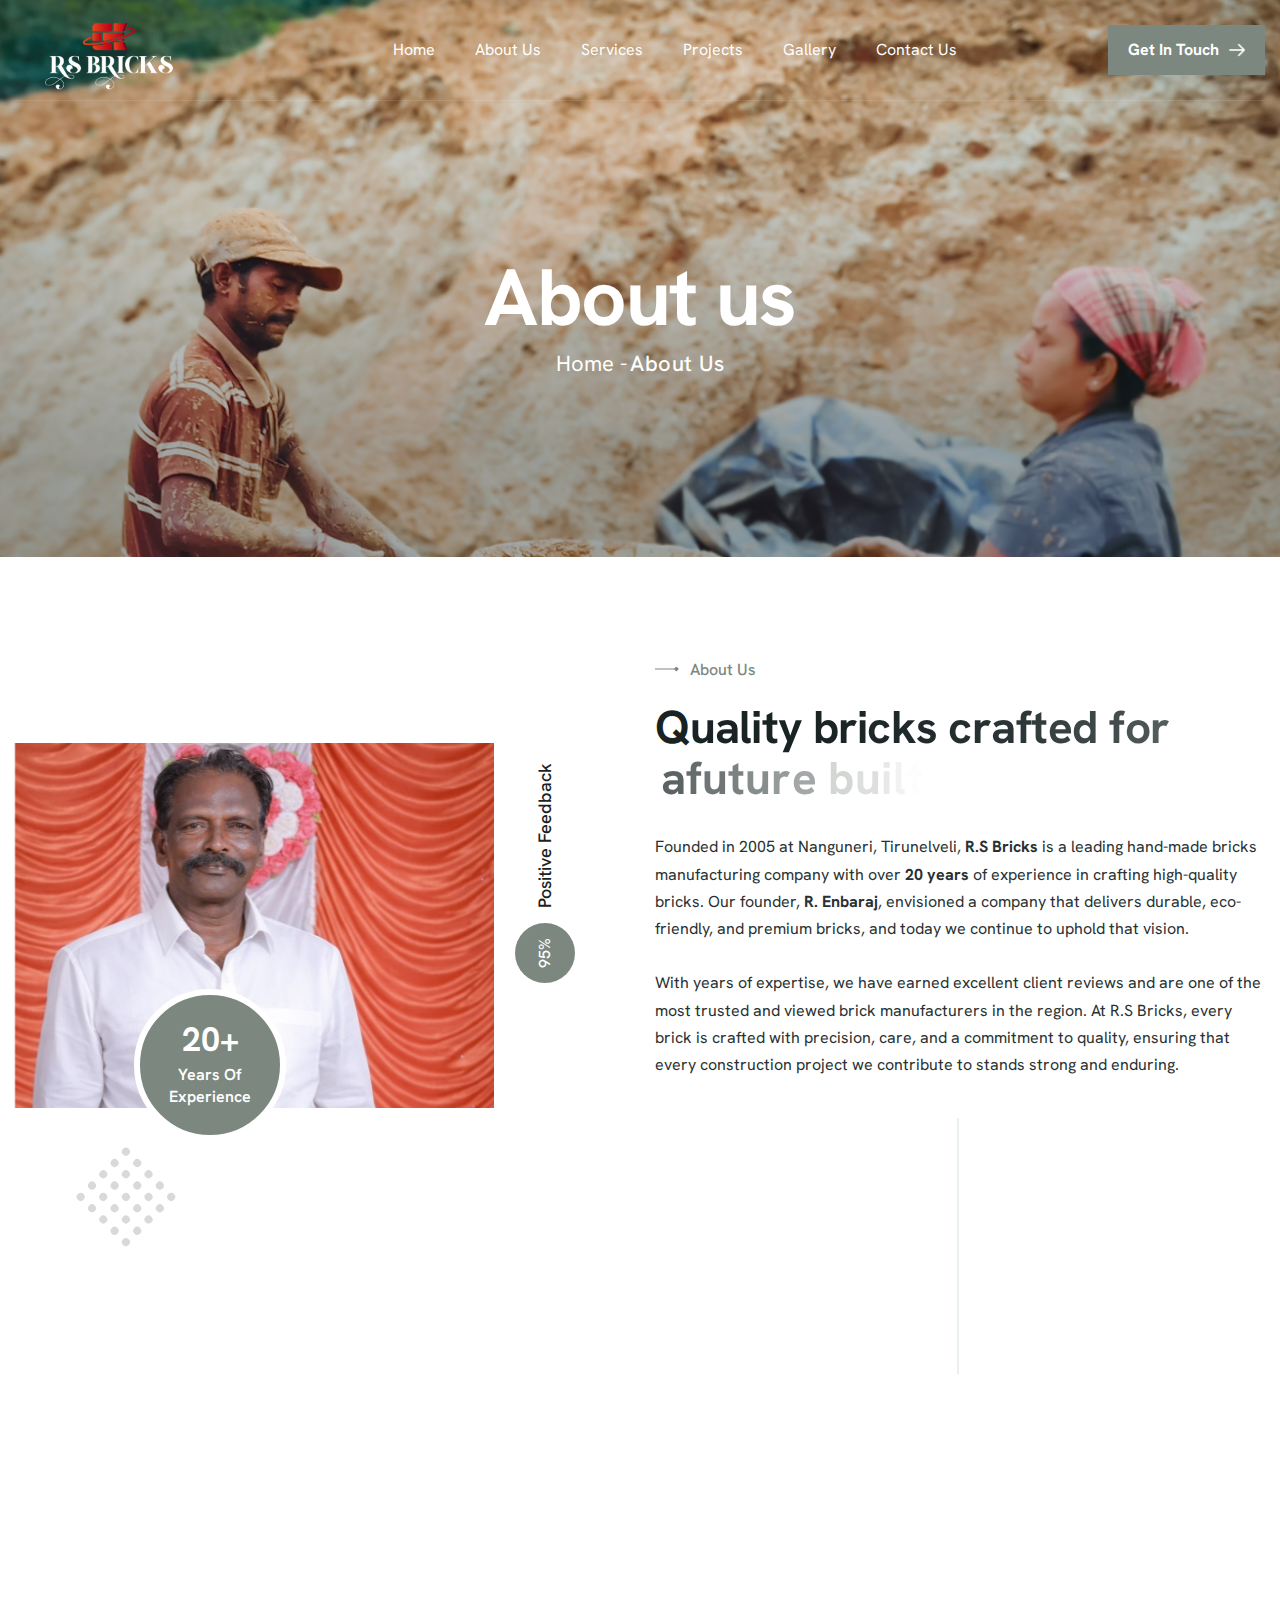
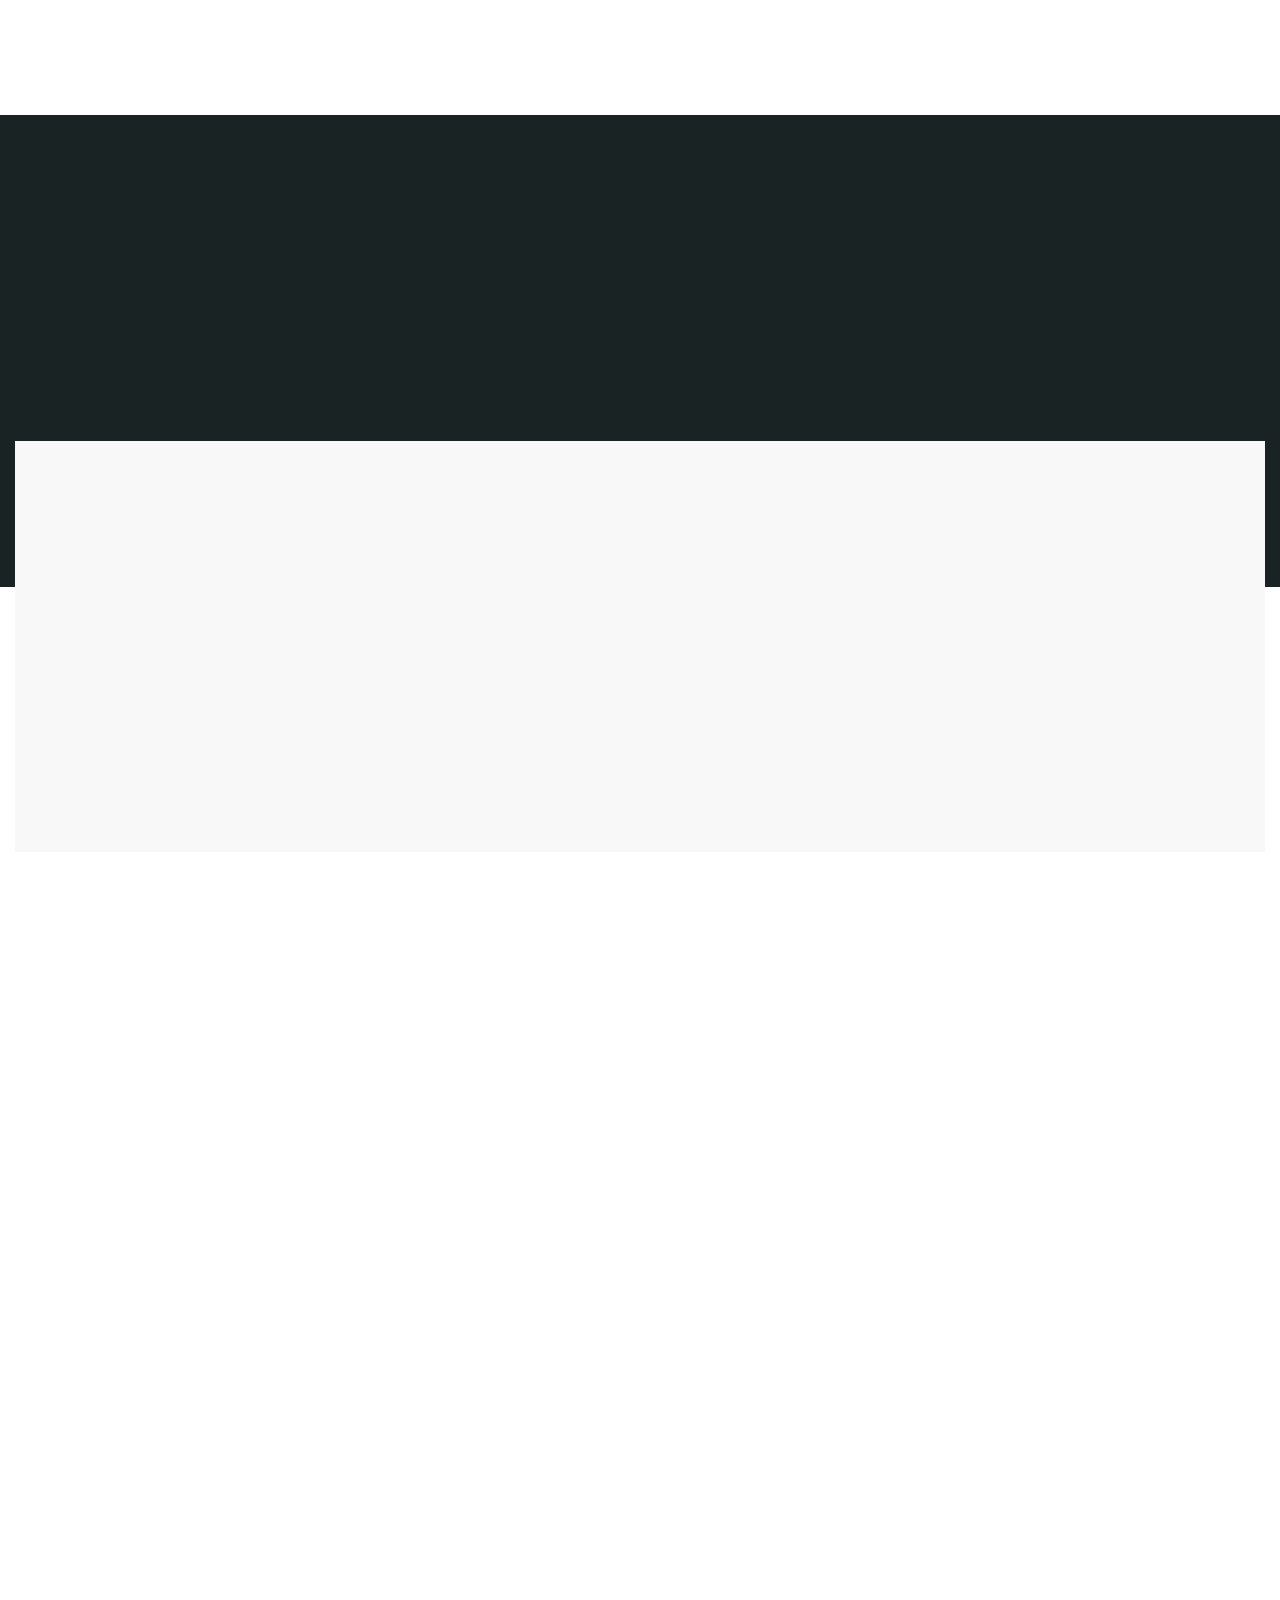
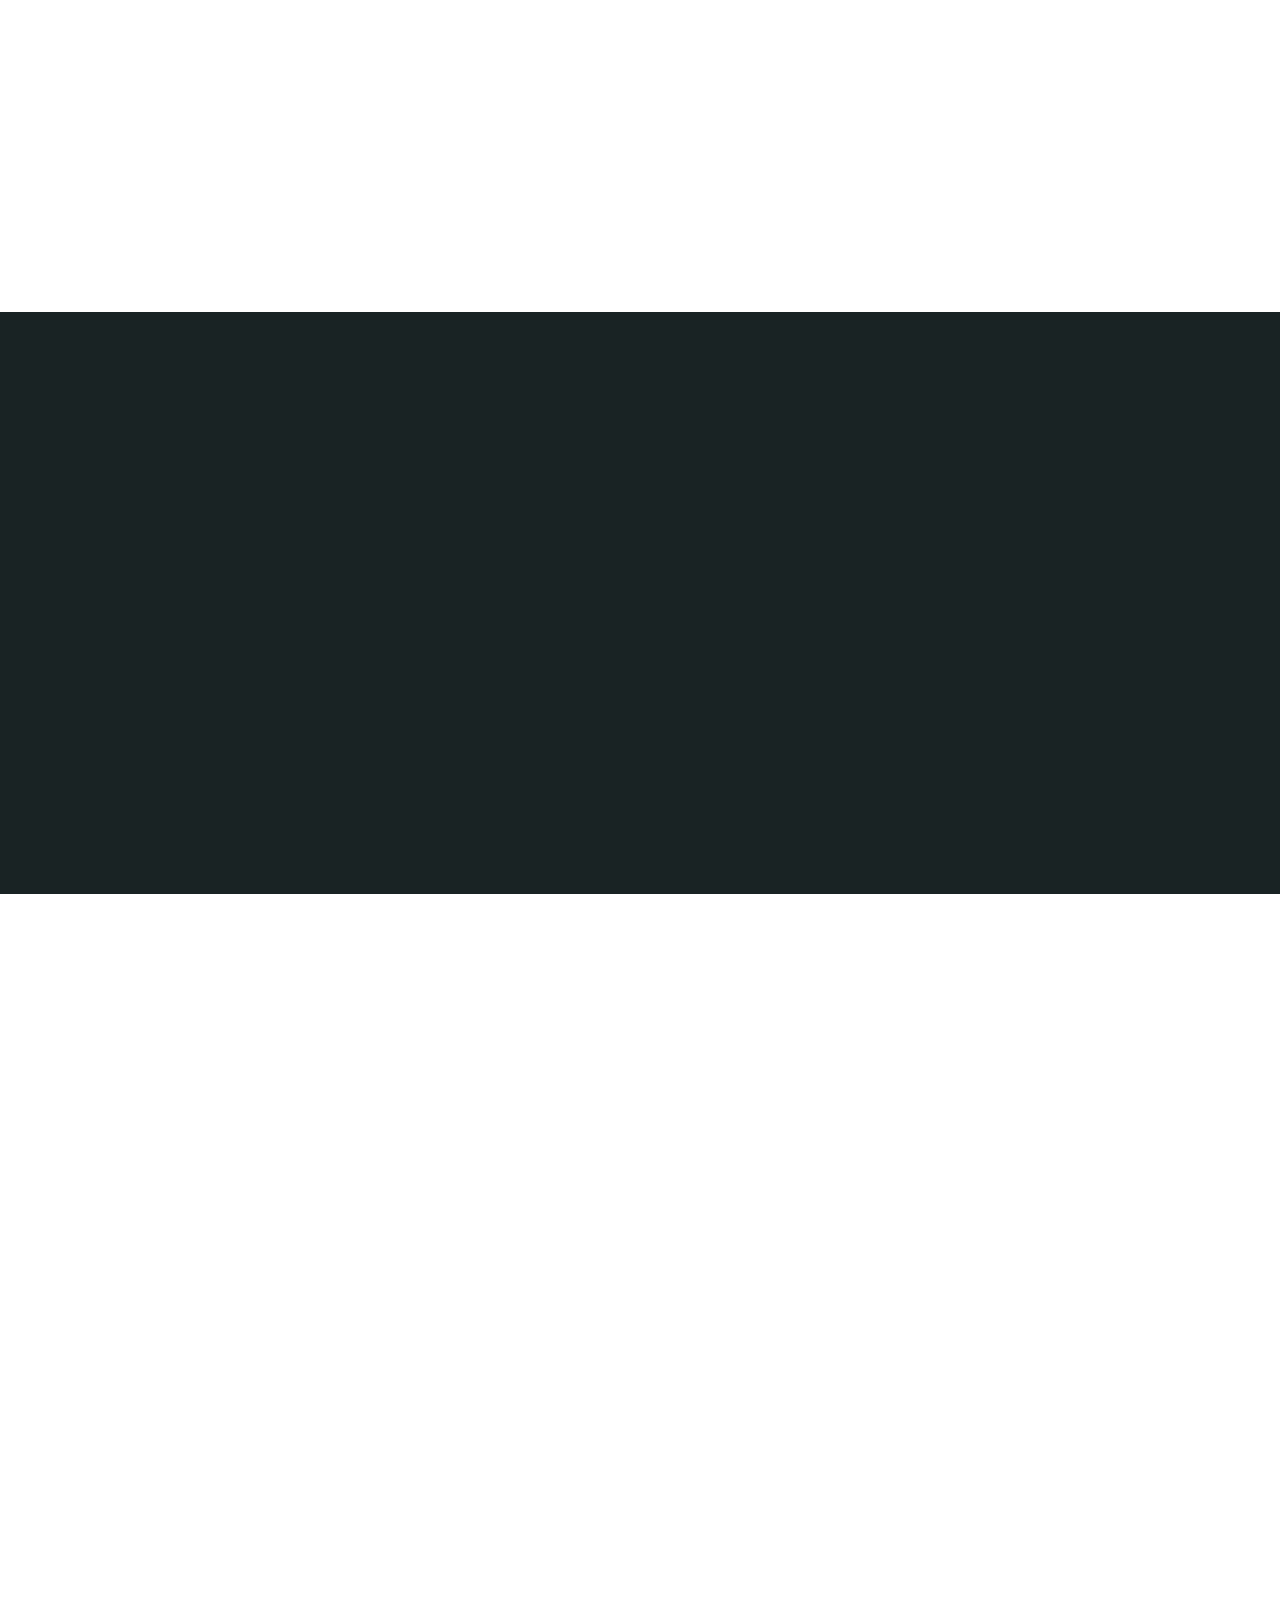
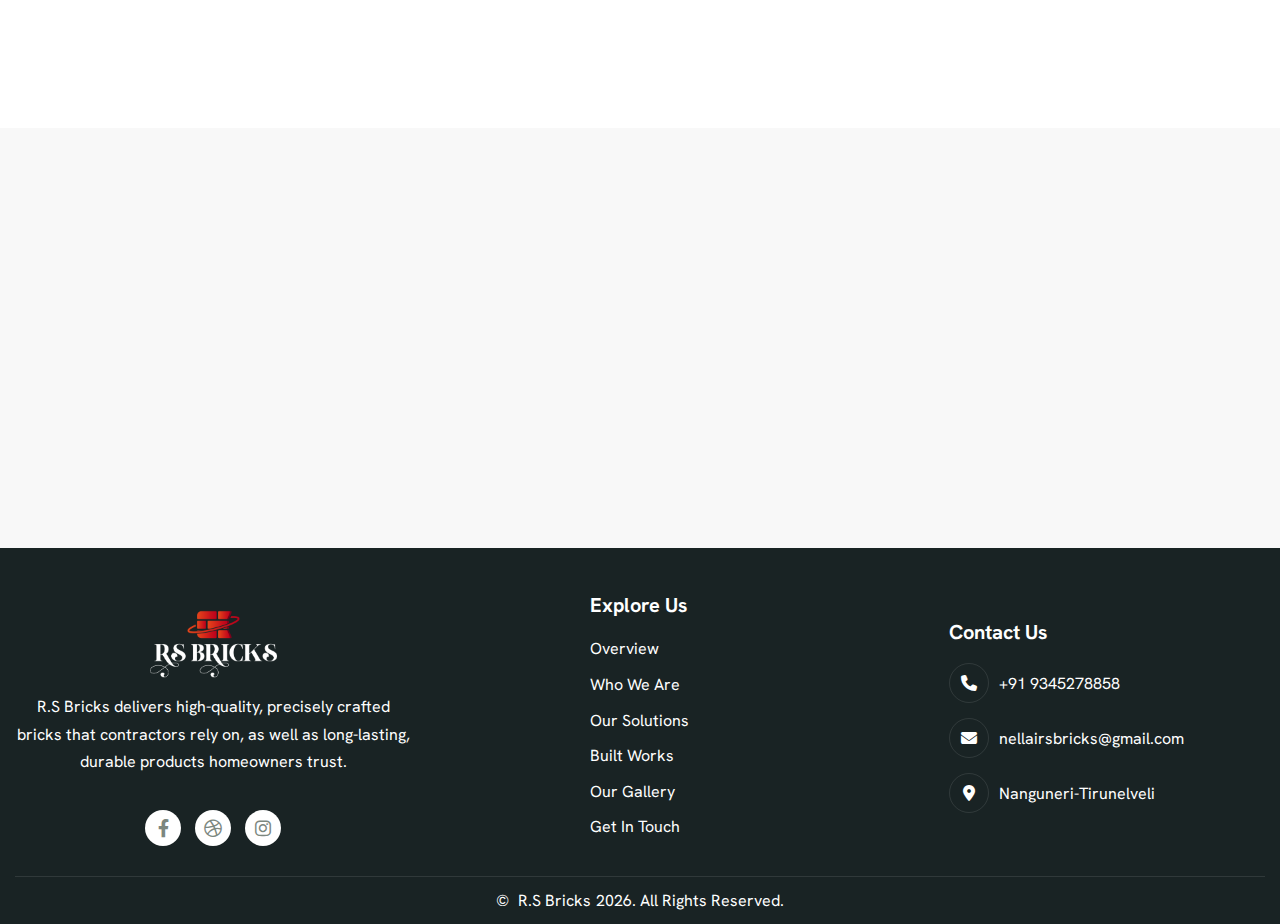
<file: about.html>
<!DOCTYPE html>
<html lang="zxx">

<!-- Mirrored from html.awaikenthemes.com/inspaire/about.html by HTTrack Website Copier/3.x [XR&CO'2014], Thu, 27 Nov 2025 04:40:22 GMT -->
<head>
	<!-- Meta -->
	<meta charset="utf-8">
	<meta http-equiv="X-UA-Compatible" content="IE=edge">
	<meta name="viewport" content="width=device-width, initial-scale=1.0, maximum-scale=1">
	<meta name="description" content="">
	<meta name="keywords" content="">
	<meta name="author" content="Awaiken">
	<!-- Page Title -->
    <title>R.S Bricks – Nellai’s Leading Brick Manufacturer & Supplier</title>
	<!-- Favicon Icon -->
	<link rel="shortcut icon" type="image/x-icon" href="images/favicon.png">
	<!-- Google Fonts Css-->
	<link rel="preconnect" href="https://fonts.googleapis.com/">
    <link rel="preconnect" href="https://fonts.gstatic.com/" crossorigin>
    <link href="https://fonts.googleapis.com/css2?family=Hanken+Grotesk:ital,wght@0,100..900;1,100..900&amp;display=swap" rel="stylesheet">
	<!-- Bootstrap Css -->
	<link href="css/bootstrap.min.css" rel="stylesheet" media="screen">
	<!-- SlickNav Css -->
	<link href="css/slicknav.min.css" rel="stylesheet">
	<!-- Swiper Css -->
	<link rel="stylesheet" href="css/swiper-bundle.min.css">
	<!-- Font Awesome Icon Css-->
	<link href="css/all.min.css" rel="stylesheet" media="screen">
	<!-- Animated Css -->
	<link href="css/animate.css" rel="stylesheet">
    <!-- Magnific Popup Core Css File -->
	<link rel="stylesheet" href="css/magnific-popup.css">
	<!-- Mouse Cursor Css File -->
	<link rel="stylesheet" href="css/mousecursor.css">
	<!-- Main Custom Css -->
	<link href="css/custom.css" rel="stylesheet" media="screen">

    <link href="css/style.css" rel="stylesheet" media="screen">
     <link href="css/style.css" rel="stylesheet" media="screen">

</head>
<body>

    <!-- Preloader Start -->
	<div class="preloader">
		<div class="loading-container">
			<div class="loading"></div>
			<div id="loading-icon"><img src="images/loader.svg" alt=""></div>
		</div>
	</div>
	<!-- Preloader End -->

    <!-- Header Start -->
	<header class="main-header">
		<div class="header-sticky">
			<nav class="container">
				<div class="navbar navbar-expand-lg">
					<!-- Logo Start -->
					<a class="navbar-brand" href="index.html">
						<img src="images/bricks-logo.PNG" alt="Logo">
					</a>
					<!-- Logo End -->

					<!-- Main Menu Start -->
					<div class="collapse navbar-collapse main-menu">
                        <div class="nav-menu-wrapper">
                            <ul class="navbar-nav mr-auto" id="menu">
                                <li class="nav-item"><a class="nav-link" href="index.html">Home</a>
                                    <!-- <ul>
                                        <li class="nav-item"><a class="nav-link" href="index-2.html">Home - Image</a></li>
                                        <li class="nav-item"><a class="nav-link" href="index-video.html">Home - Video</a></li>
                                        <li class="nav-item"><a class="nav-link" href="index-slider.html">Home - Slider</a></li>
                                    </ul> -->
                                </li>                                
                                <li class="nav-item"><a class="nav-link" href="about.html">About Us</a>
                                <li class="nav-item"><a class="nav-link" href="javascript:void(0);">Services</a>
                                    <ul>
                                         <li class="nav-item"><a class="nav-link" href="manufacture.html">Manufacturing</a></li>
                                        <li class="nav-item"><a class="nav-link" href="supply.html">Supply</a></li>
                                    </ul>
                                </li>
                                <li class="nav-item"><a class="nav-link" href="projects.html">Projects</a></li>
                                <!-- <li class="nav-item"><a class="nav-link" href="blog.html">Blog</a></li> -->
                                <li class="nav-item "><a class="nav-link" href="gallery.html">Gallery</a>
                                    <!-- <ul>                                        
                                        <li class="nav-item"><a class="nav-link" href="service-single.html">Service Details</a></li>
                                        <li class="nav-item"><a class="nav-link" href="project-single.html">Project Details</a></li>
                                        <li class="nav-item"><a class="nav-link" href="blog-single.html">Blog Details</a></li>
                                        <li class="nav-item"><a class="nav-link" href="image-gallery.html">Image Gallery</a></li>
                                        <li class="nav-item"><a class="nav-link" href="faqs.html">FAQs</a></li>
                                        <li class="nav-item"><a class="nav-link" href="404.html">404</a></li>
                                    </ul> -->
                                </li>
                                <li class="nav-item"><a class="nav-link" href="contact.html">Contact Us</a></li>                             
                            </ul>
                        </div>
                        <!-- Header Btn Start -->
                        <div class="header-btn d-inline-flex">
                            <a href="contact.html" class="btn-default">get in touch</a>
                        </div>
                        <!-- Header Btn End -->
					</div>
					<!-- Main Menu End -->
					<div class="navbar-toggle"></div>
				</div>
			</nav>
			<div class="responsive-menu"></div>
		</div>
	</header>
	<!-- Header End -->

    <!-- Page Header Start -->
	<div class="page-header parallaxie">
		<div class="container">
			<div class="row">
				<div class="col-lg-12">
					<!-- Page Header Box Start -->
					<div class="page-header-box">
						<h1 class="text-anime-style-2" data-cursor="-opaque">About us</h1>
						<nav class="wow fadeInUp">
							<ol class="breadcrumb">
								<li class="breadcrumb-item"><a href="index.html">home -</a></li>
								<li class="breadcrumb1" aria-current="page">about us</li>
							</ol>
						</nav>
					</div>
					<!-- Page Header Box End -->
				</div>
			</div>
		</div>
	</div>
	<!-- Page Header End -->

    <!-- About Us Section Start -->
    <div class="about-us page-about-us">
        <div class="container">
            <div class="row align-items-center">
                <div class="col-lg-6">
                    <!-- About Us Images Start -->
                    <div class="about-us-images">
                        <!-- About Image 1 Start -->
                        <div class="about-img-1">
                            <figure class="image-anime reveal">
                                <img src="images/appa-image.jpg" alt="">
                            </figure>
                        </div>
                        <!-- About Image 1 End -->

                        <!-- About Image 2 Start -->
                        <div class="about-img-2">
                            <figure class="image-anime reveal">
                                <img src="images/about img1.jpg" alt="">
                            </figure>

                            <!-- Feedback Counter Start -->
                            <div class="experience-counter">
                                <h3><span class="counter">20</span>+</h3>
                                <p>Years of experience</p>
                            </div>
                            <!-- Feedback Counter End -->
                        </div>
                        <!-- About Image 2 End -->
    
                        <!-- Feedback Counter Start -->
                        <div class="feedback-counter">
                            <p><span class="counter">95</span>%</p>
                            <h3>positive feedback</h3>
                        </div>
                        <!-- Feedback Counter End -->
                    </div>
                    <!-- About Us Images End -->
                </div>

                <div class="col-lg-6">
                    <!-- About Us Content Start -->
                    <div class="about-us-content">
                        <!-- Section Title Start -->
                        <div class="section-title">
                            <h3 class="wow fadeInUp">about us</h3>
                            <h2 class="text-anime-style-2" data-cursor="-opaque">Quality bricks crafted for afuture <span>built to last</span></h2>
                            <p class="wow fadeInUp" data-wow-delay="0.2s">Founded in 2005 at Nanguneri, Tirunelveli, <b>R.S Bricks</b> is a leading hand-made bricks manufacturing company with over <b>20 years</b> of experience in crafting high-quality bricks. Our founder, <b>R. Enbaraj</b>, envisioned a company that delivers durable, eco-friendly, and premium bricks, and today we continue to uphold that vision.<br><br>
                                With years of expertise, we have earned excellent client reviews and are one of the most trusted and viewed brick manufacturers in the region. At R.S Bricks, every brick is crafted with precision, care, and a commitment to quality, ensuring that every construction project we contribute to stands strong and enduring.
                            </p>
                        </div>
                        <!-- Section Title End -->

                        <!-- About Us Content Body Start -->
                        <div class="about-us-content-body">
                            <!-- About Content Info Start -->
                            <div class="about-us-content-info">
                                <!-- About Us Content List Start -->
                                <div class="about-us-content-list wow fadeInUp" data-wow-delay="0.4s">
                                    <ul>
                                         <li>Precision Brick Manufacturing Technology</li>
                                        <li>Sustainable Clay Processing</li>
                                        <li>Experienced Craftsmanship Team</li>
                                    </ul>
                                </div>
                                <!-- About Us Content List End -->

                                <!-- About Us Content Button Start -->
                                <div class="about-us-content-btn wow fadeInUp" data-wow-delay="0.6s">
                                    <a href="contact.html" class="btn-default">contect now</a>
                                </div>
                                <!-- About Us Content Button End -->
                            </div>
                            <!-- About Content Info End -->

                            <!-- About Content List Start -->
                            <div class="about-us-contact-list">
                                <!-- About Contact Item Start -->
                                <div class="about-contact-item wow fadeInUp" data-wow-delay="0.4s">
                                    <div class="icon-box">
                                        <i class="fa-solid fa-phone"></i>
                                    </div>
                                    <div class="about-contact-content">
                                        <p>need any help?</p>
                                        <a href="tel:+919345278858" class="phone-link">+91 9345278858</a>
                                    </div>
                                </div>
                                <!-- About Contact Item End -->

                                <!-- About Contact Item Start -->
                                <div class="about-contact-item wow fadeInUp" data-wow-delay="0.6s">
                                    <div class="icon-box">
                                        <figure class="image-anime">
                                            <img src="images/appa-image.jpg" alt="">
                                        </figure>
                                    </div>
                                    <div class="about-contact-content">
                                        <h3>R Enbaraj</h3>
                                        <p>Founder</p>
                                    </div>
                                </div>
                                <!-- About Contact Item End -->
                            </div>
                            <!-- About Content Info End -->
                        </div>
                        <!-- About Us Content Body End -->
                    </div>
                    <!-- About Us Content End -->
                </div>

                <div class="col-lg-12">
                    <!-- About Facility List Start -->
                    <div class="about-facility-list">
                        <!-- About Facility Item Start -->
                        <div class="about-facility-item wow fadeInUp">
                            <div class="icon-box">
                                <img src="images/about-us1.svg" alt="">
                            </div>

                            <div class="about-facility-content">
                                <h3>Affordable Pricing</h3>
                                <p>We manufacture high-quality bricks at competitive and budget-friendly prices, ensuring value without compromising strength.</p>
                            </div>
                        </div>
                        <!-- About Facility Item End -->

                        <!-- About Facility Item Start -->
                        <div class="about-facility-item wow fadeInUp" data-wow-delay="0.2s">
                            <div class="icon-box">
                                <img src="images/about-us2.svg" alt="">
                            </div>

                            <div class="about-facility-content">
                                <h3>Consistent & Reliable Quality</h3>
                                <p>Our bricks are crafted with precision and expertise, combining traditional craftsmanship with modern techniques for superior performance.</p>
                            </div>
                        </div>
                        <!-- About Facility Item End -->

                        <!-- About Facility Item Start -->
                        <div class="about-facility-item wow fadeInUp" data-wow-delay="0.4s">
                            <div class="icon-box">
                                <img src="images/about-us3.svg" alt="">
                            </div>

                            <div class="about-facility-content">
                                <h3>Skilled & Experienced Team</h3>
                                <p>Our dedicated team ensures careful production, strict quality checks, and continuous improvement to deliver the best bricks every time.</p>
                            </div>
                        </div>
                        <!-- About Facility Item End -->
                    </div>
                    <!-- About Facility List End -->
                </div>
            </div>
        </div>
    </div>
    <!-- About Us Section End -->

    <!-- Vision Mission Start -->
    <div class="vision-mission">
        <div class="container">
            <div class="row section-row align-items-center">
                <div class="col-lg-6">
                    <!-- Section Title Start -->
                    <div class="section-title dark-section">
                        <h3 class="wow fadeInUp">vision mission</h3>
                        <h2 class="text-anime-style-2" data-cursor="-opaque">Building the Future, One Brick <span> at a Time</span></h2>
                    </div>
                    <!-- Section Title End -->
                </div>

                <div class="col-lg-6">
                    <!-- Section Title Content Start -->
                    <div class="section-title-content dark-section">
                        <p class="wow fadeInUp" data-wow-delay="0.2s">Explore the wide range of projects built with R.S Bricks — from strong, elegant residential homes to durable and stylish commercial buildings. Every project reflects the quality, strength, and craftsmanship of our hand-made bricks.</p>
                    </div>
                    <!-- Section Title Content End -->
                </div>
            </div>

            <div class="row">
                <div class="col-lg-12">
                    <!-- Vision Mission Box Start -->
                    <div class="vision-mission-box">
                        <!-- Vision Mission Item Start -->
                        <div class="vision-mission-item wow fadeInUp">
                            <div class="icon-box">
                                <img src="images/icon-our-vision.svg" alt="">
                            </div>
                            <div class="vision-mission-content">
                                <h3>our vision</h3>
                                <p>At R.S Bricks, our vision is to set the benchmark in high-quality, hand-made bricks. We aim to craft durable, eco-friendly bricks that empower builders and homeowners to create strong, lasting structures. Our focus is on combining traditional craftsmanship with modern quality standards to transform every construction into a masterpiece.</p>
                            </div>
                        </div>
                        <!-- Vision Mission Item End -->
    
                        <!-- Vision Mission Item Start -->
                        <div class="vision-mission-item wow fadeInUp" data-wow-delay="0.2s">
                            <div class="icon-box">
                                <img src="images/icon-our-mission.svg" alt="">
                            </div>
                            <div class="vision-mission-content">
                                <h3>our mission</h3>
                                <p>Our mission is to deliver premium hand-made bricks from our Nanguneri-Tirunelveli factory that meet the highest standards of strength, consistency, and sustainability. We are committed to supporting builders and projects with reliable products while preserving environmentally responsible practices, ensuring every brick we make contributes to a lasting foundation.</p>
                            </div>
                        </div>
                        <!-- Vision Mission Item End -->
                    </div>
                    <!-- Vision Mission Box End -->
                </div>
            </div>
        </div>
    </div>
    <!-- Vision Mission End -->

    <!-- Best Seeling Start -->
     <!-- <div class="best-selling">
        <div class="container">
            <div class="row">
                <div class="col-lg-6">
                   
                    <div class="best-selling-content">
                     
                        <div class="best-selling-content-img">
                            <figure class="image-anime reveal">
                                <img src="images/best-selling-img-1.jpg" alt="">
                            </figure>
                        </div>
                       

                        
                        <div class="section-title">
                            <h3 class="wow fadeInUp">best selling finishes</h3>
                            <h2 class="text-anime-style-2" data-cursor="-opaque">We use materials only from personally <span>verified suppliers</span></h2>
                            <p class="wow fadeInUp" data-wow-delay="0.2s">Gloss, matte wood texture, 200+ colors to choose from. Environmentally friendly materials, all certificates are available.</p>
                        </div>
                       
                    </div>
                    
                </div>
                <div class="col-lg-6">
                    
                    <div class="best-selling-iamge">
                        <figure class="image-anime reveal">
                            <img src="images/best-selling-img-2.jpg" alt="">
                        </figure>
                    </div>
                    
                </div>
            </div>
        </div>
     </div> -->
    <!-- Best Seeling End -->

    <!-- Our Testimonial Start -->
    <!-- <div class="our-testimonials">
        <div class="container-fluid">
            <div class="row no-gutters">
                <div class="col-lg-6">
                    
                    <div class="our-testimonials-image">
                        <figure class="image-anime">
                            <img src="images/testimonial-img.jpg" alt="">
                        </figure>
                    </div>
                  
                </div>

                <div class="col-lg-6">
                    
                    <div class="our-testimonial-content">
                       
                        <div class="section-title">
                            <h3 class="wow fadeInUp">client testimonials</h3>
                            <h2 class="text-anime-style-2" data-cursor="-opaque">Trusted by thousand of <span>people & companies.</span></h2>
                        </div>
                        

                        
                        <div class="testimonial-slider">
                            <div class="swiper">
                                <div class="swiper-wrapper" data-cursor-text="Drag">
                                    
                                    <div class="swiper-slide">
                                        <div class="testimonial-item">	
                                            <div class="testimonial-rating">
                                                <i class="fa-solid fa-star"></i>
                                                <i class="fa-solid fa-star"></i>
                                                <i class="fa-solid fa-star"></i>
                                                <i class="fa-solid fa-star"></i>
                                                <i class="fa-solid fa-star"></i>
                                            </div>                                        
                                            <div class="testimonial-body">
                                                <div class="testimonial-content">
                                                    <p>I couldn't be happier with the transformation of my home! From our very first consultation, the team at took the time to understand my vision and preferences.</p>
                                                </div>
                                            </div>
                                            <div class="testimonial-body">
                                                <div class="author-image">
                                                    <figure class="image-anime">
                                                        <img src="images/author-1.jpg" alt="">
                                                    </figure>
                                                </div>            
                                                <div class="author-content">
                                                    <h3>arlene mcCoy</h3>
                                                    <p>co. founder</p>
                                                </div>
                                            </div>
                                        </div>
                                    </div>
                                    

                                   
                                    <div class="swiper-slide">
                                        <div class="testimonial-item">	
                                            <div class="testimonial-rating">
                                                <i class="fa-solid fa-star"></i>
                                                <i class="fa-solid fa-star"></i>
                                                <i class="fa-solid fa-star"></i>
                                                <i class="fa-solid fa-star"></i>
                                                <i class="fa-solid fa-star"></i>
                                            </div>                                        
                                            <div class="testimonial-content">
                                                <p>I couldn't be happier with the transformation of my home! From our very first consultation, the team at took the time to understand my vision and preferences.</p>
                                            </div>
                                            <div class="testimonial-body">
                                                <div class="author-image">
                                                    <figure class="image-anime">
                                                        <img src="images/author-1.jpg" alt="">
                                                    </figure>
                                                </div>            
                                                <div class="author-content">
                                                    <h3>arlene mcCoy</h3>
                                                    <p>co founder</p>
                                                </div>
                                            </div>
                                        </div>
                                    </div>
                                    
                                </div>
                            </div>
                        </div>
                      

                        
                        <div class="testimonial-rating-counter">
                            <div class="rating-counter">
                                <h2><span class="counter">4.82</span></h2>
                            </div>
                            <div class="testimonial-rating-content">
                                <div class="testimonial-client-rating">
                                    <i class="fa-solid fa-star"></i>
                                    <i class="fa-solid fa-star"></i>
                                    <i class="fa-solid fa-star"></i>
                                    <i class="fa-solid fa-star"></i>
                                    <i class="fa-solid fa-star"></i>
                                </div>
                                <p>2,488 reviews</p>
                            </div>
                        </div>
                       
                    </div>
                    
                </div>
            </div>
        </div>
    </div> -->
    <!-- Our Testimonial End -->

    <!-- Our Team Section Start -->
     <div class="our-team">
        <div class="container">
            <div class="row section-row align-items-center">
                <div class="col-lg-5">
                    <!-- Section Title Start -->
                    <div class="section-title">
                        <h3 class="wow fadeInUp">meet our team</h3>
                        <h2 class="text-anime-style-2" data-cursor="-opaque">Building strength with  <span> precision and care </span></h2>
                    </div>
                    <!-- Section Title End -->
                </div>

                <div class="col-lg-7">
                    <!-- Section Title Content Start -->
                    <div class="section-title-content">
                        <p class="wow fadeInUp" data-wow-delay="0.2s">Behind every R.S Brick is a dedicated team committed to precision, quality, and craftsmanship. From raw material selection to final production, we ensure every brick meets the highest construction standards.</p>
                    </div>
                    <!-- Section Title Content End -->
                </div>
            </div>

            <div class="row">
                <div class="col-lg-4 col-md-6">
                    <!-- Team Member Item Start -->
					<div class="team-member-item wow fadeInUp">
                        <!-- Team Image Start -->
						<div class="team-image">
                            <a data-cursor-text="View">
                                <figure class="image-anime">
                                    <img src="images/jegan bhai.png" alt="">
                                </figure>
                            </a>

                            <!-- Team Readmore Button Start -->
                            <div class="team-readmore-btn">
                                <a href="projects.html"><img src="images/arrow-white.svg" alt=""></a>
                            </div>
                            <!-- Team Readmore Button End -->
						</div>	
                        <!-- Team Image End -->

                        <!-- Team Body Start -->
                        <div class="team-body">
                            <!-- Team Content Start -->
                            <div class="team-content">
                                <h3>harry R. blackston</h3>
                                <p>co-founder & CEO</p>
                            </div>
                            <!-- Team Content End -->
                            
                            <!-- Team Social List Start -->
                            <div class="team-social-list">
                                <!-- Team Social Icon Start -->
                                <div class="team-social-icon">
                                    <ul>
                                        <li><a href="#"><i class="fa-brands fa-instagram"></i></a></li>
                                        <li><a href="#"><i class="fa-brands fa-x-twitter"></i></a></li>
                                        <li><a href="#"><i class="fab fa-facebook-f"></i></a></li>
                                    </ul>
                                </div>
                                <!-- Team Social Icon End -->
                            </div>
                            <!-- Team Social List End -->
                        </div>
                        <!-- Team Body End -->
					</div>
					<!-- Team Member Item Start -->
                </div>

                <div class="col-lg-4 col-md-6">
                    <!-- Team Member Item Start -->
					<div class="team-member-item wow fadeInUp" data-wow-delay="0.2s">
                        <!-- Team Image Start -->
						<div class="team-image">
                            <a data-cursor-text="View">
                                <figure class="image-anime">
                                    <img src="images/kannan.png" alt="">
                                </figure>
                            </a>
                            
                            <!-- Team Readmore Button Start -->
                            <div class="team-readmore-btn">
                                <a href="projects.html"><img src="images/arrow-white.svg" alt=""></a>
                            </div>
                            <!-- Team Readmore Button End -->
						</div>	
                        <!-- Team Image End -->

                        <!-- Team Body Start -->
                        <div class="team-body">
                            <!-- Team Content Start -->
                            <div class="team-content">
                                <h3>alexa brook</h3>
                                <p>human resoures manager</p>
                            </div>
                            <!-- Team Content End -->
                            
                            <!-- Team Social List Start -->
                            <div class="team-social-list">
                                <!-- Team Social Icon Start -->
                                <div class="team-social-icon">
                                    <ul>
                                        <li><a href="#"><i class="fa-brands fa-instagram"></i></a></li>
                                        <li><a href="#"><i class="fa-brands fa-x-twitter"></i></a></li>
                                        <li><a href="#"><i class="fab fa-facebook-f"></i></a></li>
                                    </ul>
                                </div>
                                <!-- Team Social Icon End -->
                            </div>
                            <!-- Team Social List End -->
                        </div>
                        <!-- Team Body End -->
					</div>
					<!-- Team Member Item Start -->
                </div>

                <div class="col-lg-4 col-md-6">
                    <!-- Team Member Item Start -->
					<div class="team-member-item wow fadeInUp" data-wow-delay="0.4s">
                        <!-- Team Image Start -->
						<div class="team-image">
                            <a data-cursor-text="View">
                                <figure class="image-anime">
                                    <img src="images/najim bhai.png" alt="">
                                </figure>
                            </a>
                            
                            <!-- Team Readmore Button Start -->
                            <div class="team-readmore-btn">
                                <a href="projects.html"><img src="images/arrow-white.svg" alt=""></a>
                            </div>
                            <!-- Team Readmore Button End -->
						</div>	
                        <!-- Team Image End -->

                        <!-- Team Body Start -->
                        <div class="team-body">
                            <!-- Team Content Start -->
                            <div class="team-content">
                                <h3>suzen hilly</h3>
                                <p>civil engineering</p>
                            </div>
                            <!-- Team Content End -->
                            
                            <!-- Team Social List Start -->
                            <div class="team-social-list">
                                <!-- Team Social Icon Start -->
                                <div class="team-social-icon">
                                    <ul>
                                        <li><a href="#"><i class="fa-brands fa-instagram"></i></a></li>
                                        <li><a href="#"><i class="fa-brands fa-x-twitter"></i></a></li>
                                        <li><a href="#"><i class="fab fa-facebook-f"></i></a></li>
                                    </ul>
                                </div>
                                <!-- Team Social Icon End -->
                            </div>
                            <!-- Team Social List End -->
                        </div>
                        <!-- Team Body End -->
					</div>
					<!-- Team Member Item Start -->
                </div>
            </div>
        </div>
     </div>
    <!-- Our Team Section End -->

    <!-- How We Work Start -->
    <div class="how-we-work">
        <div class="container">
            <div class="row section-row align-items-center">
                <div class="col-lg-6">
                    <!-- Section Title Start -->
                    <div class="section-title dark-section">
                        <h3 class="wow fadeInUp">How We Craft Every Brick</h3>
                        <h2 class="text-anime-style-2" data-cursor="-opaque">Excellence in <span>Every Brick</span></h2>
                    </div>
                    <!-- Section Title End -->
                </div>

                <div class="col-lg-6">
                    <!-- Section Title Content Start -->
                    <div class="section-title-content dark-section">
                        <p class="wow fadeInUp" data-wow-delay="0.2s">Our comprehensive approach guides you through every phase of your construction project, from initial planning to the final delivery of high-quality bricks.</p>
                    </div>
                    <!-- Section Title Content End -->
                </div>
            </div>

            <div class="row">
                <div class="col-lg-12">
                    <!-- How We Work List Start -->
                    <div class="how-we-work-list">
                        <!-- How We Item Start -->
                        <div class="how-we-work-item wow fadeInUp">
                            <div class="icon-box">
                                <img src="images/how-we-work-icon1.svg" alt="">
                            </div>
                            <div class="how-we-work-content">
                                <h3>01. Project Planning</h3>
                                <p>We assess your construction needs and plan the perfect brick solutions for every project.</p>
                            </div>
                        </div>
                        <!-- How We Item End -->

                        <!-- How We Item Start -->
                        <div class="how-we-work-item wow fadeInUp" data-wow-delay="0.2s">
                            <div class="icon-box">
                                <img src="images/how-we-work-icon2.svg" alt="">
                            </div>
                            <div class="how-we-work-content">
                                <h3>02. Quality & Material Analysis</h3>
                                <p>Our team carefully analyzes materials and requirements to ensure strength, durability, and suitability.</p>
                            </div>
                        </div>
                        <!-- How We Item End -->

                        <!-- How We Item Start -->
                        <div class="how-we-work-item wow fadeInUp" data-wow-delay="0.4s">
                            <div class="icon-box">
                                <img src="images/how-we-work-icon3.svg" alt="">
                            </div>
                            <div class="how-we-work-content">
                                <h3>03. Brick Design & Customization</h3>
                                <p>We provide bricks in customized sizes, shapes, and finishes to match your design and construction needs.</p>
                            </div>
                        </div>
                        <!-- How We Item End -->

                        <!-- How We Item Start -->
                        <div class="how-we-work-item wow fadeInUp" data-wow-delay="0.6s">
                            <div class="icon-box">
                                <img src="images/how-we-work-icon4.svg" alt="">
                            </div>
                            <div class="how-we-work-content">
                                <h3>04. Construction-Ready Bricks</h3>
                                <p>Our bricks are ready for quick installation, ensuring smooth and efficient construction.</p>
                            </div>
                        </div>
                        <!-- How We Item End -->
                    </div>
                    <!-- How We Work List End -->

                    <!-- How Work Company Slider Start -->
                    <!-- <div class="how-work-company-slider">
                        <div class="swiper">
                            <div class="swiper-wrapper">
                               
                                <div class="swiper-slide">
                                    <div class="company-logo">
                                        <img src="images/company-logo-1.svg" alt="">
                                    </div>
                                </div>
                                

                               
                                <div class="swiper-slide">
                                    <div class="company-logo">
                                        <img src="images/company-logo-2.svg" alt="">
                                    </div>
                                </div>
                             

                               
                                <div class="swiper-slide">
                                    <div class="company-logo">
                                        <img src="images/company-logo-3.svg" alt="">
                                    </div>
                                </div>
                                
                                
                                
                                <div class="swiper-slide">
                                    <div class="company-logo">
                                        <img src="images/company-logo-4.svg" alt="">
                                    </div>
                                </div>
                                
                                
                                
                                <div class="swiper-slide">
                                    <div class="company-logo">
                                        <img src="images/company-logo-5.svg" alt="">
                                    </div>
                                </div>
                                
                                
                                
                                <div class="swiper-slide">
                                    <div class="company-logo">
                                        <img src="images/company-logo-1.svg" alt="">
                                    </div>
                                </div>
                                
                            </div>
                        </div>
                    </div> -->
                    <!-- How Work Company Slider End -->
                </div>
            </div>
        </div>
    </div>
    <!-- How We Work End -->

    <!-- Our Faqs Stat -->
    <div class="our-faqs">
        <div class="container">
            <div class="row align-items-center">
                <div class="col-lg-7">
                    <!-- Our Faq Content Start -->
                    <div class="our-faqs-content">
                        <!-- Section Title Start -->
                        <div class="section-title">
                            <h3 class="wow fadeInUp">asked question</h3>
                            <h2 class="text-anime-style-2" data-cursor="-opaque">Have Questions?  <span>Look Here!</span></h2>
                            <p class="wow fadeInUp" data-wow-delay="0.2s">Our team at R.S Bricks, Nanguneri-Tirunelveli, is dedicated to delivering high-quality, hand-made bricks for every construction need.</p>
                        </div>
                        <!-- Section Title End -->

                        <!-- FAQ Accordion Start -->
                        <div class="faq-accordion" id="accordion">
                            <!-- FAQ Item Start -->
                            <div class="accordion-item wow fadeInUp">
                                <h2 class="accordion-header" id="heading1">
                                    <button class="accordion-button" type="button" data-bs-toggle="collapse" data-bs-target="#collapse1" aria-expanded="true" aria-controls="collapse1">
                                        <span>1.</span>   How do I order R.S Bricks?
                                    </button>
                                </h2>
                                <div id="collapse1" class="accordion-collapse collapse show" aria-labelledby="heading1" data-bs-parent="#accordion">
                                    <div class="accordion-body">
                                        <p>Call or message us with your requirements; we guide you through the process.</p>
                                    </div>
                                </div>
                            </div>
                            <!-- FAQ Item End -->

                            <!-- FAQ Item Start -->
                            <div class="accordion-item wow fadeInUp" data-wow-delay="0.2s">
                                <h2 class="accordion-header" id="heading2">
                                    <button class="accordion-button collapsed" type="button" data-bs-toggle="collapse" data-bs-target="#collapse2" aria-expanded="false" aria-controls="collapse2">
                                        <span>2.</span>  Do you deliver outside Tirunelveli?
                                    </button>
                                </h2>
                                <div id="collapse2" class="accordion-collapse collapse" aria-labelledby="heading2" data-bs-parent="#accordion">
                                    <div class="accordion-body">
                                        <p>Yes! We deliver to Thoothukudi and Kanyakumari districts as well, ensuring timely delivery for your projects.</p>
                                    </div>
                                </div>
                            </div>
                            <!-- FAQ Item End -->

                            <!-- FAQ Item Start -->
                            <div class="accordion-item wow fadeInUp" data-wow-delay="0.4s">
                                <h2 class="accordion-header" id="heading3">
                                    <button class="accordion-button collapsed" type="button" data-bs-toggle="collapse" data-bs-target="#collapse3" aria-expanded="false" aria-controls="collapse3">
                                        <span>3.</span>  What makes R.S Bricks special?
                                    </button>
                                </h2>
                                <div id="collapse3" class="accordion-collapse collapse" aria-labelledby="heading3" data-bs-parent="#accordion">
                                    <div class="accordion-body">
                                        <p>Each brick is hand-crafted from top-grade clay, ensuring durability, strength, and eco-friendly production.</p>
                                    </div>
                                </div>
                            </div>
                            <!-- FAQ Item End -->

                            <!-- FAQ Item Start -->
                            <div class="accordion-item wow fadeInUp" data-wow-delay="0.6s">
                                <h2 class="accordion-header" id="heading4">
                                    <button class="accordion-button collapsed" type="button" data-bs-toggle="collapse" data-bs-target="#collapse4" aria-expanded="false" aria-controls="collapse4">
                                        <span>4.</span>  How do I know the quality is reliable?
                                    </button>
                                </h2>
                                <div id="collapse4" class="accordion-collapse collapse" aria-labelledby="heading4" data-bs-parent="#accordion">
                                    <div class="accordion-body">
                                        <p>Every brick is hand-made, checked for strength, durability, and consistency.</p>
                                    </div>
                                </div>
                            </div>
                            <!-- FAQ Item End -->
                        </div>
                        <!-- FAQ Accordion End -->
                    </div>
                    <!-- Our Faq Content End -->
                </div>

                <div class="col-lg-5">
                    <!-- Our Faq Image Start -->
                    <div class="our-faqs-image">
                        <figure class="image-anime reveal">
                            <img src="images/faq-img.jpg" alt="">
                        </figure>
                    </div>
                    <!-- Our Faq Image End -->
                </div>
            </div>
        </div>
     </div>
    <!-- Our Faqs End -->

    <!-- Our Clients Start -->
     <div class="our-clients">
        <div class="container">
            <div class="row">
                <div class="col-lg-12">
                    <div class="our-clients-box">
                        <!-- Section Title Start -->
                        <div class="section-title">
                            <h3 class="wow fadeInUp">our clients</h3>
                            <h2 class="text-anime-style-2" data-cursor="-opaque">Building 800+ strong and lasting structures.</h2>
                            <p class="wow fadeInUp" data-wow-delay="0.2s">We’ve had the privilege of supplying our hand-made R.S Bricks to over 800+ projects, supporting residential homes, commercial buildings, and construction developments. Each brick reflects our commitment to durability, quality, and traditional craftsmanship.</p>
                        </div>
                        <!-- Section Title End -->

                        <!-- Client Logo Slider Start -->
                        <!-- <div class="our-client-slider">
                            <div class="swiper">
                                <div class="swiper-wrapper">
                                  
                                    <div class="swiper-slide">
                                        <div class="client-logo">
                                            <img src="images/client-logo-1.svg" alt="">
                                        </div>
                                    </div>
                                 

                                 
                                    <div class="swiper-slide">
                                        <div class="client-logo">
                                            <img src="images/client-logo-2.svg" alt="">
                                        </div>
                                    </div>
                                   

                                    
                                    <div class="swiper-slide">
                                        <div class="client-logo">
                                            <img src="images/client-logo-3.svg" alt="">
                                        </div>
                                    </div>
                                    
                                    
                                    
                                    <div class="swiper-slide">
                                        <div class="client-logo">
                                            <img src="images/client-logo-4.svg" alt="">
                                        </div>
                                    </div>
                                   
                                    
                                    
                                    <div class="swiper-slide">
                                        <div class="client-logo">
                                            <img src="images/client-logo-1.svg" alt="">
                                        </div>
                                    </div>
                                   
                                </div>
                            </div>
                        </div> -->
                        <!-- Client Logo Slider End -->
                    </div>
                </div>
            </div>
        </div>
     </div>
    <!-- Our Clients End -->

    <!-- Footer Start -->
    <footer class="main-footer">
      <div class="container">
        <div class="row">
          <div class="col-lg-4 col-md-4 centering-content mb-40">
            <!-- Footer Links Start -->
            <div class="footer-logo">
              <img src="images/bricks-logo.PNG" alt="Logo" />
            </div>
            <div class="footer-newsletter-form">
              <p>
              R.S Bricks delivers high-quality, precisely crafted bricks that contractors rely on, as well as long-lasting, durable products homeowners trust.
              </p>
            </div>
            <div class="footer-social-links">
              <ul>
                <li>
                  <a href="#"><i class="fa-brands fa-facebook-f"></i></a>
                </li>
                <li>
                  <a href="#"><i class="fa-brands fa-dribbble"></i></a>
                </li>
                <li>
                  <a href="#"><i class="fa-brands fa-instagram"></i></a>
                </li>
              </ul>
            </div>
          </div>

          <div class="col-lg-4 col-md-4 centering-content">
            <div class="footer-links">
              <h3>Explore Us</h3>
              <ul>
                <li><a href="index.html">Overview</a></li>
                <li><a href="about.html">Who We Are</a></li>
                <li><a href="manufacture.html">Our Solutions</a></li>
                <li><a href="projects.html">Built Works</a></li>
                <li><a href="gallery.html">Our Gallery</a></li>
                <li><a href="contact.html">Get In Touch</a></li>
              </ul>
            </div>
          </div>

          <div class="col-lg-4 col-md-4 centering-content">
            <!-- Footer Contact Box Start -->
            <div class="footer-contact-box footer-links">
              <h3 class="text-align-center">contact us</h3>
              <!-- Footer Contact Item Start -->
              <div class="footer-contact-item">
                <div class="icon-box">
                  <i class="fa-solid fa-phone"></i>
                </div>
                <div class="footer-contact-content">
                  <p>
                    <a href="tel:+971545518626" class="link-hover-white"
                      >+91 9345278858</a
                    >
                  </p>
                </div>
              </div>
              <!-- Footer Contact Item End -->

              <!-- Footer Contact Item Start -->
              <div class="footer-contact-item">
                <div class="icon-box">
                  <i class="fa-solid fa-envelope"></i>
                </div>
                <div class="footer-contact-content">
                  <p>
                    <a
                      href="mailto:nellairsbricks@gmail.com"
                      class="link-hover-white text-15"
                      >nellairsbricks@gmail.com</a
                    >
                  </p>
                </div>
              </div>
              <!-- Footer Contact Item End -->

              <!-- Footer Contact Item Start -->
              <div class="footer-contact-item">
                <div class="icon-box">
                  <i class="fa-solid fa-location-dot"></i>
                </div>
                <div class="footer-contact-content">
                  <p>
                    <a
                      href="https://maps.app.goo.gl/mrb4wi8DeeAuxPrMA"
                      target="_blank"
                      class="link-hover-white"
                    >
                      Nanguneri-Tirunelveli
                    </a>
                  </p>
                </div>
              </div>
              <!-- Footer Contact Item End -->
            </div>
            <!-- Footer Contact Box End -->
          </div>
        </div>

        <!-- Footer Copyright Section Start -->
        <div class="footer-copyright">
          <div class="row">
            <div class="col-md-12">
              <!-- Footer Copyright Start -->
              <div class="footer-copyright-text">
                <p>
                  ©
                  <a href="" target="_blank"> R.S Bricks</a
                  ><span id="current-year"></span>. All Rights Reserved.
                </p>
              </div>
              <!-- Footer Copyright End -->
            </div>
          </div>
        </div>
        <!-- Footer Copyright Section End -->
      </div>
    </footer>
    <!-- Footer End -->

      <script>
        document.getElementById("current-year").textContent = new Date().getFullYear();
    </script>

    <!-- Jquery Library File -->
    <script src="js/jquery-3.7.1.min.js"></script>
    <!-- Bootstrap js file -->
    <script src="js/bootstrap.min.js"></script>
    <!-- Validator js file -->
    <script src="js/validator.min.js"></script>
    <!-- SlickNav js file -->
    <script src="js/jquery.slicknav.js"></script>
    <!-- Swiper js file -->
    <script src="js/swiper-bundle.min.js"></script>
    <!-- Counter js file -->
    <script src="js/jquery.waypoints.min.js"></script>
    <script src="js/jquery.counterup.min.js"></script>
    <!-- Isotop js file -->
	<script src="js/isotope.min.js"></script>
    <!-- Magnific js file -->
    <script src="js/jquery.magnific-popup.min.js"></script>
    <!-- SmoothScroll -->
    <script src="js/SmoothScroll.js"></script>
    <!-- Parallax js -->
    <script src="js/parallaxie.js"></script>
    <!-- MagicCursor js file -->
    <script src="js/gsap.min.js"></script>
    <script src="js/magiccursor.js"></script>
    <!-- Text Effect js file -->
    <script src="js/SplitText.js"></script>
    <script src="js/ScrollTrigger.min.js"></script>
    <!-- YTPlayer js File -->
    <script src="js/jquery.mb.YTPlayer.min.js"></script>
    <!-- Wow js file -->
    <script src="js/wow.min.js"></script>
    <!-- Main Custom js file -->
    <script src="js/function.js"></script>
</body>

<!-- Mirrored from html.awaikenthemes.com/inspaire/about.html by HTTrack Website Copier/3.x [XR&CO'2014], Thu, 27 Nov 2025 04:40:25 GMT -->
</html>
</file>
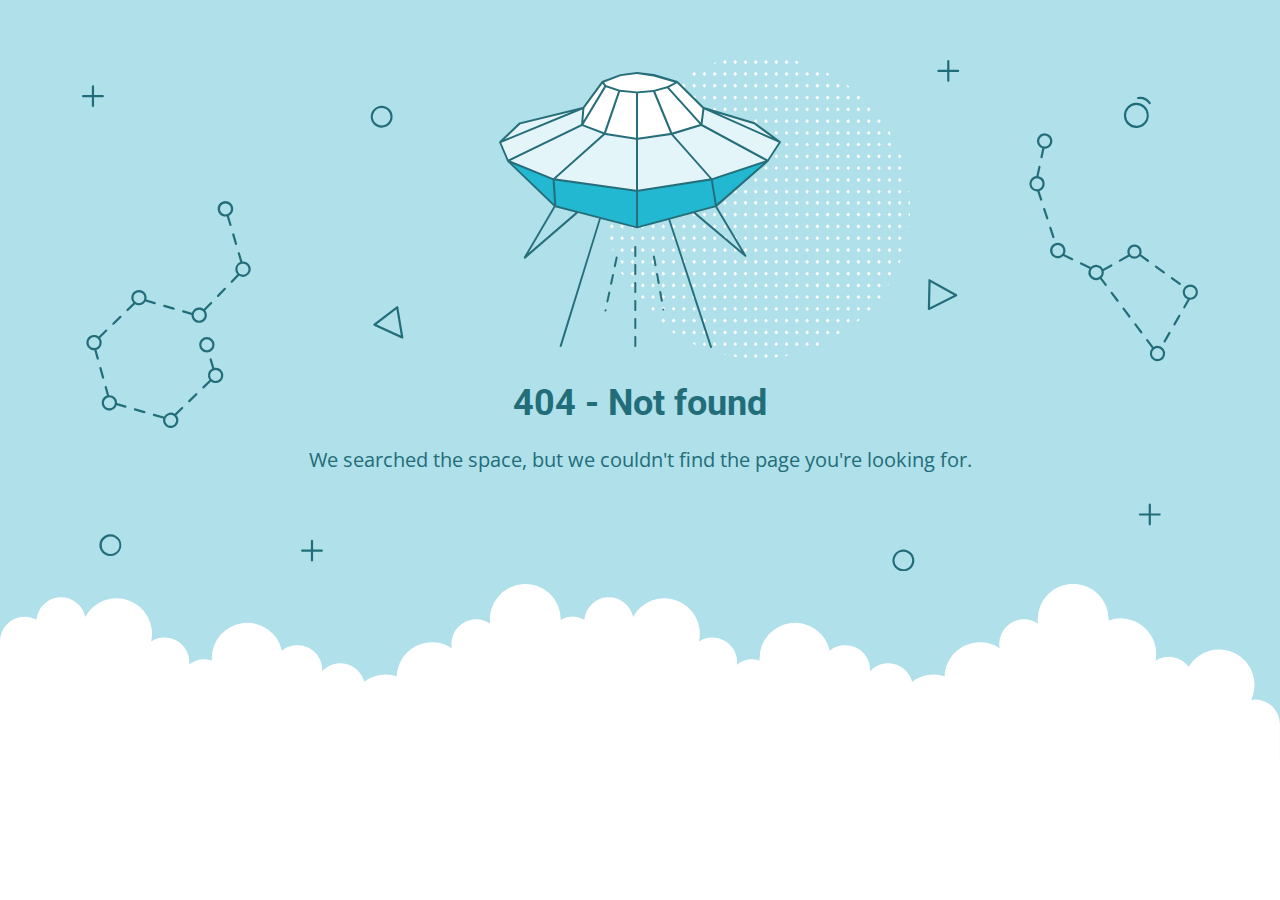
<file: blog-2.html>
<!DOCTYPE html>
<html lang="en">
<head>
    <meta charset="utf-8" />
    <meta name="viewport" content="width=device-width, initial-scale=1.0">
    <meta http-equiv="cache-control" content="no-store,max-age=0" />
    <meta name="robots" content="noindex" />
    <title>404 - Not found</title>
    <link href="https://fonts.googleapis.com/css?family=Open+Sans:400,700%7CRoboto:400,700" rel="stylesheet">
<style>
    * {
        box-sizing: border-box;
        -moz-box-sizing: border-box;
        -webkit-tap-highlight-color: transparent;
    }
    body {
        margin: 0;
        padding: 0;
        height: 100%;
        -webkit-text-size-adjust: 100%;
    }
    .fit-wide {
        position: relative;
        overflow: hidden;
        max-width: 1240px;
        margin: 0 auto;
        padding-top: 60px;
        padding-bottom: 60px;
        padding-left: 20px;
        padding-right: 20px;
    }
    .background-wrap { position: relative; }
    .background-wrap.cloud-blue { background-color: #b0e0e9; }
    .background-wrap.white { background-color: #fff; }
    .title { 
        position: relative; 
        text-align: center;
        margin: 20px auto 10px;
    }
    .title--regular { font-family: 'Roboto', Arial, sans-serif; }
    .title--size-large { font-size: 36px; line-height: 46px; }
    .title--size-semimedium { font-size: 20px; line-height: 28px; }
    .title--weight-normal { font-weight: 400; }
    .title--weight-bold { font-weight: 700; }
    .title--subtitle { 
        padding-bottom: 40px; 
        font-family: 'Open Sans', Arial ,sans-serif; 
        text-align: center;
    }
    .error h1,
    .error p { color: #226d7a; }
    .error--bg__cover {
        position: absolute;
        left: 0;
        right: 0;
        width: 90%;
        margin: 0 auto;
    }
    .error--shape__clouds svg {
        display: block;
    }
    .abstract-half-dot--circle {
        z-index: 0;
        position: absolute;
        left: 15em;
        right: 0;
        width: 300px;
        height: 300px;
        margin: 0 auto;
    }
    .icon-graphic {
        z-index: 1;
        position: relative;
        width: 300px;
        height: 300px;
        margin: 0 auto;
    }
    @media screen and (max-width: 767px) {
        .error--bg__cover { display: none; }
        .abstract-half-dot--circle { left: 0; }
    }
</style>
</head>
<body>
    <div id="container">
        <section class="error content background-wrap cloud-blue">
            <div class="fit-wide">
                <div class="error--bg__cover">
                    <svg id="acce7670-904f-4f8c-b867-68138c2f8c06" data-name="Layer 1" xmlns="http://www.w3.org/2000/svg" viewBox="0 0 1019 467"><title>404_bg</title><path d="M962.794,62.029a11.471,11.471,0,0,1-.656-22.923h0a11.471,11.471,0,0,1,1.327,22.9C963.24,62.023,963.017,62.029,962.794,62.029ZM962.253,41.1a9.47,9.47,0,1,0,10,8.906,9.481,9.481,0,0,0-10-8.906Z" fill="#1e6d7a"/><path d="M974.934,40.4a1,1,0,0,1-.836-.45,10.049,10.049,0,0,0-9.688-4.276A1,1,0,0,1,964.1,33.7a11.952,11.952,0,0,1,11.67,5.153,1,1,0,0,1-.834,1.549Z" fill="#1e6d7a"/><path d="M273.605,61.8a9.971,9.971,0,0,1-7.251-3.106h0a10.012,10.012,0,1,1,7.251,3.106Zm0-17.991a8,8,0,0,0-5.8,13.507h0a8,8,0,1,0,5.8-13.507Z" fill="#226d7a"/><path d="M26.007,453q-.131,0-.261,0a10.019,10.019,0,1,1,.261,0ZM26,435a8.042,8.042,0,1,0,.208,0C26.134,435,26.064,435,26,435Z" fill="#226d7a"/><path d="M750.007,467q-.13,0-.261,0a9.933,9.933,0,0,1-6.994-3.108h0a10,10,0,1,1,7.255,3.11Zm-.013-18a8,8,0,0,0-5.793,13.511h0a8,8,0,1,0,6-13.509C750.134,449,750.063,449,749.994,449Z" fill="#226d7a"/><path d="M292.416,254.312a1.013,1.013,0,0,1-.417-.09L266.634,242.6a1,1,0,0,1-.191-1.7L287.2,225a1,1,0,0,1,1.594.629l4.607,27.516a1,1,0,0,1-.986,1.165Zm-23.437-12.835,22.139,10.141L287.1,227.6Z" fill="#226d7a"/><path d="M773.316,228.33a1,1,0,0,1-1-1.022l.571-26.14a1,1,0,0,1,1.487-.851l24.356,13.607a1,1,0,0,1-.038,1.767l-24.926,12.532A1.006,1.006,0,0,1,773.316,228.33Zm1.535-25.456-.5,22.815,21.756-10.938Z" fill="#226d7a"/><path d="M136.509,150.348l-2.39-8.09a7.115,7.115,0,1,0-1.9.629l2.372,8.028a1,1,0,0,0,.959.717,1,1,0,0,0,.959-1.284ZM126,136a5,5,0,1,1,5,5A5.006,5.006,0,0,1,126,136Z" fill="#226d7a"/><path d="M137.141,159.545l2.55,8.632a1,1,0,0,0,.959.717,1.037,1.037,0,0,0,.284-.041,1,1,0,0,0,.675-1.243l-2.55-8.631a1,1,0,0,0-1.918.566Z" fill="#226d7a"/><path d="M129.751,208.226l-6.265,6.461a1,1,0,0,0,1.436,1.393l6.265-6.461a1,1,0,0,0-1.436-1.393Z" fill="#226d7a"/><path d="M92.076,230.463l7.936,2.293c0,.082-.012.162-.012.244a7,7,0,1,0,12.587-4.2l6.07-6.259a1,1,0,1,0-1.436-1.393l-6.052,6.242a6.978,6.978,0,0,0-10.8,3.386l-7.737-2.235a1,1,0,0,0-.555,1.922ZM107,228a5,5,0,1,1-5,5A5.006,5.006,0,0,1,107,228Z" fill="#226d7a"/><path d="M74.783,225.467l8.647,2.5a.989.989,0,0,0,.278.04,1,1,0,0,0,.276-1.962l-8.646-2.5a1,1,0,0,0-.555,1.922Z" fill="#226d7a"/><path d="M28.617,241.8a1,1,0,0,0,.7-.282l6.461-6.266a1,1,0,0,0-1.393-1.436l-6.461,6.266a1,1,0,0,0,.7,1.718Z" fill="#226d7a"/><path d="M19.257,291.006a1,1,0,0,0,.964-1.269L17.8,281.069a1,1,0,0,0-1.927.537l2.419,8.668A1,1,0,0,0,19.257,291.006Z" fill="#226d7a"/><path d="M13.216,264.635a6.979,6.979,0,0,0,3.394-10.8l6.242-6.052a1,1,0,1,0-1.393-1.435L15.2,252.413A7,7,0,1,0,11,265c.08,0,.158-.009.237-.012l2.219,7.95a1,1,0,0,0,1.927-.538ZM6,258a5,5,0,1,1,5,5A5.006,5.006,0,0,1,6,258Z" fill="#226d7a"/><path d="M39.924,315.537l-7.936-2.293c0-.082.012-.162.012-.244a7.008,7.008,0,0,0-7-7c-.08,0-.158.009-.237.012l-2.123-7.606a1,1,0,0,0-1.927.537l2.072,7.422a7,7,0,1,0,8.847,8.859l7.737,2.235a1.025,1.025,0,0,0,.278.039,1,1,0,0,0,.277-1.961ZM25,318a5,5,0,1,1,5-5A5.006,5.006,0,0,1,25,318Z" fill="#226d7a"/><path d="M57.217,320.532l-8.647-2.5a1,1,0,1,0-.554,1.922l8.646,2.5a1.03,1.03,0,0,0,.278.039,1,1,0,0,0,.277-1.961Z" fill="#226d7a"/><path d="M90.765,317.017,84.592,323a6.975,6.975,0,0,0-9.76,2.693.984.984,0,0,0-.323-.168l-8.646-2.5a1,1,0,0,0-.554,1.922l8.646,2.5a1,1,0,0,0,.216.031,7,7,0,1,0,11.98-3.2l6.006-5.825a1,1,0,1,0-1.392-1.435ZM81,334a5,5,0,1,1,5-5A5.006,5.006,0,0,1,81,334Z" fill="#226d7a"/><path d="M103.687,304.486l-6.461,6.266a1,1,0,0,0,1.393,1.436l6.461-6.266a1,1,0,0,0-1.393-1.436Z" fill="#226d7a"/><path d="M147,184c-.182,0-.361.014-.54.027l-2.3-7.786a1,1,0,1,0-1.918.567l2.263,7.66a6.977,6.977,0,0,0-2.643,11.269l-5.845,6.028a1,1,0,1,0,1.436,1.392L143.419,197A7,7,0,1,0,147,184Zm0,12a4.995,4.995,0,0,1-1.121-9.863,1.033,1.033,0,0,0,.155-.022c.015,0,.025-.016.04-.021A5,5,0,1,1,147,196Z" fill="#226d7a"/><path d="M52,224a7,7,0,0,0,5.984-3.386l8.153,2.356a1.025,1.025,0,0,0,.278.039,1,1,0,0,0,.276-1.961l-7.924-2.29a7,7,0,1,0-11.918,2.965l-6.006,5.824a1,1,0,1,0,1.392,1.436L48.408,223A6.952,6.952,0,0,0,52,224Zm0-12a5,5,0,1,1-5,5A5.006,5.006,0,0,1,52,212Z" fill="#226d7a"/><path d="M122,281a6.984,6.984,0,0,0-1.218.113l-2.362-8.03a1,1,0,0,0-1.919.564l2.381,8.1a6.972,6.972,0,0,0-2.492,10.427l-6.242,6.052a1,1,0,0,0,1.393,1.435l6.259-6.069A7,7,0,1,0,122,281Zm0,12a5,5,0,1,1,5-5A5.006,5.006,0,0,1,122,293Z" fill="#226d7a"/><path d="M121,260a7,7,0,1,0-7,7A7.008,7.008,0,0,0,121,260Zm-12,0a5,5,0,1,1,5,5A5.006,5.006,0,0,1,109,260Z" fill="#226d7a"/><path d="M886.983,162.773a1,1,0,0,0,.951-1.311l-2.8-8.555a1,1,0,0,0-1.9.621l2.8,8.555A1,1,0,0,0,886.983,162.773Z" fill="#226d7a"/><path d="M879.544,135.8a1,1,0,1,0-1.9.621l2.795,8.555a1,1,0,0,0,.951.69,1,1,0,0,0,.95-1.311Z" fill="#226d7a"/><path d="M904.543,181l-7.442-3.582a7.032,7.032,0,1,0-1.252,1.616l7.827,3.768a.981.981,0,0,0,.432.1,1,1,0,0,0,.435-1.9ZM891,179a5,5,0,1,1,5-5A5.006,5.006,0,0,1,891,179Z" fill="#226d7a"/><path d="M956.292,179.469a6.477,6.477,0,0,0,9.659-.268l6.739,4.9a1,1,0,1,0,1.176-1.617L967,177.492a6.5,6.5,0,1,0-11.811.4,1.064,1.064,0,0,0-.121.039l-7.852,4.4a1,1,0,0,0,.976,1.745l7.853-4.4A.985.985,0,0,0,956.292,179.469ZM961,170.5a4.5,4.5,0,1,1-4.5,4.5A4.505,4.505,0,0,1,961,170.5Z" fill="#226d7a"/><path d="M987.248,194.689a1,1,0,1,0,1.176-1.617l-7.278-5.294a1,1,0,0,0-1.176,1.618Z" fill="#226d7a"/><path d="M995.7,198.366a1,1,0,0,0-1.176,1.617l7.28,5.293a.986.986,0,0,0,.587.192,1,1,0,0,0,.588-1.809Z" fill="#226d7a"/><path d="M1002.5,232.72a1,1,0,0,0-1.366.365l-4.5,7.793a1,1,0,1,0,1.732,1l4.5-7.792A1,1,0,0,0,1002.5,232.72Z" fill="#226d7a"/><path d="M993.49,248.305a1,1,0,0,0-1.366.366l-4.5,7.793a1,1,0,0,0,1.733,1l4.5-7.793A1,1,0,0,0,993.49,248.305Z" fill="#226d7a"/><path d="M951.8,226.4a1,1,0,0,0-1.6,1.2l5.4,7.2a1,1,0,1,0,1.6-1.2Z" fill="#226d7a"/><path d="M962.6,240.8A1,1,0,0,0,961,242l5.4,7.2A1,1,0,0,0,968,248Z" fill="#226d7a"/><path d="M931.091,198.789a6.943,6.943,0,0,0,1.777-6.129l7.473-4.185a1,1,0,1,0-.977-1.745l-7.172,4.016a6.988,6.988,0,0,0-11.127-1.7.981.981,0,0,0-.3-.23l-8.11-3.9a1,1,0,1,0-.867,1.8l8.1,3.9a6.988,6.988,0,0,0,9.645,9.428L934,206a1,1,0,0,0,1.6-1.2ZM921,194a5,5,0,1,1,5,5A5.006,5.006,0,0,1,921,194Z" fill="#226d7a"/><path d="M941,212a1,1,0,0,0-1.6,1.2l5.4,7.2a1,1,0,1,0,1.6-1.2Z" fill="#226d7a"/><path d="M876.837,80.654l-1.7,7.937a1,1,0,0,0,.767,1.187,1.029,1.029,0,0,0,.211.022,1,1,0,0,0,.977-.79l1.718-8.02c.064,0,.126.01.19.01a7.013,7.013,0,1,0-2.163-.346ZM879,69a5,5,0,1,1-5,5A5.006,5.006,0,0,1,879,69Z" fill="#226d7a"/><path d="M879,113a7.012,7.012,0,0,0-5.58-6.855l1.786-8.335a1,1,0,0,0-1.955-.419L871.4,106.03A7,7,0,0,0,872,120c.091,0,.18-.01.271-.014l2.576,7.879a1,1,0,0,0,.95.69.985.985,0,0,0,.31-.05,1,1,0,0,0,.64-1.261l-2.492-7.624A7.007,7.007,0,0,0,879,113Zm-7,5a5,5,0,1,1,5-5A5.006,5.006,0,0,1,872,118Z" fill="#226d7a"/><path d="M1012,205a7,7,0,0,0-2.469,13.542l-3.9,6.75a1,1,0,1,0,1.732,1l4.227-7.314c.136.008.271.021.41.021a7,7,0,0,0,0-14Zm0,12a5,5,0,1,1,5-5A5.006,5.006,0,0,1,1012,217Z" fill="#226d7a"/><path d="M982,261a6.941,6.941,0,0,0-3.527.964L973.4,255.2a1,1,0,1,0-1.6,1.2l5.109,6.812A6.99,6.99,0,1,0,982,261Zm0,12a5,5,0,1,1,5-5A5.006,5.006,0,0,1,982,273Z" fill="#226d7a"/><path d="M19,32H11V24a1,1,0,0,0-2,0v8H1a1,1,0,0,0,0,2H9v8a1,1,0,0,0,2,0V34h8a1,1,0,0,0,0-2Z" fill="#206d7a"/><path d="M219,447h-8v-8a1,1,0,0,0-2,0v8h-8a1,1,0,0,0,0,2h8v8a1,1,0,0,0,2,0v-8h8a1,1,0,0,0,0-2Z" fill="#206d7a"/><path d="M984,414h-8v-8a1,1,0,0,0-2,0v8h-8a1,1,0,0,0,0,2h8v8a1,1,0,0,0,2,0v-8h8a1,1,0,0,0,0-2Z" fill="#206d7a"/><path d="M800,9h-8V1a1,1,0,0,0-2,0V9h-8a1,1,0,0,0,0,2h8v8a1,1,0,0,0,2,0V11h8a1,1,0,0,0,0-2Z" fill="#206d7a"/></svg>
                </div>
                <div>
                    <div class="abstract-half-dot--circle">
                        <svg id="a57f7293-9654-4013-9c82-7cad22fc3689" data-name="Layer 1" xmlns="http://www.w3.org/2000/svg" viewBox="0 0 300 298.181"><title>circle_dots</title><polygon points="145.742 133.848 147.581 131.734 145.742 129.621 143.904 131.734 145.742 133.848" fill="#fff"/><polygon points="145.742 122.041 147.581 119.928 145.742 117.814 143.904 119.928 145.742 122.041" fill="#fff"/><polygon points="145.742 110.235 147.581 108.122 145.742 106.008 143.904 108.122 145.742 110.235" fill="#fff"/><polygon points="145.742 98.429 147.581 96.316 145.742 94.202 143.904 96.316 145.742 98.429" fill="#fff"/><polygon points="145.742 86.624 147.581 84.51 145.742 82.396 143.904 84.51 145.742 86.624" fill="#fff"/><polygon points="156.015 129.621 154.177 131.734 156.015 133.848 157.854 131.734 156.015 129.621" fill="#fff"/><polygon points="156.015 117.814 154.177 119.928 156.015 122.041 157.854 119.928 156.015 117.814" fill="#fff"/><polygon points="156.015 106.008 154.177 108.122 156.015 110.235 157.854 108.122 156.015 106.008" fill="#fff"/><polygon points="156.015 94.202 154.177 96.316 156.015 98.429 157.854 96.316 156.015 94.202" fill="#fff"/><polygon points="156.015 82.396 154.177 84.51 156.015 86.624 157.854 84.51 156.015 82.396" fill="#fff"/><polygon points="166.288 129.621 164.45 131.734 166.288 133.848 168.13 131.734 166.288 129.621" fill="#fff"/><polygon points="166.288 117.814 164.45 119.928 166.288 122.041 168.13 119.928 166.288 117.814" fill="#fff"/><polygon points="166.288 106.008 164.45 108.122 166.288 110.235 168.13 108.122 166.288 106.008" fill="#fff"/><polygon points="166.288 94.202 164.45 96.316 166.288 98.429 168.13 96.316 166.288 94.202" fill="#fff"/><polygon points="168.128 84.51 166.288 82.396 164.45 84.51 166.288 86.624 168.128 84.51" fill="#fff"/><polygon points="176.563 129.621 174.724 131.734 176.563 133.848 178.401 131.734 176.563 129.621" fill="#fff"/><polygon points="176.563 117.814 174.724 119.928 176.563 122.041 178.401 119.928 176.563 117.814" fill="#fff"/><polygon points="176.563 106.008 174.724 108.122 176.563 110.235 178.401 108.122 176.563 106.008" fill="#fff"/><polygon points="176.563 94.202 174.724 96.316 176.563 98.429 178.401 96.316 176.563 94.202" fill="#fff"/><polygon points="176.563 82.396 174.724 84.51 176.563 86.624 178.401 84.51 176.563 82.396" fill="#fff"/><polygon points="186.835 129.621 184.997 131.734 186.835 133.848 188.674 131.734 186.835 129.621" fill="#fff"/><polygon points="186.835 117.814 184.997 119.928 186.835 122.041 188.674 119.928 186.835 117.814" fill="#fff"/><polygon points="186.835 106.008 184.997 108.122 186.835 110.235 188.674 108.122 186.835 106.008" fill="#fff"/><polygon points="186.835 94.202 184.997 96.316 186.835 98.429 188.674 96.316 186.835 94.202" fill="#fff"/><polygon points="186.835 82.396 184.997 84.51 186.835 86.624 188.674 84.51 186.835 82.396" fill="#fff"/><polygon points="197.11 129.621 195.268 131.734 197.11 133.848 198.948 131.734 197.11 129.621" fill="#fff"/><polygon points="197.11 117.814 195.268 119.928 197.11 122.041 198.948 119.928 197.11 117.814" fill="#fff"/><polygon points="197.11 106.008 195.268 108.122 197.11 110.235 198.948 108.122 197.11 106.008" fill="#fff"/><polygon points="197.11 94.202 195.268 96.316 197.11 98.429 198.948 96.316 197.11 94.202" fill="#fff"/><polygon points="197.11 82.396 195.27 84.51 197.11 86.624 198.948 84.51 197.11 82.396" fill="#fff"/><polygon points="207.383 129.621 205.545 131.734 207.383 133.848 209.221 131.734 207.383 129.621" fill="#fff"/><polygon points="207.383 117.814 205.545 119.928 207.383 122.041 209.221 119.928 207.383 117.814" fill="#fff"/><polygon points="207.383 106.008 205.545 108.122 207.383 110.235 209.221 108.122 207.383 106.008" fill="#fff"/><polygon points="207.383 94.202 205.545 96.316 207.383 98.429 209.221 96.316 207.383 94.202" fill="#fff"/><polygon points="207.383 82.396 205.545 84.51 207.383 86.624 209.221 84.51 207.383 82.396" fill="#fff"/><polygon points="217.656 129.621 215.817 131.734 217.656 133.848 219.497 131.734 217.656 129.621" fill="#fff"/><polygon points="217.656 117.814 215.817 119.928 217.656 122.041 219.497 119.928 217.656 117.814" fill="#fff"/><polygon points="217.656 106.008 215.817 108.122 217.656 110.235 219.497 108.122 217.656 106.008" fill="#fff"/><polygon points="217.656 94.202 215.817 96.316 217.656 98.429 219.497 96.316 217.656 94.202" fill="#fff"/><polygon points="219.496 84.51 217.656 82.396 215.817 84.51 217.656 86.624 219.496 84.51" fill="#fff"/><polygon points="227.93 129.621 226.092 131.734 227.93 133.848 229.769 131.734 227.93 129.621" fill="#fff"/><polygon points="227.93 117.814 226.092 119.928 227.93 122.041 229.769 119.928 227.93 117.814" fill="#fff"/><polygon points="227.93 106.008 226.092 108.122 227.93 110.235 229.769 108.122 227.93 106.008" fill="#fff"/><polygon points="227.93 94.202 226.092 96.316 227.93 98.429 229.769 96.316 227.93 94.202" fill="#fff"/><polygon points="227.93 82.396 226.092 84.51 227.93 86.624 229.769 84.51 227.93 82.396" fill="#fff"/><polygon points="238.203 129.621 236.365 131.734 238.203 133.848 240.042 131.734 238.203 129.621" fill="#fff"/><polygon points="238.203 117.814 236.365 119.928 238.203 122.041 240.042 119.928 238.203 117.814" fill="#fff"/><polygon points="238.203 106.008 236.365 108.122 238.203 110.235 240.042 108.122 238.203 106.008" fill="#fff"/><polygon points="238.203 94.202 236.365 96.316 238.203 98.429 240.042 96.316 238.203 94.202" fill="#fff"/><polygon points="238.203 82.396 236.365 84.51 238.203 86.624 240.042 84.51 238.203 82.396" fill="#fff"/><polygon points="248.478 133.848 250.316 131.734 248.478 129.621 246.636 131.734 248.478 133.848" fill="#fff"/><polygon points="248.478 122.041 250.316 119.928 248.478 117.814 246.636 119.928 248.478 122.041" fill="#fff"/><polygon points="248.478 110.235 250.316 108.122 248.478 106.008 246.636 108.122 248.478 110.235" fill="#fff"/><polygon points="248.478 98.429 250.316 96.316 248.478 94.202 246.636 96.316 248.478 98.429" fill="#fff"/><polygon points="246.638 84.51 248.478 86.624 250.316 84.51 248.478 82.396 246.638 84.51" fill="#fff"/><polygon points="258.751 129.621 256.912 131.734 258.751 133.848 260.589 131.734 258.751 129.621" fill="#fff"/><polygon points="258.751 117.814 256.912 119.928 258.751 122.041 260.589 119.928 258.751 117.814" fill="#fff"/><polygon points="258.751 106.008 256.912 108.122 258.751 110.235 260.589 108.122 258.751 106.008" fill="#fff"/><polygon points="258.751 94.202 256.912 96.316 258.751 98.429 260.589 96.316 258.751 94.202" fill="#fff"/><polygon points="258.751 82.396 256.912 84.51 258.751 86.624 260.589 84.51 258.751 82.396" fill="#fff"/><polygon points="269.023 129.621 267.185 131.734 269.023 133.848 270.865 131.734 269.023 129.621" fill="#fff"/><polygon points="269.023 117.814 267.185 119.928 269.023 122.041 270.865 119.928 269.023 117.814" fill="#fff"/><polygon points="269.023 106.008 267.185 108.122 269.023 110.235 270.865 108.122 269.023 106.008" fill="#fff"/><polygon points="269.023 94.202 267.185 96.316 269.023 98.429 270.865 96.316 269.023 94.202" fill="#fff"/><polygon points="270.863 84.51 269.023 82.396 267.185 84.51 269.023 86.624 270.863 84.51" fill="#fff"/><polygon points="145.742 75.064 147.581 72.95 145.742 70.837 143.904 72.95 145.742 75.064" fill="#fff"/><polygon points="145.742 63.258 147.581 61.144 145.742 59.031 143.904 61.144 145.742 63.258" fill="#fff"/><polygon points="145.742 51.452 147.581 49.338 145.742 47.225 143.904 49.338 145.742 51.452" fill="#fff"/><polygon points="145.742 39.646 147.581 37.532 145.742 35.419 143.904 37.532 145.742 39.646" fill="#fff"/><polygon points="145.742 27.84 147.581 25.726 145.742 23.612 143.904 25.726 145.742 27.84" fill="#fff"/><polygon points="147.581 13.92 145.742 11.806 143.904 13.92 145.742 16.033 147.581 13.92" fill="#fff"/><polygon points="143.904 2.114 145.742 4.227 147.581 2.114 145.742 0 143.904 2.114" fill="#fff"/><polygon points="156.015 70.837 154.177 72.95 156.015 75.064 157.854 72.95 156.015 70.837" fill="#fff"/><polygon points="156.015 59.031 154.177 61.144 156.015 63.258 157.854 61.144 156.015 59.031" fill="#fff"/><polygon points="156.015 47.225 154.177 49.338 156.015 51.452 157.854 49.338 156.015 47.225" fill="#fff"/><polygon points="156.015 35.419 154.177 37.532 156.015 39.646 157.854 37.532 156.015 35.419" fill="#fff"/><polygon points="156.015 23.612 154.177 25.726 156.015 27.84 157.854 25.726 156.015 23.612" fill="#fff"/><polygon points="156.015 11.806 154.177 13.92 156.015 16.033 157.854 13.92 156.015 11.806" fill="#fff"/><polygon points="156.015 0 154.177 2.114 156.015 4.227 157.854 2.114 156.015 0" fill="#fff"/><polygon points="166.288 70.837 164.45 72.95 166.288 75.064 168.13 72.95 166.288 70.837" fill="#fff"/><polygon points="166.288 59.031 164.45 61.144 166.288 63.258 168.13 61.144 166.288 59.031" fill="#fff"/><polygon points="166.288 47.225 164.45 49.338 166.288 51.452 168.13 49.338 166.288 47.225" fill="#fff"/><polygon points="166.288 35.419 164.45 37.532 166.288 39.646 168.13 37.532 166.288 35.419" fill="#fff"/><polygon points="166.288 23.612 164.45 25.726 166.288 27.84 168.13 25.726 166.288 23.612" fill="#fff"/><polygon points="166.288 11.806 164.45 13.92 166.288 16.033 168.13 13.92 166.288 11.806" fill="#fff"/><polygon points="166.288 0 164.45 2.114 166.288 4.227 168.13 2.114 166.288 0" fill="#fff"/><polygon points="176.563 70.837 174.724 72.95 176.563 75.064 178.401 72.95 176.563 70.837" fill="#fff"/><polygon points="176.563 59.031 174.724 61.144 176.563 63.258 178.401 61.144 176.563 59.031" fill="#fff"/><polygon points="176.563 47.225 174.724 49.338 176.563 51.452 178.401 49.338 176.563 47.225" fill="#fff"/><polygon points="176.563 35.419 174.724 37.532 176.563 39.646 178.401 37.532 176.563 35.419" fill="#fff"/><polygon points="176.563 23.612 174.724 25.726 176.563 27.84 178.401 25.726 176.563 23.612" fill="#fff"/><polygon points="176.563 11.806 174.724 13.92 176.563 16.033 178.401 13.92 176.563 11.806" fill="#fff"/><polygon points="176.563 0 174.724 2.114 176.563 4.227 178.401 2.114 176.563 0" fill="#fff"/><polygon points="186.835 70.837 184.997 72.95 186.835 75.064 188.674 72.95 186.835 70.837" fill="#fff"/><polygon points="186.835 59.031 184.997 61.144 186.835 63.258 188.674 61.144 186.835 59.031" fill="#fff"/><polygon points="186.835 47.225 184.997 49.338 186.835 51.452 188.674 49.338 186.835 47.225" fill="#fff"/><polygon points="186.835 35.419 184.997 37.532 186.835 39.646 188.674 37.532 186.835 35.419" fill="#fff"/><polygon points="186.835 23.612 184.997 25.726 186.835 27.84 188.674 25.726 186.835 23.612" fill="#fff"/><polygon points="186.835 11.806 184.997 13.92 186.835 16.033 188.674 13.92 186.835 11.806" fill="#fff"/><path d="M186.835,4.227l1.839-2.113-.31-.356c-.826-.225-1.651-.45-2.483-.661L185,2.114Z" fill="#fff"/><polygon points="197.11 70.837 195.268 72.95 197.11 75.064 198.948 72.95 197.11 70.837" fill="#fff"/><polygon points="197.11 59.031 195.268 61.144 197.11 63.258 198.948 61.144 197.11 59.031" fill="#fff"/><polygon points="197.11 47.225 195.268 49.338 197.11 51.452 198.948 49.338 197.11 47.225" fill="#fff"/><polygon points="197.11 35.419 195.268 37.532 197.11 39.646 198.948 37.532 197.11 35.419" fill="#fff"/><polygon points="197.11 23.612 195.268 25.726 197.11 27.84 198.948 25.726 197.11 23.612" fill="#fff"/><polygon points="197.11 11.806 195.268 13.92 197.11 16.033 198.948 13.92 197.11 11.806" fill="#fff"/><polygon points="207.383 70.837 205.545 72.95 207.383 75.064 209.221 72.95 207.383 70.837" fill="#fff"/><polygon points="207.383 59.031 205.545 61.144 207.383 63.258 209.221 61.144 207.383 59.031" fill="#fff"/><polygon points="207.383 47.225 205.545 49.338 207.383 51.452 209.221 49.338 207.383 47.225" fill="#fff"/><polygon points="207.383 35.419 205.545 37.532 207.383 39.646 209.221 37.532 207.383 35.419" fill="#fff"/><polygon points="207.383 23.612 205.545 25.726 207.383 27.84 209.221 25.726 207.383 23.612" fill="#fff"/><polygon points="207.383 11.806 205.545 13.92 207.383 16.033 209.221 13.92 207.383 11.806" fill="#fff"/><polygon points="217.656 70.837 215.817 72.95 217.656 75.064 219.497 72.95 217.656 70.837" fill="#fff"/><polygon points="217.656 59.031 215.817 61.144 217.656 63.258 219.497 61.144 217.656 59.031" fill="#fff"/><polygon points="217.656 47.225 215.817 49.338 217.656 51.452 219.497 49.338 217.656 47.225" fill="#fff"/><polygon points="217.656 35.419 215.817 37.532 217.656 39.646 219.497 37.532 217.656 35.419" fill="#fff"/><polygon points="217.656 23.612 215.817 25.726 217.656 27.84 219.497 25.726 217.656 23.612" fill="#fff"/><path d="M217.656,16.033l1.753-2.011c-.842-.445-1.685-.887-2.535-1.317l-1.057,1.215Z" fill="#fff"/><polygon points="227.93 70.837 226.092 72.95 227.93 75.064 229.769 72.95 227.93 70.837" fill="#fff"/><polygon points="227.93 59.031 226.092 61.144 227.93 63.258 229.769 61.144 227.93 59.031" fill="#fff"/><polygon points="227.93 47.225 226.092 49.338 227.93 51.452 229.769 49.338 227.93 47.225" fill="#fff"/><polygon points="227.93 35.419 226.092 37.532 227.93 39.646 229.769 37.532 227.93 35.419" fill="#fff"/><polygon points="227.93 23.612 226.092 25.726 227.93 27.84 229.769 25.726 227.93 23.612" fill="#fff"/><polygon points="238.203 70.837 236.365 72.95 238.203 75.064 240.042 72.95 238.203 70.837" fill="#fff"/><polygon points="238.203 59.031 236.365 61.144 238.203 63.258 240.042 61.144 238.203 59.031" fill="#fff"/><polygon points="238.203 47.225 236.365 49.338 238.203 51.452 240.042 49.338 238.203 47.225" fill="#fff"/><polygon points="238.203 35.419 236.365 37.532 238.203 39.646 240.042 37.532 238.203 35.419" fill="#fff"/><path d="M236.365,25.726,238.2,27.84l1.084-1.246c-.744-.555-1.5-1.1-2.25-1.641Z" fill="#fff"/><polygon points="248.478 75.064 250.316 72.95 248.478 70.837 246.636 72.95 248.478 75.064" fill="#fff"/><polygon points="248.478 63.258 250.316 61.144 248.478 59.031 246.636 61.144 248.478 63.258" fill="#fff"/><polygon points="250.316 49.338 248.478 47.225 246.636 49.338 248.478 51.452 250.316 49.338" fill="#fff"/><polygon points="246.636 37.532 248.478 39.646 250.316 37.532 248.478 35.419 246.636 37.532" fill="#fff"/><polygon points="258.751 70.837 256.912 72.95 258.751 75.064 260.589 72.95 258.751 70.837" fill="#fff"/><polygon points="258.751 59.031 256.912 61.144 258.751 63.258 260.589 61.144 258.751 59.031" fill="#fff"/><polygon points="258.751 47.225 256.912 49.338 258.751 51.452 260.589 49.338 258.751 47.225" fill="#fff"/><polygon points="269.023 70.837 267.185 72.95 269.023 75.064 270.865 72.95 269.023 70.837" fill="#fff"/><polygon points="269.023 59.031 267.185 61.144 269.023 63.258 270.865 61.144 269.023 59.031" fill="#fff"/><polygon points="279.445 129.621 277.607 131.734 279.445 133.848 281.284 131.734 279.445 129.621" fill="#fff"/><polygon points="279.445 117.814 277.607 119.928 279.445 122.041 281.284 119.928 279.445 117.814" fill="#fff"/><polygon points="279.445 106.008 277.607 108.122 279.445 110.235 281.284 108.122 279.445 106.008" fill="#fff"/><polygon points="279.445 94.202 277.607 96.316 279.445 98.429 281.284 96.316 279.445 94.202" fill="#fff"/><polygon points="279.445 82.396 277.607 84.51 279.445 86.624 281.284 84.51 279.445 82.396" fill="#fff"/><polygon points="289.718 129.621 287.88 131.734 289.718 133.848 291.56 131.734 289.718 129.621" fill="#fff"/><polygon points="289.718 117.814 287.88 119.928 289.718 122.041 291.56 119.928 289.718 117.814" fill="#fff"/><polygon points="289.718 106.008 287.88 108.122 289.718 110.235 291.56 108.122 289.718 106.008" fill="#fff"/><path d="M287.88,96.316l1.838,2.113,1.515-1.739c-.151-.422-.3-.846-.451-1.267L289.718,94.2Z" fill="#fff"/><path d="M299.092,130.656l-.938,1.078,1.192,1.37Q299.229,131.877,299.092,130.656Z" fill="#fff"/><path d="M279.445,75.064l1.241-1.427q-.721-1.278-1.466-2.541l-1.613,1.854Z" fill="#fff"/><polygon points="1.838 129.621 0 131.734 1.838 133.848 3.677 131.734 1.838 129.621" fill="#fff"/><polygon points="1.838 117.814 0 119.928 1.838 122.041 3.677 119.928 1.838 117.814" fill="#fff"/><path d="M1.838,110.235l1.839-2.113-1.534-1.764q-.456,1.6-.876,3.22Z" fill="#fff"/><polygon points="12.113 129.621 10.271 131.734 12.113 133.848 13.951 131.734 12.113 129.621" fill="#fff"/><polygon points="12.113 117.814 10.271 119.928 12.113 122.041 13.951 119.928 12.113 117.814" fill="#fff"/><polygon points="12.113 106.008 10.271 108.122 12.113 110.235 13.951 108.122 12.113 106.008" fill="#fff"/><polygon points="12.113 94.202 10.271 96.316 12.113 98.429 13.951 96.316 12.113 94.202" fill="#fff"/><polygon points="12.113 82.396 10.273 84.51 12.113 86.624 13.951 84.51 12.113 82.396" fill="#fff"/><polygon points="22.533 129.621 20.695 131.734 22.533 133.848 24.371 131.734 22.533 129.621" fill="#fff"/><polygon points="22.533 117.814 20.695 119.928 22.533 122.041 24.371 119.928 22.533 117.814" fill="#fff"/><polygon points="22.533 106.008 20.695 108.122 22.533 110.235 24.371 108.122 22.533 106.008" fill="#fff"/><polygon points="22.533 94.202 20.695 96.316 22.533 98.429 24.371 96.316 22.533 94.202" fill="#fff"/><polygon points="22.533 82.396 20.695 84.51 22.533 86.624 24.371 84.51 22.533 82.396" fill="#fff"/><polygon points="32.808 129.621 30.966 131.734 32.808 133.848 34.646 131.734 32.808 129.621" fill="#fff"/><polygon points="32.808 117.814 30.966 119.928 32.808 122.041 34.646 119.928 32.808 117.814" fill="#fff"/><polygon points="32.808 106.008 30.966 108.122 32.808 110.235 34.646 108.122 32.808 106.008" fill="#fff"/><polygon points="32.808 94.202 30.966 96.316 32.808 98.429 34.646 96.316 32.808 94.202" fill="#fff"/><polygon points="32.808 82.396 30.968 84.51 32.808 86.624 34.646 84.51 32.808 82.396" fill="#fff"/><polygon points="43.08 129.621 41.242 131.734 43.08 133.848 44.919 131.734 43.08 129.621" fill="#fff"/><polygon points="43.08 117.814 41.242 119.928 43.08 122.041 44.919 119.928 43.08 117.814" fill="#fff"/><polygon points="43.08 106.008 41.242 108.122 43.08 110.235 44.919 108.122 43.08 106.008" fill="#fff"/><polygon points="43.08 94.202 41.242 96.316 43.08 98.429 44.919 96.316 43.08 94.202" fill="#fff"/><polygon points="43.08 82.396 41.242 84.51 43.08 86.624 44.919 84.51 43.08 82.396" fill="#fff"/><polygon points="53.353 129.621 51.515 131.734 53.353 133.848 55.195 131.734 53.353 129.621" fill="#fff"/><polygon points="53.353 117.814 51.515 119.928 53.353 122.041 55.195 119.928 53.353 117.814" fill="#fff"/><polygon points="53.353 106.008 51.515 108.122 53.353 110.235 55.195 108.122 53.353 106.008" fill="#fff"/><polygon points="53.353 94.202 51.515 96.316 53.353 98.429 55.195 96.316 53.353 94.202" fill="#fff"/><polygon points="55.193 84.51 53.353 82.396 51.515 84.51 53.353 86.624 55.193 84.51" fill="#fff"/><polygon points="63.628 129.621 61.789 131.734 63.628 133.848 65.466 131.734 63.628 129.621" fill="#fff"/><polygon points="63.628 117.814 61.789 119.928 63.628 122.041 65.466 119.928 63.628 117.814" fill="#fff"/><polygon points="63.628 106.008 61.789 108.122 63.628 110.235 65.466 108.122 63.628 106.008" fill="#fff"/><polygon points="63.628 94.202 61.789 96.316 63.628 98.429 65.466 96.316 63.628 94.202" fill="#fff"/><polygon points="63.628 82.396 61.789 84.51 63.628 86.624 65.466 84.51 63.628 82.396" fill="#fff"/><polygon points="73.901 129.621 72.062 131.734 73.901 133.848 75.739 131.734 73.901 129.621" fill="#fff"/><polygon points="73.901 117.814 72.062 119.928 73.901 122.041 75.739 119.928 73.901 117.814" fill="#fff"/><polygon points="73.901 106.008 72.062 108.122 73.901 110.235 75.739 108.122 73.901 106.008" fill="#fff"/><polygon points="73.901 94.202 72.062 96.316 73.901 98.429 75.739 96.316 73.901 94.202" fill="#fff"/><polygon points="73.901 82.396 72.062 84.51 73.901 86.624 75.739 84.51 73.901 82.396" fill="#fff"/><polygon points="84.174 129.621 82.335 131.734 84.174 133.848 86.015 131.734 84.174 129.621" fill="#fff"/><polygon points="84.174 117.814 82.335 119.928 84.174 122.041 86.015 119.928 84.174 117.814" fill="#fff"/><polygon points="84.174 106.008 82.335 108.122 84.174 110.235 86.015 108.122 84.174 106.008" fill="#fff"/><polygon points="84.174 94.202 82.335 96.316 84.174 98.429 86.015 96.316 84.174 94.202" fill="#fff"/><polygon points="86.014 84.51 84.174 82.396 82.335 84.51 84.174 86.624 86.014 84.51" fill="#fff"/><polygon points="94.448 129.621 92.61 131.734 94.448 133.848 96.286 131.734 94.448 129.621" fill="#fff"/><polygon points="94.448 117.814 92.61 119.928 94.448 122.041 96.286 119.928 94.448 117.814" fill="#fff"/><polygon points="94.448 106.008 92.61 108.122 94.448 110.235 96.286 108.122 94.448 106.008" fill="#fff"/><polygon points="94.448 94.202 92.61 96.316 94.448 98.429 96.286 96.316 94.448 94.202" fill="#fff"/><polygon points="94.448 82.396 92.61 84.51 94.448 86.624 96.286 84.51 94.448 82.396" fill="#fff"/><polygon points="104.721 129.621 102.883 131.734 104.721 133.848 106.559 131.734 104.721 129.621" fill="#fff"/><polygon points="104.721 117.814 102.883 119.928 104.721 122.041 106.559 119.928 104.721 117.814" fill="#fff"/><polygon points="104.721 106.008 102.883 108.122 104.721 110.235 106.559 108.122 104.721 106.008" fill="#fff"/><polygon points="104.721 94.202 102.883 96.316 104.721 98.429 106.559 96.316 104.721 94.202" fill="#fff"/><polygon points="104.721 82.396 102.883 84.51 104.721 86.624 106.559 84.51 104.721 82.396" fill="#fff"/><polygon points="114.996 129.621 113.154 131.734 114.996 133.848 116.834 131.734 114.996 129.621" fill="#fff"/><polygon points="114.996 117.814 113.154 119.928 114.996 122.041 116.834 119.928 114.996 117.814" fill="#fff"/><polygon points="114.996 106.008 113.154 108.122 114.996 110.235 116.834 108.122 114.996 106.008" fill="#fff"/><polygon points="114.996 94.202 113.154 96.316 114.996 98.429 116.834 96.316 114.996 94.202" fill="#fff"/><polygon points="114.996 82.396 113.156 84.51 114.996 86.624 116.834 84.51 114.996 82.396" fill="#fff"/><polygon points="125.268 133.848 127.107 131.734 125.268 129.621 123.43 131.734 125.268 133.848" fill="#fff"/><polygon points="125.268 122.041 127.107 119.928 125.268 117.814 123.43 119.928 125.268 122.041" fill="#fff"/><polygon points="125.268 110.235 127.107 108.122 125.268 106.008 123.43 108.122 125.268 110.235" fill="#fff"/><polygon points="125.268 98.429 127.107 96.316 125.268 94.202 123.43 96.316 125.268 98.429" fill="#fff"/><polygon points="125.268 86.624 127.107 84.51 125.268 82.396 123.43 84.51 125.268 86.624" fill="#fff"/><polygon points="135.541 133.848 137.383 131.734 135.541 129.621 133.703 131.734 135.541 133.848" fill="#fff"/><polygon points="135.541 122.041 137.383 119.928 135.541 117.814 133.703 119.928 135.541 122.041" fill="#fff"/><polygon points="135.541 110.235 137.383 108.122 135.541 106.008 133.703 108.122 135.541 110.235" fill="#fff"/><polygon points="135.541 98.429 137.383 96.316 135.541 94.202 133.703 96.316 135.541 98.429" fill="#fff"/><polygon points="135.541 86.624 137.381 84.51 135.541 82.396 133.703 84.51 135.541 86.624" fill="#fff"/><polygon points="22.533 70.837 20.695 72.95 22.533 75.064 24.371 72.95 22.533 70.837" fill="#fff"/><path d="M22.533,63.258l1.838-2.114-.387-.445c-.55.779-1.1,1.559-1.634,2.349Z" fill="#fff"/><polygon points="32.808 70.837 30.966 72.95 32.808 75.064 34.646 72.95 32.808 70.837" fill="#fff"/><polygon points="32.808 59.031 30.966 61.144 32.808 63.258 34.646 61.144 32.808 59.031" fill="#fff"/><path d="M32.808,51.452l1.838-2.114-.9-1.037c-.616.7-1.222,1.416-1.825,2.132Z" fill="#fff"/><polygon points="43.08 70.837 41.242 72.95 43.08 75.064 44.919 72.95 43.08 70.837" fill="#fff"/><polygon points="43.08 59.031 41.242 61.144 43.08 63.258 44.919 61.144 43.08 59.031" fill="#fff"/><polygon points="43.08 47.225 41.242 49.338 43.08 51.452 44.919 49.338 43.08 47.225" fill="#fff"/><path d="M43.08,39.646l1.839-2.114-.342-.393q-1.016.947-2.015,1.911Z" fill="#fff"/><polygon points="53.353 70.837 51.515 72.95 53.353 75.064 55.195 72.95 53.353 70.837" fill="#fff"/><polygon points="53.353 59.031 51.515 61.144 53.353 63.258 55.195 61.144 53.353 59.031" fill="#fff"/><polygon points="53.353 47.225 51.515 49.338 53.353 51.452 55.195 49.338 53.353 47.225" fill="#fff"/><polygon points="53.353 35.419 51.515 37.532 53.353 39.646 55.195 37.532 53.353 35.419" fill="#fff"/><polygon points="63.628 70.837 61.789 72.95 63.628 75.064 65.466 72.95 63.628 70.837" fill="#fff"/><polygon points="63.628 59.031 61.789 61.144 63.628 63.258 65.466 61.144 63.628 59.031" fill="#fff"/><polygon points="63.628 47.225 61.789 49.338 63.628 51.452 65.466 49.338 63.628 47.225" fill="#fff"/><polygon points="63.628 35.419 61.789 37.532 63.628 39.646 65.466 37.532 63.628 35.419" fill="#fff"/><polygon points="63.628 23.612 61.789 25.726 63.628 27.84 65.466 25.726 63.628 23.612" fill="#fff"/><polygon points="73.901 70.837 72.062 72.95 73.901 75.064 75.739 72.95 73.901 70.837" fill="#fff"/><polygon points="73.901 59.031 72.062 61.144 73.901 63.258 75.739 61.144 73.901 59.031" fill="#fff"/><polygon points="73.901 47.225 72.062 49.338 73.901 51.452 75.739 49.338 73.901 47.225" fill="#fff"/><polygon points="73.901 35.419 72.062 37.532 73.901 39.646 75.739 37.532 73.901 35.419" fill="#fff"/><polygon points="73.901 23.612 72.062 25.726 73.901 27.84 75.739 25.726 73.901 23.612" fill="#fff"/><path d="M73.9,16.033l.476-.547c-.214.119-.429.237-.642.357Z" fill="#fff"/><polygon points="84.174 70.837 82.335 72.95 84.174 75.064 86.015 72.95 84.174 70.837" fill="#fff"/><polygon points="84.174 59.031 82.335 61.144 84.174 63.258 86.015 61.144 84.174 59.031" fill="#fff"/><polygon points="84.174 47.225 82.335 49.338 84.174 51.452 86.015 49.338 84.174 47.225" fill="#fff"/><polygon points="84.174 35.419 82.335 37.532 84.174 39.646 86.015 37.532 84.174 35.419" fill="#fff"/><polygon points="84.174 23.612 82.335 25.726 84.174 27.84 86.015 25.726 84.174 23.612" fill="#fff"/><polygon points="84.174 11.806 82.335 13.92 84.174 16.033 86.015 13.92 84.174 11.806" fill="#fff"/><polygon points="94.448 70.837 92.61 72.95 94.448 75.064 96.286 72.95 94.448 70.837" fill="#fff"/><polygon points="94.448 59.031 92.61 61.144 94.448 63.258 96.286 61.144 94.448 59.031" fill="#fff"/><polygon points="94.448 47.225 92.61 49.338 94.448 51.452 96.286 49.338 94.448 47.225" fill="#fff"/><polygon points="94.448 35.419 92.61 37.532 94.448 39.646 96.286 37.532 94.448 35.419" fill="#fff"/><polygon points="94.448 23.612 92.61 25.726 94.448 27.84 96.286 25.726 94.448 23.612" fill="#fff"/><polygon points="94.448 11.806 92.61 13.92 94.448 16.033 96.286 13.92 94.448 11.806" fill="#fff"/><polygon points="104.721 70.837 102.883 72.95 104.721 75.064 106.559 72.95 104.721 70.837" fill="#fff"/><polygon points="104.721 59.031 102.883 61.144 104.721 63.258 106.559 61.144 104.721 59.031" fill="#fff"/><polygon points="104.721 47.225 102.883 49.338 104.721 51.452 106.559 49.338 104.721 47.225" fill="#fff"/><polygon points="104.721 35.419 102.883 37.532 104.721 39.646 106.559 37.532 104.721 35.419" fill="#fff"/><polygon points="104.721 23.612 102.883 25.726 104.721 27.84 106.559 25.726 104.721 23.612" fill="#fff"/><polygon points="104.721 11.806 102.883 13.92 104.721 16.033 106.559 13.92 104.721 11.806" fill="#fff"/><path d="M104.721,4.227l1.759-2.022c-.937.266-1.868.545-2.8.828Z" fill="#fff"/><polygon points="114.996 70.837 113.154 72.95 114.996 75.064 116.834 72.95 114.996 70.837" fill="#fff"/><polygon points="114.996 59.031 113.154 61.144 114.996 63.258 116.834 61.144 114.996 59.031" fill="#fff"/><polygon points="114.996 47.225 113.154 49.338 114.996 51.452 116.834 49.338 114.996 47.225" fill="#fff"/><polygon points="114.996 35.419 113.154 37.532 114.996 39.646 116.834 37.532 114.996 35.419" fill="#fff"/><polygon points="114.996 23.612 113.154 25.726 114.996 27.84 116.834 25.726 114.996 23.612" fill="#fff"/><polygon points="114.996 11.806 113.154 13.92 114.996 16.033 116.834 13.92 114.996 11.806" fill="#fff"/><path d="M113.154,2.114,115,4.227l1.838-2.113-1.8-2.066-.1.023Z" fill="#fff"/><polygon points="125.268 75.064 127.107 72.95 125.268 70.837 123.43 72.95 125.268 75.064" fill="#fff"/><polygon points="125.268 63.258 127.107 61.144 125.268 59.031 123.43 61.144 125.268 63.258" fill="#fff"/><polygon points="125.268 51.452 127.107 49.338 125.268 47.225 123.43 49.338 125.268 51.452" fill="#fff"/><polygon points="125.268 39.646 127.107 37.532 125.268 35.419 123.43 37.532 125.268 39.646" fill="#fff"/><polygon points="125.268 27.84 127.107 25.726 125.268 23.612 123.43 25.726 125.268 27.84" fill="#fff"/><polygon points="125.268 16.033 127.107 13.92 125.268 11.806 123.43 13.92 125.268 16.033" fill="#fff"/><polygon points="127.107 2.114 125.268 0 123.43 2.114 125.268 4.227 127.107 2.114" fill="#fff"/><polygon points="135.541 75.064 137.383 72.95 135.541 70.837 133.703 72.95 135.541 75.064" fill="#fff"/><polygon points="135.541 63.258 137.383 61.144 135.541 59.031 133.703 61.144 135.541 63.258" fill="#fff"/><polygon points="135.541 51.452 137.383 49.338 135.541 47.225 133.703 49.338 135.541 51.452" fill="#fff"/><polygon points="135.541 39.646 137.383 37.532 135.541 35.419 133.703 37.532 135.541 39.646" fill="#fff"/><polygon points="135.541 27.84 137.383 25.726 135.541 23.612 133.703 25.726 135.541 27.84" fill="#fff"/><polygon points="135.541 16.033 137.383 13.92 135.541 11.806 133.703 13.92 135.541 16.033" fill="#fff"/><polygon points="137.383 2.114 135.541 0 133.703 2.114 135.541 4.227 137.383 2.114" fill="#fff"/><polygon points="145.742 286.348 147.581 284.234 145.742 282.121 143.904 284.234 145.742 286.348" fill="#fff"/><polygon points="145.742 274.542 147.581 272.428 145.742 270.315 143.904 272.428 145.742 274.542" fill="#fff"/><polygon points="145.742 262.736 147.581 260.622 145.742 258.509 143.904 260.622 145.742 262.736" fill="#fff"/><polygon points="145.742 250.929 147.581 248.815 145.742 246.702 143.904 248.815 145.742 250.929" fill="#fff"/><polygon points="145.742 239.123 147.581 237.01 145.742 234.896 143.904 237.01 145.742 239.123" fill="#fff"/><polygon points="154.177 284.234 156.015 286.348 157.854 284.234 156.015 282.121 154.177 284.234" fill="#fff"/><polygon points="156.015 270.315 154.177 272.428 156.015 274.542 157.854 272.428 156.015 270.315" fill="#fff"/><polygon points="156.015 258.509 154.177 260.622 156.015 262.736 157.854 260.622 156.015 258.509" fill="#fff"/><polygon points="156.015 246.702 154.177 248.815 156.015 250.929 157.854 248.815 156.015 246.702" fill="#fff"/><polygon points="156.015 234.896 154.177 237.01 156.015 239.123 157.854 237.01 156.015 234.896" fill="#fff"/><polygon points="164.45 284.234 166.288 286.348 168.13 284.234 166.288 282.121 164.45 284.234" fill="#fff"/><polygon points="166.288 270.315 164.45 272.428 166.288 274.542 168.13 272.428 166.288 270.315" fill="#fff"/><polygon points="166.288 258.509 164.45 260.622 166.288 262.736 168.13 260.622 166.288 258.509" fill="#fff"/><polygon points="166.288 246.702 164.45 248.815 166.288 250.929 168.13 248.815 166.288 246.702" fill="#fff"/><polygon points="166.288 234.896 164.45 237.01 166.288 239.123 168.13 237.01 166.288 234.896" fill="#fff"/><polygon points="174.724 284.234 176.563 286.348 178.401 284.234 176.563 282.121 174.724 284.234" fill="#fff"/><polygon points="176.563 270.315 174.724 272.428 176.563 274.542 178.401 272.428 176.563 270.315" fill="#fff"/><polygon points="176.563 258.509 174.724 260.622 176.563 262.736 178.401 260.622 176.563 258.509" fill="#fff"/><polygon points="176.563 246.702 174.724 248.815 176.563 250.929 178.401 248.815 176.563 246.702" fill="#fff"/><polygon points="176.563 234.896 174.724 237.01 176.563 239.123 178.401 237.01 176.563 234.896" fill="#fff"/><polygon points="184.997 284.234 186.835 286.348 188.674 284.234 186.835 282.121 184.997 284.234" fill="#fff"/><polygon points="186.835 270.315 184.997 272.428 186.835 274.542 188.674 272.428 186.835 270.315" fill="#fff"/><polygon points="186.835 258.509 184.997 260.622 186.835 262.736 188.674 260.622 186.835 258.509" fill="#fff"/><polygon points="186.835 246.702 184.997 248.815 186.835 250.929 188.674 248.815 186.835 246.702" fill="#fff"/><polygon points="186.835 234.896 184.997 237.01 186.835 239.123 188.674 237.01 186.835 234.896" fill="#fff"/><polygon points="195.268 284.234 197.11 286.348 198.948 284.234 197.11 282.121 195.268 284.234" fill="#fff"/><polygon points="197.11 270.315 195.268 272.428 197.11 274.542 198.948 272.428 197.11 270.315" fill="#fff"/><polygon points="197.11 258.509 195.268 260.622 197.11 262.736 198.948 260.622 197.11 258.509" fill="#fff"/><polygon points="197.11 246.702 195.268 248.815 197.11 250.929 198.948 248.815 197.11 246.702" fill="#fff"/><polygon points="197.11 234.896 195.268 237.01 197.11 239.123 198.948 237.01 197.11 234.896" fill="#fff"/><polygon points="205.545 284.234 207.383 286.348 209.221 284.234 207.383 282.121 205.545 284.234" fill="#fff"/><polygon points="207.383 270.315 205.545 272.428 207.383 274.542 209.221 272.428 207.383 270.315" fill="#fff"/><polygon points="207.383 258.509 205.545 260.622 207.383 262.736 209.221 260.622 207.383 258.509" fill="#fff"/><polygon points="207.383 246.702 205.545 248.815 207.383 250.929 209.221 248.815 207.383 246.702" fill="#fff"/><polygon points="207.383 234.896 205.545 237.01 207.383 239.123 209.221 237.01 207.383 234.896" fill="#fff"/><polygon points="215.817 272.428 217.656 274.542 219.497 272.428 217.656 270.315 215.817 272.428" fill="#fff"/><polygon points="217.656 258.509 215.817 260.622 217.656 262.736 219.497 260.622 217.656 258.509" fill="#fff"/><polygon points="217.656 246.702 215.817 248.815 217.656 250.929 219.497 248.815 217.656 246.702" fill="#fff"/><polygon points="217.656 234.896 215.817 237.01 217.656 239.123 219.497 237.01 217.656 234.896" fill="#fff"/><polygon points="226.092 272.428 227.93 274.542 229.769 272.428 227.93 270.315 226.092 272.428" fill="#fff"/><polygon points="227.93 258.509 226.092 260.622 227.93 262.736 229.769 260.622 227.93 258.509" fill="#fff"/><polygon points="227.93 246.702 226.092 248.815 227.93 250.929 229.769 248.815 227.93 246.702" fill="#fff"/><polygon points="227.93 234.896 226.092 237.01 227.93 239.123 229.769 237.01 227.93 234.896" fill="#fff"/><polygon points="236.365 260.622 238.203 262.736 240.042 260.622 238.203 258.509 236.365 260.622" fill="#fff"/><polygon points="238.203 246.702 236.365 248.815 238.203 250.929 240.042 248.815 238.203 246.702" fill="#fff"/><polygon points="238.203 234.896 236.365 237.01 238.203 239.123 240.042 237.01 238.203 234.896" fill="#fff"/><path d="M248.478,258.509l-1.842,2.113.929,1.067c.7-.6,1.391-1.22,2.081-1.837Z" fill="#fff"/><polygon points="248.478 250.929 250.316 248.815 248.478 246.702 246.636 248.815 248.478 250.929" fill="#fff"/><polygon points="248.478 239.123 250.316 237.01 248.478 234.896 246.636 237.01 248.478 239.123" fill="#fff"/><polygon points="260.589 248.815 258.751 246.702 256.912 248.815 258.751 250.929 260.589 248.815" fill="#fff"/><polygon points="256.912 237.01 258.751 239.123 260.589 237.01 258.751 234.896 256.912 237.01" fill="#fff"/><path d="M269.023,234.9l-1.838,2.114,1.766,2.03q.864-1.126,1.707-2.268Z" fill="#fff"/><polygon points="145.742 227.565 147.581 225.451 145.742 223.337 143.904 225.451 145.742 227.565" fill="#fff"/><polygon points="145.742 215.759 147.581 213.645 145.742 211.531 143.904 213.645 145.742 215.759" fill="#fff"/><polygon points="145.742 203.952 147.581 201.838 145.742 199.725 143.904 201.838 145.742 203.952" fill="#fff"/><polygon points="145.742 192.146 147.581 190.032 145.742 187.919 143.904 190.032 145.742 192.146" fill="#fff"/><polygon points="145.742 180.34 147.581 178.226 145.742 176.113 143.904 178.226 145.742 180.34" fill="#fff"/><polygon points="145.742 168.534 147.581 166.42 145.742 164.307 143.904 166.42 145.742 168.534" fill="#fff"/><polygon points="145.742 156.727 147.581 154.614 145.742 152.5 143.904 154.614 145.742 156.727" fill="#fff"/><polygon points="145.742 144.921 147.581 142.808 145.742 140.694 143.904 142.808 145.742 144.921" fill="#fff"/><polygon points="156.015 223.337 154.177 225.451 156.015 227.565 157.854 225.451 156.015 223.337" fill="#fff"/><polygon points="156.015 211.531 154.177 213.645 156.015 215.759 157.854 213.645 156.015 211.531" fill="#fff"/><polygon points="156.015 199.725 154.177 201.838 156.015 203.952 157.854 201.838 156.015 199.725" fill="#fff"/><polygon points="156.015 187.919 154.177 190.032 156.015 192.146 157.854 190.032 156.015 187.919" fill="#fff"/><polygon points="156.015 176.113 154.177 178.226 156.015 180.34 157.854 178.226 156.015 176.113" fill="#fff"/><polygon points="156.015 164.307 154.177 166.42 156.015 168.534 157.854 166.42 156.015 164.307" fill="#fff"/><polygon points="156.015 152.5 154.177 154.614 156.015 156.727 157.854 154.614 156.015 152.5" fill="#fff"/><polygon points="156.015 140.694 154.177 142.808 156.015 144.921 157.854 142.808 156.015 140.694" fill="#fff"/><polygon points="168.128 225.451 166.288 223.337 164.45 225.451 166.288 227.565 168.128 225.451" fill="#fff"/><polygon points="166.288 211.531 164.45 213.645 166.288 215.759 168.13 213.645 166.288 211.531" fill="#fff"/><polygon points="166.288 199.725 164.45 201.838 166.288 203.952 168.13 201.838 166.288 199.725" fill="#fff"/><polygon points="166.288 187.919 164.45 190.032 166.288 192.146 168.13 190.032 166.288 187.919" fill="#fff"/><polygon points="166.288 176.113 164.45 178.226 166.288 180.34 168.13 178.226 166.288 176.113" fill="#fff"/><polygon points="166.288 164.307 164.45 166.42 166.288 168.534 168.13 166.42 166.288 164.307" fill="#fff"/><polygon points="166.288 152.5 164.45 154.614 166.288 156.727 168.13 154.614 166.288 152.5" fill="#fff"/><polygon points="166.288 140.694 164.45 142.808 166.288 144.921 168.13 142.808 166.288 140.694" fill="#fff"/><polygon points="176.563 223.337 174.724 225.451 176.563 227.565 178.401 225.451 176.563 223.337" fill="#fff"/><polygon points="176.563 211.531 174.724 213.645 176.563 215.759 178.401 213.645 176.563 211.531" fill="#fff"/><polygon points="176.563 199.725 174.724 201.838 176.563 203.952 178.401 201.838 176.563 199.725" fill="#fff"/><polygon points="176.563 187.919 174.724 190.032 176.563 192.146 178.401 190.032 176.563 187.919" fill="#fff"/><polygon points="176.563 176.113 174.724 178.226 176.563 180.34 178.401 178.226 176.563 176.113" fill="#fff"/><polygon points="176.563 164.307 174.724 166.42 176.563 168.534 178.401 166.42 176.563 164.307" fill="#fff"/><polygon points="176.563 152.5 174.724 154.614 176.563 156.727 178.401 154.614 176.563 152.5" fill="#fff"/><polygon points="176.563 140.694 174.724 142.808 176.563 144.921 178.401 142.808 176.563 140.694" fill="#fff"/><polygon points="186.835 223.337 184.997 225.451 186.835 227.565 188.674 225.451 186.835 223.337" fill="#fff"/><polygon points="186.835 211.531 184.997 213.645 186.835 215.759 188.674 213.645 186.835 211.531" fill="#fff"/><polygon points="186.835 199.725 184.997 201.838 186.835 203.952 188.674 201.838 186.835 199.725" fill="#fff"/><polygon points="186.835 187.919 184.997 190.032 186.835 192.146 188.674 190.032 186.835 187.919" fill="#fff"/><polygon points="186.835 176.113 184.997 178.226 186.835 180.34 188.674 178.226 186.835 176.113" fill="#fff"/><polygon points="186.835 164.307 184.997 166.42 186.835 168.534 188.674 166.42 186.835 164.307" fill="#fff"/><polygon points="186.835 152.5 184.997 154.614 186.835 156.727 188.674 154.614 186.835 152.5" fill="#fff"/><polygon points="186.835 140.694 184.997 142.808 186.835 144.921 188.674 142.808 186.835 140.694" fill="#fff"/><polygon points="197.11 223.337 195.27 225.451 197.11 227.565 198.948 225.451 197.11 223.337" fill="#fff"/><polygon points="197.11 211.531 195.268 213.645 197.11 215.759 198.948 213.645 197.11 211.531" fill="#fff"/><polygon points="197.11 199.725 195.268 201.838 197.11 203.952 198.948 201.838 197.11 199.725" fill="#fff"/><polygon points="197.11 187.919 195.268 190.032 197.11 192.146 198.948 190.032 197.11 187.919" fill="#fff"/><polygon points="197.11 176.113 195.268 178.226 197.11 180.34 198.948 178.226 197.11 176.113" fill="#fff"/><polygon points="197.11 164.307 195.268 166.42 197.11 168.534 198.948 166.42 197.11 164.307" fill="#fff"/><polygon points="197.11 152.5 195.268 154.614 197.11 156.727 198.948 154.614 197.11 152.5" fill="#fff"/><polygon points="197.11 140.694 195.268 142.808 197.11 144.921 198.948 142.808 197.11 140.694" fill="#fff"/><polygon points="207.383 223.337 205.545 225.451 207.383 227.565 209.221 225.451 207.383 223.337" fill="#fff"/><polygon points="207.383 211.531 205.545 213.645 207.383 215.759 209.221 213.645 207.383 211.531" fill="#fff"/><polygon points="207.383 199.725 205.545 201.838 207.383 203.952 209.221 201.838 207.383 199.725" fill="#fff"/><polygon points="207.383 187.919 205.545 190.032 207.383 192.146 209.221 190.032 207.383 187.919" fill="#fff"/><polygon points="207.383 176.113 205.545 178.226 207.383 180.34 209.221 178.226 207.383 176.113" fill="#fff"/><polygon points="207.383 164.307 205.545 166.42 207.383 168.534 209.221 166.42 207.383 164.307" fill="#fff"/><polygon points="207.383 152.5 205.545 154.614 207.383 156.727 209.221 154.614 207.383 152.5" fill="#fff"/><polygon points="207.383 140.694 205.545 142.808 207.383 144.921 209.221 142.808 207.383 140.694" fill="#fff"/><polygon points="219.496 225.451 217.656 223.337 215.817 225.451 217.656 227.565 219.496 225.451" fill="#fff"/><polygon points="217.656 211.531 215.817 213.645 217.656 215.759 219.497 213.645 217.656 211.531" fill="#fff"/><polygon points="217.656 199.725 215.817 201.838 217.656 203.952 219.497 201.838 217.656 199.725" fill="#fff"/><polygon points="217.656 187.919 215.817 190.032 217.656 192.146 219.497 190.032 217.656 187.919" fill="#fff"/><polygon points="217.656 176.113 215.817 178.226 217.656 180.34 219.497 178.226 217.656 176.113" fill="#fff"/><polygon points="217.656 164.307 215.817 166.42 217.656 168.534 219.497 166.42 217.656 164.307" fill="#fff"/><polygon points="217.656 152.5 215.817 154.614 217.656 156.727 219.497 154.614 217.656 152.5" fill="#fff"/><polygon points="217.656 140.694 215.817 142.808 217.656 144.921 219.497 142.808 217.656 140.694" fill="#fff"/><polygon points="227.93 223.337 226.092 225.451 227.93 227.565 229.769 225.451 227.93 223.337" fill="#fff"/><polygon points="227.93 211.531 226.092 213.645 227.93 215.759 229.769 213.645 227.93 211.531" fill="#fff"/><polygon points="227.93 199.725 226.092 201.838 227.93 203.952 229.769 201.838 227.93 199.725" fill="#fff"/><polygon points="227.93 187.919 226.092 190.032 227.93 192.146 229.769 190.032 227.93 187.919" fill="#fff"/><polygon points="227.93 176.113 226.092 178.226 227.93 180.34 229.769 178.226 227.93 176.113" fill="#fff"/><polygon points="227.93 164.307 226.092 166.42 227.93 168.534 229.769 166.42 227.93 164.307" fill="#fff"/><polygon points="227.93 152.5 226.092 154.614 227.93 156.727 229.769 154.614 227.93 152.5" fill="#fff"/><polygon points="227.93 140.694 226.092 142.808 227.93 144.921 229.769 142.808 227.93 140.694" fill="#fff"/><polygon points="238.203 223.337 236.365 225.451 238.203 227.565 240.042 225.451 238.203 223.337" fill="#fff"/><polygon points="238.203 211.531 236.365 213.645 238.203 215.759 240.042 213.645 238.203 211.531" fill="#fff"/><polygon points="238.203 199.725 236.365 201.838 238.203 203.952 240.042 201.838 238.203 199.725" fill="#fff"/><polygon points="238.203 187.919 236.365 190.032 238.203 192.146 240.042 190.032 238.203 187.919" fill="#fff"/><polygon points="238.203 176.113 236.365 178.226 238.203 180.34 240.042 178.226 238.203 176.113" fill="#fff"/><polygon points="238.203 164.307 236.365 166.42 238.203 168.534 240.042 166.42 238.203 164.307" fill="#fff"/><polygon points="238.203 152.5 236.365 154.614 238.203 156.727 240.042 154.614 238.203 152.5" fill="#fff"/><polygon points="238.203 140.694 236.365 142.808 238.203 144.921 240.042 142.808 238.203 140.694" fill="#fff"/><polygon points="246.638 225.451 248.478 227.565 250.316 225.451 248.478 223.337 246.638 225.451" fill="#fff"/><polygon points="248.478 215.759 250.316 213.645 248.478 211.531 246.636 213.645 248.478 215.759" fill="#fff"/><polygon points="248.478 203.952 250.316 201.838 248.478 199.725 246.636 201.838 248.478 203.952" fill="#fff"/><polygon points="248.478 192.146 250.316 190.032 248.478 187.919 246.636 190.032 248.478 192.146" fill="#fff"/><polygon points="248.478 180.34 250.316 178.226 248.478 176.113 246.636 178.226 248.478 180.34" fill="#fff"/><polygon points="248.478 168.534 250.316 166.42 248.478 164.307 246.636 166.42 248.478 168.534" fill="#fff"/><polygon points="248.478 156.727 250.316 154.614 248.478 152.5 246.636 154.614 248.478 156.727" fill="#fff"/><polygon points="248.478 144.921 250.316 142.808 248.478 140.694 246.636 142.808 248.478 144.921" fill="#fff"/><polygon points="258.751 223.337 256.912 225.451 258.751 227.565 260.589 225.451 258.751 223.337" fill="#fff"/><polygon points="258.751 211.531 256.912 213.645 258.751 215.759 260.589 213.645 258.751 211.531" fill="#fff"/><polygon points="258.751 199.725 256.912 201.838 258.751 203.952 260.589 201.838 258.751 199.725" fill="#fff"/><polygon points="258.751 187.919 256.912 190.032 258.751 192.146 260.589 190.032 258.751 187.919" fill="#fff"/><polygon points="258.751 176.113 256.912 178.226 258.751 180.34 260.589 178.226 258.751 176.113" fill="#fff"/><polygon points="258.751 164.307 256.912 166.42 258.751 168.534 260.589 166.42 258.751 164.307" fill="#fff"/><polygon points="258.751 152.5 256.912 154.614 258.751 156.727 260.589 154.614 258.751 152.5" fill="#fff"/><polygon points="258.751 140.694 256.912 142.808 258.751 144.921 260.589 142.808 258.751 140.694" fill="#fff"/><polygon points="267.185 225.451 269.023 227.565 270.863 225.451 269.023 223.337 267.185 225.451" fill="#fff"/><polygon points="269.023 211.531 267.185 213.645 269.023 215.759 270.865 213.645 269.023 211.531" fill="#fff"/><polygon points="269.023 199.725 267.185 201.838 269.023 203.952 270.865 201.838 269.023 199.725" fill="#fff"/><polygon points="269.023 187.919 267.185 190.032 269.023 192.146 270.865 190.032 269.023 187.919" fill="#fff"/><polygon points="269.023 176.113 267.185 178.226 269.023 180.34 270.865 178.226 269.023 176.113" fill="#fff"/><polygon points="269.023 164.307 267.185 166.42 269.023 168.534 270.865 166.42 269.023 164.307" fill="#fff"/><polygon points="269.023 152.5 267.185 154.614 269.023 156.727 270.865 154.614 269.023 152.5" fill="#fff"/><polygon points="269.023 140.694 267.185 142.808 269.023 144.921 270.865 142.808 269.023 140.694" fill="#fff"/><path d="M279.445,223.337l-1.838,2.114.384.442c.508-.83,1-1.669,1.5-2.51Z" fill="#fff"/><polygon points="277.607 213.645 279.445 215.759 281.284 213.645 279.445 211.531 277.607 213.645" fill="#fff"/><polygon points="279.445 199.725 277.607 201.838 279.445 203.952 281.284 201.838 279.445 199.725" fill="#fff"/><polygon points="279.445 187.919 277.607 190.032 279.445 192.146 281.284 190.032 279.445 187.919" fill="#fff"/><polygon points="279.445 176.113 277.607 178.226 279.445 180.34 281.284 178.226 279.445 176.113" fill="#fff"/><polygon points="279.445 164.307 277.607 166.42 279.445 168.534 281.284 166.42 279.445 164.307" fill="#fff"/><polygon points="279.445 152.5 277.607 154.614 279.445 156.727 281.284 154.614 279.445 152.5" fill="#fff"/><polygon points="279.445 140.694 277.607 142.808 279.445 144.921 281.284 142.808 279.445 140.694" fill="#fff"/><path d="M289.718,199.725l-1.838,2.113,1.385,1.593c.389-.969.764-1.946,1.134-2.925Z" fill="#fff"/><polygon points="287.88 190.032 289.718 192.146 291.56 190.032 289.718 187.919 287.88 190.032" fill="#fff"/><polygon points="289.718 176.113 287.88 178.226 289.718 180.34 291.56 178.226 289.718 176.113" fill="#fff"/><polygon points="289.718 164.307 287.88 166.42 289.718 168.534 291.56 166.42 289.718 164.307" fill="#fff"/><polygon points="289.718 152.5 287.88 154.614 289.718 156.727 291.56 154.614 289.718 152.5" fill="#fff"/><polygon points="289.718 140.694 287.88 142.808 289.718 144.921 291.56 142.808 289.718 140.694" fill="#fff"/><path d="M298.154,166.42l.6.691c.07-.534.131-1.071.195-1.606Z" fill="#fff"/><path d="M298.154,154.614l1.6,1.843q.114-1.94.18-3.893Z" fill="#fff"/><path d="M298.154,142.808l1.839,2.113.007-.008q-.035-2.051-.122-4.087Z" fill="#fff"/><path d="M2.024,188.133c.267.952.547,1.9.832,2.843l.821-.944Z" fill="#fff"/><polygon points="3.677 178.226 1.838 176.113 0 178.226 1.838 180.34 3.677 178.226" fill="#fff"/><polygon points="0 166.42 1.838 168.534 3.677 166.42 1.838 164.307 0 166.42" fill="#fff"/><polygon points="1.838 152.5 0 154.614 1.838 156.727 3.677 154.614 1.838 152.5" fill="#fff"/><polygon points="1.838 140.694 0 142.808 1.838 144.921 3.677 142.808 1.838 140.694" fill="#fff"/><path d="M12.113,211.531l-.883,1.014c.434.9.882,1.8,1.334,2.7l1.387-1.595Z" fill="#fff"/><polygon points="10.271 201.838 12.113 203.952 13.951 201.838 12.113 199.725 10.271 201.838" fill="#fff"/><polygon points="12.113 187.919 10.271 190.032 12.113 192.146 13.951 190.032 12.113 187.919" fill="#fff"/><polygon points="12.113 176.113 10.271 178.226 12.113 180.34 13.951 178.226 12.113 176.113" fill="#fff"/><polygon points="12.113 164.307 10.271 166.42 12.113 168.534 13.951 166.42 12.113 164.307" fill="#fff"/><polygon points="12.113 152.5 10.271 154.614 12.113 156.727 13.951 154.614 12.113 152.5" fill="#fff"/><polygon points="12.113 140.694 10.271 142.808 12.113 144.921 13.951 142.808 12.113 140.694" fill="#fff"/><polygon points="30.966 237.01 32.808 239.123 34.646 237.01 32.808 234.896 30.966 237.01" fill="#fff"/><polygon points="44.919 248.815 43.08 246.702 41.242 248.815 43.08 250.929 44.919 248.815" fill="#fff"/><polygon points="41.242 237.01 43.08 239.123 44.919 237.01 43.08 234.896 41.242 237.01" fill="#fff"/><polygon points="51.515 260.622 53.353 262.736 55.195 260.622 53.353 258.509 51.515 260.622" fill="#fff"/><polygon points="53.353 246.702 51.515 248.815 53.353 250.929 55.195 248.815 53.353 246.702" fill="#fff"/><polygon points="53.353 234.896 51.515 237.01 53.353 239.123 55.195 237.01 53.353 234.896" fill="#fff"/><path d="M63.628,270.315l-1.4,1.609q1.152.791,2.32,1.56l.918-1.056Z" fill="#fff"/><polygon points="61.789 260.622 63.628 262.736 65.466 260.622 63.628 258.509 61.789 260.622" fill="#fff"/><polygon points="63.628 246.702 61.789 248.815 63.628 250.929 65.466 248.815 63.628 246.702" fill="#fff"/><polygon points="63.628 234.896 61.789 237.01 63.628 239.123 65.466 237.01 63.628 234.896" fill="#fff"/><polygon points="72.062 272.428 73.901 274.542 75.739 272.428 73.901 270.315 72.062 272.428" fill="#fff"/><polygon points="73.901 258.509 72.062 260.622 73.901 262.736 75.739 260.622 73.901 258.509" fill="#fff"/><polygon points="73.901 246.702 72.062 248.815 73.901 250.929 75.739 248.815 73.901 246.702" fill="#fff"/><polygon points="73.901 234.896 72.062 237.01 73.901 239.123 75.739 237.01 73.901 234.896" fill="#fff"/><path d="M84.174,282.121l-1.428,1.641q1.3.621,2.62,1.217l.649-.745Z" fill="#fff"/><polygon points="82.335 272.428 84.174 274.542 86.015 272.428 84.174 270.315 82.335 272.428" fill="#fff"/><polygon points="84.174 258.509 82.335 260.622 84.174 262.736 86.015 260.622 84.174 258.509" fill="#fff"/><polygon points="84.174 246.702 82.335 248.815 84.174 250.929 86.015 248.815 84.174 246.702" fill="#fff"/><polygon points="84.174 234.896 82.335 237.01 84.174 239.123 86.015 237.01 84.174 234.896" fill="#fff"/><polygon points="92.61 284.234 94.448 286.348 96.286 284.234 94.448 282.121 92.61 284.234" fill="#fff"/><polygon points="94.448 270.315 92.61 272.428 94.448 274.542 96.286 272.428 94.448 270.315" fill="#fff"/><polygon points="94.448 258.509 92.61 260.622 94.448 262.736 96.286 260.622 94.448 258.509" fill="#fff"/><polygon points="94.448 246.702 92.61 248.815 94.448 250.929 96.286 248.815 94.448 246.702" fill="#fff"/><polygon points="94.448 234.896 92.61 237.01 94.448 239.123 96.286 237.01 94.448 234.896" fill="#fff"/><polygon points="102.883 284.234 104.721 286.348 106.559 284.234 104.721 282.121 102.883 284.234" fill="#fff"/><polygon points="104.721 270.315 102.883 272.428 104.721 274.542 106.559 272.428 104.721 270.315" fill="#fff"/><polygon points="104.721 258.509 102.883 260.622 104.721 262.736 106.559 260.622 104.721 258.509" fill="#fff"/><polygon points="104.721 246.702 102.883 248.815 104.721 250.929 106.559 248.815 104.721 246.702" fill="#fff"/><polygon points="104.721 234.896 102.883 237.01 104.721 239.123 106.559 237.01 104.721 234.896" fill="#fff"/><polygon points="113.154 284.234 114.996 286.348 116.834 284.234 114.996 282.121 113.154 284.234" fill="#fff"/><polygon points="114.996 270.315 113.154 272.428 114.996 274.542 116.834 272.428 114.996 270.315" fill="#fff"/><polygon points="114.996 258.509 113.154 260.622 114.996 262.736 116.834 260.622 114.996 258.509" fill="#fff"/><polygon points="114.996 246.702 113.154 248.815 114.996 250.929 116.834 248.815 114.996 246.702" fill="#fff"/><polygon points="114.996 234.896 113.154 237.01 114.996 239.123 116.834 237.01 114.996 234.896" fill="#fff"/><polygon points="125.268 286.348 127.107 284.234 125.268 282.121 123.43 284.234 125.268 286.348" fill="#fff"/><polygon points="125.268 274.542 127.107 272.428 125.268 270.315 123.43 272.428 125.268 274.542" fill="#fff"/><polygon points="125.268 262.736 127.107 260.622 125.268 258.509 123.43 260.622 125.268 262.736" fill="#fff"/><polygon points="125.268 250.929 127.107 248.815 125.268 246.702 123.43 248.815 125.268 250.929" fill="#fff"/><polygon points="125.268 239.123 127.107 237.01 125.268 234.896 123.43 237.01 125.268 239.123" fill="#fff"/><polygon points="135.541 286.348 137.383 284.234 135.541 282.121 133.703 284.234 135.541 286.348" fill="#fff"/><polygon points="135.541 274.542 137.383 272.428 135.541 270.315 133.703 272.428 135.541 274.542" fill="#fff"/><polygon points="135.541 262.736 137.383 260.622 135.541 258.509 133.703 260.622 135.541 262.736" fill="#fff"/><polygon points="135.541 250.929 137.383 248.815 135.541 246.702 133.703 248.815 135.541 250.929" fill="#fff"/><polygon points="135.541 239.123 137.383 237.01 135.541 234.896 133.703 237.01 135.541 239.123" fill="#fff"/><polygon points="20.695 225.451 22.533 227.565 24.371 225.451 22.533 223.337 20.695 225.451" fill="#fff"/><polygon points="22.533 211.531 20.695 213.645 22.533 215.759 24.371 213.645 22.533 211.531" fill="#fff"/><polygon points="22.533 199.725 20.695 201.838 22.533 203.952 24.371 201.838 22.533 199.725" fill="#fff"/><polygon points="22.533 187.919 20.695 190.032 22.533 192.146 24.371 190.032 22.533 187.919" fill="#fff"/><polygon points="22.533 176.113 20.695 178.226 22.533 180.34 24.371 178.226 22.533 176.113" fill="#fff"/><polygon points="22.533 164.307 20.695 166.42 22.533 168.534 24.371 166.42 22.533 164.307" fill="#fff"/><polygon points="22.533 152.5 20.695 154.614 22.533 156.727 24.371 154.614 22.533 152.5" fill="#fff"/><polygon points="22.533 140.694 20.695 142.808 22.533 144.921 24.371 142.808 22.533 140.694" fill="#fff"/><polygon points="32.808 223.337 30.968 225.451 32.808 227.565 34.646 225.451 32.808 223.337" fill="#fff"/><polygon points="32.808 211.531 30.966 213.645 32.808 215.759 34.646 213.645 32.808 211.531" fill="#fff"/><polygon points="32.808 199.725 30.966 201.838 32.808 203.952 34.646 201.838 32.808 199.725" fill="#fff"/><polygon points="32.808 187.919 30.966 190.032 32.808 192.146 34.646 190.032 32.808 187.919" fill="#fff"/><polygon points="32.808 176.113 30.966 178.226 32.808 180.34 34.646 178.226 32.808 176.113" fill="#fff"/><polygon points="32.808 164.307 30.966 166.42 32.808 168.534 34.646 166.42 32.808 164.307" fill="#fff"/><polygon points="32.808 152.5 30.966 154.614 32.808 156.727 34.646 154.614 32.808 152.5" fill="#fff"/><polygon points="32.808 140.694 30.966 142.808 32.808 144.921 34.646 142.808 32.808 140.694" fill="#fff"/><polygon points="43.08 223.337 41.242 225.451 43.08 227.565 44.919 225.451 43.08 223.337" fill="#fff"/><polygon points="43.08 211.531 41.242 213.645 43.08 215.759 44.919 213.645 43.08 211.531" fill="#fff"/><polygon points="43.08 199.725 41.242 201.838 43.08 203.952 44.919 201.838 43.08 199.725" fill="#fff"/><polygon points="43.08 187.919 41.242 190.032 43.08 192.146 44.919 190.032 43.08 187.919" fill="#fff"/><polygon points="43.08 176.113 41.242 178.226 43.08 180.34 44.919 178.226 43.08 176.113" fill="#fff"/><polygon points="43.08 164.307 41.242 166.42 43.08 168.534 44.919 166.42 43.08 164.307" fill="#fff"/><polygon points="43.08 152.5 41.242 154.614 43.08 156.727 44.919 154.614 43.08 152.5" fill="#fff"/><polygon points="43.08 140.694 41.242 142.808 43.08 144.921 44.919 142.808 43.08 140.694" fill="#fff"/><polygon points="55.193 225.451 53.353 223.337 51.515 225.451 53.353 227.565 55.193 225.451" fill="#fff"/><polygon points="53.353 211.531 51.515 213.645 53.353 215.759 55.195 213.645 53.353 211.531" fill="#fff"/><polygon points="53.353 199.725 51.515 201.838 53.353 203.952 55.195 201.838 53.353 199.725" fill="#fff"/><polygon points="53.353 187.919 51.515 190.032 53.353 192.146 55.195 190.032 53.353 187.919" fill="#fff"/><polygon points="53.353 176.113 51.515 178.226 53.353 180.34 55.195 178.226 53.353 176.113" fill="#fff"/><polygon points="53.353 164.307 51.515 166.42 53.353 168.534 55.195 166.42 53.353 164.307" fill="#fff"/><polygon points="53.353 152.5 51.515 154.614 53.353 156.727 55.195 154.614 53.353 152.5" fill="#fff"/><polygon points="53.353 140.694 51.515 142.808 53.353 144.921 55.195 142.808 53.353 140.694" fill="#fff"/><polygon points="63.628 223.337 61.789 225.451 63.628 227.565 65.466 225.451 63.628 223.337" fill="#fff"/><polygon points="63.628 211.531 61.789 213.645 63.628 215.759 65.466 213.645 63.628 211.531" fill="#fff"/><polygon points="63.628 199.725 61.789 201.838 63.628 203.952 65.466 201.838 63.628 199.725" fill="#fff"/><polygon points="63.628 187.919 61.789 190.032 63.628 192.146 65.466 190.032 63.628 187.919" fill="#fff"/><polygon points="63.628 176.113 61.789 178.226 63.628 180.34 65.466 178.226 63.628 176.113" fill="#fff"/><polygon points="63.628 164.307 61.789 166.42 63.628 168.534 65.466 166.42 63.628 164.307" fill="#fff"/><polygon points="63.628 152.5 61.789 154.614 63.628 156.727 65.466 154.614 63.628 152.5" fill="#fff"/><polygon points="63.628 140.694 61.789 142.808 63.628 144.921 65.466 142.808 63.628 140.694" fill="#fff"/><polygon points="73.901 223.337 72.062 225.451 73.901 227.565 75.739 225.451 73.901 223.337" fill="#fff"/><polygon points="73.901 211.531 72.062 213.645 73.901 215.759 75.739 213.645 73.901 211.531" fill="#fff"/><polygon points="73.901 199.725 72.062 201.838 73.901 203.952 75.739 201.838 73.901 199.725" fill="#fff"/><polygon points="73.901 187.919 72.062 190.032 73.901 192.146 75.739 190.032 73.901 187.919" fill="#fff"/><polygon points="73.901 176.113 72.062 178.226 73.901 180.34 75.739 178.226 73.901 176.113" fill="#fff"/><polygon points="73.901 164.307 72.062 166.42 73.901 168.534 75.739 166.42 73.901 164.307" fill="#fff"/><polygon points="73.901 152.5 72.062 154.614 73.901 156.727 75.739 154.614 73.901 152.5" fill="#fff"/><polygon points="73.901 140.694 72.062 142.808 73.901 144.921 75.739 142.808 73.901 140.694" fill="#fff"/><polygon points="86.014 225.451 84.174 223.337 82.335 225.451 84.174 227.565 86.014 225.451" fill="#fff"/><polygon points="84.174 211.531 82.335 213.645 84.174 215.759 86.015 213.645 84.174 211.531" fill="#fff"/><polygon points="84.174 199.725 82.335 201.838 84.174 203.952 86.015 201.838 84.174 199.725" fill="#fff"/><polygon points="84.174 187.919 82.335 190.032 84.174 192.146 86.015 190.032 84.174 187.919" fill="#fff"/><polygon points="84.174 176.113 82.335 178.226 84.174 180.34 86.015 178.226 84.174 176.113" fill="#fff"/><polygon points="84.174 164.307 82.335 166.42 84.174 168.534 86.015 166.42 84.174 164.307" fill="#fff"/><polygon points="84.174 152.5 82.335 154.614 84.174 156.727 86.015 154.614 84.174 152.5" fill="#fff"/><polygon points="84.174 140.694 82.335 142.808 84.174 144.921 86.015 142.808 84.174 140.694" fill="#fff"/><polygon points="94.448 223.337 92.61 225.451 94.448 227.565 96.286 225.451 94.448 223.337" fill="#fff"/><polygon points="94.448 211.531 92.61 213.645 94.448 215.759 96.286 213.645 94.448 211.531" fill="#fff"/><polygon points="94.448 199.725 92.61 201.838 94.448 203.952 96.286 201.838 94.448 199.725" fill="#fff"/><polygon points="94.448 187.919 92.61 190.032 94.448 192.146 96.286 190.032 94.448 187.919" fill="#fff"/><polygon points="94.448 176.113 92.61 178.226 94.448 180.34 96.286 178.226 94.448 176.113" fill="#fff"/><polygon points="94.448 164.307 92.61 166.42 94.448 168.534 96.286 166.42 94.448 164.307" fill="#fff"/><polygon points="94.448 152.5 92.61 154.614 94.448 156.727 96.286 154.614 94.448 152.5" fill="#fff"/><polygon points="94.448 140.694 92.61 142.808 94.448 144.921 96.286 142.808 94.448 140.694" fill="#fff"/><polygon points="104.721 223.337 102.883 225.451 104.721 227.565 106.559 225.451 104.721 223.337" fill="#fff"/><polygon points="104.721 211.531 102.883 213.645 104.721 215.759 106.559 213.645 104.721 211.531" fill="#fff"/><polygon points="104.721 199.725 102.883 201.838 104.721 203.952 106.559 201.838 104.721 199.725" fill="#fff"/><polygon points="104.721 187.919 102.883 190.032 104.721 192.146 106.559 190.032 104.721 187.919" fill="#fff"/><polygon points="104.721 176.113 102.883 178.226 104.721 180.34 106.559 178.226 104.721 176.113" fill="#fff"/><polygon points="104.721 164.307 102.883 166.42 104.721 168.534 106.559 166.42 104.721 164.307" fill="#fff"/><polygon points="104.721 152.5 102.883 154.614 104.721 156.727 106.559 154.614 104.721 152.5" fill="#fff"/><polygon points="104.721 140.694 102.883 142.808 104.721 144.921 106.559 142.808 104.721 140.694" fill="#fff"/><polygon points="114.996 223.337 113.156 225.451 114.996 227.565 116.834 225.451 114.996 223.337" fill="#fff"/><polygon points="114.996 211.531 113.154 213.645 114.996 215.759 116.834 213.645 114.996 211.531" fill="#fff"/><polygon points="114.996 199.725 113.154 201.838 114.996 203.952 116.834 201.838 114.996 199.725" fill="#fff"/><polygon points="114.996 187.919 113.154 190.032 114.996 192.146 116.834 190.032 114.996 187.919" fill="#fff"/><polygon points="114.996 176.113 113.154 178.226 114.996 180.34 116.834 178.226 114.996 176.113" fill="#fff"/><polygon points="114.996 164.307 113.154 166.42 114.996 168.534 116.834 166.42 114.996 164.307" fill="#fff"/><polygon points="114.996 152.5 113.154 154.614 114.996 156.727 116.834 154.614 114.996 152.5" fill="#fff"/><polygon points="114.996 140.694 113.154 142.808 114.996 144.921 116.834 142.808 114.996 140.694" fill="#fff"/><polygon points="125.268 227.565 127.107 225.451 125.268 223.337 123.43 225.451 125.268 227.565" fill="#fff"/><polygon points="125.268 215.759 127.107 213.645 125.268 211.531 123.43 213.645 125.268 215.759" fill="#fff"/><polygon points="125.268 203.952 127.107 201.838 125.268 199.725 123.43 201.838 125.268 203.952" fill="#fff"/><polygon points="125.268 192.146 127.107 190.032 125.268 187.919 123.43 190.032 125.268 192.146" fill="#fff"/><polygon points="125.268 180.34 127.107 178.226 125.268 176.113 123.43 178.226 125.268 180.34" fill="#fff"/><polygon points="125.268 168.534 127.107 166.42 125.268 164.307 123.43 166.42 125.268 168.534" fill="#fff"/><polygon points="125.268 156.727 127.107 154.614 125.268 152.5 123.43 154.614 125.268 156.727" fill="#fff"/><polygon points="125.268 144.921 127.107 142.808 125.268 140.694 123.43 142.808 125.268 144.921" fill="#fff"/><polygon points="135.541 227.565 137.381 225.451 135.541 223.337 133.703 225.451 135.541 227.565" fill="#fff"/><polygon points="135.541 215.759 137.383 213.645 135.541 211.531 133.703 213.645 135.541 215.759" fill="#fff"/><polygon points="135.541 203.952 137.383 201.838 135.541 199.725 133.703 201.838 135.541 203.952" fill="#fff"/><polygon points="135.541 192.146 137.383 190.032 135.541 187.919 133.703 190.032 135.541 192.146" fill="#fff"/><polygon points="135.541 180.34 137.383 178.226 135.541 176.113 133.703 178.226 135.541 180.34" fill="#fff"/><polygon points="135.541 168.534 137.383 166.42 135.541 164.307 133.703 166.42 135.541 168.534" fill="#fff"/><polygon points="135.541 156.727 137.383 154.614 135.541 152.5 133.703 154.614 135.541 156.727" fill="#fff"/><polygon points="135.541 144.921 137.383 142.808 135.541 140.694 133.703 142.808 135.541 144.921" fill="#fff"/><polygon points="145.742 298.181 147.581 296.068 145.742 293.955 143.904 296.068 145.742 298.181" fill="#fff"/><polygon points="157.854 296.068 156.015 293.955 154.177 296.068 156.015 298.181 157.854 296.068" fill="#fff"/><path d="M166.288,293.955l-1.838,2.113,1.255,1.443c.432-.049.865-.094,1.295-.147l1.13-1.3Z" fill="#fff"/><path d="M176.563,293.955l-1.839,2.113.113.13c1.058-.186,2.11-.387,3.159-.595Z" fill="#fff"/><path d="M115,293.955l-.67.768c.547.125,1.1.239,1.649.357Z" fill="#fff"/><path d="M125.268,293.955l-1.838,2.113.431.5q1.239.2,2.486.379l.76-.874Z" fill="#fff"/><path d="M135.541,293.955l-1.838,2.113,1.65,1.9.35.031,1.68-1.928Z" fill="#fff"/></svg>
                    </div>
                    <div class="icon-graphic">
                        <svg version="1.1" id="b234513d-0f22-4529-9071-6c8a40ad7de0"
                             xmlns="http://www.w3.org/2000/svg" xmlns:xlink="http://www.w3.org/1999/xlink" x="0px" y="0px" viewBox="0 0 300 300"
                             style="enable-background:new 0 0 300 300;" xml:space="preserve">
                        <style type="text/css">
                            .st0{fill:#22B8D1;}
                            .st1{fill:#E4F5FA;}
                            .st2{fill:#FFFFFF;}
                            .st3{fill:#256E7A;}
                        </style>
                        <title>404_graphic</title>
                        <polygon class="st0" points="64.9,146.1 17.8,100.8 63.6,119.3 147,130.9 221.7,119.3 277.9,100.8 226,146.1 147,167.5 "/>
                        <polygon class="st1" points="115.4,25.9 129.4,30.6 147,32.4 163.8,31.1 177.5,27.2 187.2,22 163.8,15.2 147,13 130.6,15.2 
                            112.4,22 "/>
                        <polygon class="st1" points="93.4,48 29.9,63.4 10,82.2 17.8,100.8 63.6,119.3 147,130.9 221.7,119.3 277.9,100.8 290,82.2 
                            264.5,63.4 213.5,48 211.4,64.9 181.5,73.9 147,78.9 115.4,73.9 92.1,64.9 "/>
                        <polygon class="st2" points="147,13 130.6,15.2 112.4,22 93.4,48 92.1,64.9 115.4,73.9 147,78.9 181.5,73.9 211.4,64.9 213.5,48 
                            187.2,22 163.8,15.6 "/>
                        <path class="st3" d="M290.9,82.5c0-0.1,0.1-0.2,0-0.4c0-0.1,0-0.1,0-0.2s0-0.1-0.1-0.2c0-0.1-0.1-0.1-0.1-0.2s-0.1-0.1-0.1-0.1
                            s0,0-0.1-0.1L265,62.4c-0.1-0.1-0.2-0.1-0.3-0.2L214,47.1l-26.1-25.8c0,0-0.1,0-0.1-0.1c0,0-0.1,0-0.1-0.1c-0.1,0-0.1-0.1-0.2-0.1
                            l0,0l-23.4-6.9c-0.1,0-0.1,0-0.2,0L147.1,12c-0.1,0-0.2,0-0.3,0l-16.4,2.2c-0.1,0-0.2,0-0.2,0.1L112,21.1c-0.1,0.1-0.2,0.1-0.3,0.2
                            c0,0,0,0-0.1,0.1s0,0-0.1,0.1L92.8,47.1L29.6,62.4c-0.2,0-0.3,0.1-0.5,0.2L9.3,81.5l0,0c0,0,0,0,0,0.1c-0.1,0.1-0.1,0.1-0.2,0.2v0.1
                            c0,0.1,0,0.2,0,0.2v0.1c0,0.1,0,0.2,0.1,0.3l0,0l0,0l0,0l7.8,18.6l0,0c0,0.1,0.1,0.2,0.2,0.3c0,0,0,0,0,0.1l0,0l46.5,44.7
                            l-29.8,50.9c-0.3,0.5-0.1,1.1,0.4,1.4c0.4,0.2,0.8,0.2,1.2-0.1l52.4-45.1c0.1-0.1,0.1-0.1,0.2-0.2l21,5.5L69.7,285.7
                            c-0.2,0.5,0.1,1.1,0.7,1.2l0,0c0.1,0,0.2,0,0.3,0c0.4,0,0.8-0.3,1-0.7l39.1-127.3l36,9.4c0.1,0,0.2,0,0.3,0s0.2,0,0.3,0l31-8.4
                            L220,287.3c0.2,0.5,0.7,0.8,1.3,0.6c0.5-0.2,0.8-0.7,0.6-1.3l-41.7-127.1l23.2-6.3l0,0l51.4,43.4c0.4,0.4,1.1,0.3,1.4-0.1
                            c0.3-0.3,0.3-0.8,0.1-1.1l-29.2-49l51.4-44.9l0,0l0.1-0.1c0,0,0,0,0-0.1l12.1-18.6c0,0,0,0,0-0.1C290.7,82.6,290.7,82.5,290.9,82.5
                            C290.9,82.6,290.9,82.6,290.9,82.5z M148,166.2v-34.4l72.9-11.3l4,24.9L148,166.2z M66.3,145.4l-1.6-24.9l81.3,11.3v34.4L66.3,145.4
                            z M112.4,23.7l1.9,2.4L93.4,60.7l1-12.4L112.4,23.7z M128.1,31.3l-14.1,41l-20.5-7.9L116,27.2L128.1,31.3z M163.2,32.1l16.9,41
                            L148,77.7V33.3L163.2,32.1z M187,23.3l25.5,25.1l-1.8,14.2l-31.6-35.1L187,23.3z M115.1,74.8c0.1,0,0.1,0,0.2,0.1l30.7,4.8v50.1
                            l-80.1-11.2L115.1,74.8L115.1,74.8z M148,79.7l33.2-4.8l38.6,43.6L148,129.8V79.7z M92.1,66l20.8,8.1l-49.6,44.1l-42.8-17.4L92.1,66
                            z M222,118.2l-38.7-43.7l27.9-8.5l64.1,34.6L222,118.2z M177.2,28.3l32.4,36l-27.4,8.3l-16.9-41L177.2,28.3z M146,77.7L116,73
                            l14.1-41.3l15.9,1.6V77.7z M91.1,64.2L18.4,99.6l-7.1-16.8l81-33.3L91.1,64.2z M62.6,120l1.5,24l-42-40.3L62.6,120z M277.6,99.5
                            l-65.1-35.2l1.9-14.9l74.2,33.2L277.6,99.5z M282,77.6l-53.8-24.1L264,64.3L282,77.6z M147,14l16.6,2.6l20.9,5.8l-7.4,3.9L163.8,30
                            c-0.1,0-0.2,0-0.3,0.1l-16.4,1.3H147h-0.1l-17.3-1.7l-13.3-4.5l-0.1-0.1c-0.1,0-0.1-0.1-0.2-0.1l-1.9-2.5l16.8-6.4L147,14z
                             M30.4,64.3l50.3-12.2L14.6,79.3L30.4,64.3z M38.5,193l26.8-45.7l20.2,5.3L38.5,193z M205.7,152.6l19.6-5.3l26.2,44L205.7,152.6z
                             M226.7,144.1l-3.9-24.1l50.7-16.7L226.7,144.1z"/>
                        <path class="st3" d="M145.3,287.1c-0.6,0-1-0.4-1-1v-9c0-0.6,0.4-1,1-1s1,0.4,1,1v9C146.3,286.7,145.9,287.1,145.3,287.1z
                             M145.3,269.1c-0.6,0-1-0.4-1-1v-9c0-0.6,0.4-1,1-1s1,0.4,1,1v9C146.3,268.7,145.9,269.1,145.3,269.1z M145.3,251.1
                            c-0.6,0-1-0.4-1-1v-9c0-0.6,0.4-1,1-1s1,0.4,1,1v9C146.3,250.7,145.9,251.1,145.3,251.1z M145.3,233.1c-0.6,0-1-0.4-1-1v-9
                            c0-0.6,0.4-1,1-1s1,0.4,1,1v9C146.3,232.7,145.9,233.1,145.3,233.1z M145.3,215.1c-0.6,0-1-0.4-1-1v-9c0-0.6,0.4-1,1-1s1,0.4,1,1v9
                            C146.3,214.7,145.9,215.1,145.3,215.1z M145.3,197.1c-0.6,0-1-0.4-1-1v-9c0-0.6,0.4-1,1-1s1,0.4,1,1v9
                            C146.3,196.7,145.9,197.1,145.3,197.1z"/>
                        <path class="st3" d="M173.3,250.6c-0.6,0-1-0.4-1-1s0.4-1,1-1c0.5,0,0.9,0.3,1,0.8l0,0c0.1,0.5-0.3,1.1-0.8,1.1
                            C173.4,250.6,173.4,250.6,173.3,250.6z M171.8,241.8c-0.5,0-0.9-0.3-1-0.8l-1.6-8.9c-0.1-0.5,0.3-1.1,0.8-1.2s1.1,0.3,1.2,0.8
                            l1.6,8.9c0.1,0.5-0.3,1.1-0.8,1.2l0,0C171.9,241.8,171.8,241.8,171.8,241.8z M168.7,224c-0.5,0-0.9-0.3-1-0.8l-1.6-8.9
                            c-0.1-0.5,0.3-1.1,0.8-1.2s1.1,0.3,1.2,0.8l1.6,8.9c0.1,0.5-0.3,1.1-0.8,1.2l0,0C168.8,224,168.7,224,168.7,224z M165.5,206.3
                            c-0.5,0-0.9-0.3-1-0.8l-1.6-8.9c-0.1-0.5,0.3-1.1,0.8-1.2c0.5-0.1,1.1,0.3,1.2,0.8l1.6,8.9c0.1,0.5-0.3,1.1-0.8,1.2l0,0
                            C165.7,206.3,165.6,206.3,165.5,206.3z"/>
                        <path class="st3" d="M115.5,251.6c-0.1,0-0.1,0-0.2,0c-0.5-0.1-0.9-0.6-0.8-1.2l0,0l0.1-0.4c0.1-0.5,0.6-0.9,1.2-0.8
                            s0.9,0.6,0.8,1.2l-0.1,0.4C116.3,251.2,115.9,251.6,115.5,251.6z M117.4,242.4c-0.1,0-0.1,0-0.2,0c-0.5-0.1-0.9-0.6-0.8-1.2l0,0
                            l1.9-8.8c0.1-0.5,0.6-0.9,1.2-0.8s0.9,0.6,0.8,1.2l0,0l-1.9,8.8C118.3,242.1,117.9,242.4,117.4,242.4L117.4,242.4z M121.1,224.8
                            c-0.1,0-0.1,0-0.2,0c-0.5-0.1-0.9-0.6-0.8-1.2l0,0l1.9-8.8c0.1-0.5,0.6-0.9,1.2-0.8s0.9,0.6,0.8,1.2l-1.9,8.8
                            C122,224.5,121.6,224.8,121.1,224.8L121.1,224.8z M124.8,207.2c-0.1,0-0.1,0-0.2,0c-0.5-0.1-0.9-0.6-0.8-1.2l1.9-8.8
                            c0.1-0.5,0.7-0.9,1.2-0.8c0.5,0.1,0.9,0.6,0.8,1.2l-1.9,8.8C125.7,206.8,125.3,207.2,124.8,207.2L124.8,207.2z"/>
                        </svg>
                    </div>
                </div>
                <h1 class="title title--regular title--size-large title--weight-bold">404 - Not found</h1>
                <p class="title title--subtitle title--size-semimedium title--weight-normal">We searched the space, but we couldn't find the page you're looking for.</p>
            </div>
            <div class="error--shape__clouds">
                <svg id="f95fc14d-9eb7-4d11-bcb9-651fb6dd69f0" data-name="Layer 1" xmlns="http://www.w3.org/2000/svg" viewBox="0 0 2074.144 292.377"><title>clouds_shape</title><path d="M2034.093,187.309a40.338,40.338,0,0,0-6.537.579,57.445,57.445,0,0,0-101.344-53.826,39.917,39.917,0,0,0-53.631-9.69,57.478,57.478,0,0,0-76.107-65.161c.019-.589.045-1.175.045-1.767a57.443,57.443,0,1,0-114.885,0,58.165,58.165,0,0,0,.412,6.781,39.929,39.929,0,0,0-62.076,39.726,57.431,57.431,0,0,0-89.212,45.7,57.427,57.427,0,0,0-52.738,8.725,39.97,39.97,0,0,0-68.167-16.906c.043-.757.114-1.507.114-2.276a40.049,40.049,0,0,0-65.428-30.986,57.445,57.445,0,0,0-113.6,12.12c0,1.258.055,2.5.134,3.739a39.956,39.956,0,0,0-36.784,6.689,40.715,40.715,0,0,0,.212-4.139A40.019,40.019,0,0,0,1132.73,93a57.443,57.443,0,0,0-106.758-39.516,40.05,40.05,0,0,0-79.081,4.36,40.116,40.116,0,0,0-38.16.022c0-.139.011-.277.011-.417a57.443,57.443,0,1,0-114.474,6.781,39.929,39.929,0,0,0-62.076,39.726,57.431,57.431,0,0,0-89.212,45.7,57.427,57.427,0,0,0-52.738,8.725,39.97,39.97,0,0,0-68.167-16.906c.043-.757.114-1.507.114-2.276a40.049,40.049,0,0,0-65.428-30.986,57.445,57.445,0,0,0-113.6,12.12c0,1.258.055,2.5.134,3.739a39.956,39.956,0,0,0-36.784,6.689,40.715,40.715,0,0,0,.212-4.139A40.019,40.019,0,0,0,244.952,93,57.443,57.443,0,0,0,138.194,53.479a40.05,40.05,0,0,0-79.081,4.36A40.066,40.066,0,0,0,0,93.074v199.3H2074.144V227.363A40.052,40.052,0,0,0,2034.093,187.309Z" fill="#fff"/></svg>
            </div>
        </section>
    </div>
</body>
</html>
</file>
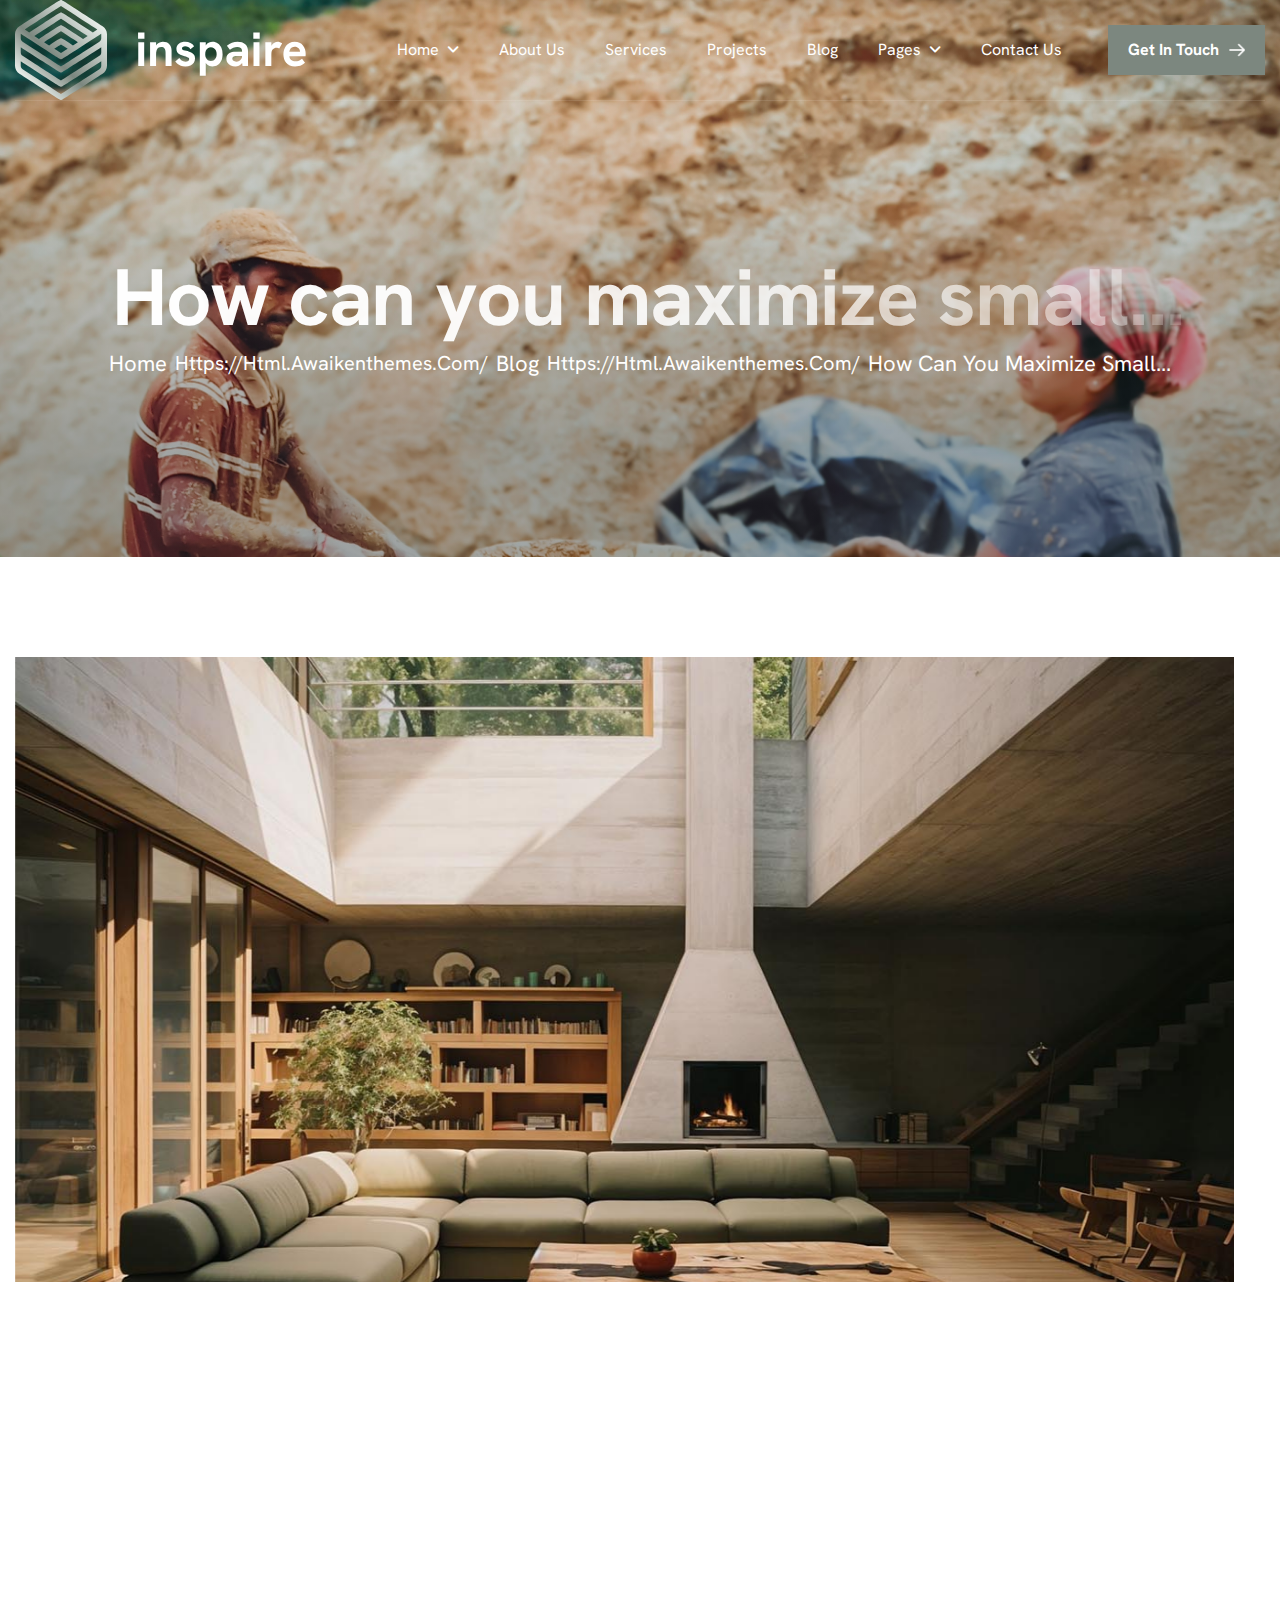
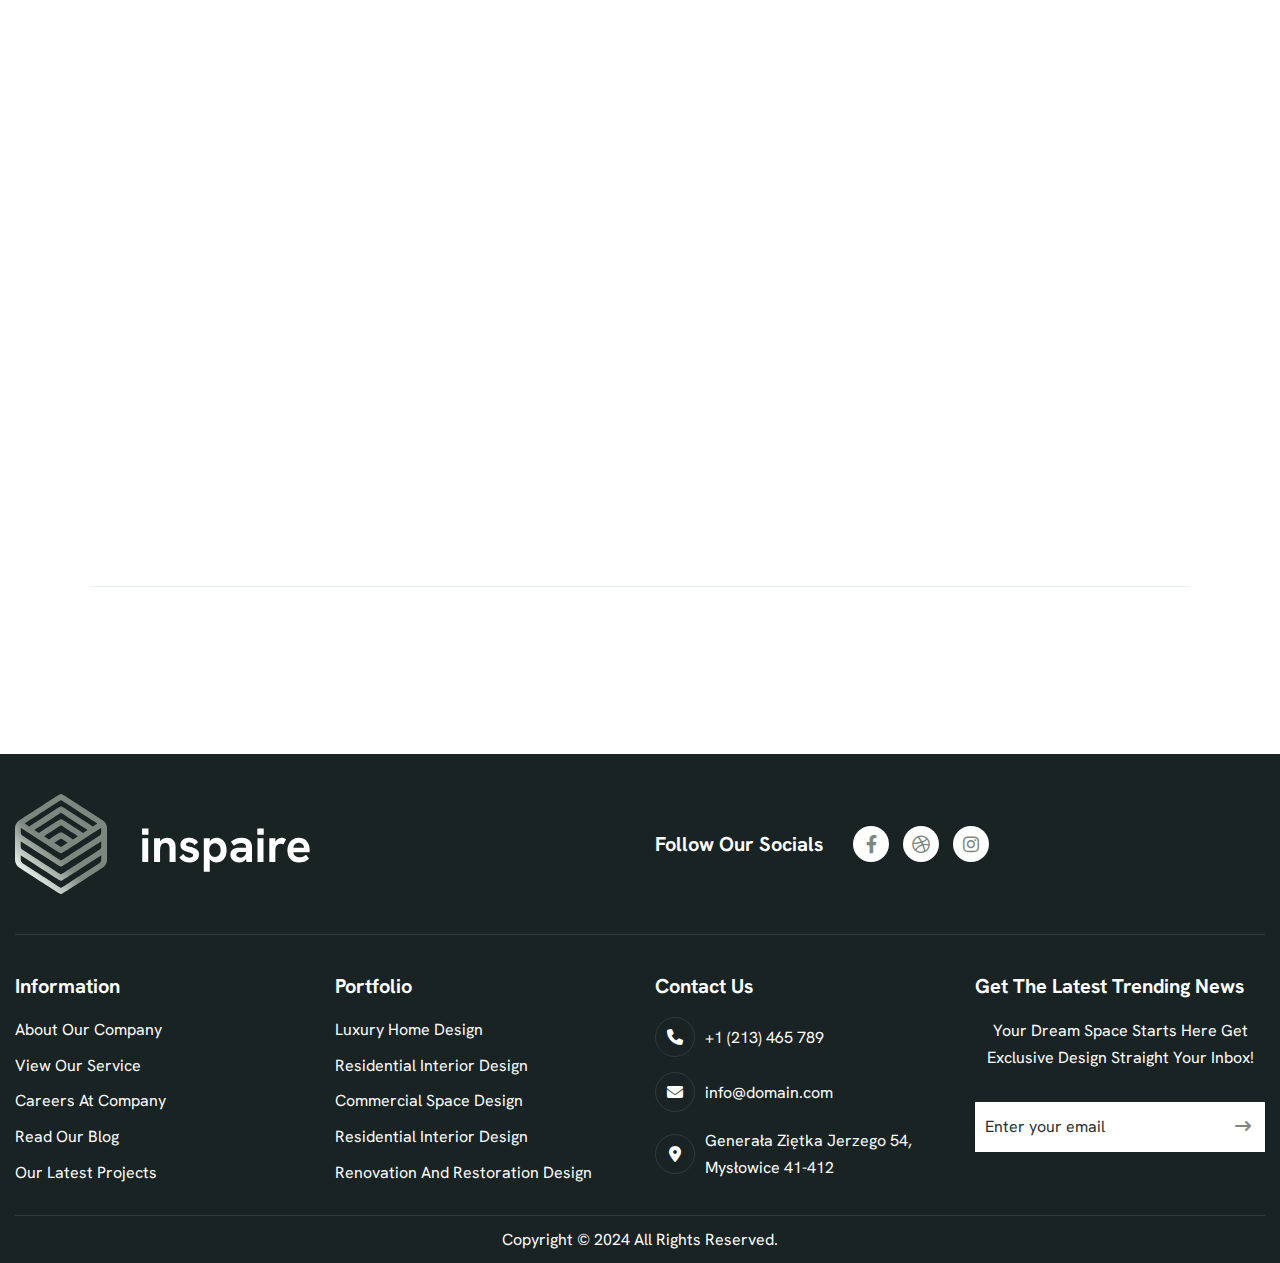
<file: blog-single.html>
<!DOCTYPE html>
<html lang="zxx">

<!-- Mirrored from html.awaikenthemes.com/inspaire/blog-single.html by HTTrack Website Copier/3.x [XR&CO'2014], Thu, 27 Nov 2025 04:40:29 GMT -->
<head>
	<!-- Meta -->
	<meta charset="utf-8">
	<meta http-equiv="X-UA-Compatible" content="IE=edge">
	<meta name="viewport" content="width=device-width, initial-scale=1.0, maximum-scale=1">
	<meta name="description" content="">
	<meta name="keywords" content="">
	<meta name="author" content="Awaiken">
	<!-- Page Title -->
    <title>Inspaire - Architecture and Interior Design HTML Template</title>
	<!-- Favicon Icon -->
	<link rel="shortcut icon" type="image/x-icon" href="images/favicon.png">
	<!-- Google Fonts Css-->
	<link rel="preconnect" href="https://fonts.googleapis.com/">
    <link rel="preconnect" href="https://fonts.gstatic.com/" crossorigin>
    <link href="https://fonts.googleapis.com/css2?family=Hanken+Grotesk:ital,wght@0,100..900;1,100..900&amp;display=swap" rel="stylesheet">
	<!-- Bootstrap Css -->
	<link href="css/bootstrap.min.css" rel="stylesheet" media="screen">
	<!-- SlickNav Css -->
	<link href="css/slicknav.min.css" rel="stylesheet">
	<!-- Swiper Css -->
	<link rel="stylesheet" href="css/swiper-bundle.min.css">
	<!-- Font Awesome Icon Css-->
	<link href="css/all.min.css" rel="stylesheet" media="screen">
	<!-- Animated Css -->
	<link href="css/animate.css" rel="stylesheet">
    <!-- Magnific Popup Core Css File -->
	<link rel="stylesheet" href="css/magnific-popup.css">
	<!-- Mouse Cursor Css File -->
	<link rel="stylesheet" href="css/mousecursor.css">
	<!-- Main Custom Css -->
	<link href="css/custom.css" rel="stylesheet" media="screen">
     <link href="css/style.css" rel="stylesheet" media="screen">
</head>
<body>

    <!-- Preloader Start -->
	<div class="preloader">
		<div class="loading-container">
			<div class="loading"></div>
			<div id="loading-icon"><img src="images/loader.svg" alt=""></div>
		</div>
	</div>
	<!-- Preloader End -->

    <!-- Header Start -->
	<header class="main-header">
		<div class="header-sticky">
			<nav class="container">
				<div class="navbar navbar-expand-lg">
					<!-- Logo Start -->
					<a class="navbar-brand" href="index.html">
						<img src="images/logo.svg" alt="Logo">
					</a>
					<!-- Logo End -->

					<!-- Main Menu Start -->
					<div class="collapse navbar-collapse main-menu">
                        <div class="nav-menu-wrapper">
                            <ul class="navbar-nav mr-auto" id="menu">
                                <li class="nav-item submenu"><a class="nav-link" href="index.html">Home</a>
                                    <ul>
                                        <li class="nav-item"><a class="nav-link" href="index-2.html">Home - Image</a></li>
                                        <li class="nav-item"><a class="nav-link" href="index-video.html">Home - Video</a></li>
                                        <li class="nav-item"><a class="nav-link" href="index-slider.html">Home - Slider</a></li>
                                    </ul>
                                </li>                                
                                <li class="nav-item"><a class="nav-link" href="about.html">About Us</a>
                                <li class="nav-item"><a class="nav-link" href="services.html">Services</a></li>
                                <li class="nav-item"><a class="nav-link" href="projects.html">Projects</a></li>
                                <li class="nav-item"><a class="nav-link" href="blog.html">Blog</a></li>
                                <li class="nav-item submenu"><a class="nav-link" href="#">Pages</a>
                                    <ul>                                        
                                        <li class="nav-item"><a class="nav-link" href="service-single.html">Service Details</a></li>
                                        <li class="nav-item"><a class="nav-link" href="project-single.html">Project Details</a></li>
                                        <li class="nav-item"><a class="nav-link" href="blog-single.html">Blog Details</a></li>
                                        <li class="nav-item"><a class="nav-link" href="image-gallery.html">Image Gallery</a></li>
                                        <li class="nav-item"><a class="nav-link" href="faqs.html">FAQs</a></li>
                                        <li class="nav-item"><a class="nav-link" href="404.html">404</a></li>
                                    </ul>
                                </li>
                                <li class="nav-item"><a class="nav-link" href="contact.html">Contact Us</a></li>                             
                            </ul>
                        </div>
                        <!-- Header Btn Start -->
                        <div class="header-btn d-inline-flex">
                            <a href="contact.html" class="btn-default">get in touch</a>
                        </div>
                        <!-- Header Btn End -->
					</div>
					<!-- Main Menu End -->
					<div class="navbar-toggle"></div>
				</div>
			</nav>
			<div class="responsive-menu"></div>
		</div>
	</header>
	<!-- Header End -->

    <!-- Page Header Start -->
	<div class="page-header parallaxie">
		<div class="container">
			<div class="row">
				<div class="col-lg-12">
					<!-- Page Header Box Start -->
					<div class="page-header-box">
						<h1 class="text-anime-style-2" data-cursor="-opaque">How can you maximize small...</h1>
						<nav class="wow fadeInUp">
							<ol class="breadcrumb">
								<li class="breadcrumb-item"><a href="index.html">home</a></li>
								<li class="breadcrumb-item"><a href="blog-2.html">blog</a></li>
								<li class="breadcrumb-item active" aria-current="page">how can you maximize small...</li>
							</ol>
						</nav>
					</div>
					<!-- Page Header Box End -->
				</div>
			</div>
		</div>
	</div>
	<!-- Page Header End -->

    <!-- Page Single Post Start -->
    <div class="page-single-post">
        <div class="container">
            <div class="row">
                <div class="col-lg-12">
                    <!-- Post Featured Image Start -->
                    <div class="post-image">
                        <figure class="image-anime reveal">
                            <img src="images/post-1.jpg" alt="">
                        </figure>
                    </div>
                    <!-- Post Featured Image Start -->

                    <!-- Post Single Content Start -->
                    <div class="post-content">
                        <!-- Post Entry Start -->
                        <div class="post-entry">
                            <p class="wow fadeInUp">In today's world, maximizing small spaces has become an essential skill for interior designers and homeowners alike. Whether you're dealing with a compact apartment, a tiny home, or a cozy corner in a larger space, smart design choices can transform your area into a functional, stylish, and comfortable haven.</p>

                            <p class="wow fadeInUp" data-wow-delay="0.2s">Invest in furniture pieces that serve more than one purpose. A sofa bed, a storage ottoman, or a dining table that doubles as a desk are perfect examples. Foldable and extendable furniture can also save space when not in use, ensuring your room remains clutter-free.</p>
                            
                            <blockquote class="wow fadeInUp" data-wow-delay="0.4s">
                                <p>Small spaces are an opportunity, not a limitation. With smart design, multifunctional furniture, and clever use of light and storage, even the coziest areas can feel spacious and stylish. Maximize every inch and let creativity transform your compact living into a masterpiece!</p>
                            </blockquote>

                            <p class="wow fadeInUp" data-wow-delay="0.6s">Maximizing small spaces is all about balance: blending style, functionality, and creativity. By incorporating these smart design principles, you can turn even the tiniest area into a versatile, beautiful space that reflects your personality and meets your needs.</p>

                            <h2 class="wow fadeInUp" data-wow-delay="0.8s">Maximizing Small Spaces with Smart Design</h2>

                            <p class="wow fadeInUp" data-wow-delay="1s">Maximize small spaces with smart design by using multifunctional furniture, vertical storage, and light color palettes. Incorporate mirrors, strategic lighting, and minimalist decor to create a functional, stylish, and spacious feel.</p>

                            <ul class="wow fadeInUp" data-wow-delay="1.2s">
                                <li>Multi-Functional Furniture: Opt for pieces like sofa beds or storage ottomans that serve dual purposes</li>
                                <li>Vertical Space Utilization: Use wall-mounted shelves and tall cabinets to maximize height and save floor space.</li>
                                <li>Strategic Lighting and Mirrors: Amplify natural light and use mirrors to create an illusion of more space.</li>
                                <li>Hidden and Smart Storage: Incorporate under-bed storage, built-in cabinets, and creative hidden compartments.</li>
                                <li>Minimalist Design: Keep spaces uncluttered with essential furniture and neutral color palettes.</li>
                            </ul>

                            <p class="wow fadeInUp" data-wow-delay="1.4s">Interior design transforms spaces by blending aesthetics and functionality. Thoughtful layouts, colors, and decor create beautiful, practical environments tailored to individual needs.</p>
                        </div>
                        <!-- Post Entry End -->

                        <!-- Post Tag Links Start -->
                        <div class="post-tag-links">
                            <div class="row align-items-center">
                                <div class="col-lg-8">
                                    <!-- Post Tags Start -->
                                    <div class="post-tags wow fadeInUp" data-wow-delay="0.5s">
                                        <span class="tag-links">
                                            Tags:
                                            <a href="#">furniture</a>
                                            <a href="#">lighting</a>
                                            <a href="#">storage</a>
                                        </span>
                                    </div>
                                    <!-- Post Tags End -->
                                </div>

                                <div class="col-lg-4">
                                    <!-- Post Social Links Start -->
                                    <div class="post-social-sharing wow fadeInUp" data-wow-delay="0.5s">
                                        <ul>
                                            <li><a href="#"><i class="fa-brands fa-facebook-f"></i></a></li>
                                            <li><a href="#"><i class="fa-brands fa-linkedin-in"></i></a></li>
                                            <li><a href="#"><i class="fa-brands fa-instagram"></i></a></li>
                                            <li><a href="#"><i class="fa-brands fa-x-twitter"></i></a></li>
                                        </ul>
                                    </div>
                                    <!-- Post Social Links End -->
                                </div>
                            </div>
                        </div>
                        <!-- Post Tag Links End -->
                    </div>
                    <!-- Post Single Content End -->
                </div>
            </div>
        </div>
    </div>
    <!-- Page Single Post End -->

    <!-- Footer Start -->
    <footer class="main-footer">
        <div class="container">
            <div class="row">
                <div class="col-lg-12">
                    <!-- Footer Header Start -->
                    <div class="footer-header">
                        <div class="row align-items-center">  
                            <div class="col-md-6">
                                <!-- Footer Logo Start -->
                                <div class="footer-logo">
                                    <img src="images/footer-logo.svg" alt="">
                                </div>
                                <!-- Footer Logo End -->
                            </div>

                            <div class="col-md-6">
                                <!-- Footer Social Link Start -->
                                <div class="footer-social-links">
                                    <div class="footer-social-link-title">
                                        <h3>follow our socials</h3>
                                    </div>
                                    <ul>
                                        <li><a href="#"><i class="fa-brands fa-facebook-f"></i></a></li>
                                        <li><a href="#"><i class="fa-brands fa-dribbble"></i></a></li>
                                        <li><a href="#"><i class="fa-brands fa-instagram"></i></a></li>
                                    </ul>
                                </div>
                                <!-- Footer Social Link End -->
                            </div>
                        </div>
                    </div>
                    <!-- Footer Header End -->
                </div>

                <div class="col-lg-3 col-md-6">
                    <!-- Footer Links Start -->
                     <div class="footer-links">
                        <h3>information</h3>
                        <ul>
                            <li><a href="about.html">about our company</a></li>
                            <li><a href="services.html">view our service</a></li>
                            <li><a href="#">careers at company</a></li>
                            <li><a href="blog.html">read our blog</a></li>
                            <li><a href="projects.html">our latest projects</a></li>
                        </ul>
                     </div>
                    <!-- Footer Links End -->
                </div>

                <div class="col-lg-3 col-md-6">
                    <!-- Footer Links Start -->
                     <div class="footer-links">
                        <h3>portfolio</h3>
                        <ul>
                            <li><a href="project-single.html">luxury home design</a></li>
                            <li><a href="project-single.html">residential interior design</a></li>
                            <li><a href="project-single.html">commercial space design</a></li>
                            <li><a href="project-single.html">residential interior design</a></li>
                            <li><a href="project-single.html">renovation and restoration design</a></li>
                        </ul>
                     </div>
                    <!-- Footer Links End -->
                </div>

                <div class="col-lg-3 col-md-6">
                    <!-- Footer Contact Box Start -->
                    <div class="footer-contact-box footer-links">
                        <h3>contact us</h3>
                        <!-- Footer Contact Item Start -->
                        <div class="footer-contact-item">
                            <div class="icon-box">
                                <i class="fa-solid fa-phone"></i>
                            </div>
                            <div class="footer-contact-content">
                                <p>+1 (213) 465 789</p>
                            </div>
                        </div>
                        <!-- Footer Contact Item End -->

                        <!-- Footer Contact Item Start -->
                        <div class="footer-contact-item">
                            <div class="icon-box">
                                <i class="fa-solid fa-envelope"></i>
                            </div>
                            <div class="footer-contact-content">
                                <p>info@domain.com</p>
                            </div>
                        </div>
                        <!-- Footer Contact Item End -->

                        <!-- Footer Contact Item Start -->
                        <div class="footer-contact-item">
                            <div class="icon-box">
                                <i class="fa-solid fa-location-dot"></i>
                            </div>
                            <div class="footer-contact-content">
                                <p>Generała Ziętka Jerzego 54, Mysłowice 41-412</p>
                            </div>
                        </div>
                        <!-- Footer Contact Item End -->
                    </div>
                    <!-- Footer Contact Box End -->
                </div>

                <div class="col-lg-3 col-md-6">
                    <!-- Footer Newsletter Form Start -->
                    <div class="footer-latest-news footer-links">
                        <h3>get the latest trending news</h3>
                        
                        <div class="footer-newsletter-form">
                            <p>Your Dream Space Starts Here Get Exclusive Design Straight Your Inbox!</p>

                            <form id="newslettersForm" action="#" method="POST">
                                <div class="form-group">
                                    <input type="email" name="email" class="form-control"  id="mail" placeholder="Enter your email" required>
                                    <button type="submit"><i class="fa-solid fa-arrow-right-long"></i> </button>
                                </div>
                            </form>
                        </div>
                    </div>
                    <!-- Footer Newsletter Form End -->
                </div>
            </div>

            <!-- Footer Copyright Section Start -->
            <div class="footer-copyright">
                <div class="row">
                    <div class="col-md-12">
                        <!-- Footer Copyright Start -->
                        <div class="footer-copyright-text">
                            <p>Copyright © 2024 All Rights Reserved.</p>
                        </div>
                        <!-- Footer Copyright End -->
                    </div>
                </div>
            </div>
            <!-- Footer Copyright Section End -->
        </div>
    </footer>
    <!-- Footer End -->

    <!-- Jquery Library File -->
    <script src="js/jquery-3.7.1.min.js"></script>
    <!-- Bootstrap js file -->
    <script src="js/bootstrap.min.js"></script>
    <!-- Validator js file -->
    <script src="js/validator.min.js"></script>
    <!-- SlickNav js file -->
    <script src="js/jquery.slicknav.js"></script>
    <!-- Swiper js file -->
    <script src="js/swiper-bundle.min.js"></script>
    <!-- Counter js file -->
    <script src="js/jquery.waypoints.min.js"></script>
    <script src="js/jquery.counterup.min.js"></script>
    <!-- Isotop js file -->
	<script src="js/isotope.min.js"></script>
    <!-- Magnific js file -->
    <script src="js/jquery.magnific-popup.min.js"></script>
    <!-- SmoothScroll -->
    <script src="js/SmoothScroll.js"></script>
    <!-- Parallax js -->
    <script src="js/parallaxie.js"></script>
    <!-- MagicCursor js file -->
    <script src="js/gsap.min.js"></script>
    <script src="js/magiccursor.js"></script>
    <!-- Text Effect js file -->
    <script src="js/SplitText.js"></script>
    <script src="js/ScrollTrigger.min.js"></script>
    <!-- YTPlayer js File -->
    <script src="js/jquery.mb.YTPlayer.min.js"></script>
    <!-- Wow js file -->
    <script src="js/wow.min.js"></script>
    <!-- Main Custom js file -->
    <script src="js/function.js"></script>
</body>

<!-- Mirrored from html.awaikenthemes.com/inspaire/blog-single.html by HTTrack Website Copier/3.x [XR&CO'2014], Thu, 27 Nov 2025 04:40:30 GMT -->
</html>
</file>
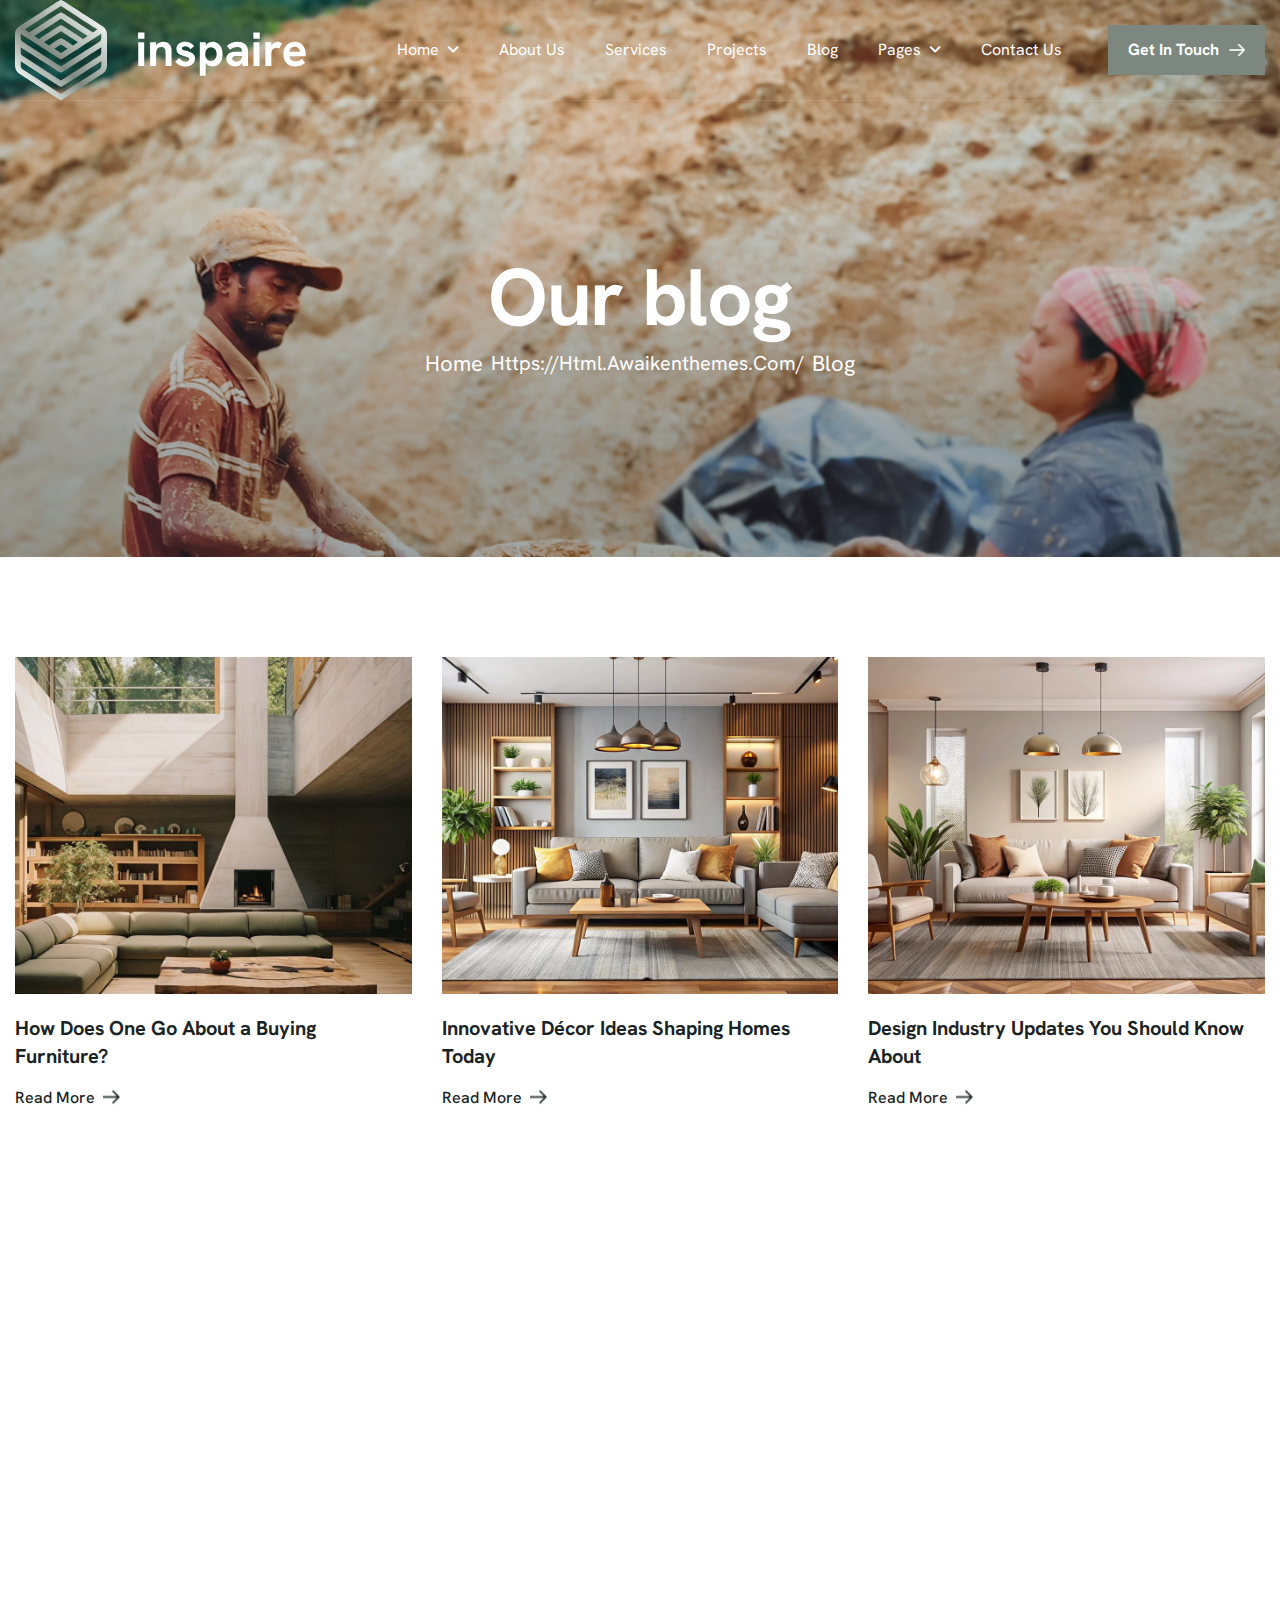
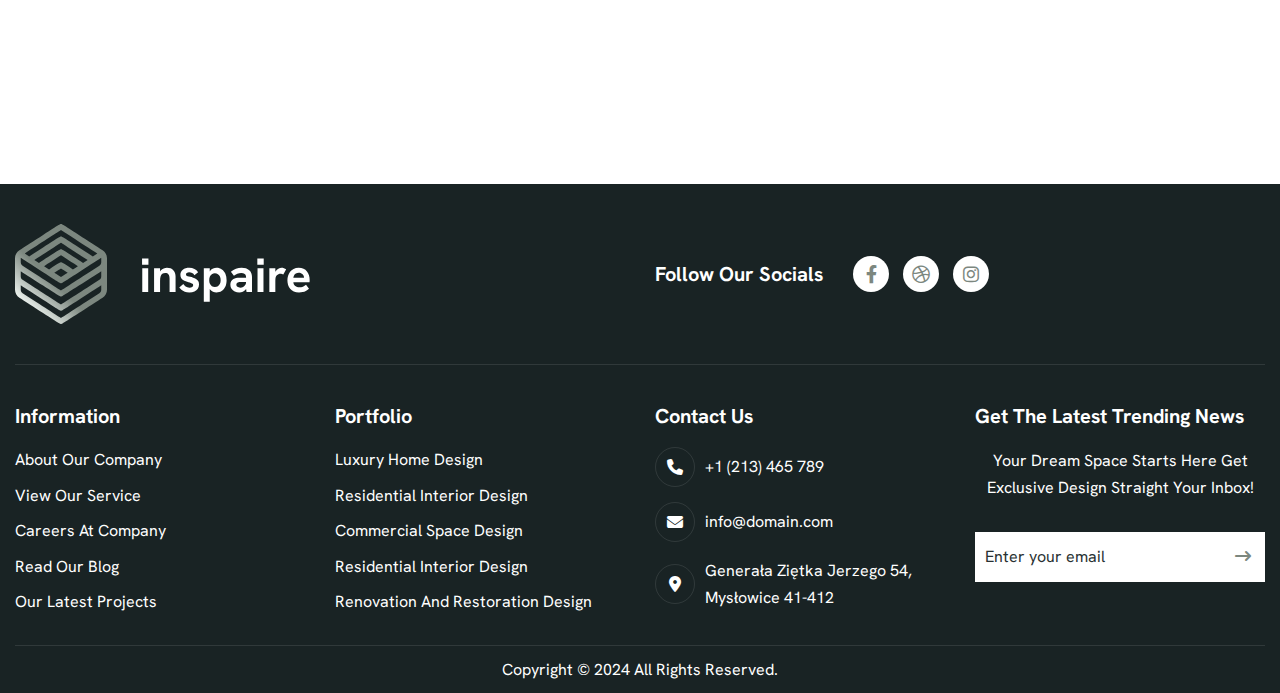
<file: blog.html>
<!DOCTYPE html>
<html lang="zxx">

<!-- Mirrored from html.awaikenthemes.com/inspaire/blog.html by HTTrack Website Copier/3.x [XR&CO'2014], Thu, 27 Nov 2025 04:40:27 GMT -->
<head>
	<!-- Meta -->
	<meta charset="utf-8">
	<meta http-equiv="X-UA-Compatible" content="IE=edge">
	<meta name="viewport" content="width=device-width, initial-scale=1.0, maximum-scale=1">
	<meta name="description" content="">
	<meta name="keywords" content="">
	<meta name="author" content="Awaiken">
	<!-- Page Title -->
    <title>Inspaire - Architecture and Interior Design HTML Template</title>
	<!-- Favicon Icon -->
	<link rel="shortcut icon" type="image/x-icon" href="images/favicon.png">
	<!-- Google Fonts Css-->
	<link rel="preconnect" href="https://fonts.googleapis.com/">
    <link rel="preconnect" href="https://fonts.gstatic.com/" crossorigin>
    <link href="https://fonts.googleapis.com/css2?family=Hanken+Grotesk:ital,wght@0,100..900;1,100..900&amp;display=swap" rel="stylesheet">
	<!-- Bootstrap Css -->
	<link href="css/bootstrap.min.css" rel="stylesheet" media="screen">
	<!-- SlickNav Css -->
	<link href="css/slicknav.min.css" rel="stylesheet">
	<!-- Swiper Css -->
	<link rel="stylesheet" href="css/swiper-bundle.min.css">
	<!-- Font Awesome Icon Css-->
	<link href="css/all.min.css" rel="stylesheet" media="screen">
	<!-- Animated Css -->
	<link href="css/animate.css" rel="stylesheet">
    <!-- Magnific Popup Core Css File -->
	<link rel="stylesheet" href="css/magnific-popup.css">
	<!-- Mouse Cursor Css File -->
	<link rel="stylesheet" href="css/mousecursor.css">
	<!-- Main Custom Css -->
	<link href="css/custom.css" rel="stylesheet" media="screen">
     <link href="css/style.css" rel="stylesheet" media="screen">
</head>
<body>

    <!-- Preloader Start -->
	<div class="preloader">
		<div class="loading-container">
			<div class="loading"></div>
			<div id="loading-icon"><img src="images/loader.svg" alt=""></div>
		</div>
	</div>
	<!-- Preloader End -->

    <!-- Header Start -->
	<header class="main-header">
		<div class="header-sticky">
			<nav class="container">
				<div class="navbar navbar-expand-lg">
					<!-- Logo Start -->
					<a class="navbar-brand" href="index.html">
						<img src="images/logo.svg" alt="Logo">
					</a>
					<!-- Logo End -->

					<!-- Main Menu Start -->
					<div class="collapse navbar-collapse main-menu">
                        <div class="nav-menu-wrapper">
                            <ul class="navbar-nav mr-auto" id="menu">
                                <li class="nav-item submenu"><a class="nav-link" href="index.html">Home</a>
                                    <ul>
                                        <li class="nav-item"><a class="nav-link" href="index-2.html">Home - Image</a></li>
                                        <li class="nav-item"><a class="nav-link" href="index-video.html">Home - Video</a></li>
                                        <li class="nav-item"><a class="nav-link" href="index-slider.html">Home - Slider</a></li>
                                    </ul>
                                </li>                                
                                <li class="nav-item"><a class="nav-link" href="about.html">About Us</a>
                                <li class="nav-item"><a class="nav-link" href="services.html">Services</a></li>
                                <li class="nav-item"><a class="nav-link" href="projects.html">Projects</a></li>
                                <li class="nav-item"><a class="nav-link" href="blog.html">Blog</a></li>
                                <li class="nav-item submenu"><a class="nav-link" href="#">Pages</a>
                                    <ul>                                        
                                        <li class="nav-item"><a class="nav-link" href="service-single.html">Service Details</a></li>
                                        <li class="nav-item"><a class="nav-link" href="project-single.html">Project Details</a></li>
                                        <li class="nav-item"><a class="nav-link" href="blog-single.html">Blog Details</a></li>
                                        <li class="nav-item"><a class="nav-link" href="image-gallery.html">Image Gallery</a></li>
                                        <li class="nav-item"><a class="nav-link" href="faqs.html">FAQs</a></li>
                                        <li class="nav-item"><a class="nav-link" href="404.html">404</a></li>
                                    </ul>
                                </li>
                                <li class="nav-item"><a class="nav-link" href="contact.html">Contact Us</a></li>                             
                            </ul>
                        </div>
                        <!-- Header Btn Start -->
                        <div class="header-btn d-inline-flex">
                            <a href="contact.html" class="btn-default">get in touch</a>
                        </div>
                        <!-- Header Btn End -->
					</div>
					<!-- Main Menu End -->
					<div class="navbar-toggle"></div>
				</div>
			</nav>
			<div class="responsive-menu"></div>
		</div>
	</header>
	<!-- Header End -->

    <!-- Page Header Start -->
	<div class="page-header parallaxie">
		<div class="container">
			<div class="row">
				<div class="col-lg-12">
					<!-- Page Header Box Start -->
					<div class="page-header-box">
						<h1 class="text-anime-style-2" data-cursor="-opaque">Our blog</h1>
						<nav class="wow fadeInUp">
							<ol class="breadcrumb">
								<li class="breadcrumb-item"><a href="index.html">home</a></li>
								<li class="breadcrumb-item active" aria-current="page">blog</li>
							</ol>
						</nav>
					</div>
					<!-- Page Header Box End -->
				</div>
			</div>
		</div>
	</div>
	<!-- Page Header End -->

    <!-- Our Blog Section Start -->
    <div class="page-blog">
        <div class="container">
            <div class="row">
                <div class="col-lg-4 col-md-6">
                    <!-- Post Item Start -->
                    <div class="post-item wow fadeInUp">
                        <!-- Post Featured Image Start-->
                        <div class="post-featured-image">
                            <figure>
                                <a href="blog-single.html" class="image-anime" data-cursor-text="View">
                                    <img src="images/post-1.jpg" alt="">
                                </a>
                            </figure>
                        </div>
                        <!-- Post Featured Image End -->

                        <!-- Post Item Body Start -->
                        <div class="post-item-body">
                            <!-- Post Item Content Start -->
                            <div class="post-item-content">
                                <h3><a href="blog-single.html">How Does One Go About a Buying Furniture?</a></h3>
                            </div>
                            <!-- Post Item Content End -->

                            <!-- Blog Item Button Start -->
                            <div class="post-item-btn">
                                <a href="blog-single.html" class="post-btn">read more</a>
                            </div>
                            <!-- Blog Item Button End -->
                        </div>
                        <!-- Post Item Body End -->
                    </div>
                    <!-- Post Item End -->
                </div>

                <div class="col-lg-4 col-md-6">
                    <!-- Post Item Start -->
                    <div class="post-item wow fadeInUp" data-wow-delay="0.2s">
                        <!-- Post Featured Image Start-->
                        <div class="post-featured-image">
                            <figure>
                                <a href="blog-single.html" class="image-anime" data-cursor-text="View">
                                    <img src="images/post-2.jpg" alt="">
                                </a>
                            </figure>
                        </div>
                        <!-- Post Featured Image End -->

                        <!-- Post Item Body Start -->
                        <div class="post-item-body">
                            <!-- Post Item Content Start -->
                            <div class="post-item-content">
                                <h3><a href="blog-single.html">Innovative Décor Ideas Shaping Homes Today</a></h3>
                            </div>
                            <!-- Post Item Content End -->

                            <!-- Blog Item Button Start -->
                            <div class="post-item-btn">
                                <a href="blog-single.html" class="post-btn">read more</a>
                            </div>
                            <!-- Blog Item Button End -->
                        </div>
                        <!-- Post Item Body End -->
                    </div>
                    <!-- Post Item End -->
                </div>

                <div class="col-lg-4 col-md-6">
                    <!-- Post Item Start -->
                    <div class="post-item wow fadeInUp" data-wow-delay="0.4s">
                        <!-- Post Featured Image Start-->
                        <div class="post-featured-image">
                            <figure>
                                <a href="blog-single.html" class="image-anime" data-cursor-text="View">
                                    <img src="images/post-3.jpg" alt="">
                                </a>
                            </figure>
                        </div>
                        <!-- Post Featured Image End -->

                        <!-- Post Item Body Start -->
                        <div class="post-item-body">
                            <!-- Post Item Content Start -->
                            <div class="post-item-content">
                                <h3><a href="blog-single.html">Design Industry Updates You Should Know About</a></h3>
                            </div>
                            <!-- Post Item Content End -->

                            <!-- Blog Item Button Start -->
                            <div class="post-item-btn">
                                <a href="blog-single.html" class="post-btn">read more</a>
                            </div>
                            <!-- Blog Item Button End -->
                        </div>
                        <!-- Post Item Body End -->
                    </div>
                    <!-- Post Item End -->
                </div>

                <div class="col-lg-4 col-md-6">
                    <!-- Post Item Start -->
                    <div class="post-item wow fadeInUp" data-wow-delay="0.6s">
                        <!-- Post Featured Image Start-->
                        <div class="post-featured-image">
                            <figure>
                                <a href="blog-single.html" class="image-anime" data-cursor-text="View">
                                    <img src="images/post-4.jpg" alt="">
                                </a>
                            </figure>
                        </div>
                        <!-- Post Featured Image End -->

                        <!-- Post Item Body Start -->
                        <div class="post-item-body">
                            <!-- Post Item Content Start -->
                            <div class="post-item-content">
                                <h3><a href="blog-single.html">How Do You Choose the Right Lighting for Each Room?</a></h3>
                            </div>
                            <!-- Post Item Content End -->

                            <!-- Blog Item Button Start -->
                            <div class="post-item-btn">
                                <a href="blog-single.html" class="post-btn">read more</a>
                            </div>
                            <!-- Blog Item Button End -->
                        </div>
                        <!-- Post Item Body End -->
                    </div>
                    <!-- Post Item End -->
                </div>

                <div class="col-lg-4 col-md-6">
                    <!-- Post Item Start -->
                    <div class="post-item wow fadeInUp" data-wow-delay="0.8s">
                        <!-- Post Featured Image Start-->
                        <div class="post-featured-image">
                            <figure>
                                <a href="blog-single.html" class="image-anime" data-cursor-text="View">
                                    <img src="images/post-5.jpg" alt="">
                                </a>
                            </figure>
                        </div>
                        <!-- Post Featured Image End -->

                        <!-- Post Item Body Start -->
                        <div class="post-item-body">
                            <!-- Post Item Content Start -->
                            <div class="post-item-content">
                                <h3><a href="blog-single.html">How Can Custom Furniture Elevate Your Home's Aesthetic?</a></h3>
                            </div>
                            <!-- Post Item Content End -->

                            <!-- Blog Item Button Start -->
                            <div class="post-item-btn">
                                <a href="blog-single.html" class="post-btn">read more</a>
                            </div>
                            <!-- Blog Item Button End -->
                        </div>
                        <!-- Post Item Body End -->
                    </div>
                    <!-- Post Item End -->
                </div>

                <div class="col-lg-4 col-md-6">
                    <!-- Post Item Start -->
                    <div class="post-item wow fadeInUp" data-wow-delay="1s">
                        <!-- Post Featured Image Start-->
                        <div class="post-featured-image">
                            <figure>
                                <a href="blog-single.html" class="image-anime" data-cursor-text="View">
                                    <img src="images/post-6.jpg" alt="">
                                </a>
                            </figure>
                        </div>
                        <!-- Post Featured Image End -->

                        <!-- Post Item Body Start -->
                        <div class="post-item-body">
                            <!-- Post Item Content Start -->
                            <div class="post-item-content">
                                <h3><a href="blog-single.html">What Are Simple Ways to Refresh Your Interior on a Budget?</a></h3>
                            </div>
                            <!-- Post Item Content End -->

                            <!-- Blog Item Button Start -->
                            <div class="post-item-btn">
                                <a href="blog-single.html" class="post-btn">read more</a>
                            </div>
                            <!-- Blog Item Button End -->
                        </div>
                        <!-- Post Item Body End -->
                    </div>
                    <!-- Post Item End -->
                </div>

                <div class="col-lg-12">
                    <!-- Page Pagination Start -->
                    <div class="page-pagination wow fadeInUp" data-wow-delay="1.2s">
                        <ul class="pagination">
                            <li><a href="#"><i class="fa-solid fa-angle-left"></i></a></li>
                            <li class="active"><a href="#">1</a></li>
                            <li><a href="#">2</a></li>
                            <li><a href="#">3</a></li>
                            <li><a href="#"><i class="fa-solid fa-angle-right"></i></a></li>
                        </ul>
                    </div>
                    <!-- Page Pagination End -->
                </div>
            </div>
        </div>
    </div>
    <!-- Our Blog Section End -->

    <!-- Footer Start -->
    <footer class="main-footer">
        <div class="container">
            <div class="row">
                <div class="col-lg-12">
                    <!-- Footer Header Start -->
                    <div class="footer-header">
                        <div class="row align-items-center">  
                            <div class="col-md-6">
                                <!-- Footer Logo Start -->
                                <div class="footer-logo">
                                    <img src="images/footer-logo.svg" alt="">
                                </div>
                                <!-- Footer Logo End -->
                            </div>

                            <div class="col-md-6">
                                <!-- Footer Social Link Start -->
                                <div class="footer-social-links">
                                    <div class="footer-social-link-title">
                                        <h3>follow our socials</h3>
                                    </div>
                                    <ul>
                                        <li><a href="#"><i class="fa-brands fa-facebook-f"></i></a></li>
                                        <li><a href="#"><i class="fa-brands fa-dribbble"></i></a></li>
                                        <li><a href="#"><i class="fa-brands fa-instagram"></i></a></li>
                                    </ul>
                                </div>
                                <!-- Footer Social Link End -->
                            </div>
                        </div>
                    </div>
                    <!-- Footer Header End -->
                </div>

                <div class="col-lg-3 col-md-6">
                    <!-- Footer Links Start -->
                     <div class="footer-links">
                        <h3>information</h3>
                        <ul>
                            <li><a href="about.html">about our company</a></li>
                            <li><a href="services.html">view our service</a></li>
                            <li><a href="#">careers at company</a></li>
                            <li><a href="blog.html">read our blog</a></li>
                            <li><a href="projects.html">our latest projects</a></li>
                        </ul>
                     </div>
                    <!-- Footer Links End -->
                </div>

                <div class="col-lg-3 col-md-6">
                    <!-- Footer Links Start -->
                     <div class="footer-links">
                        <h3>portfolio</h3>
                        <ul>
                            <li><a href="project-single.html">luxury home design</a></li>
                            <li><a href="project-single.html">residential interior design</a></li>
                            <li><a href="project-single.html">commercial space design</a></li>
                            <li><a href="project-single.html">residential interior design</a></li>
                            <li><a href="project-single.html">renovation and restoration design</a></li>
                        </ul>
                     </div>
                    <!-- Footer Links End -->
                </div>

                <div class="col-lg-3 col-md-6">
                    <!-- Footer Contact Box Start -->
                    <div class="footer-contact-box footer-links">
                        <h3>contact us</h3>
                        <!-- Footer Contact Item Start -->
                        <div class="footer-contact-item">
                            <div class="icon-box">
                                <i class="fa-solid fa-phone"></i>
                            </div>
                            <div class="footer-contact-content">
                                <p>+1 (213) 465 789</p>
                            </div>
                        </div>
                        <!-- Footer Contact Item End -->

                        <!-- Footer Contact Item Start -->
                        <div class="footer-contact-item">
                            <div class="icon-box">
                                <i class="fa-solid fa-envelope"></i>
                            </div>
                            <div class="footer-contact-content">
                                <p>info@domain.com</p>
                            </div>
                        </div>
                        <!-- Footer Contact Item End -->

                        <!-- Footer Contact Item Start -->
                        <div class="footer-contact-item">
                            <div class="icon-box">
                                <i class="fa-solid fa-location-dot"></i>
                            </div>
                            <div class="footer-contact-content">
                                <p>Generała Ziętka Jerzego 54, Mysłowice 41-412</p>
                            </div>
                        </div>
                        <!-- Footer Contact Item End -->
                    </div>
                    <!-- Footer Contact Box End -->
                </div>

                <div class="col-lg-3 col-md-6">
                    <!-- Footer Newsletter Form Start -->
                    <div class="footer-latest-news footer-links">
                        <h3>get the latest trending news</h3>
                        
                        <div class="footer-newsletter-form">
                            <p>Your Dream Space Starts Here Get Exclusive Design Straight Your Inbox!</p>

                            <form id="newslettersForm" action="#" method="POST">
                                <div class="form-group">
                                    <input type="email" name="email" class="form-control"  id="mail" placeholder="Enter your email" required>
                                    <button type="submit"><i class="fa-solid fa-arrow-right-long"></i> </button>
                                </div>
                            </form>
                        </div>
                    </div>
                    <!-- Footer Newsletter Form End -->
                </div>
            </div>

            <!-- Footer Copyright Section Start -->
            <div class="footer-copyright">
                <div class="row">
                    <div class="col-md-12">
                        <!-- Footer Copyright Start -->
                        <div class="footer-copyright-text">
                            <p>Copyright © 2024 All Rights Reserved.</p>
                        </div>
                        <!-- Footer Copyright End -->
                    </div>
                </div>
            </div>
            <!-- Footer Copyright Section End -->
        </div>
    </footer>
    <!-- Footer End -->

    <!-- Jquery Library File -->
    <script src="js/jquery-3.7.1.min.js"></script>
    <!-- Bootstrap js file -->
    <script src="js/bootstrap.min.js"></script>
    <!-- Validator js file -->
    <script src="js/validator.min.js"></script>
    <!-- SlickNav js file -->
    <script src="js/jquery.slicknav.js"></script>
    <!-- Swiper js file -->
    <script src="js/swiper-bundle.min.js"></script>
    <!-- Counter js file -->
    <script src="js/jquery.waypoints.min.js"></script>
    <script src="js/jquery.counterup.min.js"></script>
    <!-- Isotop js file -->
	<script src="js/isotope.min.js"></script>
    <!-- Magnific js file -->
    <script src="js/jquery.magnific-popup.min.js"></script>
    <!-- SmoothScroll -->
    <script src="js/SmoothScroll.js"></script>
    <!-- Parallax js -->
    <script src="js/parallaxie.js"></script>
    <!-- MagicCursor js file -->
    <script src="js/gsap.min.js"></script>
    <script src="js/magiccursor.js"></script>
    <!-- Text Effect js file -->
    <script src="js/SplitText.js"></script>
    <script src="js/ScrollTrigger.min.js"></script>
    <!-- YTPlayer js File -->
    <script src="js/jquery.mb.YTPlayer.min.js"></script>
    <!-- Wow js file -->
    <script src="js/wow.min.js"></script>
    <!-- Main Custom js file -->
    <script src="js/function.js"></script>
</body>

<!-- Mirrored from html.awaikenthemes.com/inspaire/blog.html by HTTrack Website Copier/3.x [XR&CO'2014], Thu, 27 Nov 2025 04:40:27 GMT -->
</html>
</file>
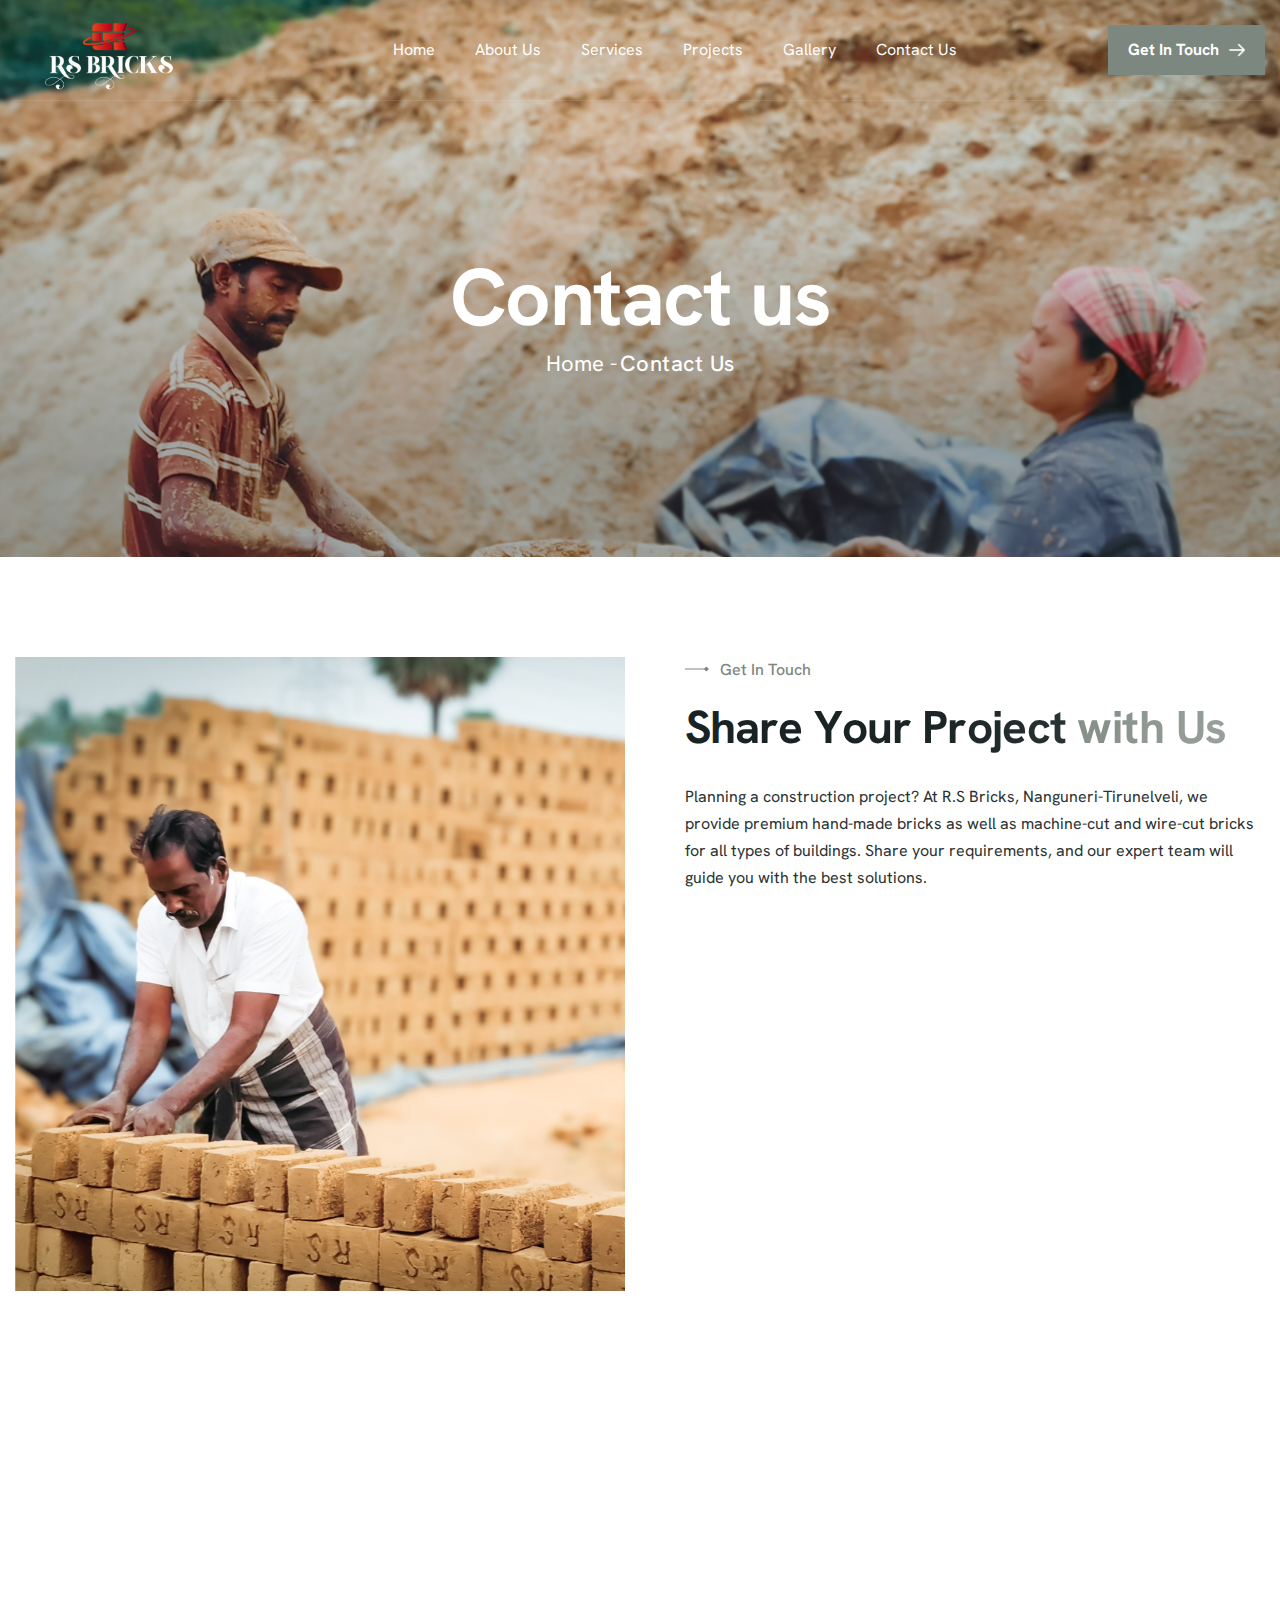
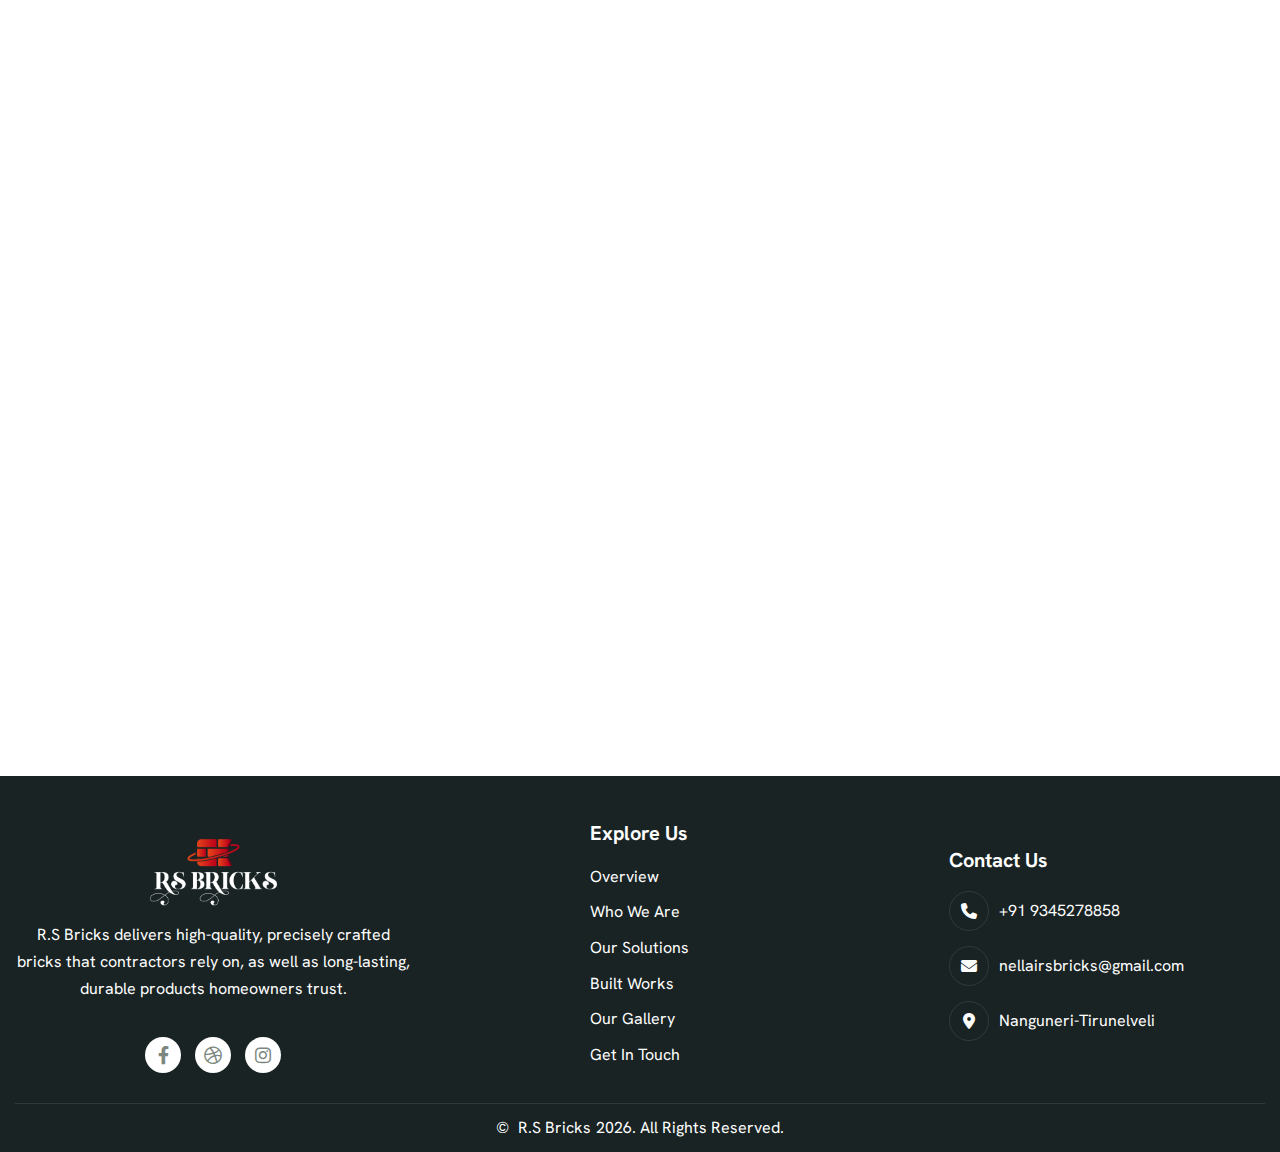
<file: contact.html>
<!DOCTYPE html>
<html lang="zxx">

<!-- Mirrored from html.awaikenthemes.com/inspaire/contact.html by HTTrack Website Copier/3.x [XR&CO'2014], Thu, 27 Nov 2025 04:40:31 GMT -->
<head>
	<!-- Meta -->
	<meta charset="utf-8">
	<meta http-equiv="X-UA-Compatible" content="IE=edge">
	<meta name="viewport" content="width=device-width, initial-scale=1.0, maximum-scale=1">
	<meta name="description" content="">
	<meta name="keywords" content="">
	<meta name="author" content="Awaiken">
	<!-- Page Title -->
    <title>R.S Bricks – Nellai’s Leading Brick Manufacturer & Supplier</title>
	<!-- Favicon Icon -->
	<link rel="shortcut icon" type="image/x-icon" href="images/loader.png`">
	<!-- Google Fonts Css-->
	<link rel="preconnect" href="https://fonts.googleapis.com/">
    <link rel="preconnect" href="https://fonts.gstatic.com/" crossorigin>
    <link href="https://fonts.googleapis.com/css2?family=Hanken+Grotesk:ital,wght@0,100..900;1,100..900&amp;display=swap" rel="stylesheet">
	<!-- Bootstrap Css -->
	<link href="css/bootstrap.min.css" rel="stylesheet" media="screen">
	<!-- SlickNav Css -->
	<link href="css/slicknav.min.css" rel="stylesheet">
	<!-- Swiper Css -->
	<link rel="stylesheet" href="css/swiper-bundle.min.css">
	<!-- Font Awesome Icon Css-->
	<link href="css/all.min.css" rel="stylesheet" media="screen">
	<!-- Animated Css -->
	<link href="css/animate.css" rel="stylesheet">
    <!-- Magnific Popup Core Css File -->
	<link rel="stylesheet" href="css/magnific-popup.css">
	<!-- Mouse Cursor Css File -->
	<link rel="stylesheet" href="css/mousecursor.css">
	<!-- Main Custom Css -->
	<link href="css/custom.css" rel="stylesheet" media="screen">

     <link href="css/style.css" rel="stylesheet" media="screen">
</head>
<body>

    <!-- Preloader Start -->
	<div class="preloader">
		<div class="loading-container">
			<div class="loading"></div>
			<div id="loading-icon"><img src="images/loader.png" alt=""></div>
		</div>
	</div>
	<!-- Preloader End -->

    <!-- Header Start -->
	<header class="main-header">
		<div class="header-sticky">
			<nav class="container">
				<div class="navbar navbar-expand-lg">
					<!-- Logo Start -->
					<a class="navbar-brand" href="index.html">
						<img src="images/bricks-logo.PNG" alt="Logo">
					</a>
					<!-- Logo End -->

					<!-- Main Menu Start -->
					<div class="collapse navbar-collapse main-menu">
                        <div class="nav-menu-wrapper">
                            <ul class="navbar-nav mr-auto" id="menu">
                                <li class="nav-item"><a class="nav-link" href="index.html">Home</a>
                                    <!-- <ul>
                                        <li class="nav-item"><a class="nav-link" href="index-2.html">Home - Image</a></li>
                                        <li class="nav-item"><a class="nav-link" href="index-video.html">Home - Video</a></li>
                                        <li class="nav-item"><a class="nav-link" href="index-slider.html">Home - Slider</a></li>
                                    </ul> -->
                                </li>                                
                                <li class="nav-item"><a class="nav-link" href="about.html">About Us</a>
                                <li class="nav-item"><a class="nav-link" href="javascript:void(0);">Services</a>
                                    <ul>
                                         <li class="nav-item"><a class="nav-link" href="manufacture.html">Manufacturing</a></li>
                                        <li class="nav-item"><a class="nav-link" href="supply.html">Supply</a></li>
                                    </ul>
                                </li>
                                <li class="nav-item"><a class="nav-link" href="projects.html">Projects</a></li>
                                <!-- <li class="nav-item"><a class="nav-link" href="blog.html">Blog</a></li> -->
                                <li class="nav-item "><a class="nav-link" href="gallery.html">Gallery</a>
                                    <!-- <ul>                                        
                                        <li class="nav-item"><a class="nav-link" href="service-single.html">Service Details</a></li>
                                        <li class="nav-item"><a class="nav-link" href="project-single.html">Project Details</a></li>
                                        <li class="nav-item"><a class="nav-link" href="blog-single.html">Blog Details</a></li>
                                        <li class="nav-item"><a class="nav-link" href="image-gallery.html">Image Gallery</a></li>
                                        <li class="nav-item"><a class="nav-link" href="faqs.html">FAQs</a></li>
                                        <li class="nav-item"><a class="nav-link" href="404.html">404</a></li>
                                    </ul> -->
                                </li>
                                <li class="nav-item"><a class="nav-link" href="contact.html">Contact Us</a></li>                             
                            </ul>
                        </div>
                        <!-- Header Btn Start -->
                        <div class="header-btn d-inline-flex">
                            <a href="contact.html" class="btn-default">get in touch</a>
                        </div>
                        <!-- Header Btn End -->
					</div>
					<!-- Main Menu End -->
					<div class="navbar-toggle"></div>
				</div>
			</nav>
			<div class="responsive-menu"></div>
		</div>
	</header>
	<!-- Header End -->

    <!-- Page Header Start -->
	<div class="page-header parallaxie">
		<div class="container">
			<div class="row">
				<div class="col-lg-12">
					<!-- Page Header Box Start -->
					<div class="page-header-box">
						<h1 class="text-anime-style-2" data-cursor="-opaque">Contact us</h1>
						<nav class="wow fadeInUp">
							<ol class="breadcrumb">
								<li class="breadcrumb-item"><a href="index.html">home -</a></li>
								<li class="breadcrumb1" aria-current="page">Contact us</li>
							</ol>
						</nav>
					</div>
					<!-- Page Header Box End -->
				</div>
			</div>
		</div>
	</div>
	<!-- Page Header End -->

    <!-- Page Contact Us Start -->
    <div class="page-contact-us">
        <div class="container">
            <div class="row">
                <div class="col-lg-6">
                    <!-- Contact Us Image Start -->
                    <div class="contact-us-image">
                        <figure class="image-anime reveal">
                            <img src="images/contact-img.jpg" alt="">
                        </figure>
                    </div>
                    <!-- Contact Us Image End -->
                </div>
                
                <div class="col-lg-6">
                    <!-- Contact Us Form Start -->
                    <div class="contact-us-form">
                        <!-- Section Title Start -->
                        <div class="section-title">
                            <h3 class="wow fadeInUp">Get in Touch</h3>
                            <h2 class="text-anime-style-2" data-cursor="-opaque">Share Your Project  <span>with Us</span></h2>
                            <p class="wow fadeInUp" data-wow-delay="0.2s">Planning a construction project? At R.S Bricks, Nanguneri-Tirunelveli, we provide premium hand-made bricks as well as machine-cut and wire-cut bricks for all types of buildings. Share your requirements, and our expert team will guide you with the best solutions.</p>
                        </div>
                        <!-- Section Title End -->

                        <!-- Contact Form Start -->
                        <div class="contact-form">
                            <!-- Contact Form Start -->
                            <form id="contactForm" action="#" method="POST" data-toggle="validator" class="wow fadeInUp" data-wow-delay="0.4s">
                                <div class="row">
                                    <div class="form-group col-md-6 mb-4">
                                        <input type="text" name="name" class="form-control" id="name" placeholder="Name*" required>
                                        <div class="help-block with-errors"></div>
                                    </div>

                                    <div class="form-group col-md-6 mb-4">
                                        <input type="email" name ="email" class="form-control" id="email" placeholder="Email Address*" required>
                                        <div class="help-block with-errors"></div>
                                    </div>

                                    <div class="form-group col-md-12 mb-4">
                                        <input type="text" name="phone" class="form-control" id="phone" placeholder="Your Phone" required>
                                        <div class="help-block with-errors"></div>
                                    </div>

                                    <div class="form-group col-md-12 mb-5">
                                        <textarea name="message" class="form-control" id="message" rows="4" placeholder="Your Message"></textarea>
                                        <div class="help-block with-errors"></div>
                                    </div>

                                    <div class="col-md-12">
                                        <button type="submit" class="btn-default">submit</button>
                                        <div id="msgSubmit" class="h3 hidden"></div>
                                    </div>
                                </div>
                            </form>
                            <!-- Contact Form End -->
                        </div>
                        <!-- Contact Form End -->
                    </div>
                    <!-- Contact Us Form End -->
                </div>
            </div>
        </div>
    </div>
    <!-- Page Contact Us End -->

    <!-- Google Map Section Start -->
    <div class="google-map">
        <div class="container">
            <div class="row">
                <div class="col-lg-12">
                    <!-- Section Title Start -->
                    <div class="section-title">
                        <h3 class="wow fadeInUp">Our contact</h3>
                        <h2 class="text-anime-style-2" data-cursor="-opaque">Get in touch with us</h2>
                        <p class="wow fadeInUp" data-wow-delay="0.2s">Get in touch to discuss your construction or brick supply needs today. Call us, drop an email, or fill out the contact form, and our expert team at R.S Bricks, Nanguneri-Tirunelveli will guide you with the best solutions for hand-made, machine-cut, or wire-cut bricks.</p>
                    </div>
                    <!-- Section Title End -->
                </div>

                <div class="col-lg-12">
                    <!-- Google Map IFrame Start -->
                    <div class="google-map-iframe">
                        <!-- <iframe src="https://www.google.com/maps/embed?pb=!1m18!1m12!1m3!1d96737.10562045308!2d-74.08535042841811!3d40.739265258395164!2m3!1f0!2f0!3f0!3m2!1i1024!2i768!4f13.1!3m3!1m2!1s0x89c24fa5d33f083b%3A0xc80b8f06e177fe62!2sNew%20York%2C%20NY%2C%20USA!5e0!3m2!1sen!2sin!4v1703158537552!5m2!1sen!2sin" allowfullscreen="" loading="lazy" referrerpolicy="no-referrer-when-downgrade"></iframe> -->
               <iframe src="https://www.google.com/maps/embed?pb=!1m18!1m12!1m3!1d32694.762103396857!2d77.62912418318214!3d8.501308785063538!2m3!1f0!2f0!3f0!3m2!1i1024!2i768!4f13.1!3m3!1m2!1s0x3b04690019e280ab%3A0x48a8fc630f1c1f6e!2sRS%20Bricks!5e0!3m2!1sen!2sin!4v1765951490316!5m2!1sen!2sin" width="600" height="450" style="border:0;" allowfullscreen="" loading="lazy" referrerpolicy="no-referrer-when-downgrade"></iframe>
                    </div>
                    <!-- Google Map IFrame End -->
                </div>
            </div>

            <div class="row">
                <div class="col-lg-12">
                    <!-- Contact Info Box Start -->
                    <div class="contact-info-box">
                        <!-- Conatct Info Item Start -->
                        <div class="contact-info-item wow fadeInUp">
                            <!-- Icon Box Start -->
                            <div class="icon-box">
                                <i class="fa-solid fa-phone"></i>
                            </div>
                            <!-- Icon Box End -->

                            <!-- Contact Info Content Start -->
                            <div class="contact-info-content">
                                <h3>phone number</h3>
                                <a href="tel:+919345278858">+91 9345278858</a>
                                <!-- <p>+91 9952244792</p>                                -->
                            </div>
                            <!-- Contact Info Content End -->
                        </div>
                        <!-- Conatct Info Item End -->

                        <!-- Conatct Info Item Start -->
                        <div class="contact-info-item wow fadeInUp" data-wow-delay="0.2s">
                            <!-- Icon Box Start -->
                            <div class="icon-box">
                                <i class="fa-regular fa-envelope"></i>
                            </div>
                            <!-- Icon Box End -->

                            <!-- Contact Info Content Start -->
                            <div class="contact-info-content">
                                <h3>e-mail support</h3>
                                <a href="mailto:nellairsbricks@gmail.com">nellairsbricks@gmail.com</a>
                                <!-- <p>hello@domain12.com</p> -->
                            </div>
                            <!-- Contact Info Content End -->
                        </div>
                        <!-- Conatct Info Item End -->

                        <!-- Conatct Info Item Start -->
                        <div class="contact-info-item wow fadeInUp" data-wow-delay="0.4s">
                            <!-- Icon Box Start -->
                            <div class="icon-box">
                                <i class="fa-solid fa-house"></i>
                            </div>
                            <!-- Icon Box End -->

                            <!-- Contact Info Content Start -->
                            <div class="contact-info-content">
                                <h3>headquarter</h3>
                                <a href="https://maps.app.goo.gl/mrb4wi8DeeAuxPrMA" target="_blank">Nanguneri-Tirunelveli</a>
                            </div>
                            <!-- Contact Info Content End -->
                        </div>
                        <!-- Conatct Info Item End -->
                    </div>
                    <!-- Contact Info Box End -->
                </div>
            </div>
        </div>
    </div>
    <!-- Google Map Section End -->

    <!-- Footer Start -->
     <footer class="main-footer">
      <div class="container">
        <div class="row">
          <div class="col-lg-4 col-md-4 centering-content mb-40">
            <!-- Footer Links Start -->
            <div class="footer-logo">
              <img src="images/bricks-logo.PNG" alt="Logo" />
            </div>
            <div class="footer-newsletter-form">
              <p>
              R.S Bricks delivers high-quality, precisely crafted bricks that contractors rely on, as well as long-lasting, durable products homeowners trust.
              </p>
            </div>
            <div class="footer-social-links">
              <ul>
                <li>
                  <a href="#"><i class="fa-brands fa-facebook-f"></i></a>
                </li>
                <li>
                  <a href="#"><i class="fa-brands fa-dribbble"></i></a>
                </li>
                <li>
                  <a href="#"><i class="fa-brands fa-instagram"></i></a>
                </li>
              </ul>
            </div>
          </div>

          <div class="col-lg-4 col-md-4 centering-content">
            <div class="footer-links">
              <h3>Explore Us</h3>
              <ul>
                <li><a href="index.html">Overview</a></li>
                <li><a href="about.html">Who We Are</a></li>
                <li><a href="manufacture.html">Our Solutions</a></li>
                <li><a href="projects.html">Built Works</a></li>
                <li><a href="gallery.html">Our Gallery</a></li>
                <li><a href="contact.html">Get In Touch</a></li>
              </ul>
            </div>
          </div>

          <div class="col-lg-4 col-md-4 centering-content">
            <!-- Footer Contact Box Start -->
            <div class="footer-contact-box footer-links">
              <h3 class="text-align-center">contact us</h3>
              <!-- Footer Contact Item Start -->
              <div class="footer-contact-item">
                <div class="icon-box">
                  <i class="fa-solid fa-phone"></i>
                </div>
                <div class="footer-contact-content">
                  <p>
                    <a href="tel:+971545518626" class="link-hover-white"
                      >+91 9345278858</a
                    >
                  </p>
                </div>
              </div>
              <!-- Footer Contact Item End -->

              <!-- Footer Contact Item Start -->
              <div class="footer-contact-item">
                <div class="icon-box">
                  <i class="fa-solid fa-envelope"></i>
                </div>
                <div class="footer-contact-content">
                  <p>
                    <a
                      href="mailto:nellairsbricks@gmail.com"
                      class="link-hover-white text-15"
                      >nellairsbricks@gmail.com</a
                    >
                  </p>
                </div>
              </div>
              <!-- Footer Contact Item End -->

              <!-- Footer Contact Item Start -->
              <div class="footer-contact-item">
                <div class="icon-box">
                  <i class="fa-solid fa-location-dot"></i>
                </div>
                <div class="footer-contact-content">
                  <p>
                    <a
                      href="https://maps.app.goo.gl/mrb4wi8DeeAuxPrMA"
                      target="_blank"
                      class="link-hover-white"
                    >
                      Nanguneri-Tirunelveli
                    </a>
                  </p>
                </div>
              </div>
              <!-- Footer Contact Item End -->
            </div>
            <!-- Footer Contact Box End -->
          </div>
        </div>

        <!-- Footer Copyright Section Start -->
        <div class="footer-copyright">
          <div class="row">
            <div class="col-md-12">
              <!-- Footer Copyright Start -->
              <div class="footer-copyright-text">
                <p>
                  ©
                  <a href="" target="_blank"> R.S Bricks</a
                  ><span id="current-year"></span>. All Rights Reserved.
                </p>
              </div>
              <!-- Footer Copyright End -->
            </div>
          </div>
        </div>
        <!-- Footer Copyright Section End -->
      </div>
    </footer>
    <!-- Footer End -->

     <script>
        document.getElementById("current-year").textContent = new Date().getFullYear();
    </script>

    <script>
  document.getElementById("contactForm").addEventListener("submit", function (e) {
    e.preventDefault(); 

    const name = document.getElementById("name").value;
    const email = document.getElementById("email").value;
    const phone = document.getElementById("phone").value;
    const message = document.getElementById("message").value;

    const text =
      `New Enquiry from R.S Bricks Website%0A` +
      `Name: ${name}%0A` +
      `Email: ${email}%0A` +
      `Phone: ${phone}%0A` +
      `Message: ${message}`;

    const whatsappNumber = "919345278858"; 

    window.open(
      `https://wa.me/${whatsappNumber}?text=${text}`,
      "_blank"
    );

    document.getElementById("msgSubmit").classList.remove("hidden");
    document.getElementById("msgSubmit").innerText =
      "✅ Thank you! Your enquiry has been sent successfully.";

    this.reset();
  });
</script>


    <!-- Jquery Library File -->
    <script src="js/jquery-3.7.1.min.js"></script>
    <!-- Bootstrap js file -->
    <script src="js/bootstrap.min.js"></script>
    <!-- Validator js file -->
    <script src="js/validator.min.js"></script>
    <!-- SlickNav js file -->
    <script src="js/jquery.slicknav.js"></script>
    <!-- Swiper js file -->
    <script src="js/swiper-bundle.min.js"></script>
    <!-- Counter js file -->
    <script src="js/jquery.waypoints.min.js"></script>
    <script src="js/jquery.counterup.min.js"></script>
    <!-- Isotop js file -->
	<script src="js/isotope.min.js"></script>
    <!-- Magnific js file -->
    <script src="js/jquery.magnific-popup.min.js"></script>
    <!-- SmoothScroll -->
    <script src="js/SmoothScroll.js"></script>
    <!-- Parallax js -->
    <script src="js/parallaxie.js"></script>
    <!-- MagicCursor js file -->
    <script src="js/gsap.min.js"></script>
    <script src="js/magiccursor.js"></script>
    <!-- Text Effect js file -->
    <script src="js/SplitText.js"></script>
    <script src="js/ScrollTrigger.min.js"></script>
    <!-- YTPlayer js File -->
    <script src="js/jquery.mb.YTPlayer.min.js"></script>
    <!-- Wow js file -->
    <script src="js/wow.min.js"></script>
    <!-- Main Custom js file -->
    <script src="js/function.js"></script>
</body>

<!-- Mirrored from html.awaikenthemes.com/inspaire/contact.html by HTTrack Website Copier/3.x [XR&CO'2014], Thu, 27 Nov 2025 04:40:31 GMT -->
</html>
</file>
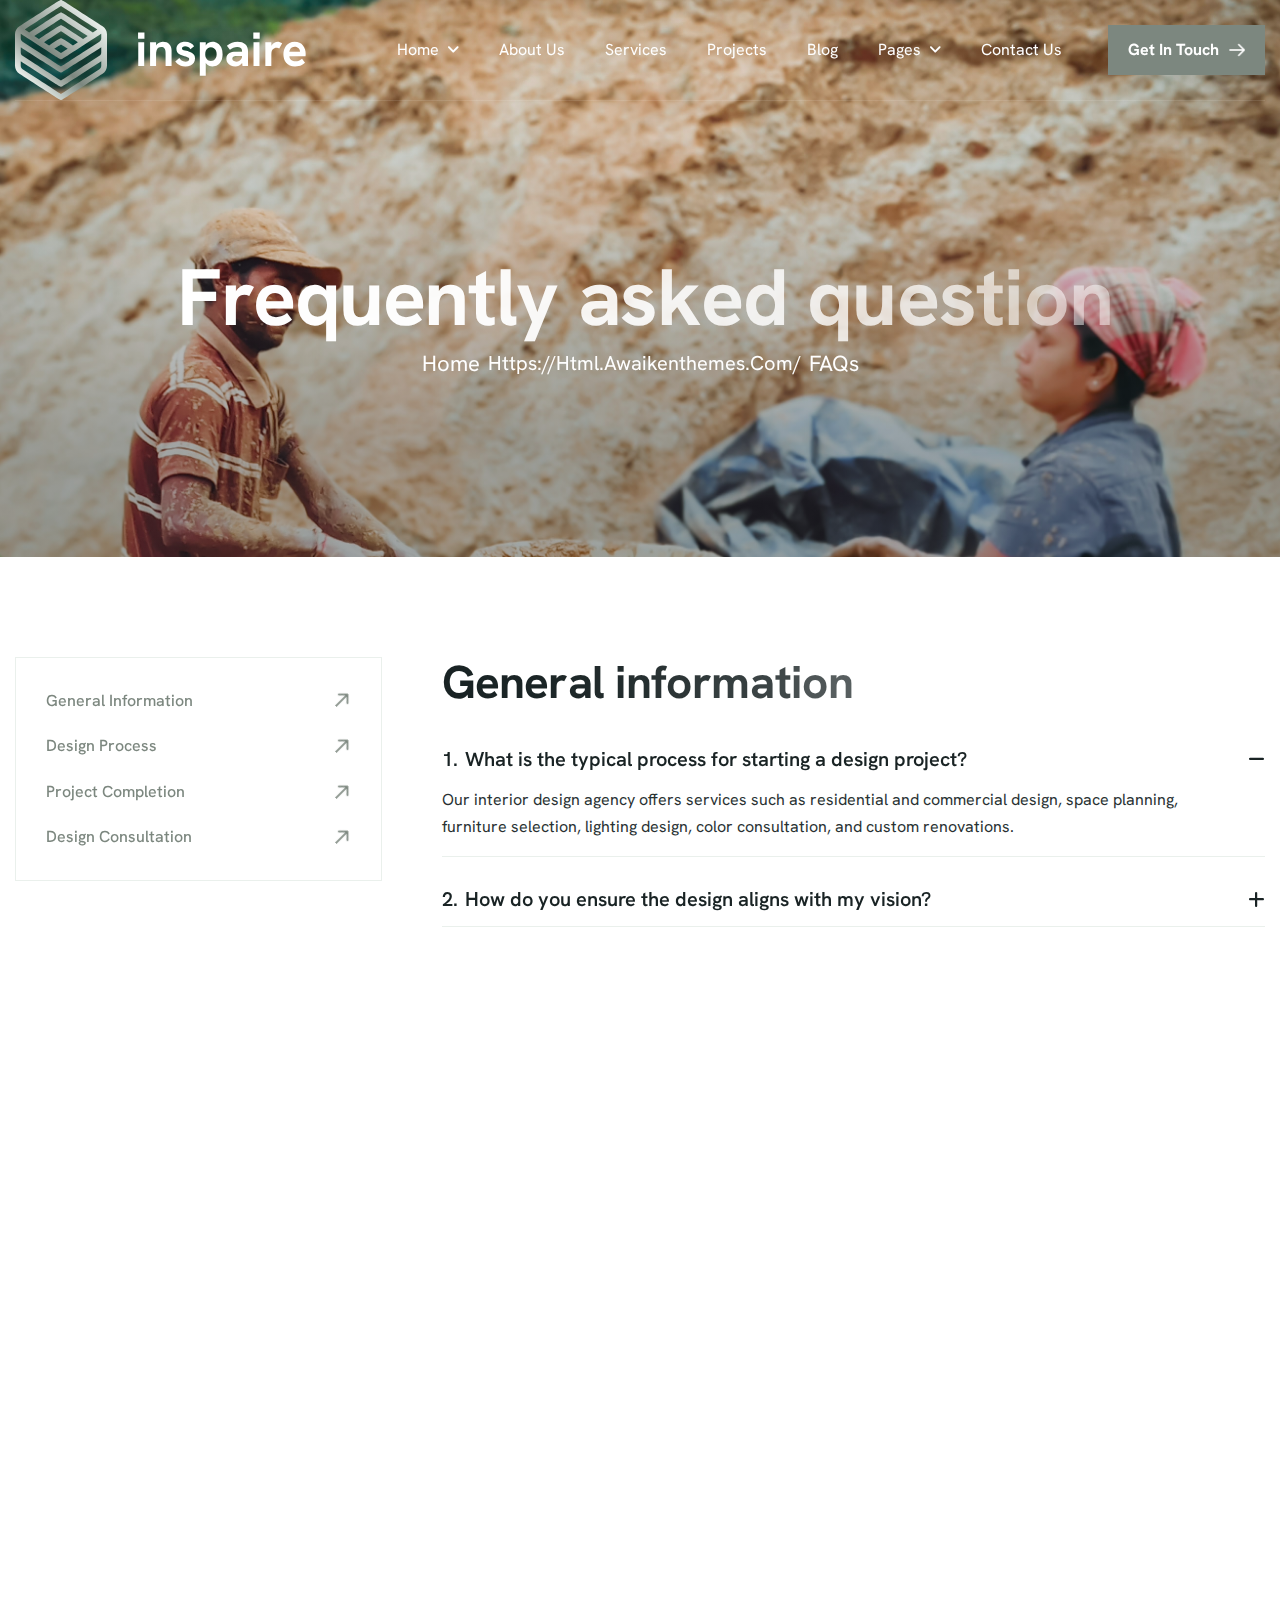
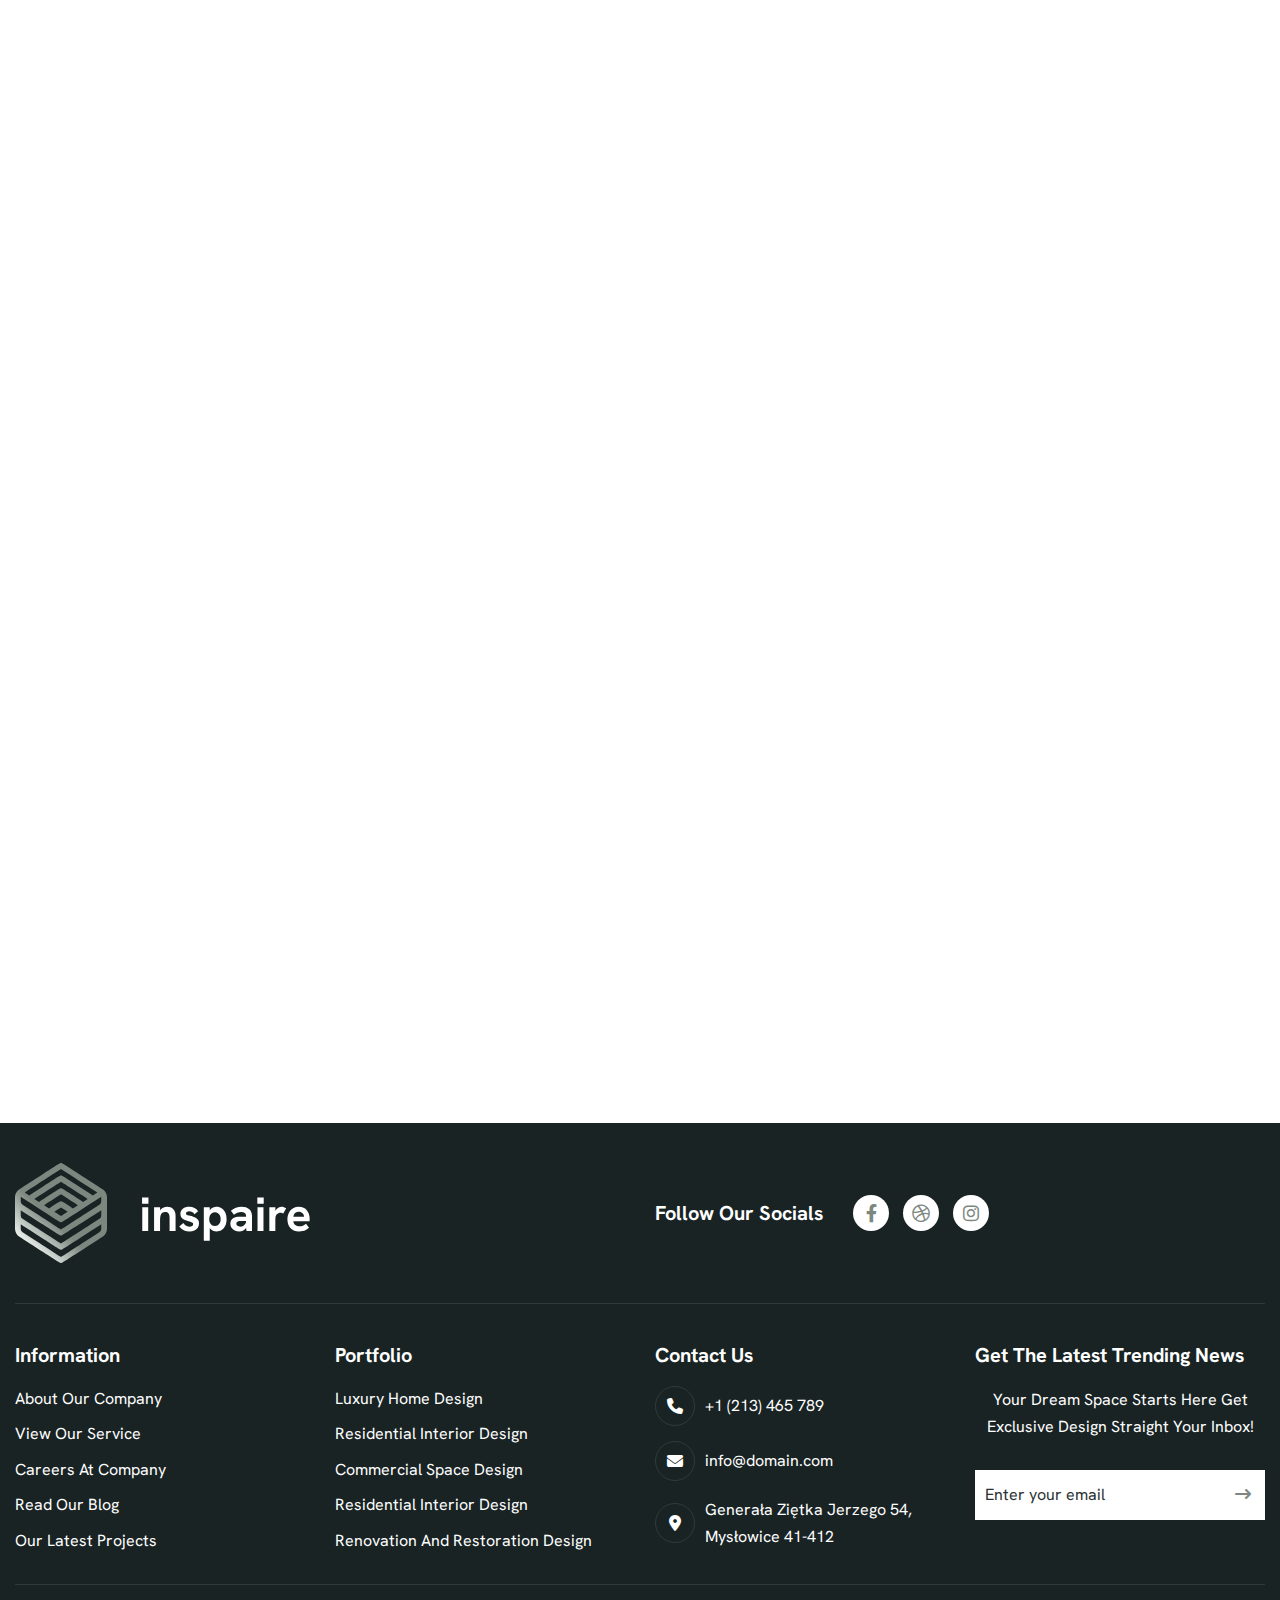
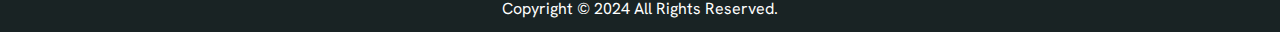
<file: faqs.html>
<!DOCTYPE html>
<html lang="zxx">

<!-- Mirrored from html.awaikenthemes.com/inspaire/faqs.html by HTTrack Website Copier/3.x [XR&CO'2014], Thu, 27 Nov 2025 04:40:31 GMT -->
<head>
	<!-- Meta -->
	<meta charset="utf-8">
	<meta http-equiv="X-UA-Compatible" content="IE=edge">
	<meta name="viewport" content="width=device-width, initial-scale=1.0, maximum-scale=1">
	<meta name="description" content="">
	<meta name="keywords" content="">
	<meta name="author" content="Awaiken">
	<!-- Page Title -->
    <title>Inspaire - Architecture and Interior Design HTML Template</title>
	<!-- Favicon Icon -->
	<link rel="shortcut icon" type="image/x-icon" href="images/favicon.png">
	<!-- Google Fonts Css-->
	<link rel="preconnect" href="https://fonts.googleapis.com/">
    <link rel="preconnect" href="https://fonts.gstatic.com/" crossorigin>
    <link href="https://fonts.googleapis.com/css2?family=Hanken+Grotesk:ital,wght@0,100..900;1,100..900&amp;display=swap" rel="stylesheet">
	<!-- Bootstrap Css -->
	<link href="css/bootstrap.min.css" rel="stylesheet" media="screen">
	<!-- SlickNav Css -->
	<link href="css/slicknav.min.css" rel="stylesheet">
	<!-- Swiper Css -->
	<link rel="stylesheet" href="css/swiper-bundle.min.css">
	<!-- Font Awesome Icon Css-->
	<link href="css/all.min.css" rel="stylesheet" media="screen">
	<!-- Animated Css -->
	<link href="css/animate.css" rel="stylesheet">
    <!-- Magnific Popup Core Css File -->
	<link rel="stylesheet" href="css/magnific-popup.css">
	<!-- Mouse Cursor Css File -->
	<link rel="stylesheet" href="css/mousecursor.css">
	<!-- Main Custom Css -->
	<link href="css/custom.css" rel="stylesheet" media="screen">
     <link href="css/style.css" rel="stylesheet" media="screen">
</head>
<body>

    <!-- Preloader Start -->
	<div class="preloader">
		<div class="loading-container">
			<div class="loading"></div>
			<div id="loading-icon"><img src="images/loader.svg" alt=""></div>
		</div>
	</div>
	<!-- Preloader End -->

    <!-- Header Start -->
	<header class="main-header">
		<div class="header-sticky">
			<nav class="container">
				<div class="navbar navbar-expand-lg">
					<!-- Logo Start -->
					<a class="navbar-brand" href="index.html">
						<img src="images/logo.svg" alt="Logo">
					</a>
					<!-- Logo End -->

					<!-- Main Menu Start -->
					<div class="collapse navbar-collapse main-menu">
                        <div class="nav-menu-wrapper">
                            <ul class="navbar-nav mr-auto" id="menu">
                                <li class="nav-item submenu"><a class="nav-link" href="index.html">Home</a>
                                    <ul>
                                        <li class="nav-item"><a class="nav-link" href="index-2.html">Home - Image</a></li>
                                        <li class="nav-item"><a class="nav-link" href="index-video.html">Home - Video</a></li>
                                        <li class="nav-item"><a class="nav-link" href="index-slider.html">Home - Slider</a></li>
                                    </ul>
                                </li>                                
                                <li class="nav-item"><a class="nav-link" href="about.html">About Us</a>
                                <li class="nav-item"><a class="nav-link" href="services.html">Services</a></li>
                                <li class="nav-item"><a class="nav-link" href="projects.html">Projects</a></li>
                                <li class="nav-item"><a class="nav-link" href="blog.html">Blog</a></li>
                                <li class="nav-item submenu"><a class="nav-link" href="#">Pages</a>
                                    <ul>                                        
                                        <li class="nav-item"><a class="nav-link" href="service-single.html">Service Details</a></li>
                                        <li class="nav-item"><a class="nav-link" href="project-single.html">Project Details</a></li>
                                        <li class="nav-item"><a class="nav-link" href="blog-single.html">Blog Details</a></li>
                                        <li class="nav-item"><a class="nav-link" href="image-gallery.html">Image Gallery</a></li>
                                        <li class="nav-item"><a class="nav-link" href="faqs.html">FAQs</a></li>
                                        <li class="nav-item"><a class="nav-link" href="404.html">404</a></li>
                                    </ul>
                                </li>
                                <li class="nav-item"><a class="nav-link" href="contact.html">Contact Us</a></li>                             
                            </ul>
                        </div>
                        <!-- Header Btn Start -->
                        <div class="header-btn d-inline-flex">
                            <a href="contact.html" class="btn-default">get in touch</a>
                        </div>
                        <!-- Header Btn End -->
					</div>
					<!-- Main Menu End -->
					<div class="navbar-toggle"></div>
				</div>
			</nav>
			<div class="responsive-menu"></div>
		</div>
	</header>
	<!-- Header End -->

    <!-- Page Header Start -->
	<div class="page-header parallaxie">
		<div class="container">
			<div class="row">
				<div class="col-lg-12">
					<!-- Page Header Box Start -->
					<div class="page-header-box">
						<h1 class="text-anime-style-2" data-cursor="-opaque">Frequently asked question</h1>
						<nav class="wow fadeInUp">
							<ol class="breadcrumb">
								<li class="breadcrumb-item"><a href="index.html">home</a></li>
								<li class="breadcrumb-item active" aria-current="page">FAQs</li>
							</ol>
						</nav>
					</div>
					<!-- Page Header Box End -->
				</div>
			</div>
		</div>
	</div>
	<!-- Page Header End -->

    <!-- Page Faqs Start -->
    <div class="page-faqs">
        <div class="container">
            <div class="row">
                <div class="col-lg-4">
                    <!-- Faqs Sidebar Start -->
                    <div class="faq-sidebar">
                        <!-- Faqs Catagery List Start -->
                        <div class="faq-catagery-list wow fadeInUp">
                            <ul>
                                <li><a href="#general_information">general information</a></li>
                                <li><a href="#design_process">design process</a></li>
                                <li><a href="#project_completion">project completion</a></li>
                                <li><a href="#design_consultation">design consultation</a></li>
                            </ul>
                        </div>
                        <!-- Faqs Catagery List End -->

                        <!-- Sidebar CTA Box Start -->
                        <div class="sidebar-cta-box wow fadeInUp" data-wow-delay="0.2s">
                            <!-- Sidebar CTA Image Start -->
                            <div class="sidebar-cta-image">
                                <div class="image-anime">
                                    <img src="images/sidebar-cta-img.jpg" alt="">
                                </div>
                            </div>
                            <!-- Sidebar CTA Image End -->

                            <!-- Sidebar CTA Body Start -->
                            <div class="sidebar-cta-Body">
                                <!-- Sidebar CTA Content Start -->
                                <div class="sidebar-cta-content">
                                    <h3>how can we help</h3>
                                    <p>If you need any helps, please feel free to contact us.</p>
                                </div>
                                <!-- Sidebar CTA Content End -->

                                <!-- Sidebar CTA Contact Start -->
                                <div class="sidebar-cta-contact">
                                    <!-- Sidebar CTA Contact Item Start -->
                                    <div class="sidebar-cta-contact-item">
                                        <div class="icon-box">
                                            <img src="images/icon-phone.svg" alt="">
                                        </div>
                                        <div class="cta-contact-item-content">
                                            <p>+91 1234567890</p>
                                        </div>
                                    </div>
                                    <!-- Sidebar CTA Contact Item Start -->

                                    <!-- Sidebar CTA Contact Item Start -->
                                    <div class="sidebar-cta-contact-item">
                                        <div class="icon-box">
                                            <img src="images/icon-mail.svg" alt="">
                                        </div>
                                        <div class="cta-contact-item-content">
                                            <p>info@domain.com</p>
                                        </div>
                                    </div>
                                    <!-- Sidebar CTA Contact Item Start -->
                                </div>
                                <!-- Sidebar CTA Contact End -->
                            </div>
                            <!-- Sidebar CTA Body End -->
                        </div>
                        <!-- Sidebar CTA Box End -->
                    </div>
                    <!-- Faqs Sidebar End -->
                </div>

                <div class="col-lg-8">
                    <div class="page-faqs-catagery">
                        <!-- FAQs section start -->
                        <div class="our-faq-section page-faq-accordion" id="general_information">
                            <div class="section-title">
                                <h2 class="text-anime-style-2" data-cursor="-opaque">General information</h2>
                            </div>
                            <!-- FAQ Accordion Start -->
                            <div class="faq-accordion" id="accordion">
                                <!-- FAQ Item Start -->
                                <div class="accordion-item wow fadeInUp">
                                    <h2 class="accordion-header" id="heading1">
                                        <button class="accordion-button" type="button" data-bs-toggle="collapse" data-bs-target="#collapse1" aria-expanded="true" aria-controls="collapse1">
                                            <span>1.</span> What is the typical process for starting a design project?
                                        </button>
                                    </h2>
                                    <div id="collapse1" class="accordion-collapse collapse show" aria-labelledby="heading1" data-bs-parent="#accordion">
                                        <div class="accordion-body">
                                            <p>Our interior design agency offers services such as residential and commercial design, space planning, furniture selection, lighting design, color consultation, and custom renovations.</p>
                                        </div>
                                    </div>
                                </div>
                                <!-- FAQ Item End -->

                                <!-- FAQ Item Start -->
                                <div class="accordion-item wow fadeInUp" data-wow-delay="0.2s">
                                    <h2 class="accordion-header" id="heading2">
                                        <button class="accordion-button collapsed" type="button" data-bs-toggle="collapse" data-bs-target="#collapse2" aria-expanded="false" aria-controls="collapse2">
                                            <span>2.</span> How do you ensure the design aligns with my vision?
                                        </button>
                                    </h2>
                                    <div id="collapse2" class="accordion-collapse collapse" aria-labelledby="heading2" data-bs-parent="#accordion">
                                        <div class="accordion-body">
                                            <p>Our interior design agency offers services such as residential and commercial design, space planning, furniture selection, lighting design, color consultation, and custom renovations.</p>
                                        </div>
                                    </div>
                                </div>
                                <!-- FAQ Item End -->

                                <!-- FAQ Item Start -->
                                <div class="accordion-item wow fadeInUp" data-wow-delay="0.4s">
                                    <h2 class="accordion-header" id="heading3">
                                        <button class="accordion-button collapsed" type="button" data-bs-toggle="collapse" data-bs-target="#collapse3" aria-expanded="false" aria-controls="collapse3">
                                            <span>3.</span> What is your typical project timeline?
                                        </button>
                                    </h2>
                                    <div id="collapse3" class="accordion-collapse collapse" aria-labelledby="heading3" data-bs-parent="#accordion">
                                        <div class="accordion-body">
                                            <p>Our interior design agency offers services such as residential and commercial design, space planning, furniture selection, lighting design, color consultation, and custom renovations.</p>
                                        </div>
                                    </div>
                                </div>
                                <!-- FAQ Item End -->

                                <!-- FAQ Item Start -->
                                <div class="accordion-item wow fadeInUp" data-wow-delay="0.6s">
                                    <h2 class="accordion-header" id="heading4">
                                        <button class="accordion-button collapsed" type="button" data-bs-toggle="collapse" data-bs-target="#collapse4" aria-expanded="false" aria-controls="collapse4">
                                            <span>4.</span> How can I prepare my space for a design project?
                                        </button>
                                    </h2>
                                    <div id="collapse4" class="accordion-collapse collapse" aria-labelledby="heading4" data-bs-parent="#accordion">
                                        <div class="accordion-body">
                                            <p>Our interior design agency offers services such as residential and commercial design, space planning, furniture selection, lighting design, color consultation, and custom renovations.</p>
                                        </div>
                                    </div>
                                </div>
                                <!-- FAQ Item End -->

                                <!-- FAQ Item Start -->
                                <div class="accordion-item wow fadeInUp" data-wow-delay="0.8s">
                                    <h2 class="accordion-header" id="heading5">
                                        <button class="accordion-button collapsed" type="button" data-bs-toggle="collapse" data-bs-target="#collapse5" aria-expanded="false" aria-controls="collapse5">
                                            <span>5.</span> Do you work with sustainable or eco-friendly materials?
                                        </button>
                                    </h2>
                                    <div id="collapse5" class="accordion-collapse collapse" aria-labelledby="heading5" data-bs-parent="#accordion">
                                        <div class="accordion-body">
                                            <p>Our interior design agency offers services such as residential and commercial design, space planning, furniture selection, lighting design, color consultation, and custom renovations.</p>
                                        </div>
                                    </div>
                                </div>
                                <!-- FAQ Item End -->
                            </div>
                            <!-- FAQ Accordion End -->
                        </div>
                        <!-- FAQs section End -->

                        <!-- FAQs section start -->
                        <div class="our-faq-section page-faq-accordion" id="design_process">
                            <div class="section-title">
                                <h2 class="text-anime-style-2" data-cursor="-opaque">Design Process</h2>
                            </div>
                            <!-- FAQ Accordion Start -->
                            <div class="faq-accordion" id="accordion1">
                                <!-- FAQ Item Start -->
                                <div class="accordion-item wow fadeInUp">
                                    <h2 class="accordion-header" id="heading6">
                                        <button class="accordion-button" type="button" data-bs-toggle="collapse" data-bs-target="#collapse6" aria-expanded="true" aria-controls="collapse6">
                                            <span>1.</span> What is the first step in the design process?
                                        </button>
                                    </h2>
                                    <div id="collapse6" class="accordion-collapse collapse show" aria-labelledby="heading6" data-bs-parent="#accordion1">
                                        <div class="accordion-body">
                                            <p>Our design process begins with an in-depth consultation to understand your vision, style preferences, and specific requirements, setting the foundation for a tailored design.</p>
                                        </div>
                                    </div>
                                </div>
                                <!-- FAQ Item End -->

                                <!-- FAQ Item Start -->
                                <div class="accordion-item wow fadeInUp" data-wow-delay="0.2s">
                                    <h2 class="accordion-header" id="heading7">
                                        <button class="accordion-button collapsed" type="button" data-bs-toggle="collapse" data-bs-target="#collapse7" aria-expanded="false" aria-controls="collapse7">
                                            <span>2.</span> Will I see design concepts before final decisions are made?
                                        </button>
                                    </h2>
                                    <div id="collapse7" class="accordion-collapse collapse" aria-labelledby="heading7" data-bs-parent="#accordion1">
                                        <div class="accordion-body">
                                            <p>Our design process begins with an in-depth consultation to understand your vision, style preferences, and specific requirements, setting the foundation for a tailored design.</p>
                                        </div>
                                    </div>
                                </div>
                                <!-- FAQ Item End -->

                                <!-- FAQ Item Start -->
                                <div class="accordion-item wow fadeInUp" data-wow-delay="0.4s">
                                    <h2 class="accordion-header" id="heading8">
                                        <button class="accordion-button collapsed" type="button" data-bs-toggle="collapse" data-bs-target="#collapse8" aria-expanded="false" aria-controls="collapse8">
                                            <span>3.</span> How involved can I be in the design process?
                                        </button>
                                    </h2>
                                    <div id="collapse8" class="accordion-collapse collapse" aria-labelledby="heading8" data-bs-parent="#accordion1">
                                        <div class="accordion-body">
                                            <p>Our design process begins with an in-depth consultation to understand your vision, style preferences, and specific requirements, setting the foundation for a tailored design.</p>
                                        </div>
                                    </div>
                                </div>
                                <!-- FAQ Item End -->

                                <!-- FAQ Item Start -->
                                <div class="accordion-item wow fadeInUp" data-wow-delay="0.6s">
                                    <h2 class="accordion-header" id="heading9">
                                        <button class="accordion-button collapsed" type="button" data-bs-toggle="collapse" data-bs-target="#collapse9" aria-expanded="true" aria-controls="collapse9">
                                            <span>4.</span> Do you manage all aspects of the project?
                                        </button>
                                    </h2>
                                    <div id="collapse9" class="accordion-collapse collapse" aria-labelledby="heading9" data-bs-parent="#accordion1">
                                        <div class="accordion-body">
                                            <p>Our design process begins with an in-depth consultation to understand your vision, style preferences, and specific requirements, setting the foundation for a tailored design.</p>
                                        </div>
                                    </div>
                                </div>
                                <!-- FAQ Item End -->

                                <!-- FAQ Item Start -->
                                <div class="accordion-item wow fadeInUp" data-wow-delay="0.8s">
                                    <h2 class="accordion-header" id="heading10">
                                        <button class="accordion-button collapsed" type="button" data-bs-toggle="collapse" data-bs-target="#collapse10" aria-expanded="false" aria-controls="collapse10">
                                            <span>5.</span> Can you incorporate existing furniture or decor into the new design?
                                        </button>
                                    </h2>
                                    <div id="collapse10" class="accordion-collapse collapse" aria-labelledby="heading10" data-bs-parent="#accordion1">
                                        <div class="accordion-body">
                                            <p>Our design process begins with an in-depth consultation to understand your vision, style preferences, and specific requirements, setting the foundation for a tailored design.</p>
                                        </div>
                                    </div>
                                </div>
                                <!-- FAQ Item End -->
                            </div>
                            <!-- FAQ Accordion End -->
                        </div>
                        <!-- FAQs section End -->

                        <!-- FAQs section start -->
                        <div class="our-faq-section page-faq-accordion" id="project_completion">
                            <div class="section-title">
                                <h2 class="text-anime-style-2" data-cursor="-opaque">Project completion</h2>
                            </div>
                            <!-- FAQ Accordion Start -->
                            <div class="faq-accordion" id="accordion2">
                                <!-- FAQ Item Start -->
                                <div class="accordion-item wow fadeInUp">
                                    <h2 class="accordion-header" id="heading11">
                                        <button class="accordion-button" type="button" data-bs-toggle="collapse" data-bs-target="#collapse11" aria-expanded="false" aria-controls="collapse11">
                                            <span>1.</span> How do you ensure the project is completed on time?
                                        </button>
                                    </h2>
                                    <div id="collapse11" class="accordion-collapse collapse show" aria-labelledby="heading11" data-bs-parent="#accordion2">
                                        <div class="accordion-body">
                                            <p>We provide a detailed project timeline, ensuring each phase is completed on schedule. Our team monitors progress regularly, addressing challenges promptly to minimize delays.</p>
                                        </div>
                                    </div>
                                </div>
                                <!-- FAQ Item End -->

                                <!-- FAQ Item Start -->
                                <div class="accordion-item wow fadeInUp" data-wow-delay="0.2s">
                                    <h2 class="accordion-header" id="heading12">
                                        <button class="accordion-button collapsed" type="button" data-bs-toggle="collapse" data-bs-target="#collapse12" aria-expanded="true" aria-controls="collapse12">
                                            <span>2.</span> Will I be involved in the final stages of the project?
                                        </button>
                                    </h2>
                                    <div id="collapse12" class="accordion-collapse collapse" aria-labelledby="heading12" data-bs-parent="#accordion2">
                                        <div class="accordion-body">
                                            <p>We provide a detailed project timeline, ensuring each phase is completed on schedule. Our team monitors progress regularly, addressing challenges promptly to minimize delays.</p>
                                        </div>
                                    </div>
                                </div>
                                <!-- FAQ Item End -->

                                <!-- FAQ Item Start -->
                                <div class="accordion-item wow fadeInUp" data-wow-delay="0.4s">
                                    <h2 class="accordion-header" id="heading13">
                                        <button class="accordion-button collapsed" type="button" data-bs-toggle="collapse" data-bs-target="#collapse13" aria-expanded="false" aria-controls="collapse13">
                                            <span>3.</span> How do you handle any changes or adjustments during the project?
                                        </button>
                                    </h2>
                                    <div id="collapse13" class="accordion-collapse collapse" aria-labelledby="heading13" data-bs-parent="#accordion2">
                                        <div class="accordion-body">
                                            <p>We provide a detailed project timeline, ensuring each phase is completed on schedule. Our team monitors progress regularly, addressing challenges promptly to minimize delays.</p>
                                        </div>
                                    </div>
                                </div>
                                <!-- FAQ Item End -->

                                <!-- FAQ Item Start -->
                                <div class="accordion-item wow fadeInUp" data-wow-delay="0.6s">
                                    <h2 class="accordion-header" id="heading14">
                                        <button class="accordion-button collapsed" type="button" data-bs-toggle="collapse" data-bs-target="#collapse14" aria-expanded="true" aria-controls="collapse14">
                                            <span>4.</span> How do I know if the design is fully implemented as planned?
                                        </button>
                                    </h2>
                                    <div id="collapse14" class="accordion-collapse collapse" aria-labelledby="heading14" data-bs-parent="#accordion2">
                                        <div class="accordion-body">
                                            <p>We provide a detailed project timeline, ensuring each phase is completed on schedule. Our team monitors progress regularly, addressing challenges promptly to minimize delays.</p>
                                        </div>
                                    </div>
                                </div>
                                <!-- FAQ Item End -->

                                <!-- FAQ Item Start -->
                                <div class="accordion-item wow fadeInUp" data-wow-delay="0.8s">
                                    <h2 class="accordion-header" id="heading15">
                                        <button class="accordion-button collapsed" type="button" data-bs-toggle="collapse" data-bs-target="#collapse15" aria-expanded="false" aria-controls="collapse15">
                                            <span>5.</span> What happens after the project is completed?
                                        </button>
                                    </h2>
                                    <div id="collapse15" class="accordion-collapse collapse" aria-labelledby="heading15" data-bs-parent="#accordion2">
                                        <div class="accordion-body">
                                            <p>We provide a detailed project timeline, ensuring each phase is completed on schedule. Our team monitors progress regularly, addressing challenges promptly to minimize delays.</p>
                                        </div>
                                    </div>
                                </div>
                                <!-- FAQ Item End -->
                            </div>
                            <!-- FAQ Accordion End -->
                        </div>
                        <!-- FAQs section End -->

                        <!-- FAQs section start -->
                        <div class="our-faq-section page-faq-accordion" id="design_consultation">
                            <div class="section-title">
                                <h2 class="text-anime-style-2" data-cursor="-opaque">Design consultation</h2>
                            </div>
                            <!-- FAQ Accordion Start -->
                            <div class="faq-accordion" id="accordion3">
                                <!-- FAQ Item Start -->
                                <div class="accordion-item wow fadeInUp">
                                    <h2 class="accordion-header" id="heading16">
                                        <button class="accordion-button" type="button" data-bs-toggle="collapse" data-bs-target="#collapse16" aria-expanded="false" aria-controls="collapse16">
                                            <span>1.</span> What can I expect during the initial consultation?
                                        </button>
                                    </h2>
                                    <div id="collapse16" class="accordion-collapse collapse show" aria-labelledby="heading16" data-bs-parent="#accordion3">
                                        <div class="accordion-body">
                                            <p>During the initial consultation, we'll discuss your design goals, preferences, and any specific requirements, ensuring we have a clear understanding of your vision and how to bring it to life.</p>
                                        </div>
                                    </div>
                                </div>
                                <!-- FAQ Item End -->

                                <!-- FAQ Item Start -->
                                <div class="accordion-item wow fadeInUp" data-wow-delay="0.2s">
                                    <h2 class="accordion-header" id="heading17">
                                        <button class="accordion-button collapsed" type="button" data-bs-toggle="collapse" data-bs-target="#collapse17" aria-expanded="false" aria-controls="collapse17">
                                            <span>2.</span> Do I need to prepare anything for the consultation?
                                        </button>
                                    </h2>
                                    <div id="collapse17" class="accordion-collapse collapse" aria-labelledby="heading17" data-bs-parent="#accordion3">
                                        <div class="accordion-body">
                                            <p>During the initial consultation, we'll discuss your design goals, preferences, and any specific requirements, ensuring we have a clear understanding of your vision and how to bring it to life.</p>
                                        </div>
                                    </div>
                                </div>
                                <!-- FAQ Item End -->

                                <!-- FAQ Item Start -->
                                <div class="accordion-item wow fadeInUp" data-wow-delay="0.4s">
                                    <h2 class="accordion-header" id="heading18">
                                        <button class="accordion-button collapsed" type="button" data-bs-toggle="collapse" data-bs-target="#collapse18" aria-expanded="false" aria-controls="collapse18">
                                            <span>3.</span> How long does the design consultation last?
                                        </button>
                                    </h2>
                                    <div id="collapse18" class="accordion-collapse collapse" aria-labelledby="heading18" data-bs-parent="#accordion3">
                                        <div class="accordion-body">
                                            <p>During the initial consultation, we'll discuss your design goals, preferences, and any specific requirements, ensuring we have a clear understanding of your vision and how to bring it to life.</p>
                                        </div>
                                    </div>
                                </div>
                                <!-- FAQ Item End -->

                                <!-- FAQ Item Start -->
                                <div class="accordion-item wow fadeInUp" data-wow-delay="0.6s">
                                    <h2 class="accordion-header" id="heading19">
                                        <button class="accordion-button collapsed" type="button" data-bs-toggle="collapse" data-bs-target="#collapse19" aria-expanded="false" aria-controls="collapse19">
                                            <span>4.</span> Is the consultation free of charge?
                                        </button>
                                    </h2>
                                    <div id="collapse19" class="accordion-collapse collapse" aria-labelledby="heading19" data-bs-parent="#accordion3">
                                        <div class="accordion-body">
                                            <p>During the initial consultation, we'll discuss your design goals, preferences, and any specific requirements, ensuring we have a clear understanding of your vision and how to bring it to life.</p>
                                        </div>
                                    </div>
                                </div>
                                <!-- FAQ Item End -->
                            </div>
                            <!-- FAQ Accordion End -->
                        </div>
                        <!-- FAQs section End -->
                    </div>                    
                </div>
            </div>
        </div>
    </div>
    <!-- Page Faq End -->

    <!-- Footer Start -->
    <footer class="main-footer">
        <div class="container">
            <div class="row">
                <div class="col-lg-12">
                    <!-- Footer Header Start -->
                    <div class="footer-header">
                        <div class="row align-items-center">  
                            <div class="col-md-6">
                                <!-- Footer Logo Start -->
                                <div class="footer-logo">
                                    <img src="images/footer-logo.svg" alt="">
                                </div>
                                <!-- Footer Logo End -->
                            </div>

                            <div class="col-md-6">
                                <!-- Footer Social Link Start -->
                                <div class="footer-social-links">
                                    <div class="footer-social-link-title">
                                        <h3>follow our socials</h3>
                                    </div>
                                    <ul>
                                        <li><a href="#"><i class="fa-brands fa-facebook-f"></i></a></li>
                                        <li><a href="#"><i class="fa-brands fa-dribbble"></i></a></li>
                                        <li><a href="#"><i class="fa-brands fa-instagram"></i></a></li>
                                    </ul>
                                </div>
                                <!-- Footer Social Link End -->
                            </div>
                        </div>
                    </div>
                    <!-- Footer Header End -->
                </div>

                <div class="col-lg-3 col-md-6">
                    <!-- Footer Links Start -->
                     <div class="footer-links">
                        <h3>information</h3>
                        <ul>
                            <li><a href="about.html">about our company</a></li>
                            <li><a href="services.html">view our service</a></li>
                            <li><a href="#">careers at company</a></li>
                            <li><a href="blog.html">read our blog</a></li>
                            <li><a href="projects.html">our latest projects</a></li>
                        </ul>
                     </div>
                    <!-- Footer Links End -->
                </div>

                <div class="col-lg-3 col-md-6">
                    <!-- Footer Links Start -->
                     <div class="footer-links">
                        <h3>portfolio</h3>
                        <ul>
                            <li><a href="project-single.html">luxury home design</a></li>
                            <li><a href="project-single.html">residential interior design</a></li>
                            <li><a href="project-single.html">commercial space design</a></li>
                            <li><a href="project-single.html">residential interior design</a></li>
                            <li><a href="project-single.html">renovation and restoration design</a></li>
                        </ul>
                     </div>
                    <!-- Footer Links End -->
                </div>

                <div class="col-lg-3 col-md-6">
                    <!-- Footer Contact Box Start -->
                    <div class="footer-contact-box footer-links">
                        <h3>contact us</h3>
                        <!-- Footer Contact Item Start -->
                        <div class="footer-contact-item">
                            <div class="icon-box">
                                <i class="fa-solid fa-phone"></i>
                            </div>
                            <div class="footer-contact-content">
                                <p>+1 (213) 465 789</p>
                            </div>
                        </div>
                        <!-- Footer Contact Item End -->

                        <!-- Footer Contact Item Start -->
                        <div class="footer-contact-item">
                            <div class="icon-box">
                                <i class="fa-solid fa-envelope"></i>
                            </div>
                            <div class="footer-contact-content">
                                <p>info@domain.com</p>
                            </div>
                        </div>
                        <!-- Footer Contact Item End -->

                        <!-- Footer Contact Item Start -->
                        <div class="footer-contact-item">
                            <div class="icon-box">
                                <i class="fa-solid fa-location-dot"></i>
                            </div>
                            <div class="footer-contact-content">
                                <p>Generała Ziętka Jerzego 54, Mysłowice 41-412</p>
                            </div>
                        </div>
                        <!-- Footer Contact Item End -->
                    </div>
                    <!-- Footer Contact Box End -->
                </div>

                <div class="col-lg-3 col-md-6">
                    <!-- Footer Newsletter Form Start -->
                    <div class="footer-latest-news footer-links">
                        <h3>get the latest trending news</h3>
                        
                        <div class="footer-newsletter-form">
                            <p>Your Dream Space Starts Here Get Exclusive Design Straight Your Inbox!</p>

                            <form id="newslettersForm" action="#" method="POST">
                                <div class="form-group">
                                    <input type="email" name="email" class="form-control"  id="mail" placeholder="Enter your email" required>
                                    <button type="submit"><i class="fa-solid fa-arrow-right-long"></i> </button>
                                </div>
                            </form>
                        </div>
                    </div>
                    <!-- Footer Newsletter Form End -->
                </div>
            </div>

            <!-- Footer Copyright Section Start -->
            <div class="footer-copyright">
                <div class="row">
                    <div class="col-md-12">
                        <!-- Footer Copyright Start -->
                        <div class="footer-copyright-text">
                            <p>Copyright © 2024 All Rights Reserved.</p>
                        </div>
                        <!-- Footer Copyright End -->
                    </div>
                </div>
            </div>
            <!-- Footer Copyright Section End -->
        </div>
    </footer>
    <!-- Footer End -->

    <!-- Jquery Library File -->
    <script src="js/jquery-3.7.1.min.js"></script>
    <!-- Bootstrap js file -->
    <script src="js/bootstrap.min.js"></script>
    <!-- Validator js file -->
    <script src="js/validator.min.js"></script>
    <!-- SlickNav js file -->
    <script src="js/jquery.slicknav.js"></script>
    <!-- Swiper js file -->
    <script src="js/swiper-bundle.min.js"></script>
    <!-- Counter js file -->
    <script src="js/jquery.waypoints.min.js"></script>
    <script src="js/jquery.counterup.min.js"></script>
    <!-- Isotop js file -->
	<script src="js/isotope.min.js"></script>
    <!-- Magnific js file -->
    <script src="js/jquery.magnific-popup.min.js"></script>
    <!-- SmoothScroll -->
    <script src="js/SmoothScroll.js"></script>
    <!-- Parallax js -->
    <script src="js/parallaxie.js"></script>
    <!-- MagicCursor js file -->
    <script src="js/gsap.min.js"></script>
    <script src="js/magiccursor.js"></script>
    <!-- Text Effect js file -->
    <script src="js/SplitText.js"></script>
    <script src="js/ScrollTrigger.min.js"></script>
    <!-- YTPlayer js File -->
    <script src="js/jquery.mb.YTPlayer.min.js"></script>
    <!-- Wow js file -->
    <script src="js/wow.min.js"></script>
    <!-- Main Custom js file -->
    <script src="js/function.js"></script>
</body>

<!-- Mirrored from html.awaikenthemes.com/inspaire/faqs.html by HTTrack Website Copier/3.x [XR&CO'2014], Thu, 27 Nov 2025 04:40:31 GMT -->
</html>
</file>
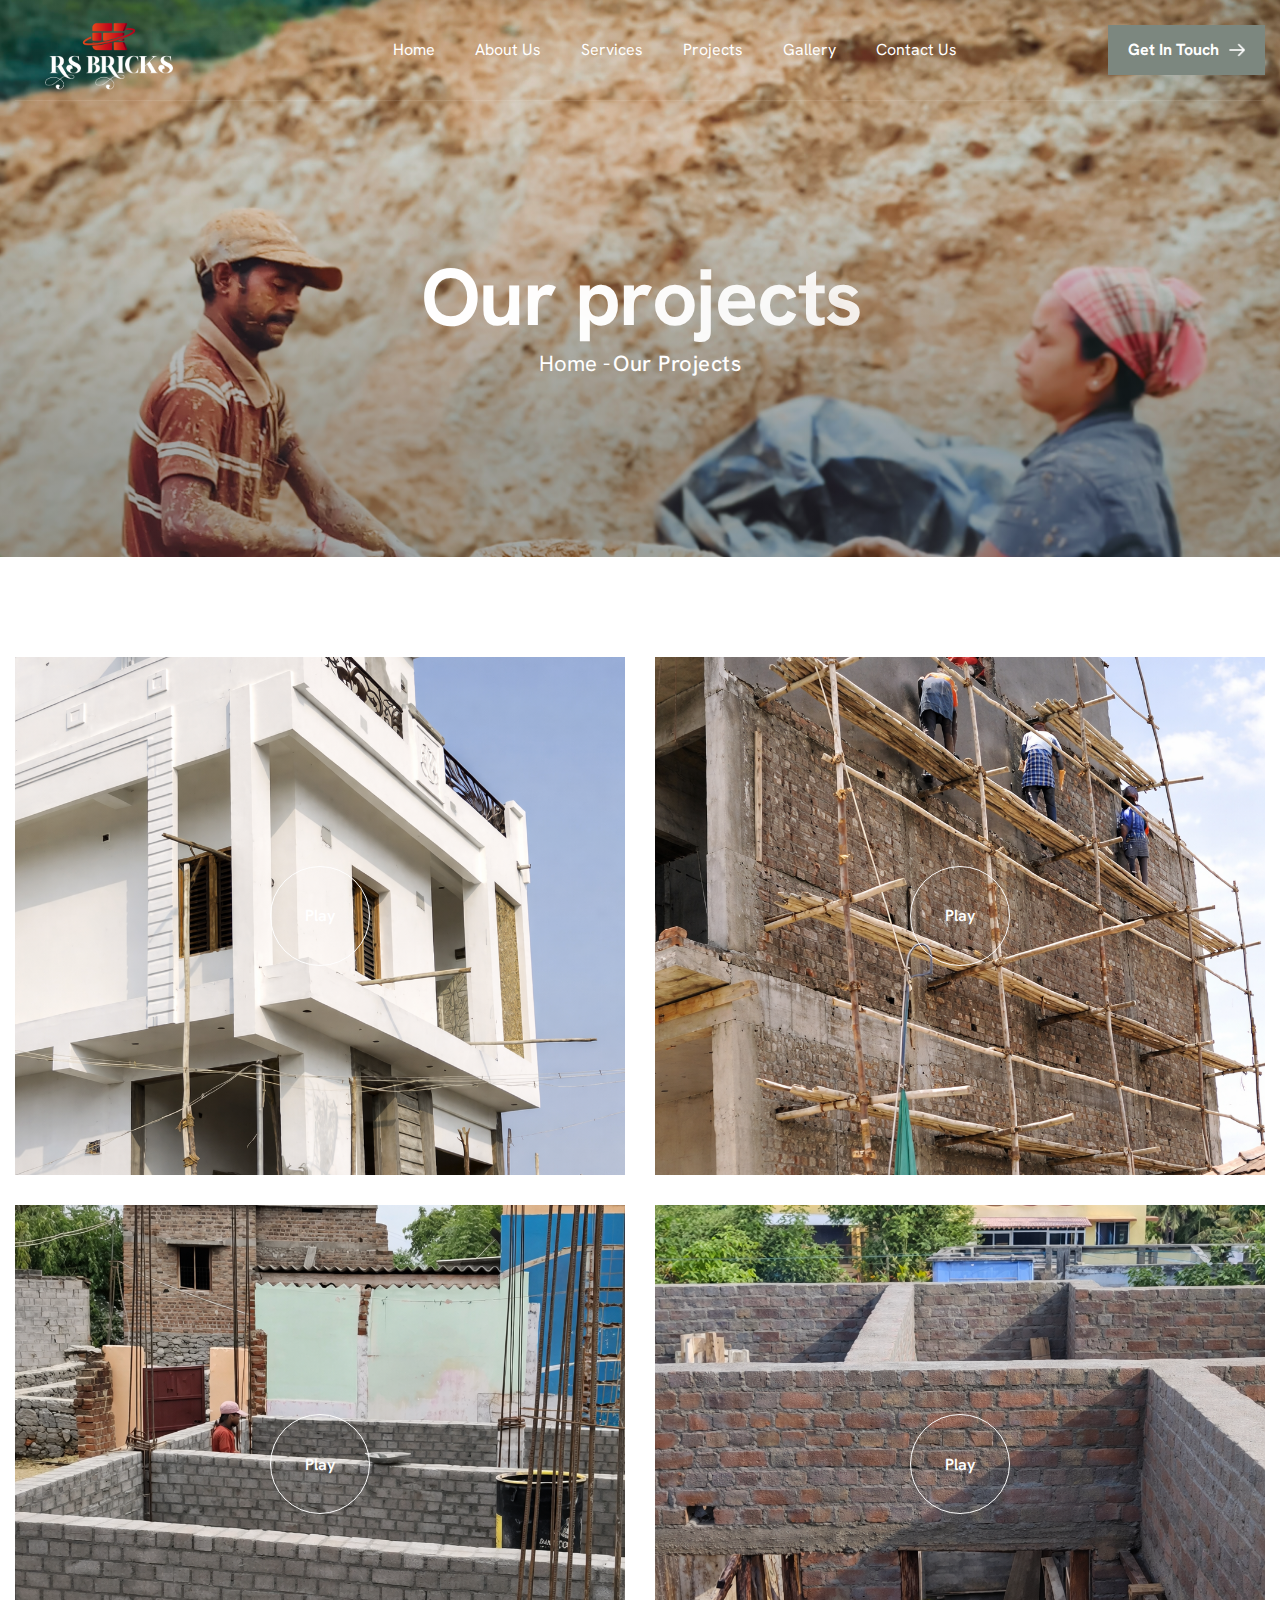
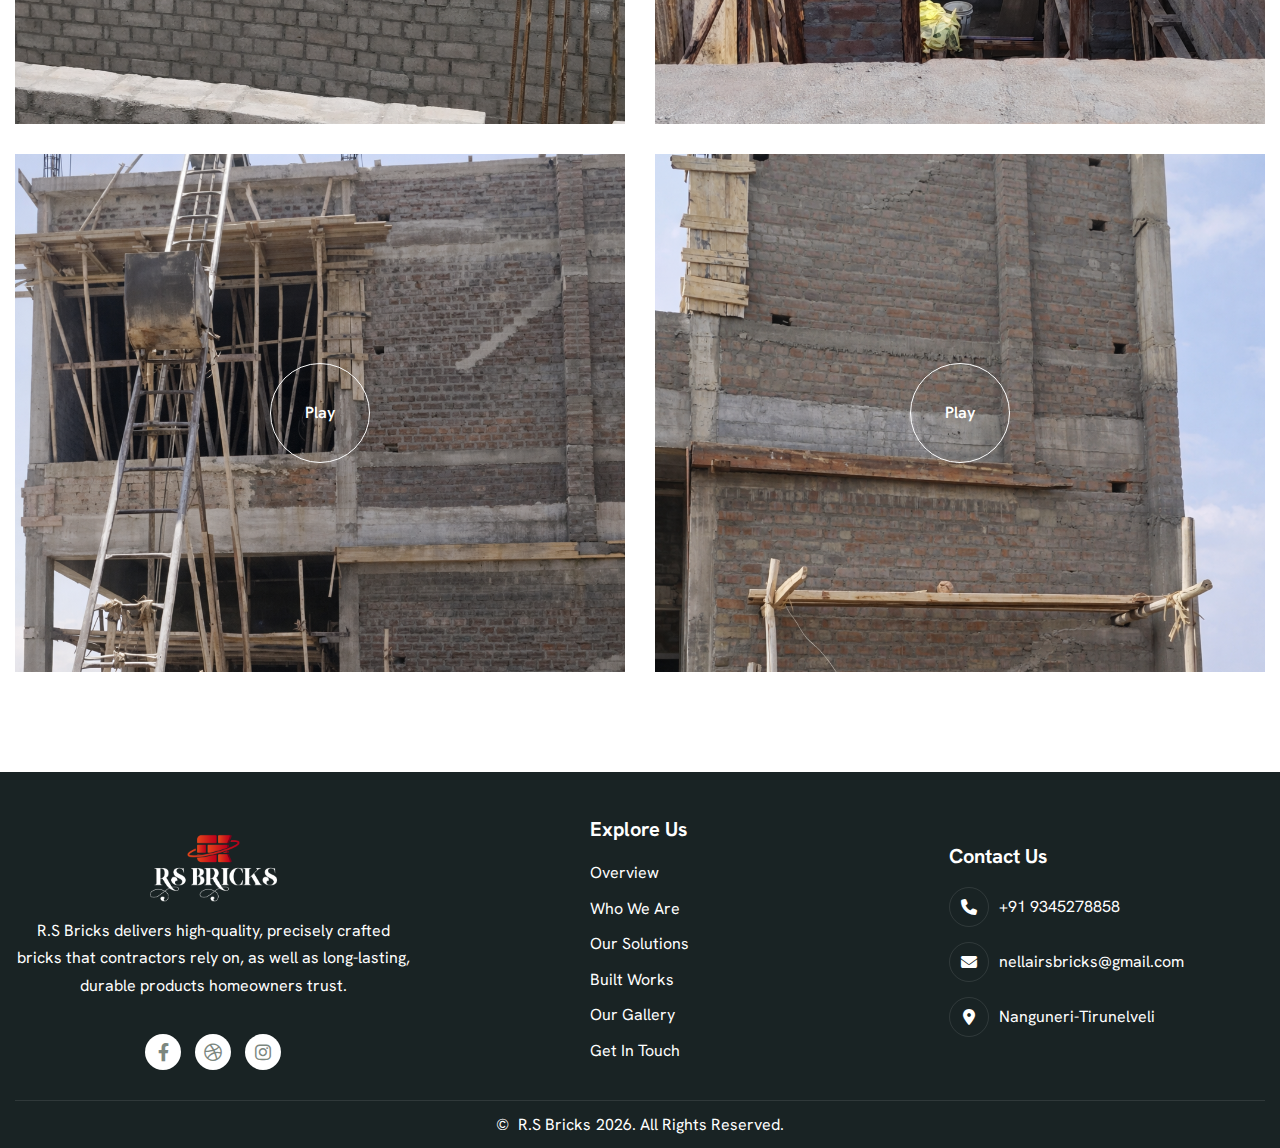
<file: projects.html>
<!DOCTYPE html>
<html lang="zxx">

<!-- Mirrored from html.awaikenthemes.com/inspaire/projects.html by HTTrack Website Copier/3.x [XR&CO'2014], Thu, 27 Nov 2025 04:40:26 GMT -->
<head>
	<!-- Meta -->
	<meta charset="utf-8">
	<meta http-equiv="X-UA-Compatible" content="IE=edge">
	<meta name="viewport" content="width=device-width, initial-scale=1.0, maximum-scale=1">
	<meta name="description" content="">
	<meta name="keywords" content="">
	<meta name="author" content="Awaiken">
	<!-- Page Title -->
    <title>R.S Bricks – Nellai’s Leading Brick Manufacturer & Supplier</title>
	<!-- Favicon Icon -->
	<link rel="shortcut icon" type="image/x-icon" href="images/favicon.png">
	<!-- Google Fonts Css-->
	<link rel="preconnect" href="https://fonts.googleapis.com/">
    <link rel="preconnect" href="https://fonts.gstatic.com/" crossorigin>
    <link href="https://fonts.googleapis.com/css2?family=Hanken+Grotesk:ital,wght@0,100..900;1,100..900&amp;display=swap" rel="stylesheet">
	<!-- Bootstrap Css -->
	<link href="css/bootstrap.min.css" rel="stylesheet" media="screen">
	<!-- SlickNav Css -->
	<link href="css/slicknav.min.css" rel="stylesheet">
	<!-- Swiper Css -->
	<link rel="stylesheet" href="css/swiper-bundle.min.css">
	<!-- Font Awesome Icon Css-->
	<link href="css/all.min.css" rel="stylesheet" media="screen">
	<!-- Animated Css -->
	<link href="css/animate.css" rel="stylesheet">
    <!-- Magnific Popup Core Css File -->
	<link rel="stylesheet" href="css/magnific-popup.css">
	<!-- Mouse Cursor Css File -->
	<link rel="stylesheet" href="css/mousecursor.css">
	<!-- Main Custom Css -->
	<link href="css/custom.css" rel="stylesheet" media="screen">
     <link href="css/style.css" rel="stylesheet" media="screen">
</head>
<body>

    <!-- Preloader Start -->
	<div class="preloader">
		<div class="loading-container">
			<div class="loading"></div>
			<div id="loading-icon"><img src="images/loader.svg" alt=""></div>
		</div>
	</div>
	<!-- Preloader End -->

    <!-- Header Start -->
	<header class="main-header">
		<div class="header-sticky">
			<nav class="container">
				<div class="navbar navbar-expand-lg">
					<!-- Logo Start -->
					<a class="navbar-brand" href="index.html">
						<img src="images/bricks-logo.PNG" alt="Logo">
					</a>
					<!-- Logo End -->

					<!-- Main Menu Start -->
					<div class="collapse navbar-collapse main-menu">
                        <div class="nav-menu-wrapper">
                            <ul class="navbar-nav mr-auto" id="menu">
                                <li class="nav-item"><a class="nav-link" href="index.html">Home</a>
                                    <!-- <ul>
                                        <li class="nav-item"><a class="nav-link" href="index-2.html">Home - Image</a></li>
                                        <li class="nav-item"><a class="nav-link" href="index-video.html">Home - Video</a></li>
                                        <li class="nav-item"><a class="nav-link" href="index-slider.html">Home - Slider</a></li>
                                    </ul> -->
                                </li>                                
                                <li class="nav-item"><a class="nav-link" href="about.html">About Us</a>
                                <li class="nav-item"><a class="nav-link" href="javascript:void(0);">Services</a>
                                    <ul>
                                         <li class="nav-item"><a class="nav-link" href="manufacture.html">Manufacturing</a></li>
                                        <li class="nav-item"><a class="nav-link" href="supply.html">Supply</a></li>
                                    </ul>
                                </li>
                                <li class="nav-item"><a class="nav-link" href="projects.html">Projects</a></li>
                                <!-- <li class="nav-item"><a class="nav-link" href="blog.html">Blog</a></li> -->
                                <li class="nav-item "><a class="nav-link" href="gallery.html">Gallery</a>
                                    <!-- <ul>                                        
                                        <li class="nav-item"><a class="nav-link" href="service-single.html">Service Details</a></li>
                                        <li class="nav-item"><a class="nav-link" href="project-single.html">Project Details</a></li>
                                        <li class="nav-item"><a class="nav-link" href="blog-single.html">Blog Details</a></li>
                                        <li class="nav-item"><a class="nav-link" href="image-gallery.html">Image Gallery</a></li>
                                        <li class="nav-item"><a class="nav-link" href="faqs.html">FAQs</a></li>
                                        <li class="nav-item"><a class="nav-link" href="404.html">404</a></li>
                                    </ul> -->
                                </li>
                                <li class="nav-item"><a class="nav-link" href="contact.html">Contact Us</a></li>                             
                            </ul>
                        </div>
                        <!-- Header Btn Start -->
                        <div class="header-btn d-inline-flex">
                            <a href="contact.html" class="btn-default">get in touch</a>
                        </div>
                        <!-- Header Btn End -->
					</div>
					<!-- Main Menu End -->
					<div class="navbar-toggle"></div>
				</div>
			</nav>
			<div class="responsive-menu"></div>
		</div>
	</header>
	<!-- Header End -->

    <!-- Page Header Start -->
	<div class="page-header parallaxie">
		<div class="container">
			<div class="row">
				<div class="col-lg-12">
					<!-- Page Header Box Start -->
					<div class="page-header-box">
						<h1 class="text-anime-style-2" data-cursor="-opaque">Our projects</h1>
						<nav class="wow fadeInUp">
							<ol class="breadcrumb">
								<li class="breadcrumb-item"><a href="index.html">home -</a></li>
								<li class="breadcrumb1" aria-current="page">our projects</li>
							</ol>
						</nav>
					</div>
					<!-- Page Header Box End -->
				</div>
			</div>
		</div>
	</div>
	<!-- Page Header End -->

    <!-- Our Project Start -->
    <!-- <div class="page-project">
        <div class="container">
            <div class="row">
                <div class="col-lg-12">
                    
                    <div class="our-Project-nav wow fadeInUp">
                        <ul>
                            <li><a href="#" class="active-btn" data-filter="*">all</a></li>
                            <li><a href="#" data-filter=".architecture">architecture</a></li>
                            <li><a href="#" data-filter=".interior">interior</a></li>
                            <li><a href="#" data-filter=".bedroom">bedroom</a></li>
                            <li><a href="#" data-filter=".furniture">furniture</a></li>
                            <li><a href="#" data-filter=".kitchen">kitchen</a></li>
                        </ul>
                    </div>
                    
                </div>
    
                <div class="col-lg-12">
                  
                    <div class="row project-item-boxes align-items-center">
                        <div class="col-md-6 project-item-box architecture bedroom">
                         
                            <div class="project-item wow fadeInUp" data-wow-delay="0.2s">
                                <div class="project-image">
                                    <div class="project-featured-image">
                                        <figure class="image-anime">
                                            <img src="images/project-1.jpg" alt="">
                                        </figure>
                                    </div>
                                
                                    <div class="project-btn">
                                        <a href="project-single.html"><img src="images/arrow-white.svg" alt=""></a>
                                    </div>
                                </div>     
    
                                <div class="project-content">
                                    <h3>residential spaces</h3>
                                    <h2><a href="project-single.html">urban retreat: modern design meets comfort</a></h2>
                                </div>
                            </div>
                            
                        </div>
    
                        <div class="col-md-6 project-item-box interior kitchen">
                           
                            <div class="project-item wow fadeInUp" data-wow-delay="0.4s">
                                <div class="project-image">
                                    <div class="project-featured-image">
                                        <figure class="image-anime">
                                            <img src="images/project-2.jpg" alt="">
                                        </figure>
                                    </div>
                                
                                    <div class="project-btn">
                                        <a href="project-single.html"><img src="images/arrow-white.svg" alt=""></a>
                                    </div>
                                </div>     
    
                                <div class="project-content">
                                    <h3>luxury homes</h3>
                                    <h2><a href="project-single.html">luxurious loft: industrial chic for living</a></h2>
                                </div>
                            </div>
                           
                        </div>
    
                        <div class="col-md-6 project-item-box furniture architecture">
                            
                            <div class="project-item wow fadeInUp" data-wow-delay="0.6s">
                                <div class="project-image">
                                    <div class="project-featured-image">
                                        <figure class="image-anime">
                                            <img src="images/project-3.jpg" alt="">
                                        </figure>
                                    </div>
                                
                                    <div class="project-btn">
                                        <a href="project-single.html"><img src="images/arrow-white.svg" alt=""></a>
                                    </div>
                                </div>     
    
                                <div class="project-content">
                                    <h3>outdoor living spaces</h3>
                                    <h2><a href="project-single.html">coastal vibes: serenity by the sea</a></h2>
                                </div>
                            </div>
                            
                        </div>
    
                        <div class="col-md-6 project-item-box kitchen bedroom">
                           
                            <div class="project-item wow fadeInUp" data-wow-delay="0.8s">
                                <div class="project-image">
                                    <div class="project-featured-image">
                                        <figure class="image-anime">
                                            <img src="images/project-4.jpg" alt="">
                                        </figure>
                                    </div>
                                
                                    <div class="project-btn">
                                        <a href="project-single.html"><img src="images/arrow-white.svg" alt=""></a>
                                    </div>
                                </div>     
    
                                <div class="project-content">
                                    <h3>modern designs</h3>
                                    <h2><a href="project-single.html">minimalist haven: simple, clean, inviting spaces</a></h2>
                                </div>
                            </div>
                            
                        </div>

                        <div class="col-md-6 project-item-box interior">
                            
                            <div class="project-item wow fadeInUp" data-wow-delay="1s">
                                <div class="project-image">
                                    <div class="project-featured-image">
                                        <figure class="image-anime">
                                            <img src="images/project-5.jpg" alt="">
                                        </figure>
                                    </div>
                                
                                    <div class="project-btn">
                                        <a href="project-single.html"><img src="images/arrow-white.svg" alt=""></a>
                                    </div>
                                </div>     
    
                                <div class="project-content">
                                    <h3>Rustic Charm Revived</h3>
                                    <h2><a href="project-single.html">Nature's Embrace: Timeless Tranquility</a></h2>
                                </div>
                            </div>
                            
                        </div>

                        <div class="col-md-6 project-item-box furniture">
                           
                            <div class="project-item wow fadeInUp" data-wow-delay="1.2s">
                                <div class="project-image">
                                    <div class="project-featured-image">
                                        <figure class="image-anime">
                                            <img src="images/project-6.jpg" alt="">
                                        </figure>
                                    </div>
                                
                                    <div class="project-btn">
                                        <a href="project-single.html"><img src="images/arrow-white.svg" alt=""></a>
                                    </div>
                                </div>     
    
                                <div class="project-content">
                                    <h3>Nature-Inspired Harmony</h3>
                                    <h2><a href="project-single.html">Bold Accents: Statement Living Design</a></h2>
                                </div>
                            </div>
                            
                        </div>
                    </div>
                    
                </div>
            </div>
        </div>
    </div> -->
    <!-- Our Project End -->

    
  <!-- Gallery Video Section Start -->
<div class="intro-video gallery-video1">
    <div class="container">
        <div class="row">

            <!-- Video 1 -->
            <div class="col-lg-6 col-md-6 col-12">
                <div class="intro-video-box">

                    <div class="intro-video-image1">
                        <a href="video/project-vdo-1.mp4" class="popup-video" data-cursor-text="Play">
                            <figure class="image-anime">
                                <img src="images/project-img-1.png" alt="">
                            </figure>
                        </a>
                    </div>

                    <div class="video-play-button">
                        <a href="video/project-vdo-1.mp4" class="popup-video">play</a>
                    </div>

                </div>
            </div>

            <!-- Video 2 -->
            <div class="col-lg-6 col-md-6 col-12">
                <div class="intro-video-box">

                    <div class="intro-video-image1">
                        <a href="video/project-vdo-2.mp4" class="popup-video" data-cursor-text="Play">
                            <figure class="image-anime">
                                <img src="images/project-img-2.png" alt="">
                            </figure>
                        </a>
                    </div>

                    <div class="video-play-button">
                        <a href="video/project-vdo-2.mp4" class="popup-video">play</a>
                    </div>

                </div>
            </div>

            <!-- Video 3 -->
            <div class="col-lg-6 col-md-6 col-12">
                <div class="intro-video-box">

                    <div class="intro-video-image1">
                        <a href="video/project-vdo-3.mp4" class="popup-video" data-cursor-text="Play">
                            <figure class="image-anime">
                                <img src="images/project-img-3.png" alt="">
                            </figure>
                        </a>
                    </div>

                    <div class="video-play-button">
                        <a href="video/project-vdo-3.mp4" class="popup-video">play</a>
                    </div>

                </div>
            </div>

             <!-- Video 4 -->
            <div class="col-lg-6 col-md-6 col-12">
                <div class="intro-video-box">

                    <div class="intro-video-image1">
                        <a href="video/project-vdo-4.mp4" class="popup-video" data-cursor-text="Play">
                            <figure class="image-anime">
                                <img src="images/project-img-4.png" alt="">
                            </figure>
                        </a>
                    </div>

                    <div class="video-play-button">
                        <a href="video/project-vdo-4.mp4" class="popup-video">play</a>
                    </div>

                </div>
            </div>

            <!-- Video 5 -->
            <div class="col-lg-6 col-md-6 col-12">
                <div class="intro-video-box">

                    <div class="intro-video-image1">
                        <a href="video/project-vdo-5.mp4" class="popup-video" data-cursor-text="Play">
                            <figure class="image-anime">
                                <img src="images/project-img-5.png" alt="">
                            </figure>
                        </a>
                    </div>

                    <div class="video-play-button">
                        <a href="video/project-vdo-5.mp4" class="popup-video">play</a>
                    </div>

                </div>
            </div>

            <!-- Video 6 -->
            <div class="col-lg-6 col-md-6 col-12">
                <div class="intro-video-box">

                    <div class="intro-video-image1">
                        <a href="video/project-vdo-6.mp4" class="popup-video" data-cursor-text="Play">
                            <figure class="image-anime">
                                <img src="images/project-img-6.png" alt="">
                            </figure>
                        </a>
                    </div>

                    <div class="video-play-button">
                        <a href="video/project-vdo-6.mp4" class="popup-video">play</a>
                    </div>

                </div>
            </div>

        </div>
    </div>
</div>
<!-- Gallery Video Section End -->

    <!-- Footer Start -->
    <footer class="main-footer">
      <div class="container">
        <div class="row">
          <div class="col-lg-4 col-md-4 centering-content mb-40">
            <!-- Footer Links Start -->
            <div class="footer-logo">
              <img src="images/bricks-logo.PNG" alt="Logo" />
            </div>
            <div class="footer-newsletter-form">
              <p>
              R.S Bricks delivers high-quality, precisely crafted bricks that contractors rely on, as well as long-lasting, durable products homeowners trust.
              </p>
            </div>
            <div class="footer-social-links">
              <ul>
                <li>
                  <a href="#"><i class="fa-brands fa-facebook-f"></i></a>
                </li>
                <li>
                  <a href="#"><i class="fa-brands fa-dribbble"></i></a>
                </li>
                <li>
                  <a href="#"><i class="fa-brands fa-instagram"></i></a>
                </li>
              </ul>
            </div>
          </div>

          <div class="col-lg-4 col-md-4 centering-content">
            <div class="footer-links">
              <h3>Explore Us</h3>
              <ul>
                <li><a href="index.html">Overview</a></li>
                <li><a href="about.html">Who We Are</a></li>
                <li><a href="manufacture.html">Our Solutions</a></li>
                <li><a href="projects.html">Built Works</a></li>
                <li><a href="gallery.html">Our Gallery</a></li>
                <li><a href="contact.html">Get In Touch</a></li>
              </ul>
            </div>
          </div>

          <div class="col-lg-4 col-md-4 centering-content">
            <!-- Footer Contact Box Start -->
            <div class="footer-contact-box footer-links">
              <h3 class="text-align-center">contact us</h3>
              <!-- Footer Contact Item Start -->
              <div class="footer-contact-item">
                <div class="icon-box">
                  <i class="fa-solid fa-phone"></i>
                </div>
                <div class="footer-contact-content">
                  <p>
                    <a href="tel:+971545518626" class="link-hover-white"
                      >+91 9345278858</a
                    >
                  </p>
                </div>
              </div>
              <!-- Footer Contact Item End -->

              <!-- Footer Contact Item Start -->
              <div class="footer-contact-item">
                <div class="icon-box">
                  <i class="fa-solid fa-envelope"></i>
                </div>
                <div class="footer-contact-content">
                  <p>
                    <a
                      href="mailto:nellairsbricks@gmail.com"
                      class="link-hover-white text-15"
                      >nellairsbricks@gmail.com</a
                    >
                  </p>
                </div>
              </div>
              <!-- Footer Contact Item End -->

              <!-- Footer Contact Item Start -->
              <div class="footer-contact-item">
                <div class="icon-box">
                  <i class="fa-solid fa-location-dot"></i>
                </div>
                <div class="footer-contact-content">
                  <p>
                    <a
                      href="https://maps.app.goo.gl/mrb4wi8DeeAuxPrMA"
                      target="_blank"
                      class="link-hover-white"
                    >
                      Nanguneri-Tirunelveli
                    </a>
                  </p>
                </div>
              </div>
              <!-- Footer Contact Item End -->
            </div>
            <!-- Footer Contact Box End -->
          </div>
        </div>

        <!-- Footer Copyright Section Start -->
        <div class="footer-copyright">
          <div class="row">
            <div class="col-md-12">
              <!-- Footer Copyright Start -->
              <div class="footer-copyright-text">
                <p>
                  ©
                  <a href="" target="_blank"> R.S Bricks</a
                  ><span id="current-year"></span>. All Rights Reserved.
                </p>
              </div>
              <!-- Footer Copyright End -->
            </div>
          </div>
        </div>
        <!-- Footer Copyright Section End -->
      </div>
    </footer>
    <!-- Footer End -->

      <script>
        document.getElementById("current-year").textContent = new Date().getFullYear();
    </script>

    <!-- Jquery Library File -->
    <script src="js/jquery-3.7.1.min.js"></script>
    <!-- Bootstrap js file -->
    <script src="js/bootstrap.min.js"></script>
    <!-- Validator js file -->
    <script src="js/validator.min.js"></script>
    <!-- SlickNav js file -->
    <script src="js/jquery.slicknav.js"></script>
    <!-- Swiper js file -->
    <script src="js/swiper-bundle.min.js"></script>
    <!-- Counter js file -->
    <script src="js/jquery.waypoints.min.js"></script>
    <script src="js/jquery.counterup.min.js"></script>
    <!-- Isotop js file -->
	<script src="js/isotope.min.js"></script>
    <!-- Magnific js file -->
    <script src="js/jquery.magnific-popup.min.js"></script>
    <!-- SmoothScroll -->
    <script src="js/SmoothScroll.js"></script>
    <!-- Parallax js -->
    <script src="js/parallaxie.js"></script>
    <!-- MagicCursor js file -->
    <script src="js/gsap.min.js"></script>
    <script src="js/magiccursor.js"></script>
    <!-- Text Effect js file -->
    <script src="js/SplitText.js"></script>
    <script src="js/ScrollTrigger.min.js"></script>
    <!-- YTPlayer js File -->
    <script src="js/jquery.mb.YTPlayer.min.js"></script>
    <!-- Wow js file -->
    <script src="js/wow.min.js"></script>
    <!-- Main Custom js file -->
    <script src="js/function.js"></script>
</body>

<!-- Mirrored from html.awaikenthemes.com/inspaire/projects.html by HTTrack Website Copier/3.x [XR&CO'2014], Thu, 27 Nov 2025 04:40:26 GMT -->
</html>
</file>
<file: css/custom.css>
/* ----------------------------------------------------------------------------------------
* Author        : Awaiken
* Template Name : Inspaire - Architecture and Interior Design HTML Template
* File          : CSS File
* Version       : 1.0
* ---------------------------------------------------------------------------------------- */
/* INDEX
----------------------------------------------------------------------------------------
01. Global Variables
02. General css
03. Header css
04. Hero css
05. About Us css
06. Why Choose Us css
07. Our Services css
08. Intro Video css
09. Latest Project css
10. How We Work css
11. Our Skills css
12. Our Testimonials css
13. Our Blog css
14. Footer css
15. About Us Page css
16. Services Page css
17. Service Single css
18. Blog Archive css
19. Blog Single css
20. Project Page css
21. Project Single css
22. Image Gallery css
23. FAQs Page css
24. Contact Us Page css
25. 404 Error Page css 
26. Responsive css
-------------------------------------------------------------------------------------- */

/************************************/
/*** 	 01. Global Variables	  ***/
/************************************/	

:root{
	--primary-color			: #192324;
	--secondery-color		: #F8F8F8;
	--text-color			: #283132;
	--accent-color			: #7C877F;
	--white-color			: #FFFFFF;
	--divider-color			: #EAF0EC;
	--dark-divider-color	: #FFFFFF1A;
	--error-color			: rgb(230, 87, 87);
	--default-font			: "Hanken Grotesk", sans-serif;
}


/************************************/
/*** 	   02. General css		  ***/
/************************************/

body{
	font-family: var(--default-font);
	font-size: 16px;
	font-weight: 400;
	line-height: 1.6em;
	background-color: var(--white-color);
	color: var(--text-color);
}

p{
	line-height: 1.7em;
	margin-bottom: 1.6em;
}

h1,
h2,
h3,
h4,
h5,
h6{
	margin :0;
	font-weight: 700;
	line-height: 1.1em;
	color: var(--primary-color);
}

figure{
	margin: 0;
}

img{
	max-width: 100%;
}

a{
	text-decoration: none;
}

a:hover{
	text-decoration: none;
	outline: 0;
}

a:focus{
	text-decoration: none;
	outline: 0;
}

html,
body{
	width: 100%;
	overflow-x: clip;
}

.container{
	max-width: 1300px;
}

.container,
.container-fluid,
.container-lg,
.container-md,
.container-sm,
.container-xl,
.container-xxl{
    padding-right: 15px;
    padding-left: 15px;
}

.image-anime{
	position: relative;
	overflow: hidden;
}

.image-anime:after{
	content: "";
	position: absolute;
    width: 200%;
    height: 0%;
    left: 50%;
    top: 50%;
    background-color: rgba(255,255,255,.3);
    transform: translate(-50%,-50%) rotate(-45deg);
    z-index: 1;
}

.image-anime:hover:after{
    height: 250%;
    transition: all 600ms linear;
    background-color: transparent;
}

.reveal{
	position: relative;
    display: -webkit-inline-box;
    display: -ms-inline-flexbox;
    display: inline-flex;
    visibility: hidden;
    overflow: hidden;
}

.reveal img{
    height: 100%;
    width: 100%;
    -o-object-fit: cover;
    object-fit: cover;
    -webkit-transform-origin: left;
    transform-origin: left;
}

.row{
    margin-right: -15px;
    margin-left: -15px;
}

.row > *{
	padding-right: 15px;
	padding-left: 15px;
}

.row.no-gutters{
    margin-right: 0px;
    margin-left: 0px;
}

.row.no-gutters > *{
    padding-right: 0px;
    padding-left: 0px;
}

.btn-default{
	position: relative;
    display: inline-block;
    background: var(--accent-color);
    color: var(--white-color);
    font-size: 16px;
    font-weight: 700;
    line-height: 1em;
    text-transform: capitalize;
    border: none;
    padding: 17px 46px 17px 20px;
    transition: all 0.5s ease-in-out;
    overflow: hidden;
    z-index: 0;
}

.btn-default:hover{
	background: transparent;
    color: var(--white-color);
}

.btn-default::before{
	content: '';
    position: absolute;
    top: 50%;
    right: 0;
    width: 16px;
    height: 16px;
    background-image: url(../images/arrow-white.svg);
    background-repeat: no-repeat;
    background-position: center center;
    background-size: cover;
    transform: translate(-20px, -50%);
    transition: all 0.4s ease-in-out;
}

.btn-default:hover::before{
	transform: translate(-18px, -50%);
}

.btn-default::after{
	content: '';
    display: block;
    position: absolute;
    top: 0;
    bottom: 0;
    left: -15%;
	right: 0;
    width: 0;
    height: 106%;
    background: var(--primary-color);
    transform: skew(45deg);
    transition: all 0.4s ease-in-out;
    z-index: -1;
}

.btn-default:hover:after{
	width: 100%;
    transform: skew(0deg);
    left: 0;
}

.btn-default.btn-highlighted{
	background-color: var(--white-color);
	color: var(--accent-color);
}

.btn-default.btn-highlighted:hover{
	color: var(--white-color);
}

.btn-default.btn-highlighted::before{
	background-image: url(../images/arrow-accent.svg);
}

.btn-default.btn-highlighted:hover::before{
    filter: brightness(0) invert(1);
}

.btn-default.btn-highlighted::after{
	background-color: var(--accent-color);
}

.cb-cursor:before{
	background: var(--accent-color);
}

.preloader{
	position: fixed;
	top: 0;
	left: 0;
	right: 0;
	bottom: 0;
	z-index: 1000;
	background-color: var(--accent-color);
	display: flex;
	align-items: center;
	justify-content: center;
}

.loading-container,
.loading{
	height: 200px;
	position: relative;
	width: 200px;
	border-radius: 100%;
}

.loading-container{
	margin: 40px auto;
}

.loading{
	border: 1px solid transparent;
	border-color: transparent var(--white-color) transparent var(--white-color);
	animation: rotate-loading 1.5s linear 0s infinite normal;
	transform-origin: 50% 50%;
}

.loading-container:hover .loading,
.loading-container .loading{
	transition: all 0.5s ease-in-out;
}

#loading-icon{
	position: absolute;
	top: 50%;
	left: 50%;
	width: 150px;
	transform: translate(-50%, -50%);
}
@keyframes rotate-loading{
	0%{
		transform: rotate(0deg);
	}

	100%{
		transform: rotate(360deg);
	}
}

.section-row{
	margin-bottom: 80px;
}

.section-row .section-title{
	margin-bottom: 0;
	margin-right: 30px;
}

.section-btn{
	text-align: end;
}

.section-title-content{
	margin-left: 120px;
}

.section-title-content p{
	margin: 0;
}

.section-title{
	margin-bottom: 40px;
}

.section-title h3{
	display: inline-block;
	position: relative;
	font-size: 16px;
    font-weight: 500;
	line-height: 1.6em;
    text-transform: capitalize;
    color: var(--accent-color);
	padding-left: 35px;
    margin-bottom: 20px;
}

.section-title h3::before{
	content: '';
    position: absolute;
    top: 50%;
    left: 0;
    transform: translateY(-50%);
    background: url('../images/icon-sub-heading.svg');
	background-repeat: no-repeat;
	background-position: left center;
	background-size: cover;
    width: 24px;
    height: 5px;
}

.section-title h1{
	font-size: 80px;
	font-weight: 700;
	letter-spacing: -0.02em;
	margin-bottom: 0;
	cursor: none;
}

.section-title h2{
	font-size: 46px;
	font-weight: 700;
	letter-spacing: -0.02em;
	margin-bottom: 0;
	cursor: none;
}

.section-title h1 span,
.section-title h2 span{
	color: var(--accent-color);
}

.section-title p{
	margin-top: 30px;
	margin-bottom: 0;
}


.section-title-content.dark-section p,
.section-title.dark-section p,
.section-title.dark-section h2,
.section-title.dark-section h3{
	color: var(--white-color);
}

.help-block.with-errors ul{
	margin: 0;
	text-align: left;
}

.help-block.with-errors ul li{
	color: var(--error-color);
	font-weight: 500;
	font-size: 14px;
}

/************************************/
/**** 	   03. Header css		 ****/
/************************************/

header.main-header{
	position: relative;
	z-index: 100;
}

header.main-header .header-sticky{
	position: relative;
	top: 0;
	z-index: 100;
}

header.main-header .header-sticky.hide{
	transform: translateY(-100%);
	transition: transform 0.3s ease-in-out;
	border-radius: 0;
}

header.main-header .header-sticky.active{
	position: fixed;
	top: 0;
	left: 0;
	right: 0;
	border-radius: 0;
    transform: translateY(0);
	background: var(--primary-color);
	border-bottom: 1px solid var(--dark-divider-color);
}

.navbar{
	padding: 0px 0;
	align-items: center;
	border-bottom: 1px solid var(--dark-divider-color);
}

header.main-header .header-sticky.active .navbar{
	border-bottom: none;
}

.navbar-brand{
	padding: 0;
	margin: 0;
	/* width: 170px; */
}

.main-menu .nav-menu-wrapper{
	flex: 1;
	text-align: center;
	margin-left: 40px;
}

.main-menu .nav-menu-wrapper > ul{
	align-items: center;
	display: inline-flex;
}

.main-menu ul li{
	margin: 0 6px;
	position: relative;
}

.main-menu ul li a{
	font-family: var(--accent-font);
	font-size: 16px;
	font-weight: 400;
	padding: 15px 14px !important;
	color: var(--white-color);
	text-transform: capitalize;
	transition: all 0.3s ease-in-out;
}

.main-menu ul li.submenu > a:after{
	content: '\f107';
	font-family: 'FontAwesome';
	font-weight: 900;
	font-size: 14px;
	margin-left: 8px;
}

.main-menu ul li a:hover,
.main-menu ul li a:focus{
	color: var(--accent-color);
}

.main-menu ul ul{
	visibility: hidden;
	opacity: 0;
	transform: scaleY(0.8);
	transform-origin: top;
	padding: 0;
	margin: 0;
	list-style: none;
	width: 230px;
	border-radius: 20px;
	position: absolute;
	left: 0;
	top: 100%;
	background-color: var(--accent-color);
	transition: all 0.3s ease-in-out;
	text-align: left;
}

.main-menu ul li.submenu:first-child ul{
    width: 230px;
}

.main-menu ul ul ul{
	left: 100%;
	top: 0;
	text-align: left;
}
.main-menu ul li:hover > ul{
	visibility: visible;
	opacity: 1;
	transform: scaleY(1);
    padding: 5px 0;
}

.main-menu ul li.submenu ul li.submenu > a:after{
    content: '\f105';
    float: right;
}

.main-menu ul ul li{
	margin: 0;
	padding: 0;
}

.main-menu ul ul li a{
	color: var(--white-color);
	padding: 6px 20px !important;
	transition: all 0.3s ease-in-out;
}

.main-menu ul li:hover > ul{
	visibility: visible;
	opacity: 1;
	transform: scaleY(1);
    padding: 5px 0;
}

.main-menu ul ul li a:hover,
.main-menu ul ul li a:focus{
	color: var(--primary-color);
	background-color: transparent;
	padding: 6px 20px 6px 23px !important;
}

.responsive-menu,
.navbar-toggle{
	display: none;
}

.responsive-menu{
	top: 0;
	position: relative;
}

.slicknav_btn{
	background: var(--accent-color);
	padding: 0;
	display: flex;
	align-items: center;
	justify-content: center;
	width: 38px;
	height: 38px;
	margin: 0;
	border-radius: 0;
}

.slicknav_icon .slicknav_icon-bar{
	display: block;
	width: 100%;
	height: 3px;
	width: 22px;
	background-color: var(--white-color);
	border-radius: 6px;
	margin: 4px auto !important;
	transition: all 0.1s ease-in-out;
}

.slicknav_icon .slicknav_icon-bar:first-child{
	margin-top: 0 !important;
}

.slicknav_icon .slicknav_icon-bar:last-child{
	margin-bottom: 0 !important;
}

.navbar-toggle a.slicknav_btn.slicknav_open .slicknav_icon span.slicknav_icon-bar:nth-child(1){
    transform: rotate(-45deg) translate(-5px, 5px);
}

.navbar-toggle a.slicknav_btn.slicknav_open .slicknav_icon span.slicknav_icon-bar:nth-child(2){
    opacity: 0;
}

.navbar-toggle a.slicknav_btn.slicknav_open .slicknav_icon span.slicknav_icon-bar:nth-child(3){
    transform: rotate(45deg) translate(-5px, -5px);
}

.slicknav_menu{
	position: absolute;
    width: 100%;
	padding: 0;
	background: var(--accent-color);
}

.slicknav_menu ul{
	margin: 5px 0;
}

.slicknav_menu ul ul{
	margin: 0;
}

.slicknav_nav .slicknav_row,
.slicknav_nav li a{
	position: relative;
	font-family: var(--accent-font);
	font-size: 16px;
	font-weight: 400;
	text-transform: capitalize;
	padding: 10px 20px;
	color: var(--white-color);
	line-height: normal;
	margin: 0;
	border-radius: 0 !important;
	transition: all 0.3s ease-in-out;
}

.slicknav_nav a:hover,
.slicknav_nav a:focus,
.slicknav_nav .slicknav_row:hover{
	background-color: transparent;
	color: var(--primary-color);
}

.slicknav_menu ul ul li a{
    padding: 10px 20px 10px 30px;
}

.slicknav_arrow{
	font-size: 0 !important;
}

.slicknav_arrow:after{
	content: '\f107';
	font-family: 'FontAwesome';
	font-weight: 900;
	font-size: 12px;
	margin-left: 8px;
	color: var(--white-color);
	position: absolute;
	right: 15px;
    top: 15px;
	transition: all 0.3s ease-out;
}

.slicknav_open > a .slicknav_arrow:after{
    transform: rotate(-180deg);
	color: var(--primary-color);
}

/************************************/
/***        04. Hero css	      ***/
/************************************/

.hero{
	position: relative;
	background: url('../images/hero-bg.jpg');
	background-repeat: no-repeat;
	background-position: center center;
	background-size: cover;
	padding: 280px 0 250px;
	min-height: 100vh;
	margin-top: -118px;
}

.hero::before{
	content: '';
	position: absolute;
	top: 0;
	left: 0;
	bottom: 0;
	right: 0;
	background: linear-gradient(180deg, rgba(25, 35, 36, 0) 0%, rgba(25, 35, 36, 0.4) 80.94%);
	height: 100%;
	width: 100%;
	z-index: 1;
}

.hero.hero-video .hero-bg-video{
	position: absolute;
	top: 0;
	right: 0;
	left: 0;
	bottom: 0;
	width: 100%;
	height: 100%;
}

.hero.hero-video .hero-bg-video video{
	width: 100%;
	height: 100%;
	object-fit: cover;
}

.hero.hero-slider-layout{
	background: none;
	padding: 0;
}

.hero.hero-slider-layout .hero-slide{
	position: relative;
    padding: 280px 0 250px;
	min-height: 100vh;
}

.hero.hero-slider-layout .hero-slide::before{
	content: '';
    display: block;
    position: absolute;
    top: 0;
    bottom: 0;
    left: 0;
    right: 0;
    background: linear-gradient(180deg, rgba(25, 35, 36, 0) 0%, rgba(25, 35, 36, 0.4) 80.94%);
    width: 100%;
    height: 100%;
    z-index: 1;
}

.hero.hero-slider-layout .hero-slide .hero-slider-image{
	position: absolute;
	top: 0;
	right: 0;
	left: 0;
	bottom: 0;
}

.hero.hero-slider-layout .hero-slide .hero-slider-image img{
	width: 100%;
	height: 100%;
	object-fit: cover;
}

.hero.hero-slider-layout .hero-pagination{
	position: absolute;
    bottom: 50px;
	text-align: left;
	padding-left: calc(((100vw - 1300px) / 2));
	z-index: 2;
}

.hero.hero-slider-layout .hero-pagination .swiper-pagination-bullet{
    width: 12px;
    height: 12px;
    background: var(--white-color);
    opacity: 1;
    transition: all 0.3s ease-in-out;
    margin: 0 5px;
}

.hero.hero-slider-layout .hero-pagination .swiper-pagination-bullet-active{
    background-color: var(--accent-color);
}

.hero-content{
	position: relative;
	z-index: 2;
}

.hero-content .section-title h3,
.hero-content .section-title h1{
	color: var(--white-color);
}

.hero-content .section-title p{
	font-size: 22px;
	color: var(--white-color);
	width: 100%;
	max-width: 800px;
}

.hero-content .section-title h3::before{
	filter: brightness(0) invert(1);
}

.hero-content .btn-default.btn-highlighted{
	margin-left: 30px;
}

/************************************/
/***       05. About Us css 	  ***/
/************************************/

.about-us{
	background-image: url('../images/section-bg-shape-1.svg');
	background-repeat: no-repeat;
	background-position: left center;
	background-size: contain;
	padding: 100px 0;
}

.about-us-images{
	position: relative;
	background-image: url(../images/about-us-bg-shape.svg);
	background-repeat: no-repeat;
	background-position: left 60px bottom 40px;
	background-size: auto;
	padding-right: 100px;
	padding-bottom: 180px;
	margin-right: 30px;
}

.about-img-1 figure,
.about-img-2 figure{
	display: block;
}

.about-img-1 img{
	width: 100%;
	object-fit: cover;
	aspect-ratio: 1 / 0.76;
}

.about-img-2{
	position: absolute;
	width: 100%;
	max-width: 385px;
	bottom: 0;
	right: 0;
}

.about-img-2 img{
	width: 100%;
	object-fit: cover;
	aspect-ratio: 1 / 0.76;
}

.experience-counter{
	position: absolute;
	top: 0;
	left: 0;
	height: 152px;
	width: 152px;
	display: flex;
	flex-wrap: wrap;
	align-content: center;
	justify-content: center;
	align-items: center;
	background-color: var(--accent-color);
	border: 6px solid var(--white-color);
	transform: translate(-50%, -6px);
	border-radius: 50%;
}

.experience-counter h3{
	font-size: 34px;
	color: var(--white-color);
	text-align: center;
	width: 100%;
	margin-bottom: 5px;
}

.experience-counter p{
	font-weight: 600;
	line-height: 1.4em;
	text-transform: capitalize;
	color: var(--white-color);
	text-align: center;
	margin-bottom: 0;
}

.feedback-counter{
	position: absolute;
	top: 0;
	right: 0;
	transform: rotate(-180deg) translate(20px, -20px);
    writing-mode: vertical-rl;
	display: flex;
	align-items: center;
}

.feedback-counter p{
	font-size: 16px;
	font-weight: 500;
	color: var(--white-color);
	height: 60px;
	width: 60px;
	display: flex;
	align-items: center;
	justify-content: center;
	background-color: var(--accent-color);
	border-radius: 50%;
	margin: 0 0 15px 0;
	transition: all 0.3s ease-in-out;
}

.feedback-counter:hover p{
	background-color: var(--primary-color);
}

.feedback-counter h3{
	font-size: 18px;
	font-weight: 500;
	text-transform: capitalize;
	width: calc(100% - 75px);
}

.about-us-content-body{
	position: relative;
	display: flex;
	flex-wrap: wrap;
	gap: 80px;
}

.about-us-content-body::before{
	content: '';
	position: absolute;
	right: 50%;
	top: 0;
	bottom: 0;
	transform: translateX(-50%);
	border: 1px solid var(--divider-color);
	width: 1px;
	height: 100%;
}

.about-us-content-info{
	width: calc(50% - 40px);
}

.about-us-content-list{
	margin-bottom: 40px;
}

.about-us-content-list ul{
	padding: 0;
	margin: 0;
	list-style: none;
}

.about-us-content-list ul li{
	position: relative;
	font-weight: 500;
	color: var(--primary-color);
	padding-left: 30px;
	margin-bottom: 15px;
}

.about-us-content-list ul li:last-child{
	margin-bottom: 0;
}

.about-us-content-list ul li::before{
	content: '\f058';
    position: absolute;
    font-family: 'FontAwesome';
    font-size: 20px;
    font-weight: 900;
    line-height: normal;
    color: var(--accent-color);
    display: inline-block;
    top: 2px;
    left: 0;
}

.about-us-contact-list{
	width: calc(50% - 40px);
}

.about-contact-item{
	display: flex;
	align-items: center;
	margin-bottom: 40px;
}

.about-contact-item:last-child{
	margin-bottom: 0;
}

.about-contact-item .icon-box{
	width: 40px;
	height: 40px;
	background-color: var(--accent-color);
	border-radius: 50%;
	display: flex;
	justify-content: center;
	align-items: center;
	margin-right: 15px;
	transition: all 0.3s ease-in-out;
}

.about-contact-item:hover .icon-box{
	background-color: var(--primary-color);
}

.about-contact-item .icon-box figure{
	display: block;
	border-radius: 50%;
	overflow: hidden;
}

.about-contact-item .icon-box img{
	max-width: 50px;
	border-radius: 60%;
}

.about-contact-item .icon-box i{
	font-size: 18px;
	color: var(--white-color);
}

.about-contact-content{
	width: calc(100% - 55px);
}

.about-contact-content h3{
	font-size: 20px;
	text-transform: capitalize;
}

.about-contact-content p{
	font-weight: 500;
	color: var(--primary-color);
	text-transform: capitalize;
	margin-bottom: 0;
}

/************************************/
/***     06. Why Choose Us css    ***/
/************************************/

.why-choose-us{
	padding: 100px 0;
	background-color: var(--secondery-color);
}

.why-choose-item{
	display: flex;
	border-bottom: 1px solid var(--divider-color);
	margin-bottom: 20px;
	padding-bottom: 20px;
}

.why-choose-item:last-child{
	border-bottom: none;
	margin-bottom: 0;
	padding-bottom: 0;
}

.why-choose-item .icon-box{
	position: relative;
	width: 60px;
	height: 60px;
	background-color: var(--divider-color);
	border-radius: 50%;
	display: flex;
	justify-content: center;
	align-items: center;
	margin-right: 20px;
	transition: all 0.4s ease-in-out;
}

.why-choose-item:hover .icon-box{
	background-color: transparent;
}

.why-choose-item .icon-box::before{
	content: '';
	position: absolute;
	top: 0;
	bottom: 0;
	left: 0;
	right: 0;
	background-color: var(--primary-color);
	border-radius: 50%;
	height: 100%;
	width: 100%;
	transform: scale(0);
	transition: all 0.3s ease-in-out;
}

.why-choose-item:hover .icon-box::before{
	transform: scale(1);
}

.why-choose-item .icon-box img{
	max-width: 24px;
	z-index: 1;
	transition: all 0.3s ease-in-out;
}

.why-choose-item:hover .icon-box img{
	filter: brightness(0) invert(1);
}

.why-choose-item-content{
	width: calc(100% - 80px);
}

.why-choose-item-content h3{
	font-size: 20px;
	text-transform: capitalize;
	margin-bottom: 10px;
}

.why-choose-item-content p{
	color: var(--primary-color);
	margin-bottom: 0;
}

.why-choose-images{
	display: flex;
	flex-wrap: wrap;
	gap: 20px;
	margin-left: 30px;
}

.why-choose-img-box-1,
.why-choose-img-box-2{
	display: flex;
	gap: 20px;
	width: 100%;
}

.why-choose-img-1 figure,
.why-choose-img-2 figure,
.why-choose-img-3 figure,
.why-choose-img-4 figure{
	display: block;
}

.why-choose-img-1{
	width: calc(57% - 10px);
}

.why-choose-img-1 img{
	width: 100%;
	aspect-ratio: 1 / 0.756;
	object-fit: cover;
}

.why-choose-img-2{
	width: calc(43% - 10px);
}

.why-choose-img-2 img{
	width: 100%;
	aspect-ratio: 1 / 1.01;
	object-fit: cover;
}

.why-choose-img-3{
	width: calc(67% - 10px);
}

.why-choose-img-3 img{
	width: 100%;
	aspect-ratio: 1 / 0.746;
	object-fit: cover;
}

.why-choose-img-4{
	width: calc(33% - 10px);
}

.why-choose-img-4 img{
	width: 100%;
	aspect-ratio: 1 / 1.55;
	object-fit: cover;
}

/************************************/
/***     07. Our Services css     ***/
/************************************/

.our-services{
	padding: 100px 0;
}

.service-item{
	position: relative;
	height: calc(100% - 30px);
	margin-bottom: 30px;
}

.service-image a{
	display: block;
	cursor: none;
}

.service-image a figure::before{
    content: '';
    position: absolute;
    top: 0;
    left: 0;
    bottom: 0;
    right: 0;
    background: linear-gradient(360deg, rgba(0, 0, 0, 0.6) 0%, rgba(0, 0, 0, 0) 105%);
    height: 100%;
    width: 100%;
    z-index: 1;
    transition: all 0.3s ease-in-out;
}

.service-image img{
	width: 100%;
	object-fit: cover;
	aspect-ratio: 1 / 1.36;
	transition: all 0.4s ease-in-out;
}

.service-item:hover .service-image img{
	transform: scale(1.1);
}

.service-btn{
	position: absolute;
	top: 40px;
	right: 40px;
	z-index: 1;
}

.service-btn a{
	background-color: var(--accent-color);
	height: 60px;
	width: 60px;
	border-radius: 50%;
	display: flex;
	justify-content: center;
	align-items: center;
	transition: all 0.4s ease-in-out;
}

.service-btn a:hover{
	background-color: var(--primary-color);
}

.service-btn a img{
	max-width: 20px;
	transform: rotate(-45deg);
	transition: all 0.4s ease-in-out;
}

.service-btn a:hover img{
	transform: rotate(0)
}

.service-content{
	position: absolute;
	bottom: 40px;
	left: 40px;
	right: 40px;
	z-index: 1;
}

.service-content h3{
	font-size: 20px;
	text-transform: capitalize;
	color: var(--white-color);
	margin-bottom: 10px;
}

.service-content h3 a{
	color: inherit;
}

.service-content p{
	color: var(--white-color);
	margin-bottom: 0;
}

.all-services-btn{
	text-align: center;
	margin-top: 20px;
}

/************************************/
/***      08. Intro Video css     ***/
/************************************/

.intro-video .container-fluid{
	padding: 0;
}

.intro-video-box{
	position: relative;
    overflow: hidden;
	z-index: 1;
}

.intro-video-image a{
	display: block;
	cursor: none;
}

.intro-video-image figure::before{
	content: '';
    position: absolute;
    top: 0;
    left: 0;
    bottom: 0;
    right: 0;
    background: linear-gradient(180deg, rgba(25, 35, 36, 0) 0%, rgba(25, 35, 36, 0.6) 80.94%);
    height: 100%;
    width: 100%;
    z-index: 1;
}

.intro-video-image img{
	width: 100%;
	aspect-ratio: 1 / 0.41;
	object-fit: cover;
}

.video-play-button{
	position: absolute;
	top: 50%;
	left: 50%;
	transform: translate(-50%, -50%);
	z-index: 2;
}

.video-play-button a{
	position: relative;
	font-size: 16px;
	font-weight: 600;
	text-transform: capitalize;
	color: var(--white-color);
	border: 1px solid var(--white-color);
	border-radius: 50%;
	width: 100px;
	height: 100px;
	margin: 0 auto;	
	display: flex;
	align-items: center;
	justify-content: center;
	cursor: none;
	transition: all 0.3s ease-in-out;
}

.video-play-button a:hover{
	border-color: var(--primary-color);
	color: var(--primary-color);
}

/************************************/
/***    09. Latest Project css    ***/
/************************************/

.our-project{
	padding: 100px 0 70px;
}

.our-Project-nav{
	text-align: center;
	margin-bottom: 60px;
}

.our-Project-nav ul{
	list-style: none;
	text-align: center;
	display: inline-flex;
	flex-wrap: wrap;
	align-items: center;
	justify-content: center;
	gap: 15px 30px;
	padding: 0;
	margin: 0;
}

.our-Project-nav ul li a{
	position: relative;
	display: inline-block;
	color: var(--primary-color);
	font-weight: 500;
	line-height: 1.2em;
	text-transform: capitalize;
	transition: all 0.3s ease-in-out;
}

.our-Project-nav ul li a:after,
.our-Project-nav ul li a:before{
	content: '';
    position: absolute;
    left: 0px;
    bottom: -8px;
    width: 100%;
    height: 2px;
    background-color: var(--accent-color);
    transform-origin: bottom right;
    transition: transform 0.4s ease-in-out;
    transform: scaleX(0);
}

.our-Project-nav ul li a:after{
	top: -8px;
	bottom: auto;
	left: 0px;
}

.our-Project-nav ul li a:hover:before,
.our-Project-nav ul li a.active-btn:before,
.our-Project-nav ul li a:hover:after,
.our-Project-nav ul li a.active-btn:after{
	transform-origin: bottom left;
    transform: scaleX(1);
}

.project-item{
	position: relative;
	height: calc(100% - 30px);
	margin-bottom: 30px;
}

.project-featured-image figure::before{
	content: '';
	position: absolute;
	top: 0;
	right: 0;
	bottom: 0;
	left: 0;
	width: 100%;
	height: 100%;
	background: linear-gradient(360deg, rgba(0, 0, 0, 0.6) 0%, rgba(0, 0, 0, 0) 111.33%);
	z-index: 0;
}

.project-btn{
	position: absolute;	
	top: 50%;
	left: 50%;
	opacity: 0;
	visibility: hidden;
	backdrop-filter: blur(20px);
	border-radius: 50%;
	transform: translate(-50%, -30%);	
	transition: all 0.3s ease-in-out;
	z-index: 1;
}

.project-item:hover .project-btn{
	opacity: 1;
	visibility: visible;
	transform: translate(-50%, -50%);	
}

.project-btn a{
	width: 100px;
	height: 100px;
	background: var(--dark-divider-color);
	border-radius: 50%;
	display: flex;
	align-items: center;
	justify-content: center;
	transition: all 0.4s ease-in-out;
}

.project-btn img{
	max-width: 24px;
	transform: rotate(-45deg);
	transition: all 0.4s ease-in-out;
}

.project-btn a:hover{
	background: var(--primary-color);
}

.project-btn a:hover img{
	transform: rotate(0deg);
}

.project-featured-image img{
	width: 100%;
    aspect-ratio: 1 / 0.79;
    object-fit: cover;
}

.project-content{
	position: absolute;
	left: 40px;
	bottom: 40px;
	right: 40px;
}

.project-content h3,
.project-content h2{
	color: var(--white-color);
	text-transform: capitalize;
	position: relative;
	z-index: 1;
}

.project-content h3{
	font-size: 16px;
	font-weight: 500;
	margin-bottom: 10px;
}

.project-content h2{
	font-size: 20px;
	font-weight: 700;
}

.project-content h2 a{
	color: inherit;
}

/************************************/
/***      10. How We Work css     ***/
/************************************/

.how-we-work{
	background: var(--primary-color);
	padding: 100px 0;
}

.how-we-work-list{
	display: flex;
	flex-wrap: wrap;
	gap: 30px;
}

.how-we-work-item{
	width: calc(25% - 22.5px);
}

.how-we-work-item .icon-box{
	margin-bottom: 30px;
}

.how-we-work-item .icon-box img{
	max-width: 60px;
}

.how-we-work-content h3{
	font-size: 20px;
	text-transform: capitalize;
	color: var(--white-color);
	margin-bottom: 10px;
}

.how-we-work-content p{
	color: var(--white-color);
	margin: 0;
}

.how-work-company-slider{
	border-top: 1px solid var(--dark-divider-color);
	margin-top: 60px;
	padding-top: 60px;
}

.how-work-company-slider .company-logo{
	text-align: center;
}

.how-work-company-slider .company-logo img{
	width: 100%;
	max-height: 40px;
}

/************************************/
/***      11. Our Skills css      ***/
/************************************/

.our-skill{
	padding: 100px 0;
	background: url('../images/section-bg-shape-2.svg');
	background-repeat: no-repeat;
	background-position: center center;
	background-size: contain;
}

.skills-progress-bar{
	margin-bottom: 40px;
}

.skills-progress-bar:last-child{
	margin-bottom: 0;
}

.skillbar .skill-data{
	display: flex;
	justify-content: space-between;
	margin-bottom: 10px;
}

.skill-data .skill-title{
	font-size: 16px;
	text-transform: capitalize;
	color: var(--primary-color);
}

.skill-data .skill-no{
	font-size: 16px;
	color: var(--primary-color);
	margin-left: 20px;
}

.skill-progress{
	width: 100%;
	height: 12px;
	background: var(--divider-color);
	border-radius: 99px;
	position: relative;
}

.skill-progress .count-bar{
	position: absolute;
	top: 0;
	left: 0;
	bottom: 0;
	background-color: var(--primary-color);
	border-radius: 99px;
}

.our-skill-image{
	position: relative;
	padding-bottom: 155px;
	margin-left: 65px;
}

.our-skill-img-1{
	width: 333px;
	position: relative;
	background: url('../images/our-skill-img-bg-dot.svg');
	background-repeat: no-repeat;
	background-position: top left;
	background-size: 84px auto;
	padding: 30px 0 0 30px;
}

.our-skill-img-1 figure,
.our-skill-img-2 figure,
.our-skill-img-3 figure{
	display: block;
}

.our-skill-img-1 img{
	width: 100%;
	aspect-ratio: 1/1.37;
	object-fit: cover;
}

.our-skill-img-2{
	width: 202px;
	position: absolute;
	top: 70px;
	right: 0;
}

.our-skill-img-2 img{
	width: 100%;
	aspect-ratio: 1/0.93;
	object-fit: cover;
}

.our-skill-img-3{
	width: 333px;
	position: absolute;
	bottom: 0;
	right: 0;
}

.our-skill-img-3 img{
	width: 100%;
	aspect-ratio: 1/0.97;
	object-fit: cover;
}

/************************************/
/***   12. Our Testimonials css   ***/
/************************************/

.our-testimonials{
	background: var(--secondery-color);
}

.our-testimonials .container-fluid{
	padding: 0;
}

.our-testimonials-image{
	height: 100%;
}

.our-testimonials-image figure,
.our-testimonials-image figure img{
    width: 100%;
    height: 100%;
    aspect-ratio: 1 / 0.82;
    object-fit: cover;
}

.our-testimonial-content{
	padding: 100px;
}

.our-testimonial-content .section-title{
	background: url('../images/testimonial-quote.svg') no-repeat;
	background-position: top right;
	background-size: 162px auto;
}

.testimonial-slider{
	width: 100%;
	max-width: 620px;
	margin-bottom: 40px;
	padding-bottom: 40px;
	border-bottom: 1px solid var(--divider-color);
}

.testimonial-slider .swiper-wrapper{
	cursor: none;
}

.testimonial-rating{
	margin-bottom: 20px;
}

.testimonial-rating i{
	font-size: 18px;
	color: var(--primary-color);
	margin-right: 2px;
}

.testimonial-rating i:last-child{
	margin-right: 0;
}

.testimonial-content{
	margin-bottom: 40px;
}

.testimonial-content p{
	font-size: 20px;
	color: var(--primary-color);
	margin: 0;
}

.testimonial-body{
	display: flex;
	align-items: center;
}

.testimonial-body .author-image{
	margin-right: 15px;
}

.testimonial-body .author-image img{
	width: 60px;
	height: 60px;
	border-radius: 50%;
}

.testimonial-body .author-content{
	width: calc(100% - 75px);
}

.testimonial-body .author-content h3{
	font-size: 20px;
	text-transform: capitalize;
}

.testimonial-body .author-content p{
	text-transform: capitalize;
	margin: 0;
}

.testimonial-rating-counter{
	display: flex;
	align-items: center;
	gap: 20px;
}

.testimonial-rating-counter .rating-counter h2{
	font-size: 58px;
}

.testimonial-client-rating{
	display: inline-block;
	background: var(--accent-color);
    padding: 0px 5px 3px 5px;
    line-height: 1em;
}

.testimonial-client-rating i{
	font-size: 10px;
	color: var(--white-color);
}

.testimonial-rating-content p{
	color: var(--primary-color);
	font-weight: 500;
	margin: 0;
}

/************************************/
/***       13. Our Blog css       ***/
/************************************/

.our-blog{
	padding: 100px 0;
	background: url('../images/section-bg-shape-2.svg');
	background-repeat: no-repeat;
	background-position: top center;
	background-size: contain;
}

.post-item{
	height: calc(100% - 30px);
    margin-bottom: 30px;
}

.post-featured-image{
    margin-bottom: 20px;
}

.post-featured-image a{
    cursor: none;
}

.post-featured-image figure,
.post-featured-image a{
    display: block;
}

.post-featured-image img{
    width: 100%;
    aspect-ratio: 1 / 0.85;
    object-fit: cover;
    transition: all 0.4s ease-in-out;
}

.post-item:hover .post-featured-image img{
    transform: scale(1.1);
}

.post-item-content{
	margin-bottom: 15px;
}

.post-item-content h3{
	color: var(--primary-color);
    font-size: 20px;
	line-height: 1.4em;
}

.post-item-content h3 a{
    color: inherit;
}

.post-item-btn a{
	position: relative;
	color: var(--primary-color);
	font-weight: 500;
	text-transform: capitalize;
	padding-right: 25px;
}

.post-item-btn a::after{
	content: '';
	position: absolute;
	top: 50%;
	right: 0;
	transform: translate(0px , -50%);
	width: 17px;
	height: 16px;
	background: url('../images/arrow-dark.svg') no-repeat;
	background-position: right center;
	background-size: cover;
	transition: all 0.4s ease-in-out;
}

.post-item-btn a:hover::after{
	transform: translate(2px , -50%);
}

.our-blog-footer{
	margin-top: 20px;
	text-align: center;
}

/************************************/
/***      	14. Footer css 		  ***/
/************************************/

.main-footer{
	padding: 40px 0 0;
	background: var(--primary-color);
}

.main-footer .footer-header{
	border-bottom: 1px solid var(--dark-divider-color);
	margin-bottom: 40px;
	padding-bottom: 40px;
}

.footer-social-links{
	display: flex;
	align-items: center;
	justify-content: start;
	gap: 30px;
}

.footer-social-link-title h3{
	font-size: 20px;
	text-transform: capitalize;
	color: var(--white-color);
}

.footer-social-links ul{
	list-style: none;
	margin: 0;
	padding: 0;
}

.footer-social-links ul li{
	display: inline-flex;
	margin-right: 10px;
}

.footer-social-links ul li:last-child{
	margin-right: 0;
}

.footer-social-links ul li a{
	display: flex;
    justify-content: center;
    align-items: center;
    background: var(--white-color);
    border-radius: 50%;
    height: 36px;
    width: 36px;
    transition: all 0.3s ease-in-out;
}

.footer-social-links ul li a i{
	font-size: 18px;
	color: var(--accent-color);
	transition: all 0.3s ease-in-out;
}

.footer-social-links ul li a:hover{
	background: var(--accent-color);
}

.footer-social-links ul li a:hover i{
	color: var(--white-color);
}

.footer-links h3{
	font-size: 20px;
	text-transform: capitalize;
	color: var(--white-color);
	margin-bottom: 20px;
}

.footer-links ul{
	list-style: none;
	margin: 0;
	padding: 0;
}

.footer-links ul li{
	color: var(--white-color);
	text-transform: capitalize;
	transition: all 0.3s ease-in-out;
	margin-bottom: 10px;
}

.footer-links ul li:last-child{
	margin-bottom: 0;
}

.footer-links ul li:hover{
	color: var(--accent-color);
}

.footer-links ul li a{
	display: block;
	color: inherit;
}

.footer-contact-item{
	display: flex;
	align-items: center;
	margin-bottom: 15px;
}

.footer-contact-item:last-child{
	margin-bottom: 0;
}

.footer-contact-item .icon-box{
	display: flex;
	align-items: center;
	justify-content: center;
	border: 1px solid var(--dark-divider-color);
	border-radius: 50%;
	width: 40px;
	height: 40px;
	margin-right: 10px;
	transition: all 0.3s ease-in-out;
}

.footer-contact-item:hover .icon-box{
	border-color: var(--white-color);
}

.footer-contact-item .icon-box i{
	font-size: 16px;
	color: var(--white-color);
}

.footer-contact-content{
	width: calc(100% - 50px);
}

.footer-contact-content p{
	color: var(--white-color);
	margin: 0;
}

.footer-newsletter-form p{
	color: var(--white-color);
	margin-bottom: 30px;
}

.footer-newsletter-form .form-group{
	display: flex;
	background: var(--white-color);
	overflow: hidden;
}

.footer-newsletter-form .form-group .form-control{
	width: 85%;
	border: none;
	border-radius: 0;
	color: var(--text-color);
	background: transparent;
	padding: 13px 10px;
	box-shadow: none;
}

.footer-newsletter-form .form-group .form-control::placeholder{
	color: var(--text-color);
}

.footer-newsletter-form button{
	background-color: transparent;
	width: 15%;
	border: none;
	padding: 0;
}

.footer-newsletter-form button i{
	color: var(--accent-color);
	font-size: 16px;
	transition: all 0.3s ease-in-out;
}

.footer-newsletter-form button:hover i{
	color: var(--primary-color);
}

.footer-copyright{
	border-top: 1px solid var(--dark-divider-color);
	text-align: center;
	margin-top: 30px;
	padding: 10px 0;
}

.footer-copyright-text p{
	color: var(--white-color);
	margin: 0;
}

/************************************/
/***     15. About Us Page css 	  ***/
/************************************/

.page-header{
	position: relative;
	background: url('../images/about1.jpg');
	background-repeat: no-repeat;
	background-position: center center;
	background-size: cover;
	padding: 270px 0 180px;
	margin-top: -118px;
}

.page-header::before{
	content: '';
    position: absolute;
    top: 0;
    bottom: 0;
    left: 0;
    right: 0;
	background: linear-gradient(180deg, rgba(25, 35, 36, 0) 0%, rgba(25, 35, 36, 0.4) 80.94%);
    width: 100%;
    height: 100%;
    z-index: 0;
}

.page-header-box{
	position: relative;
	text-align: center;
	z-index: 1;
}

.page-header-box h1{
	display: inline-block;
	font-size: 80px;
    font-weight: 700;
	color: var(--white-color);
    letter-spacing: -0.02em;
    margin-bottom: 10px;
    cursor: none;
}

.page-header-box ol{
	margin: 0;
	padding: 0;
	justify-content: center;
}

.page-header-box ol li.breadcrumb-item{
	font-size: 22px;
	text-transform: capitalize;
	color: var(--white-color);
}

.page-header-box ol li.breadcrumb-item a{
    color: inherit;
}

.page-header-box ol .breadcrumb-item+.breadcrumb-item::before{
    font-size: 20px;
    color: var(--white-color);
}

.about-us.page-about-us{
	background: transparent;
}

.about-facility-list{
	margin-top: 100px;
	display: flex;
	flex-wrap: wrap;
	gap: 30px;
}

.about-facility-item{
	width: calc(33.33% - 20px);
	display: flex;
}

.about-facility-item .icon-box{
	position: relative;
	height: 60px;
	width: 60px;
	background-color: var(--divider-color);
	border-radius: 50%;
	display: flex;
	justify-content: center;
	align-items: center;
	margin-right: 20px;
}

.about-facility-item .icon-box:before{
	content: '';
    display: block;
    position: absolute;
    top: 0;
    left: 0;
    background: var(--primary-color);
    border-radius: 50%;
    width: 100%;
    height: 100%;
    transform: scale(0);
    transition: all 0.4s ease-in-out;
    z-index: 0;
}

.about-facility-item:hover .icon-box:before{
	transform: scale(1);
}

.about-facility-item .icon-box img{
	max-width: 24px;
	z-index: 1;
	transition: all 0.4s ease-in-out;
}

.about-facility-item:hover .icon-box img{
	filter: brightness(0) invert(1);
}

.about-facility-content{
	width: calc(100% - 80px);
}

.about-facility-content h3{
	font-size: 20px;
	text-transform: capitalize;
	margin-bottom: 10px;
}

.about-facility-content p{
	margin-bottom: 0;
}

.vision-mission{
	padding: 100px 0 50px;
	background: linear-gradient(180deg, var(--primary-color) 60%, var(--white-color) 40%);
}

.vision-mission-box{
	background-color: var(--secondery-color);
	padding: 45px 60px;
	display: flex;
	flex-wrap: wrap;
	gap: 30px 150px;
}

.vision-mission-item{
	position: relative;
	width: calc(50% - 75px);
}

.vision-mission-item::before{
	content: '';
	position: absolute;
	height: 100%;
	width: 1px;
	top: 0;
	right: -75px;
	bottom: 0;
	background-color: var(--divider-color);
	z-index: 1;
}

.vision-mission-item:nth-child(2n + 2)::before,
.vision-mission-item:last-child::before{
	display: none;
}

.vision-mission-item .icon-box{
	position: relative;
	width: 95px;
	height: 95px;
	background: var(--divider-color);
	border-radius: 50%;
	display: flex;
	align-items: center;
	justify-content: center;
	margin-bottom: 20px;
}

.vision-mission-item .icon-box:before{
	content: '';
    display: block;
    position: absolute;
    top: 0;
    left: 0;
    background: var(--primary-color);
    border-radius: 50%;
    width: 100%;
    height: 100%;
    transform: scale(0);
    transition: all 0.4s ease-in-out;
    z-index: 0;
}

.vision-mission-item:hover .icon-box:before{
	transform: scale(1);
}

.vision-mission-item .icon-box img{
	position: relative;
	max-width: 36px;
	z-index: 1;
	transition: all 0.4s ease-in-out;
}

.vision-mission-item:hover .icon-box img{
	filter: brightness(0) invert(1);
}

.vision-mission-content h3{
	font-size: 20px;
	text-transform: capitalize;
	margin-bottom: 20px;
}

.vision-mission-content p{
	margin: 0;
}

.best-selling{
	background: url(../images/section-bg-shape-1.svg);
    background-repeat: no-repeat;
    background-position: left center;
    background-size: contain;
	padding: 50px 0 100px;
}

.best-selling-content-img{
	margin-bottom: 80px;
}

.best-selling-iamge figure,
.best-selling-content-img figure{
	display: block;
}

.best-selling-content-img img{
	width: 100%;
	aspect-ratio: 1 / 0.42;
    object-fit: cover;
}

.best-selling-content .section-title{
	margin-bottom: 0;
}

.best-selling-iamge img{
	width: 100%;
	aspect-ratio: 1 / 0.93;
    object-fit: cover;
}

.our-team{
	padding: 100px 0 70px;
}

.team-member-item{
	height: calc(100% - 30px);
	margin-bottom: 30px;
}

.team-image{
	position: relative;
	margin-bottom: 20px;
    overflow: hidden;
}

.team-image a{
	display: block;
	cursor: none;
}

.team-image figure{
	display: block;
}

.team-image figure img{
	width: 100%;
    aspect-ratio: 1 / 1.11;
    object-fit: cover;
	transition: all 0.4s ease-in-out;
}

.team-member-item:hover .team-image figure img{
	transform: scale(1.1);
}

.team-readmore-btn{
	position: absolute;
	top: 30px;
	right: 30px;
	z-index: 1;
}

.team-readmore-btn a{
	width: 60px;
	height: 60px;
	background-color: var(--accent-color);
	border-radius: 50%;
	display: flex;
	align-items: center;
	justify-content: center;
	cursor: pointer;
	transition: all 0.4s ease-in-out;
}

.team-readmore-btn a:hover{
	background-color: var(--primary-color);
}

.team-readmore-btn img{
	max-width: 20px;
	transform: rotate(-45deg);
	transition: all 0.4s ease-in-out;
}

.team-readmore-btn a:hover img{
	transform: rotate(0deg);
}

.team-content{
	text-align: center;
	margin-bottom: 20px;
}

.team-content h3{
	font-size: 20px;
	text-transform: capitalize;
	margin-bottom: 10px;
}

.team-content p{
	font-weight: 500;
	text-transform: capitalize;
	margin: 0;
}

.team-social-icon ul{
	list-style: none;
	margin: 0;
	padding: 0;
	text-align: center;
}

.team-social-icon ul li{
	display: inline-flex;
	margin-right: 10px;
}

.team-social-icon ul li:last-child{
	margin-right: 0;
}

.team-social-icon ul li a{
	width: 44px;
	height: 44px;
	color: var(--accent-color);
	background: var(--divider-color);
	border-radius: 50%;
	display: flex;
	align-items: center;
	justify-content: center;
	transition: all 0.4s ease-in-out;
}

.team-social-icon ul li a:hover{
	color: var(--white-color);
	background: var(--primary-color);
}

.team-social-icon ul li a i{
	color: inherit;
	font-size: 18px;
}

.our-faqs{
	padding: 100px 0;
}

.our-faqs-content{
	margin-right: 70px;
}

.faq-accordion .accordion-item{
    border-bottom: 1px solid var(--divider-color);
    margin-bottom: 30px;
    padding-bottom: 15px;
}

.faq-accordion .accordion-item:last-child{
    margin-bottom: 0;
	padding-bottom: 0;
    border-bottom: none;
}

.faq-accordion .accordion-header .accordion-button{
    font-size: 20px;
    font-weight: 600;
    line-height: 1.2em;
    color: var(--primary-color);
	align-items: start;
    padding-right: 35px;
    transition: all 0.3s ease-in-out;
}

.faq-accordion .accordion-header .accordion-button span{
	margin-right: 7px;
}

.faq-accordion .accordion-button:not(.collapsed){
    padding-bottom: 15px;
}

.faq-accordion .accordion-item .accordion-button::after, 
.faq-accordion .accordion-item .accordion-button.collapsed::after{
	content: '\2b';
	font-family: 'Font Awesome 6 Free';
	position: absolute;
	font-size: 18px;
	font-weight: 900;
	color: var(--primary-color);
	text-align: right;
    top: 0;
    right: 0;
	transition: all 0.3s ease-in-out;
}

.faq-accordion .accordion-button:not(.collapsed)::after{
    content: '\f068';
}

.faq-accordion .accordion-body{
	padding-right: 35px;
}

.faq-accordion .accordion-body p{
	margin: 0;
}

.our-faqs-image{
	text-align: right;
}

.our-faqs-image figure{
	display: block;
}

.our-faqs-image img{
	width: 100%;
	aspect-ratio: 1 / 1.26;
    object-fit: cover;
}

.our-clients{
	background-color: var(--secondery-color);
	padding: 100px 0;
}

.our-clients .our-clients-box{
	max-width: 1100px;
	margin: 0 auto;
	text-align: center;
}

.our-client-slider .client-logo{
	text-align: center;
}

.our-client-slider .client-logo img{
	width: 100%;
	max-height: 40px;
}

/************************************/
/***     16. Services Page css 	  ***/
/************************************/

.page-services{
	padding: 100px 0 70px;
}

/************************************/
/***    17. Service Single css 	  ***/
/************************************/

.page-service-single{
    padding: 100px 0;
}

.service-sidebar{
    position: sticky;
    top: 30px;
    margin-right: 30px;
}

.service-catagery-list{
	border: 1px solid var(--divider-color);
	padding: 30px;
    margin-bottom: 40px;
	overflow: hidden;
}

.service-catagery-list h3{
    font-size: 20px;
    text-transform: capitalize;
    border-bottom: 1px solid var(--divider-color);
	padding-bottom: 20px;
	margin-bottom: 20px;
}

.service-catagery-list ul{
    list-style: none;
    margin: 0;
	padding: 0;
}

.service-catagery-list ul li{
    margin-bottom: 20px;
}

.service-catagery-list ul li:last-child{
    margin: 0;
}

.service-catagery-list ul li a{
    position: relative;
    display: block;
	font-weight: 500;
    text-transform: capitalize;
    color: var(--accent-color);
	padding-right: 25px;
    transition: all 0.3s ease-in-out;
}

.service-catagery-list ul li:hover a{
    color: var(--primary-color);
}

.service-catagery-list ul li a::before{
    content: '';
    position: absolute;
    top: 50%;
    right: 0;
    width: 18px;
    height: 18px;
	transform: translateY(-50%) rotate(-45deg);
    background-image: url(../images/arrow-accent.svg);
    background-repeat: no-repeat;
    background-position: center center;
    background-size: cover;
    transition: all 0.3s ease-in-out;
}

.service-catagery-list ul li:hover a::before{
	transform: translateY(-50%) rotate(0);
    filter: brightness(0) invert(0);
}

.sidebar-cta-image figure{
	display: block;
}

.sidebar-cta-image img{
	width: 100%;
	aspect-ratio: 1 / 0.57;
	object-fit: cover;
}

.sidebar-cta-Body{
	border: 1px solid var(--divider-color);
	padding: 30px;
}

.sidebar-cta-content{
	margin-bottom: 25px;
}

.sidebar-cta-content h3{
	font-size: 20px;
	text-transform: capitalize;
	margin-bottom: 10px;
}

.sidebar-cta-content p{
	font-weight: 500;
	margin-bottom: 0;
}

.sidebar-cta-contact-item{
	display: flex;
	align-items: center;
	margin-bottom: 20px;
}

.sidebar-cta-contact-item:last-child{
	margin-bottom: 0;
}

.sidebar-cta-contact-item .icon-box{
	position: relative;
	height: 58px;
	width: 58px;
	background-color: var(--divider-color);
	border-radius: 50%;
	display: flex;
	justify-content: center;
	align-items: center;
	margin-right: 20px;
	transition: all 0.4s ease-in-out;
}

.sidebar-cta-contact-item:hover{
	background-color: transparent;
}

.sidebar-cta-contact-item .icon-box::before{
    content: '';
    position: absolute;
    top: 0;
    bottom: 0;
    left: 0;
    right: 0;
    background-color: var(--primary-color);
    border-radius: 50%;
    height: 100%;
    width: 100%;
    transform: scale(0);
    transition: all 0.3s ease-in-out;
}

.sidebar-cta-contact-item:hover .icon-box::before{
    transform: scale(1);
}

.sidebar-cta-contact-item .icon-box img{
	position: relative;
	max-width: 24px;
	transition: all 0.3s ease-in-out;
	z-index: 1;
}

.sidebar-cta-contact-item:hover .icon-box img{
	filter: brightness(0) invert(1);
}

.cta-contact-item-content{
	width: calc(100% - 78px);
}

.cta-contact-item-content p{
	font-weight: 500;
	margin: 0;
}

.service-feature-image{
    margin-bottom: 40px;
}

.service-feature-image figure{
    display: block;
}

.service-feature-image img{
    width: 100%;
    aspect-ratio: 1 / 0.55;
    object-fit: cover;
}

.service-entry{
    margin-bottom: 60px;
}

.service-entry h2{
	font-size: 46px;
	margin-bottom: 20px;
}

.service-entry h2 span{
	color: var(--accent-color);
}

.service-entry p{
    margin-bottom: 20px;
}

.service-entry p:last-child{
    margin-bottom: 0;
}

.service-entry ul{
    list-style: none;
    margin-bottom: 20px;
    padding: 0;
}

.service-entry ul li{
	position: relative;
    font-weight: 500;
    color: var(--text-color);
	text-transform: capitalize;
    padding-left: 30px;
    margin-bottom: 15px;
}

.service-entry ul li:last-child{
	margin-bottom: 0;
}

.service-entry ul li::before{
    content: '\f058';
    position: absolute;
    font-family: 'FontAwesome';
    font-size: 20px;
    font-weight: 900;
    line-height: normal;
    color: var(--accent-color);
    display: inline-block;
    top: 2px;
    left: 0;
}

.service-entry-list-image{
	display: flex;
	flex-wrap: wrap;
	align-items: center;
	gap: 30px;
}

.service-entry-image,
.service-entry-list{
	width: calc(50% - 15px);
}

.service-entry-image figure{
	display: block;
}

.service-entry-image img{
	width: 100%;
	aspect-ratio: 1 / 0.615;
	object-fit: cover;
}

.service-entry-list ul{
	margin-bottom: 0;
}

.why-choose-content.service-single-why-choose{
	margin-bottom: 60px;
}

/************************************/
/***     18. Blog Archive css 	  ***/
/************************************/

.page-blog{
	padding: 100px 0;
}

.page-pagination{
    margin-top: 20px;
    text-align: center;
}

.page-pagination ul{
    justify-content: center;
    padding: 0;
    margin: 0;
}

.page-pagination ul li a,
.page-pagination ul li span{
    display: flex;
    text-decoration: none;
    justify-content: center;
    align-items: center;
    background: var(--accent-color);
    color: var(--white-color);
    width: 40px;
    height: 40px;
    margin: 0 5px;
    font-weight: 700;
	line-height: 1em;
    transition: all 0.3s ease-in-out;
}

.page-pagination ul li.active a, 
.page-pagination ul li a:hover{
    background: var(--primary-color);
    color: var(--white-color);
}

/************************************/
/***     19. Blog Single css 	  ***/
/************************************/

.page-single-post{
	padding: 100px 0;
}

.post-image{
	position: relative;
	margin-bottom: 30px;
}

.post-image figure{
	display: block;
}

.post-image figure,
.post-image img{
	aspect-ratio: 1 / 0.50;
	object-fit: cover;
}

.post-content{
	width: 100%;
	max-width: 1100px;
	margin: 0 auto;
}

.post-entry{
	border-bottom: 1px solid var(--divider-color);
	padding-bottom: 30px;
    margin-bottom: 30px;
}

.post-entry:after{
    content: '';
    display: block;
    clear: both;
}

.post-entry a{
    color: var(--accent-color);
}

.post-entry h1,
.post-entry h2,
.post-entry h3,
.post-entry h4,
.post-entry h5,
.post-entry h6{
	font-weight: 700;
	line-height: 1.2em;
	margin: 0 0 0.6em;
}

.post-entry h1{
	font-size: 80px;
    letter-spacing: -0.02em;
}

.post-entry h2{
	font-size: 46px;
    letter-spacing: -0.02em;
}

.post-entry h3{
	font-size: 46px;
}

.post-entry h4{
	font-size: 30px;
}

.post-entry h5{
	font-size: 24px;
}

.post-entry h6{
	font-size: 18px;
}

.post-entry p{
	margin-bottom: 20px;
}

.post-entry p:last-child{
	margin-bottom: 0;
}

.post-entry p strong{
	color: var(--primary-color);
	font-size: 18px;
	font-weight: 600;
}

.post-entry ol{
    margin: 0 0 30px;
}

.post-entry ol li{
    margin-bottom: 20px;
    font-size: 18px;
    font-weight: 600;
    color: var(--text-color);
}

.post-entry ul{
	padding: 0;
	margin: 20px 0 20px;
	padding-left: 20px;
}

.post-entry ul li{
	font-size: 18px;
    font-weight: 500;
    color: var(--text-color);
    position: relative;
    margin-bottom: 15px;
}

.post-entry ul li:last-child{
	margin-bottom: 0;
}

.post-entry ul ul,
.post-entry ul ol,
.post-entry ol ol,
.post-entry ol ul{
    margin-top: 20px;
    margin-bottom: 0;
}

.post-entry ul ul li:last-child,
.post-entry ul ol li:last-child,
.post-entry ol ol li:last-child,
.post-entry ol ul li:last-child{
    margin-bottom: 0;
}

.post-entry blockquote{
	background: url(../images/icon-blockquote.svg), var(--accent-color);
	background-repeat: no-repeat;
	background-position: 35px 30px;
    background-size: 58px;
    border-radius: 0;
    padding: 30px 30px 30px 100px;
    margin-bottom: 30px;
}

.post-entry blockquote p{
	font-size: 20px;
	font-weight: 600;
	line-height: 1.4em;
	color: var(--white-color);
}

.post-entry blockquote p:last-child{
	margin-bottom: 0;
}

.tag-links{
	font-size: 20px;
	font-weight: 700;
	color: var(--primary-color);
	display: inline-flex;
	align-items: center;
	flex-wrap: wrap;
	gap: 10px;
}

.post-tags .tag-links a{
    display: inline-block;
    font-size: 16px;
    font-weight: 600;
    text-transform: capitalize;
    background: var(--accent-color);
    color: var(--white-color);
	border-radius: 0;
    padding: 6px 20px;
	transition: all 0.3s ease-in-out;
}

.post-tags .tag-links a:hover{
	background: var(--primary-color);
}

.post-social-sharing{
    text-align: right;
}

.post-social-sharing ul{
    list-style: none;
    padding: 0;
    margin: 0;
}

.post-social-sharing ul li{
    display: inline-block;
    margin-right: 10px;
}

.post-social-sharing ul li:last-child{
	margin-right: 0;
}

.post-social-sharing ul li a{
    display: flex;
    align-items: center;
    justify-content: center;
    text-align: center;
	background: var(--accent-color);
    color: var(--white-color);
	border-radius: 0;
    width: 36px;
    height: 36px;
    transition: all 0.3s ease-in-out;
}

.post-social-sharing ul li:hover a{
	background: var(--primary-color);
}

.post-social-sharing ul li a i{
    font-size: 18px;
    color: inherit;
}

/************************************/
/***     20. Project Page css 	  ***/
/************************************/

.page-project{
	padding: 100px 0 70px;
}

/************************************/
/***    21. Project Single css 	  ***/
/************************************/

.page-project-single{
	padding: 100px 0;
}

.project-single-sidebar{
	position: sticky;
	top: 30px;
	margin-right: 30px;
}

.project-detail-list{
	border: 1px solid var(--divider-color);
	padding: 30px;
	margin-bottom: 60px;
}

.project-detail-item{
	display: flex;
	align-items: center;
    margin-bottom: 30px;
}

.project-detail-item:last-child{
	margin-bottom: 0;
}

.project-detail-item .icon-box{
	position: relative;
	background-color: var(--divider-color);
	border-radius: 50%;
	width: 50px;
	height: 50px;
	display: flex;
	align-items: center;
	justify-content: center;
	margin-right: 20px;
	transition: all 0.3s ease-in-out;
}

.project-detail-item .icon-box::before{
	content: '';
    position: absolute;
    top: 0;
    bottom: 0;
    left: 0;
    right: 0;
    background-color: var(--accent-color);
    border-radius: 50%;
    height: 100%;
    width: 100%;
    transform: scale(0);
    transition: all 0.3s ease-in-out;
}

.project-detail-item:hover .icon-box::before{
	transform: scale(1);
}

.project-detail-item .icon-box i{
	font-size: 22px;
	color: var(--accent-color);
	transition: all 0.3s ease-in-out;
	z-index: 1;
}

.project-detail-item:hover .icon-box i{
	color: var(--white-color);
}

.project-detail-content{
	width: calc(100% - 70px);
}

.project-detail-content h3{
	font-size: 16px;
	font-weight: 500;
	text-transform: capitalize;
	margin-bottom: 5px;
}

.project-detail-content p{
	color: var(--accent-color);
	text-transform: capitalize;
	margin-bottom: 0;
}

.project-single-image{
    margin-bottom: 40px;
}

.project-single-image figure{
    display: block;
}

.project-single-image img{
	width: 100%;
    aspect-ratio: 1 / 0.6;
    object-fit: cover;
}

.project-info,
.project-design-info{
	margin-bottom: 60px;
}

.project-entry h2{
    font-size: 46px;
    font-weight: 700;
    letter-spacing: -0.02em;
    margin-bottom: 30px;
}

.project-entry p{
	margin-bottom: 20px;
}

.project-entry p:last-child{
	margin-bottom: 0;
}

.project-entry ul{
    list-style: none;
    margin-bottom: 20px;
    padding: 0;
}

.project-entry ul li{
	position: relative;
    font-weight: 500;
    color: var(--text-color);
    padding-left: 30px;
    margin-bottom: 15px;
}

.project-entry ul li:last-child{
	margin-bottom: 0;
}

.project-entry ul li::before{
    content: '\f058';
    position: absolute;
    font-family: 'FontAwesome';
    font-size: 20px;
    font-weight: 900;
    line-height: normal;
    color: var(--accent-color);
    display: inline-block;
    top: 2px;
    left: 0;
}

.project-gallery-images{
    display: flex;
    flex-wrap: wrap;
    gap: 30px;
}

.project-gallery-img{
    width: calc(25% - 22.5px);
}

.project-gallery-img a,
.project-gallery-img figure{
    display: block;
	cursor: none;
}

.project-gallery-img figure img{
    width: 100%;
    aspect-ratio: 1 / 0.99;
    object-fit: cover;
}

/************************************/
/***    22. Image Gallery css 	  ***/
/************************************/

.page-gallery{
	padding: 100px 0 70px;
}

.page-gallery-box .photo-gallery{
	height: calc(100% - 30px);
	margin-bottom: 30px;
}

.page-gallery-box .photo-gallery a{
	cursor: none;
}

.page-gallery-box .photo-gallery figure{
	display: block;
}

.page-gallery-box .photo-gallery img{
	width: 100%;
	aspect-ratio: 1 / 0.85;
	object-fit: cover;
}

/************************************/
/***    	23. FAQs Page css 	  ***/
/************************************/

.page-faqs{
	padding: 100px 0;
}

.faq-sidebar{
	position: sticky;
	top: 30px;
	margin-right: 30px;
}

.faq-catagery-list{
	border: 1px solid var(--divider-color);
	padding: 30px;
	margin-bottom: 60px;
}

.faq-catagery-list ul{
	list-style: none;
	margin: 0;
	padding: 0;
}

.faq-catagery-list ul li{
    margin-bottom: 20px;
    transition: all 0.3s ease-in-out;
}

.faq-catagery-list ul li:last-child{
	margin-bottom: 0;
}

.faq-catagery-list ul li a{
	position: relative;
    display: block;
    font-weight: 500;
    text-transform: capitalize;
    color: var(--accent-color);
    padding-right: 25px;
    transition: all 0.3s ease-in-out;
}

.faq-catagery-list ul li:hover a{
	color: var(--primary-color);
}

.faq-catagery-list ul li a::before{
	content: '';
    position: absolute;
    top: 50%;
    right: 0;
    width: 18px;
    height: 18px;
    transform: translateY(-50%) rotate(-45deg);
    background-image: url(../images/arrow-accent.svg);
    background-repeat: no-repeat;
    background-position: center center;
    background-size: cover;
    transition: all 0.3s ease-in-out;
}

.faq-catagery-list ul li:hover a::before{
	transform: translateY(-50%) rotate(0);
    filter: brightness(0) invert(0);
}

.our-faq-section.page-faq-accordion{
    margin-bottom: 60px;
}

.our-faq-section.page-faq-accordion:last-child{
    margin-bottom: 0;
}

/************************************/
/***   24. Contact Us Page css 	  ***/
/************************************/

.page-contact-us{
	padding: 100px 0 50px;
}

.contact-us-image{
	height: 100%;
}

.contact-us-image figure{
	height: 100%;
	display: block;
}

.contact-us-image img{
	height: 100%;
	width: 100%;
    object-fit: cover;
    aspect-ratio: 1 / 0.962;
}

.contact-us-form{
	margin-left: 30px;
}

.contact-form .form-control{
    font-size: 16px;
    font-weight: 500;
	line-height: 1.2em;
    background-color: var(--white-color);
    color: var(--text-color);
    border: 1px solid var(--divider-color);
	border-radius: 0;
    outline: none;
    box-shadow: none;
    padding: 14px 15px;
}

.contact-form .form-control::placeholder{
	font-weight: 400;
}

.google-map{
	padding: 50px 0 100px;
}

.google-map .section-title{
	width: 100%;
	max-width: 560px;
	margin: 0 auto 30px;
	text-align: center;
}

.google-map-iframe,
.google-map-iframe iframe{
	width: 100%;
	height: 500px;
}

.contact-info-box{
	display: flex;
	flex-wrap: wrap;
	gap: 30px;
	margin-top: 60px;
}

.contact-info-item{
	width: calc(33.33% - 20px);
	display: flex;
}

.contact-info-item .icon-box{
	position: relative;
	height: 60px;
	width: 60px;
	background-color: var(--divider-color);
	border-radius: 50%;
	display: flex;
	justify-content: center;
	align-items: center;
	margin-right: 20px;
}

.contact-info-item .icon-box:before{
	content: '';
    display: block;
    position: absolute;
    top: 0;
    left: 0;
    background: var(--primary-color);
    border-radius: 50%;
    width: 100%;
    height: 100%;
    transform: scale(0);
    transition: all 0.4s ease-in-out;
    z-index: 0;
}

.contact-info-item:hover .icon-box:before{
	transform: scale(1);
}

.contact-info-item .icon-box i{
	position: relative;
	font-size: 20px;
	color: var(--accent-color);
	transition: all 0.3s ease-in-out;
	z-index: 1;
}

.contact-info-item:hover .icon-box i{
	color: var(--white-color);
}

.contact-info-content{
	width: calc(100% - 80px);
}

.contact-info-content h3{
	font-size: 20px;
	text-transform: capitalize;
	margin-bottom: 10px;
}

.contact-info-content p{
	margin-bottom: 0;
}

/************************************/
/***    25. 404 Error Page css 	  ***/
/************************************/

.error-page{
	background-image: url(../images/error-page-bg.svg);
	background-repeat: no-repeat;
	background-position: top -100px center;
	background-size: auto;
	padding: 100px 0;
}

.error-page-image{
	text-align: center;
	margin-bottom: 30px;
}

.error-page-image img{
	width: 100%;
	max-width: 50%;
}

 .error-page-content{
	width: 100%;
	max-width: 500px;
	margin: 0 auto;
	text-align: center;
}

.error-page-content .section-title{
	margin-bottom: 20px;
}

.error-page-content-body p{
	font-weight: 500;
	margin-bottom: 20px;
}

/************************************/
/***      26. Responsive css      ***/
/************************************/

@media only screen and (max-width: 1366px){
	
	.our-testimonial-content{
		padding: 100px 50px;
	}
}

@media only screen and (max-width: 1024px){
	
	.main-menu ul li{
		margin: 0;
	}

	.our-testimonial-content{
		padding: 50px 20px;
	}
}

@media only screen and (max-width: 991px){

	.navbar{
		padding: 20px 0;
	}
	
	.slicknav_nav li,
	.slicknav_nav ul{
        display: block;
    }

	.responsive-menu,
    .navbar-toggle{
        display: block;
    }

	.header-btn{
		display: none;
	}

	.btn-default{
		padding: 14px 42px 14px 16px;
	}

	.section-row{
		margin-bottom: 40px;
	}

	.section-row .section-title{
		margin-bottom: 0;
		margin-right: 0px;
	}

	.section-title-content{
		margin-left: 0;
		margin-top: 15px;
	}

	.section-btn{
		text-align: left;
		margin-top: 15px;
	}

	.section-title{
		margin-bottom: 30px;
	}

	.section-title h3{
		margin-bottom: 10px;
	}

	.section-title h1{
		font-size: 50px;
	}

	.section-title h2{
		font-size: 36px;
	}

	.section-title p{
		margin-top: 15px;
	}

	.hero{
		min-height: auto;
		padding: 180px 0 140px;
		margin-top: -92px;
	}

	.hero.hero-slider-layout .hero-slide{
		padding: 180px 0 140px;
		min-height: auto;
	}

	.hero.hero-slider-layout .hero-pagination{
		padding-left: 15px;
		bottom: 30px;
	}

	.hero-content .section-title p{
		font-size: 20px;
	}

	.about-us{
		padding: 50px 0;
	}

	.about-us-images{
		margin: 0 0 30px 0;
	}

	.experience-counter{
		height: 137px;
		width: 137px;
	}

	.experience-counter h3{
		font-size: 28px;
	}

	.about-us-content-list{
		margin-bottom: 30px;
	}

	.about-contact-item{
		margin-bottom: 30px;
	}

	.why-choose-us{
		padding: 50px 0;
	}

	.why-choose-content{
		margin-bottom: 30px;
	}

	.why-choose-item .icon-box{
		margin-right: 10px;
	}

	.why-choose-item-content{
		width: calc(100% - 70px);
	}

	.why-choose-images{
		margin-left: 0;
	}

	.our-services{
		padding: 50px 0;
	}

	.service-image img{
		aspect-ratio: 1 / 1.2;
	}

	.service-btn{
		top: 20px;
		right: 20px;
	}

	.service-btn a{
		height: 50px;
		width: 50px;
	}

	.service-content{
		bottom: 20px;
		left: 20px;
		right: 20px;
	}

	.all-services-btn{
		margin-top: 10px;
	}

	.video-play-button a{
		width: 80px;
		height: 80px;
	}

	.our-project{
		padding: 50px 0 20px;
	}

	.our-Project-nav{
		margin-bottom: 50px;
	}

	.project-featured-image img{
		aspect-ratio: 1 / 0.89;
	}

	.project-btn a{
		width: 80px;
		height: 80px;
	}

	.project-content{
		left: 20px;
		bottom: 20px;
		right: 20px;
	}

	.how-we-work{
		padding: 50px 0;
	}

	.how-we-work-item{
		width: calc(50% - 15px);
	}

	.how-we-work-item .icon-box{
		margin-bottom: 20px;
	}

	.how-work-company-slider{
		margin-top: 40px;
		padding-top: 40px;
	}

	.our-skill{
		padding: 50px 0;
	}

	.our-skill-content{
		margin-bottom: 30px;
	}

	.skills-progress-bar{
		margin-bottom: 30px;
	}

	.our-skill-image{
		max-width: 555px;
		margin: 0 auto;
	}

	.our-testimonials-image{
		height: auto;
	}

	.our-testimonials-image figure,
	.our-testimonials-image figure img{
		height: auto;
		aspect-ratio: 1 / 0.65;
	}

	.our-testimonial-content{
		padding: 50px 15px;
	}

	.our-testimonial-content .section-title{
		background-size: contain;
	}

	.testimonial-slider{
		max-width: 100%;
		margin-bottom: 30px;
		padding-bottom: 30px;
	}

	.testimonial-rating{
		margin-bottom:15px;
	}

	.testimonial-content{
		margin-bottom: 30px;
	}

	.testimonial-content p{
		font-size: 18px;
	}

	.testimonial-rating-counter .rating-counter h2{
		font-size: 48px;
	}

	.our-blog{
		padding: 50px 0;
	}

	.our-blog .section-title{
		margin-right: 0;
	}

	.post-featured-image img{
		aspect-ratio: 1 / 0.75;
	}

	.our-blog-footer{
		margin-top: 10px;
	}

	.main-footer{
		padding: 40px 0 0;
	}

	.main-footer .footer-header{
		margin-bottom: 30px;
		padding-bottom: 30px;
	}

	.footer-links{
		padding-right: 0;
		margin-bottom: 30px;
	}

	.footer-newsletter-form p{
		margin-bottom: 20px;
	}

	.footer-copyright{
		margin-top: 0px;
		padding: 20px 0;
	}

	.page-header{
        padding: 180px 0 100px;
        margin-top: -92px;
    }

    .page-header-box h1{
        font-size: 50px;
    }

	.page-header-box ol li.breadcrumb-item{
		font-size: 18px;
	}

	.page-header-box ol .breadcrumb-item+.breadcrumb-item::before{
		font-size: 16px;
	}

	.about-facility-list{
		margin-top: 50px;
		gap: 20px;
	}

	.about-facility-item{
		width: calc(33.33% - 13.33px);
	}

	.about-facility-item .icon-box{
		height: 45px;
		width: 45px;
		margin-right: 10px;
	}

	.about-facility-item .icon-box img{
		max-width: 20px;
	}

	.about-facility-content{
		width: calc(100% - 55px);
	}

	.about-facility-content h3{
		font-size: 18px;
	}

	.vision-mission{
		padding: 50px 0 25px;
	}

	.vision-mission-box{
        padding: 30px 15px;
        gap: 30px 40px;
    }

	.vision-mission-item{
		width: calc(50% - 20px);
	}

	.vision-mission-item::before{
		right: -20px;
	}

	.vision-mission-item .icon-box{
		width: 70px;
		height: 70px;
	}

	.vision-mission-item .icon-box img{
		max-width: 30px;
	}

	.vision-mission-content h3{
		margin-bottom: 15px;
	}

	.best-selling{
		padding: 25px 0 50px;
	}

	.best-selling-content{
		margin-bottom: 20px;
	}

	.best-selling-content-img{
		margin-bottom: 20px;
	}

	.our-team{
		padding: 50px 0 20px;
	}

	.team-readmore-btn{
		top: 20px;
		right: 20px;
	}

	.team-readmore-btn a{
		width: 50px;
		height: 50px;
	}

	.team-content{
		margin-bottom: 15px;
	}

	.our-faqs{
		padding: 50px 0;
	}

	.our-faqs-content{
		margin-right: 0;
		margin-bottom: 30px;
	}

	.faq-accordion .accordion-item{
		margin-bottom: 20px;
	}

	.our-faqs-image{
		text-align: center;
		margin-left: 0px;
	}

	.our-faqs-image img{
		aspect-ratio: 1 / 0.8;
	}

	.our-clients{
		padding: 50px 0;
	}

	.our-clients .our-clients-box{
		max-width: 100%;
	}

	.page-services{
		padding: 50px 0 20px;
	}

	.page-service-single{
		padding: 50px 0;
	}

	.service-sidebar{
		position: initial;
		margin-right: 0;
		margin-bottom: 30px;
	}

	.service-catagery-list{
		padding: 20px;
		margin-bottom: 30px;
	}

	.service-catagery-list h3{
		padding-bottom: 15px;
		margin-bottom: 15px;
	}

	.service-catagery-list ul li{
		margin-bottom: 10px;
	}

	.service-catagery-list ul li a::before{
		width: 16px;
		height: 16px;
	}

	.sidebar-cta-Body{
		padding: 20px;
	}

	.sidebar-cta-content{
		margin-bottom: 15px;
	}

	.sidebar-cta-contact-item{
		margin-bottom: 15px;
	}

	.service-feature-image{
		margin-bottom: 30px;
	}

	.service-entry{
		margin-bottom: 30px;
	}

	.service-entry ul li{
		font-size: 14px;
		padding-left: 25px;
		margin-bottom: 10px;
	}

	.service-entry ul li::before{
		font-size: 18px;
	}

	.why-choose-content.service-single-why-choose{
		margin-bottom: 30px;
	}

	.page-blog{
		padding: 50px 0;
	}

	.page-pagination{
        margin-top: 10px;
    }

	.page-single-post{
		padding: 50px 0;
	}

	.post-image{
		margin-bottom: 20px;
	}

	.post-entry blockquote{
		background-position: 25px 25px;
        background-size: 50px;
        padding: 25px 25px 25px 90px;
        margin-bottom: 20px;
	}

	.post-entry blockquote p{
		font-size: 18px;
	}

	.post-entry h2{
		font-size: 38px;
	}

	.post-entry ul li{
		font-size: 16px;
	}

	.post-tags{
		margin-bottom: 20px;
	}

	.post-social-sharing ul{
		text-align: left;
	}

	.post-tags .tag-links a{
		padding: 6px 15px;
	}

	.page-project{
		padding: 50px 0 20px;
	}

	.page-project-single{
		padding: 50px 0;
	}

	.project-single-sidebar{
		position: initial;
		margin-right: 0px;
		margin-bottom: 30px
	}

	.project-detail-list{
		padding: 20px;
		margin-bottom: 30px;
	}

	.project-single-image{
		margin-bottom: 30px;
	}

	.project-info,
	.project-design-info{
		margin-bottom: 30px;
	}

	.project-entry h2{
		font-size: 36px;
		margin-bottom: 20px;
	}

	.page-gallery{
		padding: 50px 0 20px;
	}

	.page-gallery-box .photo-gallery img{
		aspect-ratio: 1 / 0.85;
	}

	.page-faqs{
		padding: 50px 0;
	}

	.faq-sidebar{
		position: initial;
		margin-right: 0;
		margin-bottom: 30px;
	}

	.faq-catagery-list{
		padding: 20px;
		margin-bottom: 30px;
	}

	.faq-catagery-list ul li{
        margin-bottom: 15px;
    }

	.faq-catagery-list ul li a::before{
        width: 16px;
        height: 16px;
    }

	.our-faq-section.page-faq-accordion{
		margin-bottom: 40px;
	}

	.page-contact-us{
		padding: 50px 0 25px;
	}

	.contact-us-image{
		height: auto;
		margin-bottom: 30px;
	}

	.contact-us-image img{
		aspect-ratio: 1 / 0.6;
	}

	.contact-us-form{
		margin-left: 0;
	}

	.contact-form .form-control{
		padding: 12px 15px;
	}

	.google-map{
		padding: 25px 0 50px;
	}

	.google-map-iframe,
	.google-map-iframe iframe{
		height: 400px;
	}

	.contact-info-box{
		gap: 20px;
		margin-top: 40px;
	}

	.contact-info-item{
		width: calc(33.33% - 13.33px);
	}

	.contact-info-item .icon-box{
		height: 50px;
		width: 50px;
		margin-right: 10px;
	}

	.contact-info-item .icon-box i{
		font-size: 16px;
	}

	.contact-info-content{
		width: calc(100% - 60px);
	}

	.contact-info-content h3{
		font-size: 18px;
	}

	.error-page{
		padding: 50px 0;
	}

	.error-page-image img{
		max-width: 80%;
	}
}

@media only screen and (max-width: 767px){

	.section-row{
		margin-bottom: 30px;
	}

	.section-title{
		margin-bottom: 30px;
	}

	.section-title h1{
		font-size: 28px;
	}

	.section-title h2{
		font-size: 26px;
	}

	.hero-content .section-title p{
		font-size: 18px;
	}

	.hero-content .btn-default{
		margin-right: 40px;
		margin-bottom: 10px;
	}

	.hero-content .btn-default.btn-highlighted{
		margin: 0;
	}

	.about-us-images{
		background-position: left 10px bottom 10px;
		background-size: 20% auto;
		padding: 10px 45px 100px 0;
	}

	.feedback-counter{
		transform: rotate(-180deg) translate(0, 0);
	}

	.feedback-counter p{
        font-size: 12px;
        height: 38px;
        width: 38px;
        margin: 0 0 6px 0;
    }

	.feedback-counter h3{
		font-size: 12px;
        width: calc(100% - 40px);
	}

	.about-img-2{
		max-width: 240px;
	}

	.experience-counter{
        height: 102px;
        width: 102px;
    }

	.experience-counter h3{
        font-size: 22px;
    }

	.experience-counter p{
		font-size: 12px;
		line-height: 1.1em;
	}

	.about-us-content-body{
		gap: 0px;
	}

	.about-us-content-body::before{
		display: none;
	}

	.about-us-content-info{
		width: 100%;
		border-bottom: 1px solid var(--divider-color);
		padding-bottom: 15px;
		margin-bottom: 15px;
	}

	.about-us-content-list{
        margin-bottom: 20px;
    }

	.about-us-contact-list{
		width: 100%;
	}

	.about-us-content-list ul li{
		margin-bottom: 10px;
	}

	.about-us-content-list ul li::before{
		font-size: 18px;
		top: 3px;
	}

	.about-contact-item{
		margin-bottom: 20px;
	}

	.about-contact-content h3{
		font-size: 18px;
	}

	.why-choose-item-content h3{
		font-size: 18px;
		margin-bottom: 5px;
	}

	.why-choose-img-2 img{
		aspect-ratio: 1 / 1.02;
	}

	.why-choose-img-4 img{
		aspect-ratio: 1 / 1.588;
	}

	.service-content h3{
		font-size: 18px;
	}

	.intro-video-image img{
		aspect-ratio: 1 / 0.7;
	}

	.project-btn a{
        width: 60px;
        height: 60px;
    }

	.project-btn img{
		max-width: 20px;
	}

	.project-content h2{
		font-size: 18px;
	}

	.how-we-work-item{
		width: 100%;
	}

	.how-we-work-item .icon-box img{
		max-width: 50px;
	}

	.how-we-work-content h3{
		font-size: 18px;
	}

	.how-work-company-slider{
		margin-top: 30px;
		padding-top: 30px;
	}

	.our-skill-image{
		padding-bottom: 83px;
	}

	.our-skill-img-1{
		width: 200px;
		padding: 20px 0 0 20px;
	}

	.our-skill-img-2{
		width: 130px;
		top: 20px;
	}

	.our-skill-img-3{
		width: 200px;
	}

	.testimonial-rating{
		margin-bottom: 10px;
	}

	.testimonial-rating i{
		font-size: 16px;
	}

	.testimonial-content{
		margin-bottom: 20px;
	}

	.testimonial-content p{
        font-size: 16px;
    }

	.testimonial-body .author-content h3{
		font-size: 18px;
	}

	.testimonial-rating-counter .rating-counter h2{
        font-size: 38px;
    }

	.post-featured-image{
		margin-bottom: 15px;
	}

	.post-item-content{
		margin-bottom: 10px;
	}

	.post-item-content h3{
		font-size: 18px;
	}

	.footer-logo{
		margin-bottom: 20px;
	}

	.footer-social-links{
		justify-content: start;
		gap: 20px;
	}

	.footer-social-link-title h3{
		font-size: 18px;
	}

	.footer-links h3{
		margin-bottom: 15px;
	}

	.footer-links ul li{
		margin-bottom: 5px;
	}
	
	.footer-copyright{
		padding: 15px 0;
	}

	.page-header-box h1{
		font-size: 28px;
		margin-bottom: 5px;
	}

	.page-header-box ol li.breadcrumb-item{
        font-size: 16px;
    }

	.page-header-box ol .breadcrumb-item+.breadcrumb-item::before{
		font-size: 14px;
	}

	.about-facility-item{
        width: 100%;
    }

	.vision-mission{
		background: linear-gradient(180deg, var(--primary-color) 40%, var(--white-color) 40%);
	}

	.vision-mission-box{
        padding: 20px;
        gap: 40px;
    }

	.vision-mission-item{
		width: 100%;
	}

	.vision-mission-item::before{
		height: 1px;
		width: 100%;
		top: auto;
		right: 0;
		bottom: -20px;
	}

	.vision-mission-item:nth-child(2n + 2)::before{
		display: block;
	}

	.vision-mission-item:last-child::before{
		display: none;
	}
	
	.vision-mission-content h3{
		font-size: 18px;
	}

	.team-content h3{
		font-size: 18px;
		margin-bottom: 5px;
	}

	.faq-accordion .accordion-header .accordion-button{
		font-size: 18px;
		padding-right: 30px;
	}

	.faq-accordion .accordion-item .accordion-button::after, 
	.faq-accordion .accordion-item .accordion-button.collapsed::after{
		top: 2px;
	}

	.faq-accordion .accordion-body{
		padding-right: 0;
	}

	.our-faqs-image img{
		aspect-ratio: 1 / 1.26;
	}

	.service-catagery-list h3{
		font-size: 18px;
	}

	.sidebar-cta-content h3{
		font-size: 18px;
	}

	.service-entry p{
		margin-bottom: 15px;
	}

	.service-feature-image{
        margin-bottom: 20px;
    }

	.service-feature-image img{
        aspect-ratio: 1 / 0.7;
    }

	.service-entry-list-image{
		gap: 20px;
	}

	.service-entry-image,
	.service-entry-list{
		width: 100%;
	}

	.post-image figure,
	.post-image img{
		aspect-ratio: 1 / 0.70;
	}

	.post-entry blockquote{
		background-position: 20px 20px;
        padding: 70px 20px 20px 20px;
	}
	
	.post-entry h2{
		font-size: 26px;
	}

	.project-single-image{
        margin-bottom: 20px;
    }

	.project-single-image img{
		aspect-ratio: 1 / 0.7;
	}

	.project-info,
	.project-design-highlight{
		margin-bottom: 20px;
	}

	.project-entry h2{
		font-size: 26px;
		margin-bottom: 15px;
	}

	.project-entry p{
		margin-bottom: 15px;
	}

	.project-entry ul li{
        margin-bottom: 10px;
    }

	.project-entry ul li::before{
        font-size: 18px;
        top: 5px;
    }

	.project-gallery-images{
		gap: 20px;
	}

	.project-gallery-img{
		width: calc(50% - 10px);
	}

	.contact-us-image img{
        aspect-ratio: 1 / 0.75;
    }

	.google-map-iframe,
	.google-map-iframe iframe{
        height: 350px;
    }

	.contact-info-item{
		width: 100%;
	}

	.error-page-image img{
        max-width: 100%;
    }
}
</file>
<file: css/style.css>
.navbar-brand img {
    display: block;
    height: 100px; /* desktop */
    width: auto; 
}
@media(max-width:1024px){
    .navbar-brand img{
        height: 70px;

    }
    .navbar{
        padding: 6px 0;
    }
}

@media (max-width: 768px) {
    .navbar {
        padding: 4px 0 !important; /* reduce gap */
    }

    .navbar-brand {
        padding: 0 !important;
        margin: 0 !important;
        line-height: 0 !important;
    }

    .navbar-brand img {
        height: 45px; /* mobile size */
        display: block;
    }
}

.phone-link {
    text-decoration: none;
    color: inherit;
    cursor: pointer;
}

.phone-link:hover {
    color: grey;
}
.contact-info-content a{
    color: black;
}
.contact-info-content a:hover{
    color: gray;
}
.breadcrumb1{
    font-size: 22px;
    color: #fff;
    font-weight: 500;
    text-transform: capitalize;
    letter-spacing: 0.5px;
    padding-left: 3px;
}

/* Tablets (768px and below) */
@media (max-width: 768px) {
    .breadcrumb1 {
        font-size: 18px;
        padding-left: 2px;
    }
}

/* Mobile (480px and below) */
@media (max-width: 480px) {
    .breadcrumb1 {
        font-size: 16px;
        padding-left: 1px;
        letter-spacing: 0.3px;
    }
}

.centering-content {
    display: flex;
    flex-direction: column;
    justify-content: center;
    align-items: center;
    gap: 5px;
}
.text-align-center{
    text-align: start;
}
.div-align-center{
    display: flex;
    justify-content:center;
    align-items: center;
}

.footer-logo img {
    display: block;        /* removes inline gap */
    height: 100px;          /* desktop size */
    width: auto;
    object-fit: contain;
}
.footer-copyright-text p a{
    color: white;
}
.footer-copyright-text p a:hover{
    color: var(--accent-color);
}

.link-hover{
    color: rgb(0, 0, 0);
}

.link-hover:hover{
    color: var(--accent-color);
}

.link-hover-white{
    color: white;
}

.link-hover-white:hover{
    color: var(--accent-color);
}

.footer-copyright-text p a{
    padding: 5px;
}


/* Tablet & Mobile Responsive */
@media (max-width: 992px) {
    .footer-logo img {
        height: 80px;
    }
}

@media (max-width: 768px) {
    .footer-logo img {
        height: 70px;
    }
   .footer-social-links{
        padding-bottom: 20px;
    }
    .text-align-center{
        text-align: center;
    }
}

@media (max-width: 480px) {
    .footer-logo img {
        height: 80px;
    }
   .footer-social-links{
        padding-bottom: 20px;
    }
    .text-align-center{
        text-align: center;
    }
}

.footer-newsletter-form p {
    text-align: center;
}


.gallery-video1{
  padding: 100px 0 70px;
}

.gallery-video1 .intro-video-box{
  position: relative;
  margin-bottom: 30px;
}

.intro-video-image1 img{
  width: 100%;
  aspect-ratio: 1 / 0.85;
  object-fit: cover;
}

.cta-contact-item-content a{
    color: black;
}
.cta-contact-item-content a:hover{
    color: grey;
}

/* ===== Desktop (default) ===== */
/* col-lg-4 → 3 videos per row already */

/* ===== Tablet (≤ 991px) ===== */
@media (max-width: 991px){
  .gallery-video1{
    padding: 70px 0 50px;
  }

  .gallery-video1 .intro-video-box{
    margin-bottom: 25px;
  }

  .intro-video-image1 img{
    aspect-ratio: 1 / 0.9;
  }

  .video-play-button a{
    width: 55px;
    height: 55px;
    font-size: 11px;
  }
}

/* ===== Mobile (≤ 767px) ===== */
@media (max-width: 767px){
  .gallery-video1{
    padding: 60px 0 40px;
  }

  .intro-video-image1 img{
    aspect-ratio: 1 / 1;
  }

  .video-play-button a{
    width: 45px;
    height: 45px;
    font-size: 10px;
  }
}

/* ===== Small Mobile (≤ 480px) ===== */
@media (max-width: 480px){
  .gallery-video1{
    padding: 50px 0 30px;
  }

  .gallery-video1 .intro-video-box{
    margin-bottom: 20px;
  }

  .video-play-button a{
    width: 40px;
    height: 40px;
    font-size: 9px;
  }
}
</file>
<file: css/mousecursor.css>
/*! normalize.css v7.0.0 | MIT License | github.com/necolas/normalize.css */
.cb-cursor {
	position: fixed;
	top: 0;
	left: 0;
	z-index: 150;
	contain: layout style size;
	pointer-events: none;
	will-change: transform;
	-webkit-transition: opacity 0.3s, color 0.4s;
	-o-transition: opacity 0.3s, color 0.4s;
	-moz-transition: opacity 0.3s, color 0.4s;
	transition: opacity 0.3s, color 0.4s;
}

.cb-cursor:before {
	content: "";
	position: absolute;
	top: -24px;
	left: -24px;
	display: block;
	width: 48px;
	height: 48px;
	-webkit-transform: scale(0);
	-moz-transform: scale(0);
	-ms-transform: scale(0);
	-o-transform: scale(0);
	transform: scale(0);
	-webkit-border-radius: 50%;
	-moz-border-radius: 50%;
	border-radius: 50%;
	-webkit-transition: opacity 0.1s, -webkit-transform 0.3s ease-in-out;
	transition: opacity 0.1s, -webkit-transform 0.3s ease-in-out;
	-o-transition: opacity 0.1s, -o-transform 0.3s ease-in-out;
	-moz-transition: transform 0.3s ease-in-out, opacity 0.1s, -moz-transform 0.3s ease-in-out;
	transition: transform 0.3s ease-in-out, opacity 0.1s;
	transition: transform 0.3s ease-in-out, opacity 0.1s, -webkit-transform 0.3s ease-in-out, -moz-transform 0.3s ease-in-out, -o-transform 0.3s ease-in-out;
}

.cb-cursor-text {
	position: absolute;
	top: -18px;
	left: -18px;
	width: 36px;
	height: 36px;
	display: -webkit-box;
	display: -webkit-flex;
	display: -moz-box;
	display: -ms-flexbox;
	display: flex;
	-webkit-box-align: center;
	-webkit-align-items: center;
	-moz-box-align: center;
	-ms-flex-align: center;
	align-items: center;
	-webkit-box-pack: center;
	-webkit-justify-content: center;
	-moz-box-pack: center;
	-ms-flex-pack: center;
	justify-content: center;
	-webkit-transform: scale(0) rotate(10deg);
	-moz-transform: scale(0) rotate(10deg);
	-ms-transform: scale(0) rotate(10deg);
	-o-transform: scale(0) rotate(10deg);
	transform: scale(0) rotate(10deg);
	opacity: 0;
	color: white;
	font-size: 16px;
	line-height: 20px;
	text-align: center;
	letter-spacing: -0.01em;
	-webkit-transition: opacity 0.4s, -webkit-transform 0.3s;
	transition: opacity 0.4s, -webkit-transform 0.3s;
	-o-transition: opacity 0.4s, -o-transform 0.3s;
	-moz-transition: opacity 0.4s, transform 0.3s, -moz-transform 0.3s;
	transition: opacity 0.4s, transform 0.3s;
	transition: opacity 0.4s, transform 0.3s, -webkit-transform 0.3s, -moz-transform 0.3s, -o-transform 0.3s;
}

@supports (mix-blend-mode: exclusion) {
	.cb-cursor.-exclusion, .cb-cursor.-opaque {
		mix-blend-mode: exclusion;
	}
}

@supports (mix-blend-mode: exclusion) {
	.cb-cursor.-exclusion:before, .cb-cursor.-opaque:before {
		background: white;
	}
}

.cb-cursor.-normal, .cb-cursor.-text {
	mix-blend-mode: normal;
}

.cb-cursor.-normal:before, .cb-cursor.-text:before {
	background: currentColor;
}

.cb-cursor.-inverse {
	color: white;
}

.cb-cursor.-visible:before {
	-webkit-transform: scale(0.2);
	-moz-transform: scale(0.2);
	-ms-transform: scale(0.2);
	-o-transform: scale(0.2);
	transform: scale(0.2);
}

.cb-cursor.-visible.-active:before {
	-webkit-transform: scale(0.23);
	-moz-transform: scale(0.23);
	-ms-transform: scale(0.23);
	-o-transform: scale(0.23);
	transform: scale(0.23);
	-webkit-transition-duration: 0.2s;
	-moz-transition-duration: 0.2s;
	-o-transition-duration: 0.2s;
	transition-duration: 0.2s;
}

.cb-cursor.-pointer:before {
	-webkit-transform: scale(0);
	-moz-transform: scale(0);
	-ms-transform: scale(0);
	-o-transform: scale(0);
	transform: scale(0);
}

.cb-cursor.-text:before {
	background: #000;
	opacity: 0.80;
	backdrop-filter: blur(10);
	-webkit-transform: scale(1.7);
	-moz-transform: scale(1.7);
	-ms-transform: scale(1.7);
	-o-transform: scale(1.7);
	transform: scale(1.7);
}

.cb-cursor.-text .cb-cursor-text {
	opacity: 1;
	-webkit-transform: scale(1);
	-moz-transform: scale(1);
	-ms-transform: scale(1);
	-o-transform: scale(1);
	transform: scale(1);
}

.cb-cursor.-text.-active:before {
	-webkit-transform: scale(1.6);
	-moz-transform: scale(1.6);
	-ms-transform: scale(1.6);
	-o-transform: scale(1.6);
	transform: scale(1.6);
	-webkit-transition-duration: 0.2s;
	-moz-transition-duration: 0.2s;
	-o-transition-duration: 0.2s;
	transition-duration: 0.2s;
}

.cb-cursor.-opaque:before {
	-webkit-transform: scale(1.32);
	-moz-transform: scale(1.32);
	-ms-transform: scale(1.32);
	-o-transform: scale(1.32);
	transform: scale(1.32);
}

.cb-cursor.-opaque.-active:before {
	-webkit-transform: scale(1.2);
	-moz-transform: scale(1.2);
	-ms-transform: scale(1.2);
	-o-transform: scale(1.2);
	transform: scale(1.2);
}

.cb-cursor.-lg:before {
	-webkit-transform: scale(2);
	-moz-transform: scale(2);
	-ms-transform: scale(2);
	-o-transform: scale(2);
	transform: scale(2);
}

.cb-cursor.-hidden:before {
	-webkit-transform: scale(0);
	-moz-transform: scale(0);
	-ms-transform: scale(0);
	-o-transform: scale(0);
	transform: scale(0);
}

.-color-red {
	color: red;
}

.-color-green {
	color: #51c67d;
}

.cb-demo {
	background: #fff;
}

.cb-demo-content {
	display: -webkit-box;
	display: -webkit-flex;
	display: -moz-box;
	display: -ms-flexbox;
	display: flex;
	-webkit-box-align: center;
	-webkit-align-items: center;
	-moz-box-align: center;
	-ms-flex-align: center;
	align-items: center;
	-webkit-box-pack: center;
	-webkit-justify-content: center;
	-moz-box-pack: center;
	-ms-flex-pack: center;
	justify-content: center;
	height: 100vh;
}

.cb-demo-container {
	padding: 0 20px;
}

@media (min-width: 1600px) {
	.cb-demo-container {
		padding: 0 120px;
	}
}

.cb-demo-row {
	display: -webkit-box;
	display: -webkit-flex;
	display: -moz-box;
	display: -ms-flexbox;
	display: flex;
	-webkit-box-pack: center;
	-webkit-justify-content: center;
	-moz-box-pack: center;
	-ms-flex-pack: center;
	justify-content: center;
	text-align: center;
	margin: 30px 0;
}

@media (min-width: 1600px) {
	.cb-demo-row {
		margin: 60px 0;
	}
}

.cb-demo-item {
	position: relative;
	-webkit-box-flex: 1;
	-webkit-flex: 1;
	-moz-box-flex: 1;
	-ms-flex: 1;
	flex: 1;
	padding: 50px 30px;
	margin: 0 20px;
	color: #000;
}

@media (min-width: 1600px) {
	.cb-demo-item {
		padding: 90px 30px;
		margin: 0 30px;
	}
}

.cb-demo-item-title {
	position: relative;
	margin: 0 0 25px 0;
	font-size: 30px;
	font-weight: bold;
}

.cb-demo-item-text {
	position: relative;
	max-width: 70%;
	margin: 0 auto;
	color: rgba(0, 0, 0, 0.5);
	font-size: 16px;
	font-weight: 300;
	line-height: 150%;
}

.cb-demo-item:before {
	content: "";
	display: block;
	position: absolute;
	top: 0;
	left: 0;
	right: 0;
	bottom: 0;
	-webkit-border-radius: 30px;
	-moz-border-radius: 30px;
	border-radius: 30px;
	background: #f8f8f8;
	-webkit-transition: -webkit-box-shadow 0.2s;
	transition: -webkit-box-shadow 0.2s;
	-o-transition: box-shadow 0.2s;
	-moz-transition: box-shadow 0.2s, -moz-box-shadow 0.2s;
	transition: box-shadow 0.2s;
	transition: box-shadow 0.2s, -webkit-box-shadow 0.2s, -moz-box-shadow 0.2s;
}
</file>
